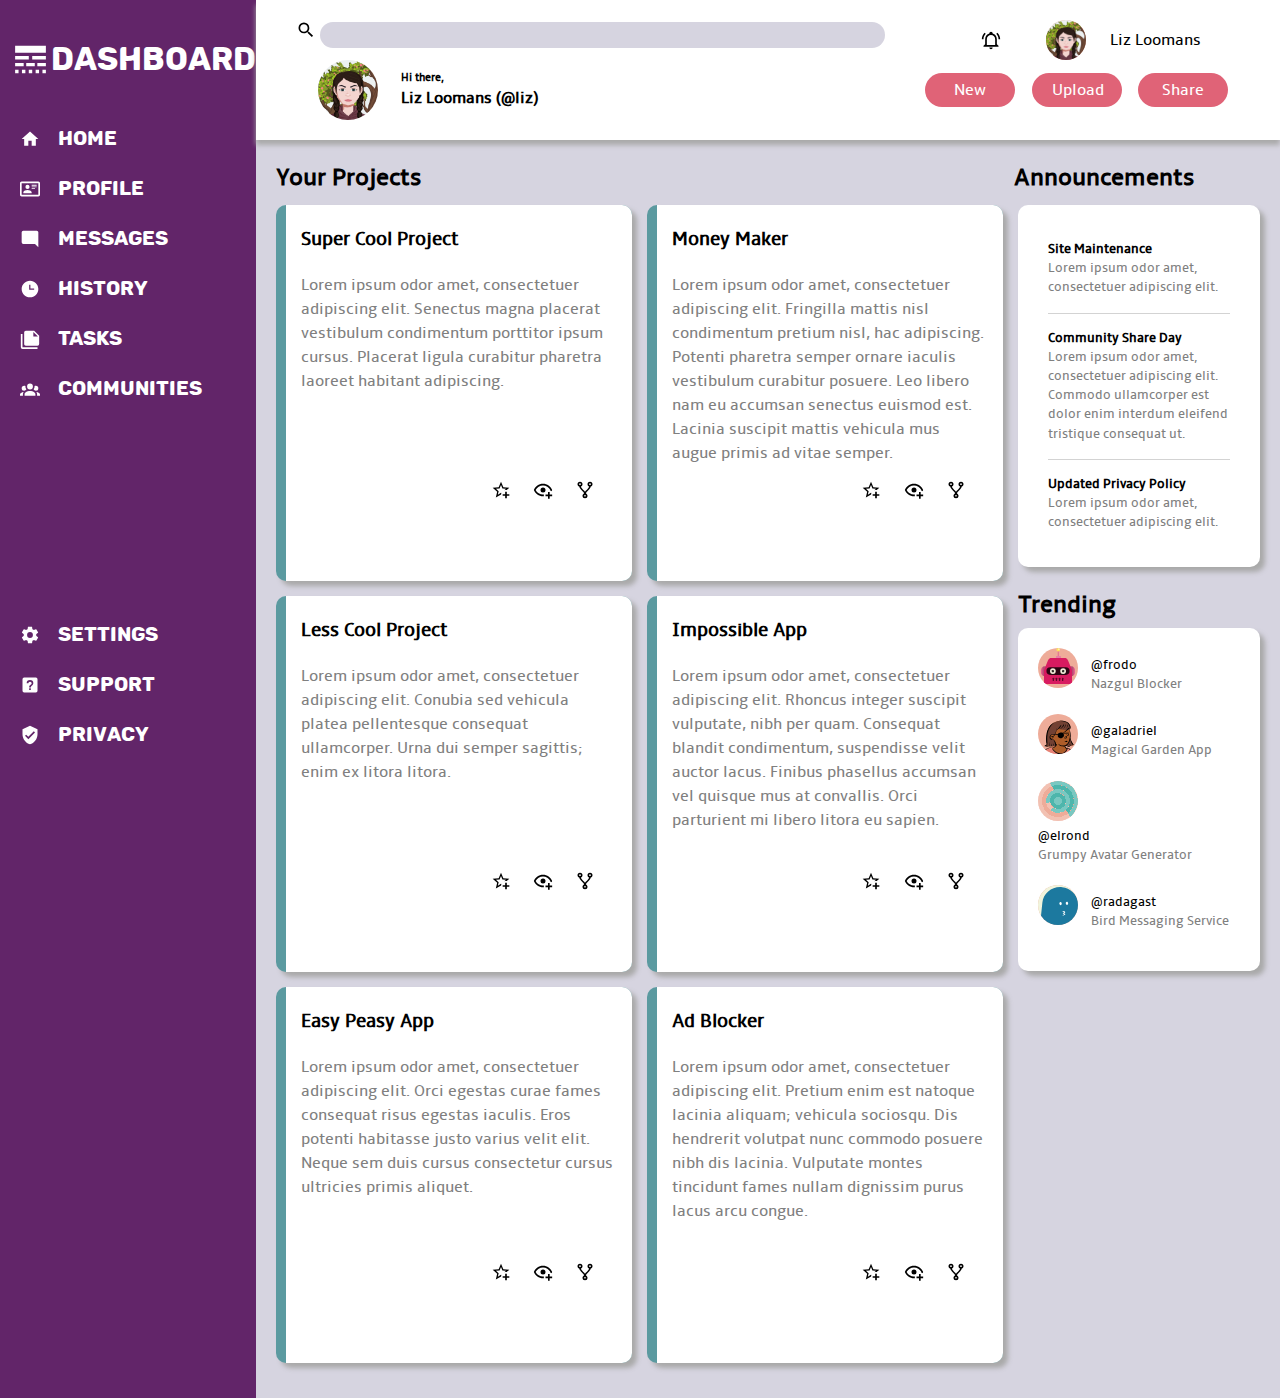
<file: index.html>
<!DOCTYPE html>
<html lang="en">
<head>
    <meta charset="UTF-8">
    <meta name="viewport" content="width=device-width, initial-scale=1.0">
    <link rel="stylesheet" href="comeau-reset.css" />
    <link rel="stylesheet" href="styles.css" />
    <title>Dashboard</title>
</head>
<body>
    <div id="container">
        <div id="header">
            <div id="search-row">
                <div id="search">
                    <img id="magnify" class="icon" src="media/magnify.svg" />
                    <input type="search" />
                </div>
                <div id="user-info">
                    <img id="notification-bell" class="icon" src="media/bell-ring-outline.svg" />
                    <img class="icon avatar" src="media/LizAvatar.png" />
                    <div id="username">Liz Loomans</div>
                </div>
            </div>
            <div id="welcome-row">
                <img class="avatar" src="media/LizAvatar.png" />
                <div id="greeting">
                    <h6>Hi there,</h6>
                    <h4>Liz Loomans (@liz)</h4>
                </div>
                <div id="buttons">
                    <button>New</button>
                    <button>Upload</button>
                    <button>Share</button>
                </div>
            </div>
        </div>
        <div id="sidebar">
            <div id="logo-banner">
                <img id="logo" src="media/format-line-style.svg" />
                <div>Dashboard</div>
            </div>
            <div id="main-menu">
                <ul>
                    <li><img class="icon" src="media/home.svg" />Home</li>
                    <li><img class="icon" src="media/card-account-details-outline.svg" />Profile</li>
                    <li><img class="icon" src="media/message-reply.svg" />Messages</li>
                    <li><img class="icon" src="media/clock-time-three.svg" />History</li>
                    <li><img class="icon" src="media/note-multiple.svg" />Tasks</li>
                    <li><img class="icon" src="media/account-group.svg" />Communities</li>
                </ul>
            </div>
            <div id="settings-menu">
                <ul>
                    <li><img class="icon" src="media/cog.svg" />Settings</li>
                    <li><img class="icon" src="media/help-box.svg" />Support</li>
                    <li><img class="icon" src="media/shield-check.svg" />Privacy</li>
                </ul>
            </div>
        </div>
        <div id="main">
            <div id="headers">
                <h2>Your Projects</h2>
                <h2>Announcements</h2>
            </div>
            <div id="main-column-1">
                <div class="card-edge-box">
                    <div id="card1" class="card">
                        <h3>Super Cool Project</h3>
                        <p>Lorem ipsum odor amet, consectetuer adipiscing elit. Senectus magna placerat vestibulum condimentum porttitor ipsum cursus. Placerat ligula curabitur pharetra laoreet habitant adipiscing.</p>
                        <div class="card-buttons">
                            <img class="icon" src="media/star-plus-outline.svg" />
                            <img class="icon" src="media/eye-plus-outline.svg" />
                            <img class="icon" src="media/source-fork.svg" />
                        </div>
                    </div>
                </div>
                <div class="card-edge-box">
                    <div id="card2" class="card">
                        <h3>Money Maker</h3>
                        <p>Lorem ipsum odor amet, consectetuer adipiscing elit. Fringilla mattis nisl condimentum pretium nisl, hac adipiscing. Potenti pharetra semper ornare iaculis vestibulum curabitur posuere. Leo libero nam eu accumsan senectus euismod est. Lacinia suscipit mattis vehicula mus augue primis ad vitae semper.</p>
                        <div class="card-buttons">
                            <img class="icon" src="media/star-plus-outline.svg" />
                            <img class="icon" src="media/eye-plus-outline.svg" />
                            <img class="icon" src="media/source-fork.svg" />
                        </div>
                    </div>
                </div>
                <div class="card-edge-box">
                    <div id="card3" class="card">
                        <h3>Less Cool Project</h3>
                        <p>Lorem ipsum odor amet, consectetuer adipiscing elit. Conubia sed vehicula platea pellentesque consequat ullamcorper. Urna dui semper sagittis; enim ex litora litora.</p>
                        <div class="card-buttons">
                            <img class="icon" src="media/star-plus-outline.svg" />
                            <img class="icon" src="media/eye-plus-outline.svg" />
                            <img class="icon" src="media/source-fork.svg" />
                        </div>
                    </div>
                </div>
                <div class="card-edge-box">
                    <div id="card4" class="card">
                        <h3>Impossible App</h3>
                        <p>Lorem ipsum odor amet, consectetuer adipiscing elit. Rhoncus integer suscipit vulputate, nibh per quam. Consequat blandit condimentum, suspendisse velit auctor lacus. Finibus phasellus accumsan vel quisque mus at convallis. Orci parturient mi libero litora eu sapien.</p>
                        <div class="card-buttons">
                            <img class="icon" src="media/star-plus-outline.svg" />
                            <img class="icon" src="media/eye-plus-outline.svg" />
                            <img class="icon" src="media/source-fork.svg" />
                        </div>
                    </div>
                </div>
                <div class="card-edge-box">
                    <div id="card5" class="card">
                        <h3>Easy Peasy App</h3>
                        <p>Lorem ipsum odor amet, consectetuer adipiscing elit. Orci egestas curae fames consequat risus egestas iaculis. Eros potenti habitasse justo varius velit elit. Neque sem duis cursus consectetur cursus ultricies primis aliquet.</p>
                        <div class="card-buttons">
                            <img class="icon" src="media/star-plus-outline.svg" />
                            <img class="icon" src="media/eye-plus-outline.svg" />
                            <img class="icon" src="media/source-fork.svg" />
                        </div>
                    </div>
                </div>
                <div class="card-edge-box">
                    <div id="card6" class="card">
                        <h3>Ad Blocker</h3>
                        <p>Lorem ipsum odor amet, consectetuer adipiscing elit. Pretium enim est natoque lacinia aliquam; vehicula sociosqu. Dis hendrerit volutpat nunc commodo posuere nibh dis lacinia. Vulputate montes tincidunt fames nullam dignissim purus lacus arcu congue.</p>
                        <div class="card-buttons">
                            <img class="icon" src="media/star-plus-outline.svg" />
                            <img class="icon" src="media/eye-plus-outline.svg" />
                            <img class="icon" src="media/source-fork.svg" />
                        </div>
                    </div>
                </div>
            </div>
            <div id="main-column-2">
                <div id="announcements">
                    <div class="announcement-card">
                        <h4>Site Maintenance</h4>
                        <p>Lorem ipsum odor amet, consectetuer adipiscing elit.</p>
                    </div>
                    <div class="announcement-card">
                        <h4>Community Share Day</h4>
                        <p>Lorem ipsum odor amet, consectetuer adipiscing elit. Commodo ullamcorper est dolor enim interdum eleifend tristique consequat ut.</p>
                    </div>
                    <div class="announcement-card">
                        <h4>Updated Privacy Policy</h4>
                        <p>Lorem ipsum odor amet, consectetuer adipiscing elit.</p>
                    </div>
                </div>
                <h2>Trending</h2>
                <div id="trending">
                    <ul>
                        <li>
                            <img class="avatar icon" src="media/bottts-1733345881834.svg" />
                            <div>
                                <div class="username">@frodo</div>
                                <p>Nazgul Blocker</p>
                            </div>
                        </li>
                        <li>
                            <img class="avatar icon" src="media/openPeeps-1733346084584.svg" />
                            <div>
                                <div class="username">@galadriel</div>
                                <p>Magical Garden App</p>
                            </div>
                        </li>
                        <li>
                            <img class="avatar icon" src="media/rings-1733346132453.svg" />
                            <div>
                                <div class="username">@elrond</div>
                                <p>Grumpy Avatar Generator</p>
                            </div>
                        </li>
                        <li>
                            <img class="avatar icon" src="media/thumbs-1733346165287.svg" />
                            <div>
                                <div class="username">@radagast</div>
                                <p>Bird Messaging Service</p>
                            </div>
                        </li>
                    </ul>
                </div>
                
            </div>
        </div>
    </div>
</body>
</html>
</file>
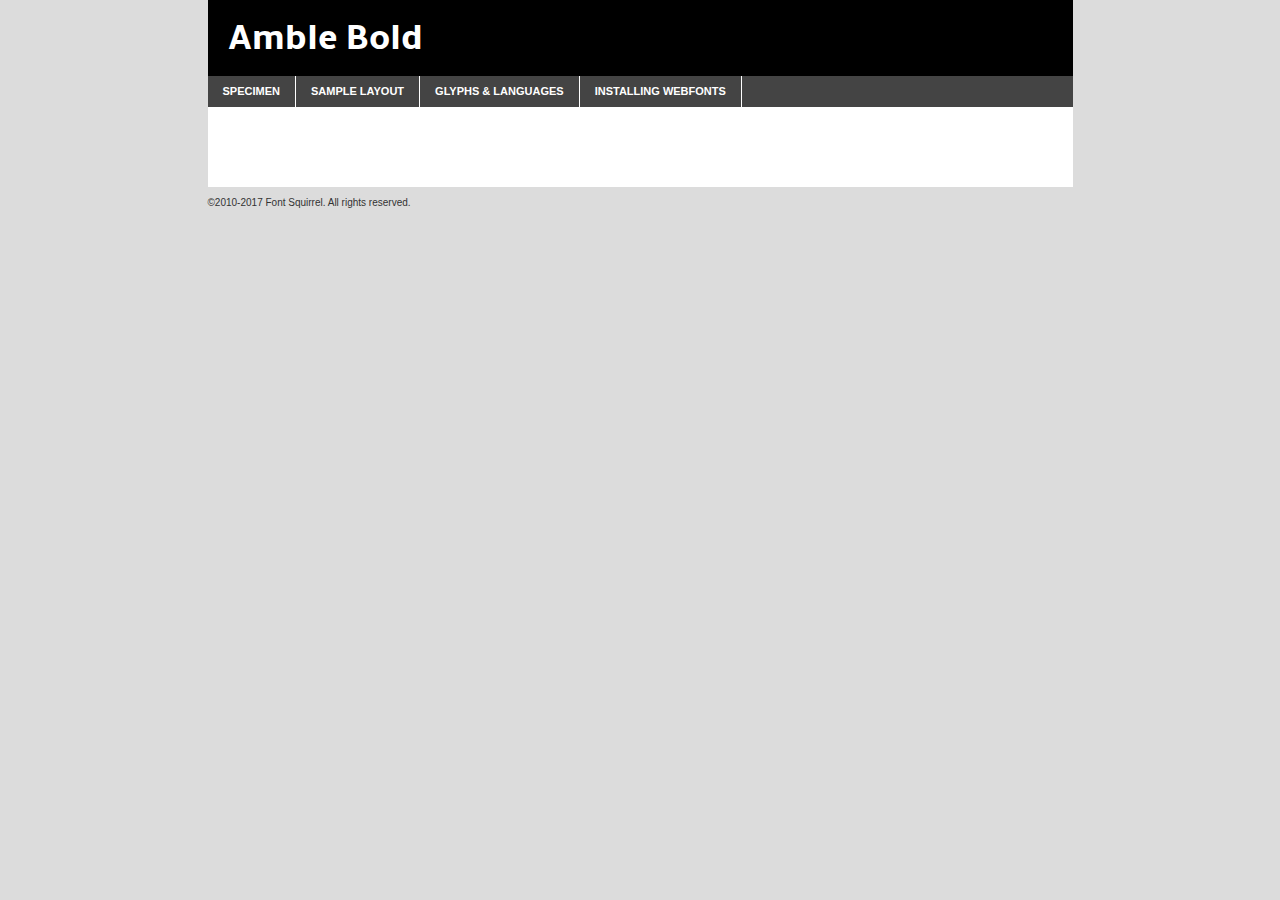
<file: fonts/amble-bold-demo.html>
<!DOCTYPE html PUBLIC "-//W3C//DTD XHTML 1.0 Transitional//EN"
        "http://www.w3.org/TR/xhtml1/DTD/xhtml1-transitional.dtd">

<html xmlns="http://www.w3.org/1999/xhtml" xml:lang="en" lang="en">
<head>
    <meta http-equiv="Content-Type" content="text/html; charset=utf-8"/>
    <script src="http://ajax.googleapis.com/ajax/libs/jquery/1.7.2/jquery.min.js" type="text/javascript" charset="utf-8"></script>
    <script type="text/javascript">
		(function($) {
			$.fn.easyTabs = function(option) {
				var param = jQuery.extend({ fadeSpeed: 'fast', defaultContent: 1, activeClass: 'active' }, option);
				$(this).each(function() {
					var thisId = '#' + this.id;
					if ( param.defaultContent == '' )
					{
						param.defaultContent = 1;
					}
					if ( typeof param.defaultContent == 'number' )
					{
						var defaultTab = $(thisId + ' .tabs li:eq(' + (param.defaultContent - 1) + ') a').attr('href').substr(1);
					}
					else
					{
						var defaultTab = param.defaultContent;
					}
					$(thisId + ' .tabs li a').each(function() {
						var tabToHide = $(this).attr('href').substr(1);
						$('#' + tabToHide).addClass('easytabs-tab-content');
					});
					hideAll();
					changeContent(defaultTab);

					function hideAll() {$(thisId + ' .easytabs-tab-content').hide();}

					function changeContent(tabId)
					{
						hideAll();
						$(thisId + ' .tabs li').removeClass(param.activeClass);
						$(thisId + ' .tabs li a[href=#' + tabId + ']').closest('li').addClass(param.activeClass);
						if ( param.fadeSpeed != 'none' )
						{
							$(thisId + ' #' + tabId).fadeIn(param.fadeSpeed);
						}
						else
						{
							$(thisId + ' #' + tabId).show();
						}
					}

					$(thisId + ' .tabs li').click(function() {
						var tabId = $(this).find('a').attr('href').substr(1);
						changeContent(tabId);
						return false;
					});
				});
			}
		})(jQuery);
    </script>
    <link rel="stylesheet" href="specimen_files/specimen_stylesheet.css" type="text/css" charset="utf-8"/>
    <link rel="stylesheet" href="stylesheet.css" type="text/css" charset="utf-8"/>

    <style type="text/css">
        		body {
			font-family: 'amblebold';
        		}

            </style>

    <title>Amble Bold Specimen</title>


    <script type="text/javascript" charset="utf-8">
		$(document).ready(function() {
			$('#container').easyTabs({ defaultContent: 1 });
		});
    </script>
</head>

<body>
<div id="container">
    <div id="header">
		Amble Bold    </div>
    <ul class="tabs">
        <li><a href="#specimen">Specimen</a></li>
        <li><a href="#layout">Sample Layout</a></li>
		        <li><a href="#glyphs">Glyphs &amp; Languages</a></li>
        <li><a href="#installing">Installing Webfonts</a></li>

    </ul>

    <div id="main_content">


        <div id="specimen">

            <div class="section">
                <div class="grid12 firstcol">
                    <div class="huge">AaBb</div>
                </div>
            </div>

            <div class="section">
                <div class="glyph_range">A&#x200B;B&#x200b;C&#x200b;D&#x200b;E&#x200b;F&#x200b;G&#x200b;H&#x200b;I&#x200b;J&#x200b;K&#x200b;L&#x200b;M&#x200b;N&#x200b;O&#x200b;P&#x200b;Q&#x200b;R&#x200b;S&#x200b;T&#x200b;U&#x200b;V&#x200b;W&#x200b;X&#x200b;Y&#x200b;Z&#x200b;a&#x200b;b&#x200b;c&#x200b;d&#x200b;e&#x200b;f&#x200b;g&#x200b;h&#x200b;i&#x200b;j&#x200b;k&#x200b;l&#x200b;m&#x200b;n&#x200b;o&#x200b;p&#x200b;q&#x200b;r&#x200b;s&#x200b;t&#x200b;u&#x200b;v&#x200b;w&#x200b;x&#x200b;y&#x200b;z&#x200b;1&#x200b;2&#x200b;3&#x200b;4&#x200b;5&#x200b;6&#x200b;7&#x200b;8&#x200b;9&#x200b;0&#x200b;&amp;&#x200b;.&#x200b;,&#x200b;?&#x200b;!&#x200b;&#64;&#x200b;(&#x200b;)&#x200b;#&#x200b;$&#x200b;%&#x200b;*&#x200b;+&#x200b;-&#x200b;=&#x200b;:&#x200b;;</div>
            </div>
            <div class="section">
                <div class="grid12 firstcol">
                    <table class="sample_table">
                        <tr>
                            <td>10</td>
                            <td class="size10">abcdefghijklmnopqrstuvwxyzABCDEFGHIJKLMNOPQRSTUVWXYZ0123456789abcdefghijklmnopqrstuvwxyzABCDEFGHIJKLMNOPQRSTUVWXYZ0123456789abcdefghijklmnopqrstuvwxyzABCDEFGHIJKLMNOPQRSTUVWXYZ</td>
                        </tr>
                        <tr>
                            <td>11</td>
                            <td class="size11">abcdefghijklmnopqrstuvwxyzABCDEFGHIJKLMNOPQRSTUVWXYZ0123456789abcdefghijklmnopqrstuvwxyzABCDEFGHIJKLMNOPQRSTUVWXYZ0123456789abcdefghijklmnopqrstuvwxyzABCDEFGHIJKLMNOPQRSTUVWXYZ</td>
                        </tr>
                        <tr>
                            <td>12</td>
                            <td class="size12">abcdefghijklmnopqrstuvwxyzABCDEFGHIJKLMNOPQRSTUVWXYZ0123456789abcdefghijklmnopqrstuvwxyzABCDEFGHIJKLMNOPQRSTUVWXYZ0123456789abcdefghijklmnopqrstuvwxyzABCDEFGHIJKLMNOPQRSTUVWXYZ</td>
                        </tr>
                        <tr>
                            <td>13</td>
                            <td class="size13">abcdefghijklmnopqrstuvwxyzABCDEFGHIJKLMNOPQRSTUVWXYZ0123456789abcdefghijklmnopqrstuvwxyzABCDEFGHIJKLMNOPQRSTUVWXYZ0123456789abcdefghijklmnopqrstuvwxyzABCDEFGHIJKLMNOPQRSTUVWXYZ</td>
                        </tr>
                        <tr>
                            <td>14</td>
                            <td class="size14">abcdefghijklmnopqrstuvwxyzABCDEFGHIJKLMNOPQRSTUVWXYZ0123456789abcdefghijklmnopqrstuvwxyzABCDEFGHIJKLMNOPQRSTUVWXYZ0123456789abcdefghijklmnopqrstuvwxyzABCDEFGHIJKLMNOPQRSTUVWXYZ</td>
                        </tr>
                        <tr>
                            <td>16</td>
                            <td class="size16">abcdefghijklmnopqrstuvwxyzABCDEFGHIJKLMNOPQRSTUVWXYZ0123456789abcdefghijklmnopqrstuvwxyzABCDEFGHIJKLMNOPQRSTUVWXYZ</td>
                        </tr>
                        <tr>
                            <td>18</td>
                            <td class="size18">abcdefghijklmnopqrstuvwxyzABCDEFGHIJKLMNOPQRSTUVWXYZ0123456789abcdefghijklmnopqrstuvwxyzABCDEFGHIJKLMNOPQRSTUVWXYZ</td>
                        </tr>
                        <tr>
                            <td>20</td>
                            <td class="size20">abcdefghijklmnopqrstuvwxyzABCDEFGHIJKLMNOPQRSTUVWXYZ0123456789abcdefghijklmnopqrstuvwxyzABCDEFGHIJKLMNOPQRSTUVWXYZ</td>
                        </tr>
                        <tr>
                            <td>24</td>
                            <td class="size24">abcdefghijklmnopqrstuvwxyzABCDEFGHIJKLMNOPQRSTUVWXYZ0123456789abcdefghijklmnopqrstuvwxyzABCDEFGHIJKLMNOPQRSTUVWXYZ</td>
                        </tr>
                        <tr>
                            <td>30</td>
                            <td class="size30">abcdefghijklmnopqrstuvwxyzABCDEFGHIJKLMNOPQRSTUVWXYZ0123456789abcdefghijklmnopqrstuvwxyzABCDEFGHIJKLMNOPQRSTUVWXYZ</td>
                        </tr>
                        <tr>
                            <td>36</td>
                            <td class="size36">abcdefghijklmnopqrstuvwxyzABCDEFGHIJKLMNOPQRSTUVWXYZ0123456789abcdefghijklmnopqrstuvwxyzABCDEFGHIJKLMNOPQRSTUVWXYZ</td>
                        </tr>
                        <tr>
                            <td>48</td>
                            <td class="size48">abcdefghijklmnopqrstuvwxyzABCDEFGHIJKLMNOPQRSTUVWXYZ0123456789abcdefghijklmnopqrstuvwxyzABCDEFGHIJKLMNOPQRSTUVWXYZ</td>
                        </tr>
                        <tr>
                            <td>60</td>
                            <td class="size60">abcdefghijklmnopqrstuvwxyzABCDEFGHIJKLMNOPQRSTUVWXYZ0123456789abcdefghijklmnopqrstuvwxyzABCDEFGHIJKLMNOPQRSTUVWXYZ</td>
                        </tr>
                        <tr>
                            <td>72</td>
                            <td class="size72">abcdefghijklmnopqrstuvwxyzABCDEFGHIJKLMNOPQRSTUVWXYZ0123456789abcdefghijklmnopqrstuvwxyzABCDEFGHIJKLMNOPQRSTUVWXYZ</td>
                        </tr>
                        <tr>
                            <td>90</td>
                            <td class="size90">abcdefghijklmnopqrstuvwxyzABCDEFGHIJKLMNOPQRSTUVWXYZ0123456789abcdefghijklmnopqrstuvwxyzABCDEFGHIJKLMNOPQRSTUVWXYZ</td>
                        </tr>
                    </table>

                </div>

            </div>


            <div class="section" id="bodycomparison">


                <div id="xheight">
                    <div class="fontbody">&#x25FC;&#x25FC;&#x25FC;&#x25FC;&#x25FC;&#x25FC;&#x25FC;&#x25FC;&#x25FC;&#x25FC;&#x25FC;&#x25FC;&#x25FC;&#x25FC;&#x25FC;&#x25FC;&#x25FC;&#x25FC;&#x25FC;&#x25FC;&#x25FC;&#x25FC;&#x25FC;&#x25FC;&#x25FC;&#x25FC;&#x25FC;&#x25FC;&#x25FC;&#x25FC;&#x25FC;&#x25FC;&#x25FC;&#x25FC;&#x25FC;&#x25FC;&#x25FC;&#x25FC;&#x25FC;&#x25FC;&#x25FC;&#x25FC;&#x25FC;&#x25FC;&#x25FC;&#x25FC;&#x25FC;&#x25FC;&#x25FC;&#x25FC;&#x25FC;&#x25FC;&#x25FC;&#x25FC;&#x25FC;&#x25FC;&#x25FC;&#x25FC;&#x25FC;&#x25FC;&#x25FC;&#x25FC;&#x25FC;&#x25FC;&#x25FC;&#x25FC;&#x25FC;&#x25FC;&#x25FC;&#x25FC;&#x25FC;&#x25FC;&#x25FC;&#x25FC;&#x25FC;&#x25FC;&#x25FC;&#x25FC;&#x25FC;&#x25FC;&#x25FC;&#x25FC;&#x25FC;&#x25FC;&#x25FC;&#x25FC;&#x25FC;&#x25FC;&#x25FC;&#x25FC;&#x25FC;&#x25FC;&#x25FC;&#x25FC;&#x25FC;&#x25FC;&#x25FC;&#x25FC;&#x25FC;body</div>
                    <div class="arialbody">body</div>
                    <div class="verdanabody">body</div>
                    <div class="georgiabody">body</div>
                </div>
                <div class="fontbody" style="z-index:1">
                    body<span>Amble Bold</span>
                </div>
                <div class="arialbody" style="z-index:1">
                    body<span>Arial</span>
                </div>
                <div class="verdanabody" style="z-index:1">
                    body<span>Verdana</span>
                </div>
                <div class="georgiabody" style="z-index:1">
                    body<span>Georgia</span>
                </div>


            </div>


            <div class="section psample psample_row1" id="">

                <div class="grid2 firstcol">
                    <p class="size10"><span>10.</span>Aenean lacinia bibendum nulla sed consectetur. Fusce dapibus, tellus ac cursus commodo, tortor mauris condimentum nibh, ut fermentum massa justo sit amet risus. Nullam id dolor id nibh ultricies vehicula ut id elit. Cum sociis natoque penatibus et magnis dis parturient montes, nascetur ridiculus mus. Nulla vitae elit libero, a pharetra augue.</p>

                </div>
                <div class="grid3">
                    <p class="size11"><span>11.</span>Aenean lacinia bibendum nulla sed consectetur. Fusce dapibus, tellus ac cursus commodo, tortor mauris condimentum nibh, ut fermentum massa justo sit amet risus. Nullam id dolor id nibh ultricies vehicula ut id elit. Cum sociis natoque penatibus et magnis dis parturient montes, nascetur ridiculus mus. Nulla vitae elit libero, a pharetra augue.</p>

                </div>
                <div class="grid3">
                    <p class="size12"><span>12.</span>Aenean lacinia bibendum nulla sed consectetur. Fusce dapibus, tellus ac cursus commodo, tortor mauris condimentum nibh, ut fermentum massa justo sit amet risus. Nullam id dolor id nibh ultricies vehicula ut id elit. Cum sociis natoque penatibus et magnis dis parturient montes, nascetur ridiculus mus. Nulla vitae elit libero, a pharetra augue.</p>

                </div>
                <div class="grid4">
                    <p class="size13"><span>13.</span>Aenean lacinia bibendum nulla sed consectetur. Fusce dapibus, tellus ac cursus commodo, tortor mauris condimentum nibh, ut fermentum massa justo sit amet risus. Nullam id dolor id nibh ultricies vehicula ut id elit. Cum sociis natoque penatibus et magnis dis parturient montes, nascetur ridiculus mus. Nulla vitae elit libero, a pharetra augue.</p>

                </div>
                <div class="white_blend"></div>

            </div>
            <div class="section psample psample_row2" id="">
                <div class="grid3 firstcol">
                    <p class="size14"><span>14.</span>Aenean lacinia bibendum nulla sed consectetur. Fusce dapibus, tellus ac cursus commodo, tortor mauris condimentum nibh, ut fermentum massa justo sit amet risus. Nullam id dolor id nibh ultricies vehicula ut id elit. Cum sociis natoque penatibus et magnis dis parturient montes, nascetur ridiculus mus. Nulla vitae elit libero, a pharetra augue.</p>

                </div>
                <div class="grid4">
                    <p class="size16"><span>16.</span>Aenean lacinia bibendum nulla sed consectetur. Fusce dapibus, tellus ac cursus commodo, tortor mauris condimentum nibh, ut fermentum massa justo sit amet risus. Nullam id dolor id nibh ultricies vehicula ut id elit. Cum sociis natoque penatibus et magnis dis parturient montes, nascetur ridiculus mus. Nulla vitae elit libero, a pharetra augue.</p>

                </div>
                <div class="grid5">
                    <p class="size18"><span>18.</span>Aenean lacinia bibendum nulla sed consectetur. Fusce dapibus, tellus ac cursus commodo, tortor mauris condimentum nibh, ut fermentum massa justo sit amet risus. Nullam id dolor id nibh ultricies vehicula ut id elit. Cum sociis natoque penatibus et magnis dis parturient montes, nascetur ridiculus mus. Nulla vitae elit libero, a pharetra augue.</p>

                </div>

                <div class="white_blend"></div>

            </div>

            <div class="section psample psample_row3" id="">
                <div class="grid5 firstcol">
                    <p class="size20"><span>20.</span>Aenean lacinia bibendum nulla sed consectetur. Fusce dapibus, tellus ac cursus commodo, tortor mauris condimentum nibh, ut fermentum massa justo sit amet risus. Nullam id dolor id nibh ultricies vehicula ut id elit. Cum sociis natoque penatibus et magnis dis parturient montes, nascetur ridiculus mus. Nulla vitae elit libero, a pharetra augue.</p>
                </div>
                <div class="grid7">
                    <p class="size24"><span>24.</span>Aenean lacinia bibendum nulla sed consectetur. Fusce dapibus, tellus ac cursus commodo, tortor mauris condimentum nibh, ut fermentum massa justo sit amet risus. Nullam id dolor id nibh ultricies vehicula ut id elit. Cum sociis natoque penatibus et magnis dis parturient montes, nascetur ridiculus mus. Nulla vitae elit libero, a pharetra augue.</p>
                </div>

                <div class="white_blend"></div>

            </div>

            <div class="section psample psample_row4" id="">
                <div class="grid12 firstcol">
                    <p class="size30"><span>30.</span>Aenean lacinia bibendum nulla sed consectetur. Fusce dapibus, tellus ac cursus commodo, tortor mauris condimentum nibh, ut fermentum massa justo sit amet risus. Nullam id dolor id nibh ultricies vehicula ut id elit. Cum sociis natoque penatibus et magnis dis parturient montes, nascetur ridiculus mus. Nulla vitae elit libero, a pharetra augue.</p>
                </div>
                <div class="white_blend"></div>

            </div>


            <div class="section psample psample_row1 fullreverse">
                <div class="grid2 firstcol">
                    <p class="size10"><span>10.</span>Aenean lacinia bibendum nulla sed consectetur. Fusce dapibus, tellus ac cursus commodo, tortor mauris condimentum nibh, ut fermentum massa justo sit amet risus. Nullam id dolor id nibh ultricies vehicula ut id elit. Cum sociis natoque penatibus et magnis dis parturient montes, nascetur ridiculus mus. Nulla vitae elit libero, a pharetra augue.</p>

                </div>
                <div class="grid3">
                    <p class="size11"><span>11.</span>Aenean lacinia bibendum nulla sed consectetur. Fusce dapibus, tellus ac cursus commodo, tortor mauris condimentum nibh, ut fermentum massa justo sit amet risus. Nullam id dolor id nibh ultricies vehicula ut id elit. Cum sociis natoque penatibus et magnis dis parturient montes, nascetur ridiculus mus. Nulla vitae elit libero, a pharetra augue.</p>

                </div>
                <div class="grid3">
                    <p class="size12"><span>12.</span>Aenean lacinia bibendum nulla sed consectetur. Fusce dapibus, tellus ac cursus commodo, tortor mauris condimentum nibh, ut fermentum massa justo sit amet risus. Nullam id dolor id nibh ultricies vehicula ut id elit. Cum sociis natoque penatibus et magnis dis parturient montes, nascetur ridiculus mus. Nulla vitae elit libero, a pharetra augue.</p>

                </div>
                <div class="grid4">
                    <p class="size13"><span>13.</span>Aenean lacinia bibendum nulla sed consectetur. Fusce dapibus, tellus ac cursus commodo, tortor mauris condimentum nibh, ut fermentum massa justo sit amet risus. Nullam id dolor id nibh ultricies vehicula ut id elit. Cum sociis natoque penatibus et magnis dis parturient montes, nascetur ridiculus mus. Nulla vitae elit libero, a pharetra augue.</p>

                </div>
                <div class="black_blend"></div>

            </div>

            <div class="section psample psample_row2 fullreverse">
                <div class="grid3 firstcol">
                    <p class="size14"><span>14.</span>Aenean lacinia bibendum nulla sed consectetur. Fusce dapibus, tellus ac cursus commodo, tortor mauris condimentum nibh, ut fermentum massa justo sit amet risus. Nullam id dolor id nibh ultricies vehicula ut id elit. Cum sociis natoque penatibus et magnis dis parturient montes, nascetur ridiculus mus. Nulla vitae elit libero, a pharetra augue.</p>

                </div>
                <div class="grid4">
                    <p class="size16"><span>16.</span>Aenean lacinia bibendum nulla sed consectetur. Fusce dapibus, tellus ac cursus commodo, tortor mauris condimentum nibh, ut fermentum massa justo sit amet risus. Nullam id dolor id nibh ultricies vehicula ut id elit. Cum sociis natoque penatibus et magnis dis parturient montes, nascetur ridiculus mus. Nulla vitae elit libero, a pharetra augue.</p>

                </div>
                <div class="grid5">
                    <p class="size18"><span>18.</span>Aenean lacinia bibendum nulla sed consectetur. Fusce dapibus, tellus ac cursus commodo, tortor mauris condimentum nibh, ut fermentum massa justo sit amet risus. Nullam id dolor id nibh ultricies vehicula ut id elit. Cum sociis natoque penatibus et magnis dis parturient montes, nascetur ridiculus mus. Nulla vitae elit libero, a pharetra augue.</p>

                </div>
                <div class="black_blend"></div>

            </div>

            <div class="section psample fullreverse psample_row3" id="">
                <div class="grid5 firstcol">
                    <p class="size20"><span>20.</span>Aenean lacinia bibendum nulla sed consectetur. Fusce dapibus, tellus ac cursus commodo, tortor mauris condimentum nibh, ut fermentum massa justo sit amet risus. Nullam id dolor id nibh ultricies vehicula ut id elit. Cum sociis natoque penatibus et magnis dis parturient montes, nascetur ridiculus mus. Nulla vitae elit libero, a pharetra augue.</p>
                </div>
                <div class="grid7">
                    <p class="size24"><span>24.</span>Aenean lacinia bibendum nulla sed consectetur. Fusce dapibus, tellus ac cursus commodo, tortor mauris condimentum nibh, ut fermentum massa justo sit amet risus. Nullam id dolor id nibh ultricies vehicula ut id elit. Cum sociis natoque penatibus et magnis dis parturient montes, nascetur ridiculus mus. Nulla vitae elit libero, a pharetra augue.</p>
                </div>

                <div class="black_blend"></div>

            </div>

            <div class="section psample fullreverse psample_row4" id="" style="border-bottom: 20px #000 solid;">
                <div class="grid12 firstcol">
                    <p class="size30"><span>30.</span>Aenean lacinia bibendum nulla sed consectetur. Fusce dapibus, tellus ac cursus commodo, tortor mauris condimentum nibh, ut fermentum massa justo sit amet risus. Nullam id dolor id nibh ultricies vehicula ut id elit. Cum sociis natoque penatibus et magnis dis parturient montes, nascetur ridiculus mus. Nulla vitae elit libero, a pharetra augue.</p>
                </div>
                <div class="black_blend"></div>

            </div>


        </div>

        <div id="layout">

            <div class="section">

                <div class="grid12 firstcol">
                    <h1>Lorem Ipsum Dolor</h1>
                    <h2>Etiam porta sem malesuada magna mollis euismod</h2>

                    <p class="byline">By <a href="#link">Aenean Lacinia</a></p>
                </div>
            </div>
            <div class="section">
                <div class="grid8 firstcol">
                    <p class="large">Donec sed odio dui. Morbi leo risus, porta ac consectetur ac, vestibulum at eros. Fusce dapibus, tellus ac cursus commodo, tortor mauris condimentum nibh, ut fermentum massa justo sit amet risus. </p>


                    <h3>Pellentesque ornare sem</h3>

                    <p>Maecenas sed diam eget risus varius blandit sit amet non magna. Maecenas faucibus mollis interdum. Donec ullamcorper nulla non metus auctor fringilla. Nullam id dolor id nibh ultricies vehicula ut id elit. Nullam id dolor id nibh ultricies vehicula ut id elit. </p>

                    <p>Aenean eu leo quam. Pellentesque ornare sem lacinia quam venenatis vestibulum. Lorem ipsum dolor sit amet, consectetur adipiscing elit. Cum sociis natoque penatibus et magnis dis parturient montes, nascetur ridiculus mus. </p>

                    <p>Nulla vitae elit libero, a pharetra augue. Praesent commodo cursus magna, vel scelerisque nisl consectetur et. Aenean lacinia bibendum nulla sed consectetur. </p>

                    <p>Nullam quis risus eget urna mollis ornare vel eu leo. Nullam quis risus eget urna mollis ornare vel eu leo. Maecenas sed diam eget risus varius blandit sit amet non magna. Donec ullamcorper nulla non metus auctor fringilla. </p>

                    <h3>Cras mattis consectetur</h3>

                    <p>Aenean eu leo quam. Pellentesque ornare sem lacinia quam venenatis vestibulum. Aenean lacinia bibendum nulla sed consectetur. Integer posuere erat a ante venenatis dapibus posuere velit aliquet. Cras mattis consectetur purus sit amet fermentum. </p>

                    <p>Nullam id dolor id nibh ultricies vehicula ut id elit. Nullam quis risus eget urna mollis ornare vel eu leo. Cras mattis consectetur purus sit amet fermentum.</p>
                </div>

                <div class="grid4 sidebar">

                    <div class="box reverse">
                        <p class="last">Nullam quis risus eget urna mollis ornare vel eu leo. Donec ullamcorper nulla non metus auctor fringilla. Cras mattis consectetur purus sit amet fermentum. Sed posuere consectetur est at lobortis. Lorem ipsum dolor sit amet, consectetur adipiscing elit. </p>
                    </div>

                    <p class="caption">Maecenas sed diam eget risus varius.</p>

                    <p>Vestibulum id ligula porta felis euismod semper. Integer posuere erat a ante venenatis dapibus posuere velit aliquet. Vestibulum id ligula porta felis euismod semper. Sed posuere consectetur est at lobortis. Maecenas sed diam eget risus varius blandit sit amet non magna. Fusce dapibus, tellus ac cursus commodo, tortor mauris condimentum nibh, ut fermentum massa justo sit amet risus. </p>


                    <p>Duis mollis, est non commodo luctus, nisi erat porttitor ligula, eget lacinia odio sem nec elit. Aenean lacinia bibendum nulla sed consectetur. Vivamus sagittis lacus vel augue laoreet rutrum faucibus dolor auctor. Aenean lacinia bibendum nulla sed consectetur. Nullam quis risus eget urna mollis ornare vel eu leo. </p>

                    <p>Praesent commodo cursus magna, vel scelerisque nisl consectetur et. Donec ullamcorper nulla non metus auctor fringilla. Maecenas faucibus mollis interdum. Fusce dapibus, tellus ac cursus commodo, tortor mauris condimentum nibh, ut fermentum massa justo sit amet risus. </p>

                </div>
            </div>

        </div>


		

        <div id="glyphs">
            <div class="section">
                <div class="grid12 firstcol">

                    <h1>Language Support</h1>
                    <p>The subset of Amble Bold in this kit supports the following languages:<br/>

						Albanian, Basque, Breton, Chamorro, Danish, Dutch, English, Faroese, Finnish, French, Frisian, Galician, German, Icelandic, Italian, Malagasy, Norwegian, Portuguese, Spanish, Alsatian, Aragonese, Arapaho, Arrernte, Asturian, Aymara, Bislama, Cebuano, Corsican, Fijian, French_creole, Genoese, Gilbertese, Greenlandic, Haitian_creole, Hiligaynon, Hmong, Hopi, Ibanag, Iloko_ilokano, Indonesian, Interglossa_glosa, Interlingua, Irish_gaelic, Jerriais, Lojban, Lombard, Luxembourgeois, Manx, Mohawk, Norfolk_pitcairnese, Occitan, Oromo, Pangasinan, Papiamento, Piedmontese, Potawatomi, Rhaeto-romance, Romansh, Rotokas, Sami_lule, Samoan, Sardinian, Scots_gaelic, Seychelles_creole, Shona, Sicilian, Somali, Southern_ndebele, Swahili, Swati_swazi, Tagalog_filipino_pilipino, Tetum, Tok_pisin, Uyghur_latinized, Volapuk, Walloon, Warlpiri, Xhosa, Yapese, Zulu, Latinbasic, Ubasic, Demo                    </p>
                    <h1>Glyph Chart</h1>
                    <p>The subset of Amble Bold in this kit includes all the glyphs listed below. Unicode entities are included above each glyph to help you insert individual characters into your layout.</p>
                    <div id="glyph_chart">

																				                                <div><p>&amp;#13;</p>&#13;</div>
																				                                <div><p>&amp;#32;</p>&#32;</div>
																				                                <div><p>&amp;#33;</p>&#33;</div>
																				                                <div><p>&amp;#34;</p>&#34;</div>
																				                                <div><p>&amp;#35;</p>&#35;</div>
																				                                <div><p>&amp;#36;</p>&#36;</div>
																				                                <div><p>&amp;#37;</p>&#37;</div>
																				                                <div><p>&amp;#38;</p>&#38;</div>
																				                                <div><p>&amp;#39;</p>&#39;</div>
																				                                <div><p>&amp;#40;</p>&#40;</div>
																				                                <div><p>&amp;#41;</p>&#41;</div>
																				                                <div><p>&amp;#42;</p>&#42;</div>
																				                                <div><p>&amp;#43;</p>&#43;</div>
																				                                <div><p>&amp;#44;</p>&#44;</div>
																				                                <div><p>&amp;#45;</p>&#45;</div>
																				                                <div><p>&amp;#46;</p>&#46;</div>
																				                                <div><p>&amp;#47;</p>&#47;</div>
																				                                <div><p>&amp;#48;</p>&#48;</div>
																				                                <div><p>&amp;#49;</p>&#49;</div>
																				                                <div><p>&amp;#50;</p>&#50;</div>
																				                                <div><p>&amp;#51;</p>&#51;</div>
																				                                <div><p>&amp;#52;</p>&#52;</div>
																				                                <div><p>&amp;#53;</p>&#53;</div>
																				                                <div><p>&amp;#54;</p>&#54;</div>
																				                                <div><p>&amp;#55;</p>&#55;</div>
																				                                <div><p>&amp;#56;</p>&#56;</div>
																				                                <div><p>&amp;#57;</p>&#57;</div>
																				                                <div><p>&amp;#58;</p>&#58;</div>
																				                                <div><p>&amp;#59;</p>&#59;</div>
																				                                <div><p>&amp;#60;</p>&#60;</div>
																				                                <div><p>&amp;#61;</p>&#61;</div>
																				                                <div><p>&amp;#62;</p>&#62;</div>
																				                                <div><p>&amp;#63;</p>&#63;</div>
																				                                <div><p>&amp;#64;</p>&#64;</div>
																				                                <div><p>&amp;#65;</p>&#65;</div>
																				                                <div><p>&amp;#66;</p>&#66;</div>
																				                                <div><p>&amp;#67;</p>&#67;</div>
																				                                <div><p>&amp;#68;</p>&#68;</div>
																				                                <div><p>&amp;#69;</p>&#69;</div>
																				                                <div><p>&amp;#70;</p>&#70;</div>
																				                                <div><p>&amp;#71;</p>&#71;</div>
																				                                <div><p>&amp;#72;</p>&#72;</div>
																				                                <div><p>&amp;#73;</p>&#73;</div>
																				                                <div><p>&amp;#74;</p>&#74;</div>
																				                                <div><p>&amp;#75;</p>&#75;</div>
																				                                <div><p>&amp;#76;</p>&#76;</div>
																				                                <div><p>&amp;#77;</p>&#77;</div>
																				                                <div><p>&amp;#78;</p>&#78;</div>
																				                                <div><p>&amp;#79;</p>&#79;</div>
																				                                <div><p>&amp;#80;</p>&#80;</div>
																				                                <div><p>&amp;#81;</p>&#81;</div>
																				                                <div><p>&amp;#82;</p>&#82;</div>
																				                                <div><p>&amp;#83;</p>&#83;</div>
																				                                <div><p>&amp;#84;</p>&#84;</div>
																				                                <div><p>&amp;#85;</p>&#85;</div>
																				                                <div><p>&amp;#86;</p>&#86;</div>
																				                                <div><p>&amp;#87;</p>&#87;</div>
																				                                <div><p>&amp;#88;</p>&#88;</div>
																				                                <div><p>&amp;#89;</p>&#89;</div>
																				                                <div><p>&amp;#90;</p>&#90;</div>
																				                                <div><p>&amp;#91;</p>&#91;</div>
																				                                <div><p>&amp;#92;</p>&#92;</div>
																				                                <div><p>&amp;#93;</p>&#93;</div>
																				                                <div><p>&amp;#94;</p>&#94;</div>
																				                                <div><p>&amp;#95;</p>&#95;</div>
																				                                <div><p>&amp;#96;</p>&#96;</div>
																				                                <div><p>&amp;#97;</p>&#97;</div>
																				                                <div><p>&amp;#98;</p>&#98;</div>
																				                                <div><p>&amp;#99;</p>&#99;</div>
																				                                <div><p>&amp;#100;</p>&#100;</div>
																				                                <div><p>&amp;#101;</p>&#101;</div>
																				                                <div><p>&amp;#102;</p>&#102;</div>
																				                                <div><p>&amp;#103;</p>&#103;</div>
																				                                <div><p>&amp;#104;</p>&#104;</div>
																				                                <div><p>&amp;#105;</p>&#105;</div>
																				                                <div><p>&amp;#106;</p>&#106;</div>
																				                                <div><p>&amp;#107;</p>&#107;</div>
																				                                <div><p>&amp;#108;</p>&#108;</div>
																				                                <div><p>&amp;#109;</p>&#109;</div>
																				                                <div><p>&amp;#110;</p>&#110;</div>
																				                                <div><p>&amp;#111;</p>&#111;</div>
																				                                <div><p>&amp;#112;</p>&#112;</div>
																				                                <div><p>&amp;#113;</p>&#113;</div>
																				                                <div><p>&amp;#114;</p>&#114;</div>
																				                                <div><p>&amp;#115;</p>&#115;</div>
																				                                <div><p>&amp;#116;</p>&#116;</div>
																				                                <div><p>&amp;#117;</p>&#117;</div>
																				                                <div><p>&amp;#118;</p>&#118;</div>
																				                                <div><p>&amp;#119;</p>&#119;</div>
																				                                <div><p>&amp;#120;</p>&#120;</div>
																				                                <div><p>&amp;#121;</p>&#121;</div>
																				                                <div><p>&amp;#122;</p>&#122;</div>
																				                                <div><p>&amp;#123;</p>&#123;</div>
																				                                <div><p>&amp;#124;</p>&#124;</div>
																				                                <div><p>&amp;#125;</p>&#125;</div>
																				                                <div><p>&amp;#126;</p>&#126;</div>
																				                                <div><p>&amp;#160;</p>&#160;</div>
																				                                <div><p>&amp;#161;</p>&#161;</div>
																				                                <div><p>&amp;#162;</p>&#162;</div>
																				                                <div><p>&amp;#163;</p>&#163;</div>
																				                                <div><p>&amp;#164;</p>&#164;</div>
																				                                <div><p>&amp;#165;</p>&#165;</div>
																				                                <div><p>&amp;#166;</p>&#166;</div>
																				                                <div><p>&amp;#167;</p>&#167;</div>
																				                                <div><p>&amp;#168;</p>&#168;</div>
																				                                <div><p>&amp;#169;</p>&#169;</div>
																				                                <div><p>&amp;#170;</p>&#170;</div>
																				                                <div><p>&amp;#171;</p>&#171;</div>
																				                                <div><p>&amp;#172;</p>&#172;</div>
																				                                <div><p>&amp;#173;</p>&#173;</div>
																				                                <div><p>&amp;#174;</p>&#174;</div>
																				                                <div><p>&amp;#175;</p>&#175;</div>
																				                                <div><p>&amp;#176;</p>&#176;</div>
																				                                <div><p>&amp;#177;</p>&#177;</div>
																				                                <div><p>&amp;#178;</p>&#178;</div>
																				                                <div><p>&amp;#179;</p>&#179;</div>
																				                                <div><p>&amp;#180;</p>&#180;</div>
																				                                <div><p>&amp;#181;</p>&#181;</div>
																				                                <div><p>&amp;#182;</p>&#182;</div>
																				                                <div><p>&amp;#183;</p>&#183;</div>
																				                                <div><p>&amp;#184;</p>&#184;</div>
																				                                <div><p>&amp;#185;</p>&#185;</div>
																				                                <div><p>&amp;#186;</p>&#186;</div>
																				                                <div><p>&amp;#187;</p>&#187;</div>
																				                                <div><p>&amp;#188;</p>&#188;</div>
																				                                <div><p>&amp;#189;</p>&#189;</div>
																				                                <div><p>&amp;#190;</p>&#190;</div>
																				                                <div><p>&amp;#191;</p>&#191;</div>
																				                                <div><p>&amp;#192;</p>&#192;</div>
																				                                <div><p>&amp;#193;</p>&#193;</div>
																				                                <div><p>&amp;#194;</p>&#194;</div>
																				                                <div><p>&amp;#195;</p>&#195;</div>
																				                                <div><p>&amp;#196;</p>&#196;</div>
																				                                <div><p>&amp;#197;</p>&#197;</div>
																				                                <div><p>&amp;#198;</p>&#198;</div>
																				                                <div><p>&amp;#199;</p>&#199;</div>
																				                                <div><p>&amp;#200;</p>&#200;</div>
																				                                <div><p>&amp;#201;</p>&#201;</div>
																				                                <div><p>&amp;#202;</p>&#202;</div>
																				                                <div><p>&amp;#203;</p>&#203;</div>
																				                                <div><p>&amp;#204;</p>&#204;</div>
																				                                <div><p>&amp;#205;</p>&#205;</div>
																				                                <div><p>&amp;#206;</p>&#206;</div>
																				                                <div><p>&amp;#207;</p>&#207;</div>
																				                                <div><p>&amp;#208;</p>&#208;</div>
																				                                <div><p>&amp;#209;</p>&#209;</div>
																				                                <div><p>&amp;#210;</p>&#210;</div>
																				                                <div><p>&amp;#211;</p>&#211;</div>
																				                                <div><p>&amp;#212;</p>&#212;</div>
																				                                <div><p>&amp;#213;</p>&#213;</div>
																				                                <div><p>&amp;#214;</p>&#214;</div>
																				                                <div><p>&amp;#215;</p>&#215;</div>
																				                                <div><p>&amp;#216;</p>&#216;</div>
																				                                <div><p>&amp;#217;</p>&#217;</div>
																				                                <div><p>&amp;#218;</p>&#218;</div>
																				                                <div><p>&amp;#219;</p>&#219;</div>
																				                                <div><p>&amp;#220;</p>&#220;</div>
																				                                <div><p>&amp;#221;</p>&#221;</div>
																				                                <div><p>&amp;#222;</p>&#222;</div>
																				                                <div><p>&amp;#223;</p>&#223;</div>
																				                                <div><p>&amp;#224;</p>&#224;</div>
																				                                <div><p>&amp;#225;</p>&#225;</div>
																				                                <div><p>&amp;#226;</p>&#226;</div>
																				                                <div><p>&amp;#227;</p>&#227;</div>
																				                                <div><p>&amp;#228;</p>&#228;</div>
																				                                <div><p>&amp;#229;</p>&#229;</div>
																				                                <div><p>&amp;#230;</p>&#230;</div>
																				                                <div><p>&amp;#231;</p>&#231;</div>
																				                                <div><p>&amp;#232;</p>&#232;</div>
																				                                <div><p>&amp;#233;</p>&#233;</div>
																				                                <div><p>&amp;#234;</p>&#234;</div>
																				                                <div><p>&amp;#235;</p>&#235;</div>
																				                                <div><p>&amp;#236;</p>&#236;</div>
																				                                <div><p>&amp;#237;</p>&#237;</div>
																				                                <div><p>&amp;#238;</p>&#238;</div>
																				                                <div><p>&amp;#239;</p>&#239;</div>
																				                                <div><p>&amp;#240;</p>&#240;</div>
																				                                <div><p>&amp;#241;</p>&#241;</div>
																				                                <div><p>&amp;#242;</p>&#242;</div>
																				                                <div><p>&amp;#243;</p>&#243;</div>
																				                                <div><p>&amp;#244;</p>&#244;</div>
																				                                <div><p>&amp;#245;</p>&#245;</div>
																				                                <div><p>&amp;#246;</p>&#246;</div>
																				                                <div><p>&amp;#247;</p>&#247;</div>
																				                                <div><p>&amp;#248;</p>&#248;</div>
																				                                <div><p>&amp;#249;</p>&#249;</div>
																				                                <div><p>&amp;#250;</p>&#250;</div>
																				                                <div><p>&amp;#251;</p>&#251;</div>
																				                                <div><p>&amp;#252;</p>&#252;</div>
																				                                <div><p>&amp;#253;</p>&#253;</div>
																				                                <div><p>&amp;#254;</p>&#254;</div>
																				                                <div><p>&amp;#255;</p>&#255;</div>
																				                                <div><p>&amp;#338;</p>&#338;</div>
																				                                <div><p>&amp;#339;</p>&#339;</div>
																				                                <div><p>&amp;#376;</p>&#376;</div>
																				                                <div><p>&amp;#710;</p>&#710;</div>
																				                                <div><p>&amp;#732;</p>&#732;</div>
																				                                <div><p>&amp;#8192;</p>&#8192;</div>
																				                                <div><p>&amp;#8193;</p>&#8193;</div>
																				                                <div><p>&amp;#8194;</p>&#8194;</div>
																				                                <div><p>&amp;#8195;</p>&#8195;</div>
																				                                <div><p>&amp;#8196;</p>&#8196;</div>
																				                                <div><p>&amp;#8197;</p>&#8197;</div>
																				                                <div><p>&amp;#8198;</p>&#8198;</div>
																				                                <div><p>&amp;#8199;</p>&#8199;</div>
																				                                <div><p>&amp;#8200;</p>&#8200;</div>
																				                                <div><p>&amp;#8201;</p>&#8201;</div>
																				                                <div><p>&amp;#8202;</p>&#8202;</div>
																				                                <div><p>&amp;#8208;</p>&#8208;</div>
																				                                <div><p>&amp;#8209;</p>&#8209;</div>
																				                                <div><p>&amp;#8210;</p>&#8210;</div>
																				                                <div><p>&amp;#8211;</p>&#8211;</div>
																				                                <div><p>&amp;#8212;</p>&#8212;</div>
																				                                <div><p>&amp;#8216;</p>&#8216;</div>
																				                                <div><p>&amp;#8217;</p>&#8217;</div>
																				                                <div><p>&amp;#8218;</p>&#8218;</div>
																				                                <div><p>&amp;#8220;</p>&#8220;</div>
																				                                <div><p>&amp;#8221;</p>&#8221;</div>
																				                                <div><p>&amp;#8222;</p>&#8222;</div>
																				                                <div><p>&amp;#8226;</p>&#8226;</div>
																				                                <div><p>&amp;#8230;</p>&#8230;</div>
																				                                <div><p>&amp;#8239;</p>&#8239;</div>
																				                                <div><p>&amp;#8249;</p>&#8249;</div>
																				                                <div><p>&amp;#8250;</p>&#8250;</div>
																				                                <div><p>&amp;#8287;</p>&#8287;</div>
																				                                <div><p>&amp;#8364;</p>&#8364;</div>
																				                                <div><p>&amp;#8482;</p>&#8482;</div>
																				                                <div><p>&amp;#9724;</p>&#9724;</div>
																				                                <div><p>&amp;#64257;</p>&#64257;</div>
																				                                <div><p>&amp;#64258;</p>&#64258;</div>
																																													                    </div>
                </div>


            </div>
        </div>


        <div id="specs">

        </div>

        <div id="installing">
            <div class="section">
                <div class="grid7 firstcol">
                    <h1>Installing Webfonts</h1>

                    <p>Webfonts are supported by all major browser platforms but not all in the same way. There are currently four different font formats that must be included in order to target all browsers. This includes TTF, WOFF, EOT and SVG.</p>

                    <h2>1. Upload your webfonts</h2>
                    <p>You must upload your webfont kit to your website. They should be in or near the same directory as your CSS files.</p>

                    <h2>2. Include the webfont stylesheet</h2>
                    <p>A special CSS @font-face declaration helps the various browsers select the appropriate font it needs without causing you a bunch of headaches. Learn more about this syntax by reading the <a href="https://www.fontspring.com/blog/further-hardening-of-the-bulletproof-syntax">Fontspring blog post</a> about it. The code for it is as follows:</p>


                    <code>
                        @font-face{
                        font-family: 'MyWebFont';
                        src: url('WebFont.eot');
                        src: url('WebFont.eot?#iefix') format('embedded-opentype'),
                        url('WebFont.woff') format('woff'),
                        url('WebFont.ttf') format('truetype'),
                        url('WebFont.svg#webfont') format('svg');
                        }
                    </code>

                    <p>We've already gone ahead and generated the code for you. All you have to do is link to the stylesheet in your HTML, like this:</p>
                    <code>&lt;link rel=&quot;stylesheet&quot; href=&quot;stylesheet.css&quot; type=&quot;text/css&quot; charset=&quot;utf-8&quot; /&gt;</code>

                    <h2>3. Modify your own stylesheet</h2>
                    <p>To take advantage of your new fonts, you must tell your stylesheet to use them. Look at the original @font-face declaration above and find the property called "font-family." The name linked there will be what you use to reference the font. Prepend that webfont name to the font stack in the "font-family" property, inside the selector you want to change. For example:</p>
                    <code>p { font-family: 'WebFont', Arial, sans-serif; }</code>

                    <h2>4. Test</h2>
                    <p>Getting webfonts to work cross-browser <em>can</em> be tricky. Use the information in the sidebar to help you if you find that fonts aren't loading in a particular browser.</p>
                </div>

                <div class="grid5 sidebar">
                    <div class="box">
                        <h2>Troubleshooting<br/>Font-Face Problems</h2>
                        <p>Having trouble getting your webfonts to load in your new website? Here are some tips to sort out what might be the problem.</p>

                        <h3>Fonts not showing in any browser</h3>

                        <p>This sounds like you need to work on the plumbing. You either did not upload the fonts to the correct directory, or you did not link the fonts properly in the CSS. If you've confirmed that all this is correct and you still have a problem, take a look at your .htaccess file and see if requests are getting intercepted.</p>

                        <h3>Fonts not loading in iPhone or iPad</h3>

                        <p>The most common problem here is that you are serving the fonts from an IIS server. IIS refuses to serve files that have unknown MIME types. If that is the case, you must set the MIME type for SVG to "image/svg+xml" in the server settings. Follow these instructions from Microsoft if you need help.</p>

                        <h3>Fonts not loading in Firefox</h3>

                        <p>The primary reason for this failure? You are still using a version Firefox older than 3.5. So upgrade already! If that isn't it, then you are very likely serving fonts from a different domain. Firefox requires that all font assets be served from the same domain. Lastly it is possible that you need to add WOFF to your list of MIME types (if you are serving via IIS.)</p>

                        <h3>Fonts not loading in IE</h3>

                        <p>Are you looking at Internet Explorer on an actual Windows machine or are you cheating by using a service like Adobe BrowserLab? Many of these screenshot services do not render @font-face for IE. Best to test it on a real machine.</p>

                        <h3>Fonts not loading in IE9</h3>

                        <p>IE9, like Firefox, requires that fonts be served from the same domain as the website. Make sure that is the case.</p>
                    </div>
                </div>
            </div>

        </div>

    </div>
    <div id="footer">
        <p>&copy;2010-2017 Font Squirrel. All rights reserved.</p>
    </div>
</div>
</body>
</html>
</file>
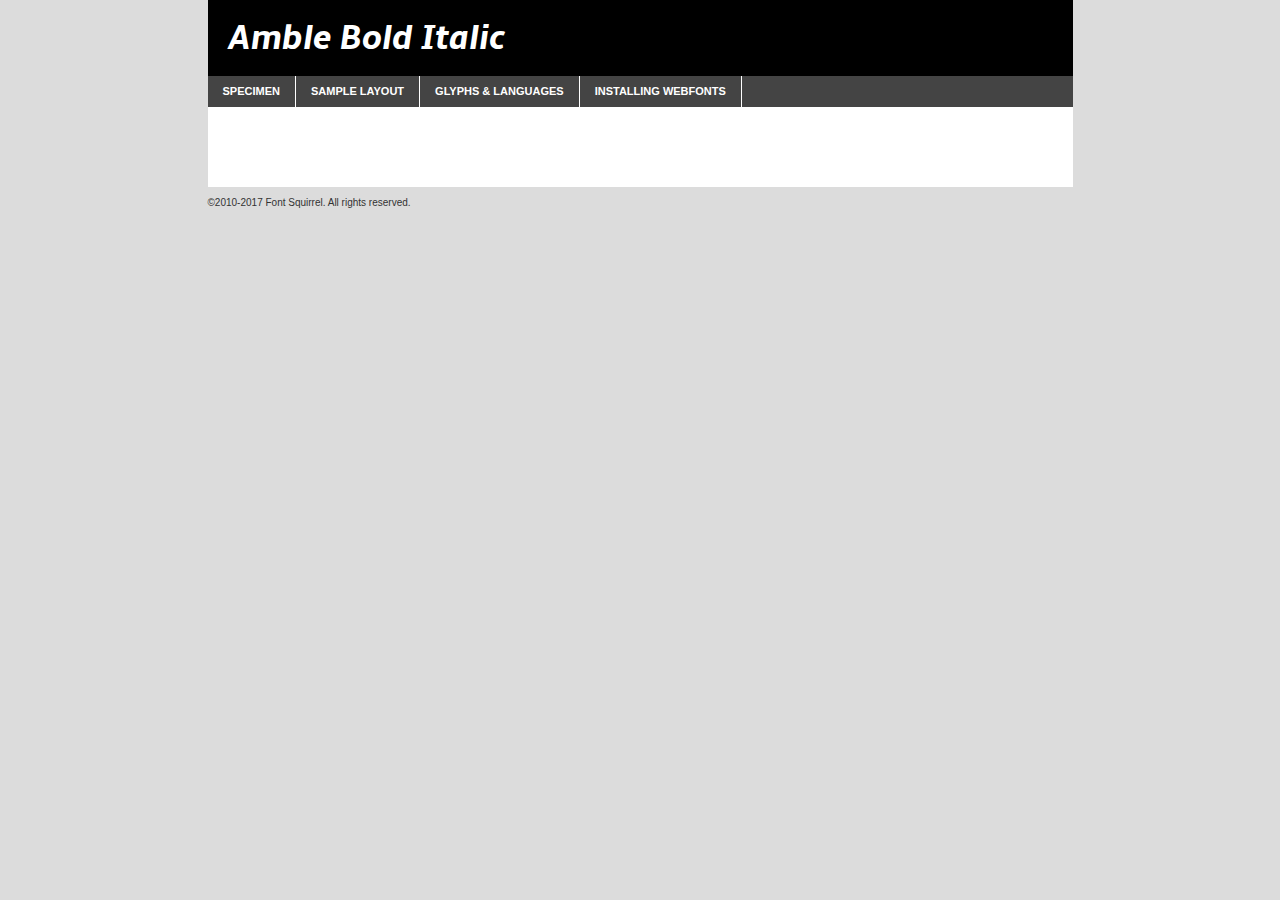
<file: fonts/amble-bolditalic-demo.html>
<!DOCTYPE html PUBLIC "-//W3C//DTD XHTML 1.0 Transitional//EN"
        "http://www.w3.org/TR/xhtml1/DTD/xhtml1-transitional.dtd">

<html xmlns="http://www.w3.org/1999/xhtml" xml:lang="en" lang="en">
<head>
    <meta http-equiv="Content-Type" content="text/html; charset=utf-8"/>
    <script src="http://ajax.googleapis.com/ajax/libs/jquery/1.7.2/jquery.min.js" type="text/javascript" charset="utf-8"></script>
    <script type="text/javascript">
		(function($) {
			$.fn.easyTabs = function(option) {
				var param = jQuery.extend({ fadeSpeed: 'fast', defaultContent: 1, activeClass: 'active' }, option);
				$(this).each(function() {
					var thisId = '#' + this.id;
					if ( param.defaultContent == '' )
					{
						param.defaultContent = 1;
					}
					if ( typeof param.defaultContent == 'number' )
					{
						var defaultTab = $(thisId + ' .tabs li:eq(' + (param.defaultContent - 1) + ') a').attr('href').substr(1);
					}
					else
					{
						var defaultTab = param.defaultContent;
					}
					$(thisId + ' .tabs li a').each(function() {
						var tabToHide = $(this).attr('href').substr(1);
						$('#' + tabToHide).addClass('easytabs-tab-content');
					});
					hideAll();
					changeContent(defaultTab);

					function hideAll() {$(thisId + ' .easytabs-tab-content').hide();}

					function changeContent(tabId)
					{
						hideAll();
						$(thisId + ' .tabs li').removeClass(param.activeClass);
						$(thisId + ' .tabs li a[href=#' + tabId + ']').closest('li').addClass(param.activeClass);
						if ( param.fadeSpeed != 'none' )
						{
							$(thisId + ' #' + tabId).fadeIn(param.fadeSpeed);
						}
						else
						{
							$(thisId + ' #' + tabId).show();
						}
					}

					$(thisId + ' .tabs li').click(function() {
						var tabId = $(this).find('a').attr('href').substr(1);
						changeContent(tabId);
						return false;
					});
				});
			}
		})(jQuery);
    </script>
    <link rel="stylesheet" href="specimen_files/specimen_stylesheet.css" type="text/css" charset="utf-8"/>
    <link rel="stylesheet" href="stylesheet.css" type="text/css" charset="utf-8"/>

    <style type="text/css">
        		body {
			font-family: 'amblebold_italic';
        		}

            </style>

    <title>Amble Bold Italic Specimen</title>


    <script type="text/javascript" charset="utf-8">
		$(document).ready(function() {
			$('#container').easyTabs({ defaultContent: 1 });
		});
    </script>
</head>

<body>
<div id="container">
    <div id="header">
		Amble Bold Italic    </div>
    <ul class="tabs">
        <li><a href="#specimen">Specimen</a></li>
        <li><a href="#layout">Sample Layout</a></li>
		        <li><a href="#glyphs">Glyphs &amp; Languages</a></li>
        <li><a href="#installing">Installing Webfonts</a></li>

    </ul>

    <div id="main_content">


        <div id="specimen">

            <div class="section">
                <div class="grid12 firstcol">
                    <div class="huge">AaBb</div>
                </div>
            </div>

            <div class="section">
                <div class="glyph_range">A&#x200B;B&#x200b;C&#x200b;D&#x200b;E&#x200b;F&#x200b;G&#x200b;H&#x200b;I&#x200b;J&#x200b;K&#x200b;L&#x200b;M&#x200b;N&#x200b;O&#x200b;P&#x200b;Q&#x200b;R&#x200b;S&#x200b;T&#x200b;U&#x200b;V&#x200b;W&#x200b;X&#x200b;Y&#x200b;Z&#x200b;a&#x200b;b&#x200b;c&#x200b;d&#x200b;e&#x200b;f&#x200b;g&#x200b;h&#x200b;i&#x200b;j&#x200b;k&#x200b;l&#x200b;m&#x200b;n&#x200b;o&#x200b;p&#x200b;q&#x200b;r&#x200b;s&#x200b;t&#x200b;u&#x200b;v&#x200b;w&#x200b;x&#x200b;y&#x200b;z&#x200b;1&#x200b;2&#x200b;3&#x200b;4&#x200b;5&#x200b;6&#x200b;7&#x200b;8&#x200b;9&#x200b;0&#x200b;&amp;&#x200b;.&#x200b;,&#x200b;?&#x200b;!&#x200b;&#64;&#x200b;(&#x200b;)&#x200b;#&#x200b;$&#x200b;%&#x200b;*&#x200b;+&#x200b;-&#x200b;=&#x200b;:&#x200b;;</div>
            </div>
            <div class="section">
                <div class="grid12 firstcol">
                    <table class="sample_table">
                        <tr>
                            <td>10</td>
                            <td class="size10">abcdefghijklmnopqrstuvwxyzABCDEFGHIJKLMNOPQRSTUVWXYZ0123456789abcdefghijklmnopqrstuvwxyzABCDEFGHIJKLMNOPQRSTUVWXYZ0123456789abcdefghijklmnopqrstuvwxyzABCDEFGHIJKLMNOPQRSTUVWXYZ</td>
                        </tr>
                        <tr>
                            <td>11</td>
                            <td class="size11">abcdefghijklmnopqrstuvwxyzABCDEFGHIJKLMNOPQRSTUVWXYZ0123456789abcdefghijklmnopqrstuvwxyzABCDEFGHIJKLMNOPQRSTUVWXYZ0123456789abcdefghijklmnopqrstuvwxyzABCDEFGHIJKLMNOPQRSTUVWXYZ</td>
                        </tr>
                        <tr>
                            <td>12</td>
                            <td class="size12">abcdefghijklmnopqrstuvwxyzABCDEFGHIJKLMNOPQRSTUVWXYZ0123456789abcdefghijklmnopqrstuvwxyzABCDEFGHIJKLMNOPQRSTUVWXYZ0123456789abcdefghijklmnopqrstuvwxyzABCDEFGHIJKLMNOPQRSTUVWXYZ</td>
                        </tr>
                        <tr>
                            <td>13</td>
                            <td class="size13">abcdefghijklmnopqrstuvwxyzABCDEFGHIJKLMNOPQRSTUVWXYZ0123456789abcdefghijklmnopqrstuvwxyzABCDEFGHIJKLMNOPQRSTUVWXYZ0123456789abcdefghijklmnopqrstuvwxyzABCDEFGHIJKLMNOPQRSTUVWXYZ</td>
                        </tr>
                        <tr>
                            <td>14</td>
                            <td class="size14">abcdefghijklmnopqrstuvwxyzABCDEFGHIJKLMNOPQRSTUVWXYZ0123456789abcdefghijklmnopqrstuvwxyzABCDEFGHIJKLMNOPQRSTUVWXYZ0123456789abcdefghijklmnopqrstuvwxyzABCDEFGHIJKLMNOPQRSTUVWXYZ</td>
                        </tr>
                        <tr>
                            <td>16</td>
                            <td class="size16">abcdefghijklmnopqrstuvwxyzABCDEFGHIJKLMNOPQRSTUVWXYZ0123456789abcdefghijklmnopqrstuvwxyzABCDEFGHIJKLMNOPQRSTUVWXYZ</td>
                        </tr>
                        <tr>
                            <td>18</td>
                            <td class="size18">abcdefghijklmnopqrstuvwxyzABCDEFGHIJKLMNOPQRSTUVWXYZ0123456789abcdefghijklmnopqrstuvwxyzABCDEFGHIJKLMNOPQRSTUVWXYZ</td>
                        </tr>
                        <tr>
                            <td>20</td>
                            <td class="size20">abcdefghijklmnopqrstuvwxyzABCDEFGHIJKLMNOPQRSTUVWXYZ0123456789abcdefghijklmnopqrstuvwxyzABCDEFGHIJKLMNOPQRSTUVWXYZ</td>
                        </tr>
                        <tr>
                            <td>24</td>
                            <td class="size24">abcdefghijklmnopqrstuvwxyzABCDEFGHIJKLMNOPQRSTUVWXYZ0123456789abcdefghijklmnopqrstuvwxyzABCDEFGHIJKLMNOPQRSTUVWXYZ</td>
                        </tr>
                        <tr>
                            <td>30</td>
                            <td class="size30">abcdefghijklmnopqrstuvwxyzABCDEFGHIJKLMNOPQRSTUVWXYZ0123456789abcdefghijklmnopqrstuvwxyzABCDEFGHIJKLMNOPQRSTUVWXYZ</td>
                        </tr>
                        <tr>
                            <td>36</td>
                            <td class="size36">abcdefghijklmnopqrstuvwxyzABCDEFGHIJKLMNOPQRSTUVWXYZ0123456789abcdefghijklmnopqrstuvwxyzABCDEFGHIJKLMNOPQRSTUVWXYZ</td>
                        </tr>
                        <tr>
                            <td>48</td>
                            <td class="size48">abcdefghijklmnopqrstuvwxyzABCDEFGHIJKLMNOPQRSTUVWXYZ0123456789abcdefghijklmnopqrstuvwxyzABCDEFGHIJKLMNOPQRSTUVWXYZ</td>
                        </tr>
                        <tr>
                            <td>60</td>
                            <td class="size60">abcdefghijklmnopqrstuvwxyzABCDEFGHIJKLMNOPQRSTUVWXYZ0123456789abcdefghijklmnopqrstuvwxyzABCDEFGHIJKLMNOPQRSTUVWXYZ</td>
                        </tr>
                        <tr>
                            <td>72</td>
                            <td class="size72">abcdefghijklmnopqrstuvwxyzABCDEFGHIJKLMNOPQRSTUVWXYZ0123456789abcdefghijklmnopqrstuvwxyzABCDEFGHIJKLMNOPQRSTUVWXYZ</td>
                        </tr>
                        <tr>
                            <td>90</td>
                            <td class="size90">abcdefghijklmnopqrstuvwxyzABCDEFGHIJKLMNOPQRSTUVWXYZ0123456789abcdefghijklmnopqrstuvwxyzABCDEFGHIJKLMNOPQRSTUVWXYZ</td>
                        </tr>
                    </table>

                </div>

            </div>


            <div class="section" id="bodycomparison">


                <div id="xheight">
                    <div class="fontbody">&#x25FC;&#x25FC;&#x25FC;&#x25FC;&#x25FC;&#x25FC;&#x25FC;&#x25FC;&#x25FC;&#x25FC;&#x25FC;&#x25FC;&#x25FC;&#x25FC;&#x25FC;&#x25FC;&#x25FC;&#x25FC;&#x25FC;&#x25FC;&#x25FC;&#x25FC;&#x25FC;&#x25FC;&#x25FC;&#x25FC;&#x25FC;&#x25FC;&#x25FC;&#x25FC;&#x25FC;&#x25FC;&#x25FC;&#x25FC;&#x25FC;&#x25FC;&#x25FC;&#x25FC;&#x25FC;&#x25FC;&#x25FC;&#x25FC;&#x25FC;&#x25FC;&#x25FC;&#x25FC;&#x25FC;&#x25FC;&#x25FC;&#x25FC;&#x25FC;&#x25FC;&#x25FC;&#x25FC;&#x25FC;&#x25FC;&#x25FC;&#x25FC;&#x25FC;&#x25FC;&#x25FC;&#x25FC;&#x25FC;&#x25FC;&#x25FC;&#x25FC;&#x25FC;&#x25FC;&#x25FC;&#x25FC;&#x25FC;&#x25FC;&#x25FC;&#x25FC;&#x25FC;&#x25FC;&#x25FC;&#x25FC;&#x25FC;&#x25FC;&#x25FC;&#x25FC;&#x25FC;&#x25FC;&#x25FC;&#x25FC;&#x25FC;&#x25FC;&#x25FC;&#x25FC;&#x25FC;&#x25FC;&#x25FC;&#x25FC;&#x25FC;&#x25FC;&#x25FC;&#x25FC;&#x25FC;body</div>
                    <div class="arialbody">body</div>
                    <div class="verdanabody">body</div>
                    <div class="georgiabody">body</div>
                </div>
                <div class="fontbody" style="z-index:1">
                    body<span>Amble Bold Italic</span>
                </div>
                <div class="arialbody" style="z-index:1">
                    body<span>Arial</span>
                </div>
                <div class="verdanabody" style="z-index:1">
                    body<span>Verdana</span>
                </div>
                <div class="georgiabody" style="z-index:1">
                    body<span>Georgia</span>
                </div>


            </div>


            <div class="section psample psample_row1" id="">

                <div class="grid2 firstcol">
                    <p class="size10"><span>10.</span>Aenean lacinia bibendum nulla sed consectetur. Fusce dapibus, tellus ac cursus commodo, tortor mauris condimentum nibh, ut fermentum massa justo sit amet risus. Nullam id dolor id nibh ultricies vehicula ut id elit. Cum sociis natoque penatibus et magnis dis parturient montes, nascetur ridiculus mus. Nulla vitae elit libero, a pharetra augue.</p>

                </div>
                <div class="grid3">
                    <p class="size11"><span>11.</span>Aenean lacinia bibendum nulla sed consectetur. Fusce dapibus, tellus ac cursus commodo, tortor mauris condimentum nibh, ut fermentum massa justo sit amet risus. Nullam id dolor id nibh ultricies vehicula ut id elit. Cum sociis natoque penatibus et magnis dis parturient montes, nascetur ridiculus mus. Nulla vitae elit libero, a pharetra augue.</p>

                </div>
                <div class="grid3">
                    <p class="size12"><span>12.</span>Aenean lacinia bibendum nulla sed consectetur. Fusce dapibus, tellus ac cursus commodo, tortor mauris condimentum nibh, ut fermentum massa justo sit amet risus. Nullam id dolor id nibh ultricies vehicula ut id elit. Cum sociis natoque penatibus et magnis dis parturient montes, nascetur ridiculus mus. Nulla vitae elit libero, a pharetra augue.</p>

                </div>
                <div class="grid4">
                    <p class="size13"><span>13.</span>Aenean lacinia bibendum nulla sed consectetur. Fusce dapibus, tellus ac cursus commodo, tortor mauris condimentum nibh, ut fermentum massa justo sit amet risus. Nullam id dolor id nibh ultricies vehicula ut id elit. Cum sociis natoque penatibus et magnis dis parturient montes, nascetur ridiculus mus. Nulla vitae elit libero, a pharetra augue.</p>

                </div>
                <div class="white_blend"></div>

            </div>
            <div class="section psample psample_row2" id="">
                <div class="grid3 firstcol">
                    <p class="size14"><span>14.</span>Aenean lacinia bibendum nulla sed consectetur. Fusce dapibus, tellus ac cursus commodo, tortor mauris condimentum nibh, ut fermentum massa justo sit amet risus. Nullam id dolor id nibh ultricies vehicula ut id elit. Cum sociis natoque penatibus et magnis dis parturient montes, nascetur ridiculus mus. Nulla vitae elit libero, a pharetra augue.</p>

                </div>
                <div class="grid4">
                    <p class="size16"><span>16.</span>Aenean lacinia bibendum nulla sed consectetur. Fusce dapibus, tellus ac cursus commodo, tortor mauris condimentum nibh, ut fermentum massa justo sit amet risus. Nullam id dolor id nibh ultricies vehicula ut id elit. Cum sociis natoque penatibus et magnis dis parturient montes, nascetur ridiculus mus. Nulla vitae elit libero, a pharetra augue.</p>

                </div>
                <div class="grid5">
                    <p class="size18"><span>18.</span>Aenean lacinia bibendum nulla sed consectetur. Fusce dapibus, tellus ac cursus commodo, tortor mauris condimentum nibh, ut fermentum massa justo sit amet risus. Nullam id dolor id nibh ultricies vehicula ut id elit. Cum sociis natoque penatibus et magnis dis parturient montes, nascetur ridiculus mus. Nulla vitae elit libero, a pharetra augue.</p>

                </div>

                <div class="white_blend"></div>

            </div>

            <div class="section psample psample_row3" id="">
                <div class="grid5 firstcol">
                    <p class="size20"><span>20.</span>Aenean lacinia bibendum nulla sed consectetur. Fusce dapibus, tellus ac cursus commodo, tortor mauris condimentum nibh, ut fermentum massa justo sit amet risus. Nullam id dolor id nibh ultricies vehicula ut id elit. Cum sociis natoque penatibus et magnis dis parturient montes, nascetur ridiculus mus. Nulla vitae elit libero, a pharetra augue.</p>
                </div>
                <div class="grid7">
                    <p class="size24"><span>24.</span>Aenean lacinia bibendum nulla sed consectetur. Fusce dapibus, tellus ac cursus commodo, tortor mauris condimentum nibh, ut fermentum massa justo sit amet risus. Nullam id dolor id nibh ultricies vehicula ut id elit. Cum sociis natoque penatibus et magnis dis parturient montes, nascetur ridiculus mus. Nulla vitae elit libero, a pharetra augue.</p>
                </div>

                <div class="white_blend"></div>

            </div>

            <div class="section psample psample_row4" id="">
                <div class="grid12 firstcol">
                    <p class="size30"><span>30.</span>Aenean lacinia bibendum nulla sed consectetur. Fusce dapibus, tellus ac cursus commodo, tortor mauris condimentum nibh, ut fermentum massa justo sit amet risus. Nullam id dolor id nibh ultricies vehicula ut id elit. Cum sociis natoque penatibus et magnis dis parturient montes, nascetur ridiculus mus. Nulla vitae elit libero, a pharetra augue.</p>
                </div>
                <div class="white_blend"></div>

            </div>


            <div class="section psample psample_row1 fullreverse">
                <div class="grid2 firstcol">
                    <p class="size10"><span>10.</span>Aenean lacinia bibendum nulla sed consectetur. Fusce dapibus, tellus ac cursus commodo, tortor mauris condimentum nibh, ut fermentum massa justo sit amet risus. Nullam id dolor id nibh ultricies vehicula ut id elit. Cum sociis natoque penatibus et magnis dis parturient montes, nascetur ridiculus mus. Nulla vitae elit libero, a pharetra augue.</p>

                </div>
                <div class="grid3">
                    <p class="size11"><span>11.</span>Aenean lacinia bibendum nulla sed consectetur. Fusce dapibus, tellus ac cursus commodo, tortor mauris condimentum nibh, ut fermentum massa justo sit amet risus. Nullam id dolor id nibh ultricies vehicula ut id elit. Cum sociis natoque penatibus et magnis dis parturient montes, nascetur ridiculus mus. Nulla vitae elit libero, a pharetra augue.</p>

                </div>
                <div class="grid3">
                    <p class="size12"><span>12.</span>Aenean lacinia bibendum nulla sed consectetur. Fusce dapibus, tellus ac cursus commodo, tortor mauris condimentum nibh, ut fermentum massa justo sit amet risus. Nullam id dolor id nibh ultricies vehicula ut id elit. Cum sociis natoque penatibus et magnis dis parturient montes, nascetur ridiculus mus. Nulla vitae elit libero, a pharetra augue.</p>

                </div>
                <div class="grid4">
                    <p class="size13"><span>13.</span>Aenean lacinia bibendum nulla sed consectetur. Fusce dapibus, tellus ac cursus commodo, tortor mauris condimentum nibh, ut fermentum massa justo sit amet risus. Nullam id dolor id nibh ultricies vehicula ut id elit. Cum sociis natoque penatibus et magnis dis parturient montes, nascetur ridiculus mus. Nulla vitae elit libero, a pharetra augue.</p>

                </div>
                <div class="black_blend"></div>

            </div>

            <div class="section psample psample_row2 fullreverse">
                <div class="grid3 firstcol">
                    <p class="size14"><span>14.</span>Aenean lacinia bibendum nulla sed consectetur. Fusce dapibus, tellus ac cursus commodo, tortor mauris condimentum nibh, ut fermentum massa justo sit amet risus. Nullam id dolor id nibh ultricies vehicula ut id elit. Cum sociis natoque penatibus et magnis dis parturient montes, nascetur ridiculus mus. Nulla vitae elit libero, a pharetra augue.</p>

                </div>
                <div class="grid4">
                    <p class="size16"><span>16.</span>Aenean lacinia bibendum nulla sed consectetur. Fusce dapibus, tellus ac cursus commodo, tortor mauris condimentum nibh, ut fermentum massa justo sit amet risus. Nullam id dolor id nibh ultricies vehicula ut id elit. Cum sociis natoque penatibus et magnis dis parturient montes, nascetur ridiculus mus. Nulla vitae elit libero, a pharetra augue.</p>

                </div>
                <div class="grid5">
                    <p class="size18"><span>18.</span>Aenean lacinia bibendum nulla sed consectetur. Fusce dapibus, tellus ac cursus commodo, tortor mauris condimentum nibh, ut fermentum massa justo sit amet risus. Nullam id dolor id nibh ultricies vehicula ut id elit. Cum sociis natoque penatibus et magnis dis parturient montes, nascetur ridiculus mus. Nulla vitae elit libero, a pharetra augue.</p>

                </div>
                <div class="black_blend"></div>

            </div>

            <div class="section psample fullreverse psample_row3" id="">
                <div class="grid5 firstcol">
                    <p class="size20"><span>20.</span>Aenean lacinia bibendum nulla sed consectetur. Fusce dapibus, tellus ac cursus commodo, tortor mauris condimentum nibh, ut fermentum massa justo sit amet risus. Nullam id dolor id nibh ultricies vehicula ut id elit. Cum sociis natoque penatibus et magnis dis parturient montes, nascetur ridiculus mus. Nulla vitae elit libero, a pharetra augue.</p>
                </div>
                <div class="grid7">
                    <p class="size24"><span>24.</span>Aenean lacinia bibendum nulla sed consectetur. Fusce dapibus, tellus ac cursus commodo, tortor mauris condimentum nibh, ut fermentum massa justo sit amet risus. Nullam id dolor id nibh ultricies vehicula ut id elit. Cum sociis natoque penatibus et magnis dis parturient montes, nascetur ridiculus mus. Nulla vitae elit libero, a pharetra augue.</p>
                </div>

                <div class="black_blend"></div>

            </div>

            <div class="section psample fullreverse psample_row4" id="" style="border-bottom: 20px #000 solid;">
                <div class="grid12 firstcol">
                    <p class="size30"><span>30.</span>Aenean lacinia bibendum nulla sed consectetur. Fusce dapibus, tellus ac cursus commodo, tortor mauris condimentum nibh, ut fermentum massa justo sit amet risus. Nullam id dolor id nibh ultricies vehicula ut id elit. Cum sociis natoque penatibus et magnis dis parturient montes, nascetur ridiculus mus. Nulla vitae elit libero, a pharetra augue.</p>
                </div>
                <div class="black_blend"></div>

            </div>


        </div>

        <div id="layout">

            <div class="section">

                <div class="grid12 firstcol">
                    <h1>Lorem Ipsum Dolor</h1>
                    <h2>Etiam porta sem malesuada magna mollis euismod</h2>

                    <p class="byline">By <a href="#link">Aenean Lacinia</a></p>
                </div>
            </div>
            <div class="section">
                <div class="grid8 firstcol">
                    <p class="large">Donec sed odio dui. Morbi leo risus, porta ac consectetur ac, vestibulum at eros. Fusce dapibus, tellus ac cursus commodo, tortor mauris condimentum nibh, ut fermentum massa justo sit amet risus. </p>


                    <h3>Pellentesque ornare sem</h3>

                    <p>Maecenas sed diam eget risus varius blandit sit amet non magna. Maecenas faucibus mollis interdum. Donec ullamcorper nulla non metus auctor fringilla. Nullam id dolor id nibh ultricies vehicula ut id elit. Nullam id dolor id nibh ultricies vehicula ut id elit. </p>

                    <p>Aenean eu leo quam. Pellentesque ornare sem lacinia quam venenatis vestibulum. Lorem ipsum dolor sit amet, consectetur adipiscing elit. Cum sociis natoque penatibus et magnis dis parturient montes, nascetur ridiculus mus. </p>

                    <p>Nulla vitae elit libero, a pharetra augue. Praesent commodo cursus magna, vel scelerisque nisl consectetur et. Aenean lacinia bibendum nulla sed consectetur. </p>

                    <p>Nullam quis risus eget urna mollis ornare vel eu leo. Nullam quis risus eget urna mollis ornare vel eu leo. Maecenas sed diam eget risus varius blandit sit amet non magna. Donec ullamcorper nulla non metus auctor fringilla. </p>

                    <h3>Cras mattis consectetur</h3>

                    <p>Aenean eu leo quam. Pellentesque ornare sem lacinia quam venenatis vestibulum. Aenean lacinia bibendum nulla sed consectetur. Integer posuere erat a ante venenatis dapibus posuere velit aliquet. Cras mattis consectetur purus sit amet fermentum. </p>

                    <p>Nullam id dolor id nibh ultricies vehicula ut id elit. Nullam quis risus eget urna mollis ornare vel eu leo. Cras mattis consectetur purus sit amet fermentum.</p>
                </div>

                <div class="grid4 sidebar">

                    <div class="box reverse">
                        <p class="last">Nullam quis risus eget urna mollis ornare vel eu leo. Donec ullamcorper nulla non metus auctor fringilla. Cras mattis consectetur purus sit amet fermentum. Sed posuere consectetur est at lobortis. Lorem ipsum dolor sit amet, consectetur adipiscing elit. </p>
                    </div>

                    <p class="caption">Maecenas sed diam eget risus varius.</p>

                    <p>Vestibulum id ligula porta felis euismod semper. Integer posuere erat a ante venenatis dapibus posuere velit aliquet. Vestibulum id ligula porta felis euismod semper. Sed posuere consectetur est at lobortis. Maecenas sed diam eget risus varius blandit sit amet non magna. Fusce dapibus, tellus ac cursus commodo, tortor mauris condimentum nibh, ut fermentum massa justo sit amet risus. </p>


                    <p>Duis mollis, est non commodo luctus, nisi erat porttitor ligula, eget lacinia odio sem nec elit. Aenean lacinia bibendum nulla sed consectetur. Vivamus sagittis lacus vel augue laoreet rutrum faucibus dolor auctor. Aenean lacinia bibendum nulla sed consectetur. Nullam quis risus eget urna mollis ornare vel eu leo. </p>

                    <p>Praesent commodo cursus magna, vel scelerisque nisl consectetur et. Donec ullamcorper nulla non metus auctor fringilla. Maecenas faucibus mollis interdum. Fusce dapibus, tellus ac cursus commodo, tortor mauris condimentum nibh, ut fermentum massa justo sit amet risus. </p>

                </div>
            </div>

        </div>


		

        <div id="glyphs">
            <div class="section">
                <div class="grid12 firstcol">

                    <h1>Language Support</h1>
                    <p>The subset of Amble Bold Italic in this kit supports the following languages:<br/>

						Albanian, Basque, Breton, Chamorro, Danish, Dutch, English, Faroese, Finnish, French, Frisian, Galician, German, Icelandic, Italian, Malagasy, Norwegian, Portuguese, Spanish, Alsatian, Aragonese, Arapaho, Arrernte, Asturian, Aymara, Bislama, Cebuano, Corsican, Fijian, French_creole, Genoese, Gilbertese, Greenlandic, Haitian_creole, Hiligaynon, Hmong, Hopi, Ibanag, Iloko_ilokano, Indonesian, Interglossa_glosa, Interlingua, Irish_gaelic, Jerriais, Lojban, Lombard, Luxembourgeois, Manx, Mohawk, Norfolk_pitcairnese, Occitan, Oromo, Pangasinan, Papiamento, Piedmontese, Potawatomi, Rhaeto-romance, Romansh, Rotokas, Sami_lule, Samoan, Sardinian, Scots_gaelic, Seychelles_creole, Shona, Sicilian, Somali, Southern_ndebele, Swahili, Swati_swazi, Tagalog_filipino_pilipino, Tetum, Tok_pisin, Uyghur_latinized, Volapuk, Walloon, Warlpiri, Xhosa, Yapese, Zulu, Latinbasic, Ubasic, Demo                    </p>
                    <h1>Glyph Chart</h1>
                    <p>The subset of Amble Bold Italic in this kit includes all the glyphs listed below. Unicode entities are included above each glyph to help you insert individual characters into your layout.</p>
                    <div id="glyph_chart">

																				                                <div><p>&amp;#13;</p>&#13;</div>
																				                                <div><p>&amp;#32;</p>&#32;</div>
																				                                <div><p>&amp;#33;</p>&#33;</div>
																				                                <div><p>&amp;#34;</p>&#34;</div>
																				                                <div><p>&amp;#35;</p>&#35;</div>
																				                                <div><p>&amp;#36;</p>&#36;</div>
																				                                <div><p>&amp;#37;</p>&#37;</div>
																				                                <div><p>&amp;#38;</p>&#38;</div>
																				                                <div><p>&amp;#39;</p>&#39;</div>
																				                                <div><p>&amp;#40;</p>&#40;</div>
																				                                <div><p>&amp;#41;</p>&#41;</div>
																				                                <div><p>&amp;#42;</p>&#42;</div>
																				                                <div><p>&amp;#43;</p>&#43;</div>
																				                                <div><p>&amp;#44;</p>&#44;</div>
																				                                <div><p>&amp;#45;</p>&#45;</div>
																				                                <div><p>&amp;#46;</p>&#46;</div>
																				                                <div><p>&amp;#47;</p>&#47;</div>
																				                                <div><p>&amp;#48;</p>&#48;</div>
																				                                <div><p>&amp;#49;</p>&#49;</div>
																				                                <div><p>&amp;#50;</p>&#50;</div>
																				                                <div><p>&amp;#51;</p>&#51;</div>
																				                                <div><p>&amp;#52;</p>&#52;</div>
																				                                <div><p>&amp;#53;</p>&#53;</div>
																				                                <div><p>&amp;#54;</p>&#54;</div>
																				                                <div><p>&amp;#55;</p>&#55;</div>
																				                                <div><p>&amp;#56;</p>&#56;</div>
																				                                <div><p>&amp;#57;</p>&#57;</div>
																				                                <div><p>&amp;#58;</p>&#58;</div>
																				                                <div><p>&amp;#59;</p>&#59;</div>
																				                                <div><p>&amp;#60;</p>&#60;</div>
																				                                <div><p>&amp;#61;</p>&#61;</div>
																				                                <div><p>&amp;#62;</p>&#62;</div>
																				                                <div><p>&amp;#63;</p>&#63;</div>
																				                                <div><p>&amp;#64;</p>&#64;</div>
																				                                <div><p>&amp;#65;</p>&#65;</div>
																				                                <div><p>&amp;#66;</p>&#66;</div>
																				                                <div><p>&amp;#67;</p>&#67;</div>
																				                                <div><p>&amp;#68;</p>&#68;</div>
																				                                <div><p>&amp;#69;</p>&#69;</div>
																				                                <div><p>&amp;#70;</p>&#70;</div>
																				                                <div><p>&amp;#71;</p>&#71;</div>
																				                                <div><p>&amp;#72;</p>&#72;</div>
																				                                <div><p>&amp;#73;</p>&#73;</div>
																				                                <div><p>&amp;#74;</p>&#74;</div>
																				                                <div><p>&amp;#75;</p>&#75;</div>
																				                                <div><p>&amp;#76;</p>&#76;</div>
																				                                <div><p>&amp;#77;</p>&#77;</div>
																				                                <div><p>&amp;#78;</p>&#78;</div>
																				                                <div><p>&amp;#79;</p>&#79;</div>
																				                                <div><p>&amp;#80;</p>&#80;</div>
																				                                <div><p>&amp;#81;</p>&#81;</div>
																				                                <div><p>&amp;#82;</p>&#82;</div>
																				                                <div><p>&amp;#83;</p>&#83;</div>
																				                                <div><p>&amp;#84;</p>&#84;</div>
																				                                <div><p>&amp;#85;</p>&#85;</div>
																				                                <div><p>&amp;#86;</p>&#86;</div>
																				                                <div><p>&amp;#87;</p>&#87;</div>
																				                                <div><p>&amp;#88;</p>&#88;</div>
																				                                <div><p>&amp;#89;</p>&#89;</div>
																				                                <div><p>&amp;#90;</p>&#90;</div>
																				                                <div><p>&amp;#91;</p>&#91;</div>
																				                                <div><p>&amp;#92;</p>&#92;</div>
																				                                <div><p>&amp;#93;</p>&#93;</div>
																				                                <div><p>&amp;#94;</p>&#94;</div>
																				                                <div><p>&amp;#95;</p>&#95;</div>
																				                                <div><p>&amp;#96;</p>&#96;</div>
																				                                <div><p>&amp;#97;</p>&#97;</div>
																				                                <div><p>&amp;#98;</p>&#98;</div>
																				                                <div><p>&amp;#99;</p>&#99;</div>
																				                                <div><p>&amp;#100;</p>&#100;</div>
																				                                <div><p>&amp;#101;</p>&#101;</div>
																				                                <div><p>&amp;#102;</p>&#102;</div>
																				                                <div><p>&amp;#103;</p>&#103;</div>
																				                                <div><p>&amp;#104;</p>&#104;</div>
																				                                <div><p>&amp;#105;</p>&#105;</div>
																				                                <div><p>&amp;#106;</p>&#106;</div>
																				                                <div><p>&amp;#107;</p>&#107;</div>
																				                                <div><p>&amp;#108;</p>&#108;</div>
																				                                <div><p>&amp;#109;</p>&#109;</div>
																				                                <div><p>&amp;#110;</p>&#110;</div>
																				                                <div><p>&amp;#111;</p>&#111;</div>
																				                                <div><p>&amp;#112;</p>&#112;</div>
																				                                <div><p>&amp;#113;</p>&#113;</div>
																				                                <div><p>&amp;#114;</p>&#114;</div>
																				                                <div><p>&amp;#115;</p>&#115;</div>
																				                                <div><p>&amp;#116;</p>&#116;</div>
																				                                <div><p>&amp;#117;</p>&#117;</div>
																				                                <div><p>&amp;#118;</p>&#118;</div>
																				                                <div><p>&amp;#119;</p>&#119;</div>
																				                                <div><p>&amp;#120;</p>&#120;</div>
																				                                <div><p>&amp;#121;</p>&#121;</div>
																				                                <div><p>&amp;#122;</p>&#122;</div>
																				                                <div><p>&amp;#123;</p>&#123;</div>
																				                                <div><p>&amp;#124;</p>&#124;</div>
																				                                <div><p>&amp;#125;</p>&#125;</div>
																				                                <div><p>&amp;#126;</p>&#126;</div>
																				                                <div><p>&amp;#160;</p>&#160;</div>
																				                                <div><p>&amp;#161;</p>&#161;</div>
																				                                <div><p>&amp;#162;</p>&#162;</div>
																				                                <div><p>&amp;#163;</p>&#163;</div>
																				                                <div><p>&amp;#164;</p>&#164;</div>
																				                                <div><p>&amp;#165;</p>&#165;</div>
																				                                <div><p>&amp;#166;</p>&#166;</div>
																				                                <div><p>&amp;#167;</p>&#167;</div>
																				                                <div><p>&amp;#168;</p>&#168;</div>
																				                                <div><p>&amp;#169;</p>&#169;</div>
																				                                <div><p>&amp;#170;</p>&#170;</div>
																				                                <div><p>&amp;#171;</p>&#171;</div>
																				                                <div><p>&amp;#172;</p>&#172;</div>
																				                                <div><p>&amp;#173;</p>&#173;</div>
																				                                <div><p>&amp;#174;</p>&#174;</div>
																				                                <div><p>&amp;#175;</p>&#175;</div>
																				                                <div><p>&amp;#176;</p>&#176;</div>
																				                                <div><p>&amp;#177;</p>&#177;</div>
																				                                <div><p>&amp;#178;</p>&#178;</div>
																				                                <div><p>&amp;#179;</p>&#179;</div>
																				                                <div><p>&amp;#180;</p>&#180;</div>
																				                                <div><p>&amp;#181;</p>&#181;</div>
																				                                <div><p>&amp;#182;</p>&#182;</div>
																				                                <div><p>&amp;#183;</p>&#183;</div>
																				                                <div><p>&amp;#184;</p>&#184;</div>
																				                                <div><p>&amp;#185;</p>&#185;</div>
																				                                <div><p>&amp;#186;</p>&#186;</div>
																				                                <div><p>&amp;#187;</p>&#187;</div>
																				                                <div><p>&amp;#188;</p>&#188;</div>
																				                                <div><p>&amp;#189;</p>&#189;</div>
																				                                <div><p>&amp;#190;</p>&#190;</div>
																				                                <div><p>&amp;#191;</p>&#191;</div>
																				                                <div><p>&amp;#192;</p>&#192;</div>
																				                                <div><p>&amp;#193;</p>&#193;</div>
																				                                <div><p>&amp;#194;</p>&#194;</div>
																				                                <div><p>&amp;#195;</p>&#195;</div>
																				                                <div><p>&amp;#196;</p>&#196;</div>
																				                                <div><p>&amp;#197;</p>&#197;</div>
																				                                <div><p>&amp;#198;</p>&#198;</div>
																				                                <div><p>&amp;#199;</p>&#199;</div>
																				                                <div><p>&amp;#200;</p>&#200;</div>
																				                                <div><p>&amp;#201;</p>&#201;</div>
																				                                <div><p>&amp;#202;</p>&#202;</div>
																				                                <div><p>&amp;#203;</p>&#203;</div>
																				                                <div><p>&amp;#204;</p>&#204;</div>
																				                                <div><p>&amp;#205;</p>&#205;</div>
																				                                <div><p>&amp;#206;</p>&#206;</div>
																				                                <div><p>&amp;#207;</p>&#207;</div>
																				                                <div><p>&amp;#208;</p>&#208;</div>
																				                                <div><p>&amp;#209;</p>&#209;</div>
																				                                <div><p>&amp;#210;</p>&#210;</div>
																				                                <div><p>&amp;#211;</p>&#211;</div>
																				                                <div><p>&amp;#212;</p>&#212;</div>
																				                                <div><p>&amp;#213;</p>&#213;</div>
																				                                <div><p>&amp;#214;</p>&#214;</div>
																				                                <div><p>&amp;#215;</p>&#215;</div>
																				                                <div><p>&amp;#216;</p>&#216;</div>
																				                                <div><p>&amp;#217;</p>&#217;</div>
																				                                <div><p>&amp;#218;</p>&#218;</div>
																				                                <div><p>&amp;#219;</p>&#219;</div>
																				                                <div><p>&amp;#220;</p>&#220;</div>
																				                                <div><p>&amp;#221;</p>&#221;</div>
																				                                <div><p>&amp;#222;</p>&#222;</div>
																				                                <div><p>&amp;#223;</p>&#223;</div>
																				                                <div><p>&amp;#224;</p>&#224;</div>
																				                                <div><p>&amp;#225;</p>&#225;</div>
																				                                <div><p>&amp;#226;</p>&#226;</div>
																				                                <div><p>&amp;#227;</p>&#227;</div>
																				                                <div><p>&amp;#228;</p>&#228;</div>
																				                                <div><p>&amp;#229;</p>&#229;</div>
																				                                <div><p>&amp;#230;</p>&#230;</div>
																				                                <div><p>&amp;#231;</p>&#231;</div>
																				                                <div><p>&amp;#232;</p>&#232;</div>
																				                                <div><p>&amp;#233;</p>&#233;</div>
																				                                <div><p>&amp;#234;</p>&#234;</div>
																				                                <div><p>&amp;#235;</p>&#235;</div>
																				                                <div><p>&amp;#236;</p>&#236;</div>
																				                                <div><p>&amp;#237;</p>&#237;</div>
																				                                <div><p>&amp;#238;</p>&#238;</div>
																				                                <div><p>&amp;#239;</p>&#239;</div>
																				                                <div><p>&amp;#240;</p>&#240;</div>
																				                                <div><p>&amp;#241;</p>&#241;</div>
																				                                <div><p>&amp;#242;</p>&#242;</div>
																				                                <div><p>&amp;#243;</p>&#243;</div>
																				                                <div><p>&amp;#244;</p>&#244;</div>
																				                                <div><p>&amp;#245;</p>&#245;</div>
																				                                <div><p>&amp;#246;</p>&#246;</div>
																				                                <div><p>&amp;#247;</p>&#247;</div>
																				                                <div><p>&amp;#248;</p>&#248;</div>
																				                                <div><p>&amp;#249;</p>&#249;</div>
																				                                <div><p>&amp;#250;</p>&#250;</div>
																				                                <div><p>&amp;#251;</p>&#251;</div>
																				                                <div><p>&amp;#252;</p>&#252;</div>
																				                                <div><p>&amp;#253;</p>&#253;</div>
																				                                <div><p>&amp;#254;</p>&#254;</div>
																				                                <div><p>&amp;#255;</p>&#255;</div>
																				                                <div><p>&amp;#338;</p>&#338;</div>
																				                                <div><p>&amp;#339;</p>&#339;</div>
																				                                <div><p>&amp;#376;</p>&#376;</div>
																				                                <div><p>&amp;#710;</p>&#710;</div>
																				                                <div><p>&amp;#732;</p>&#732;</div>
																				                                <div><p>&amp;#8192;</p>&#8192;</div>
																				                                <div><p>&amp;#8193;</p>&#8193;</div>
																				                                <div><p>&amp;#8194;</p>&#8194;</div>
																				                                <div><p>&amp;#8195;</p>&#8195;</div>
																				                                <div><p>&amp;#8196;</p>&#8196;</div>
																				                                <div><p>&amp;#8197;</p>&#8197;</div>
																				                                <div><p>&amp;#8198;</p>&#8198;</div>
																				                                <div><p>&amp;#8199;</p>&#8199;</div>
																				                                <div><p>&amp;#8200;</p>&#8200;</div>
																				                                <div><p>&amp;#8201;</p>&#8201;</div>
																				                                <div><p>&amp;#8202;</p>&#8202;</div>
																				                                <div><p>&amp;#8208;</p>&#8208;</div>
																				                                <div><p>&amp;#8209;</p>&#8209;</div>
																				                                <div><p>&amp;#8210;</p>&#8210;</div>
																				                                <div><p>&amp;#8211;</p>&#8211;</div>
																				                                <div><p>&amp;#8212;</p>&#8212;</div>
																				                                <div><p>&amp;#8216;</p>&#8216;</div>
																				                                <div><p>&amp;#8217;</p>&#8217;</div>
																				                                <div><p>&amp;#8218;</p>&#8218;</div>
																				                                <div><p>&amp;#8220;</p>&#8220;</div>
																				                                <div><p>&amp;#8221;</p>&#8221;</div>
																				                                <div><p>&amp;#8222;</p>&#8222;</div>
																				                                <div><p>&amp;#8226;</p>&#8226;</div>
																				                                <div><p>&amp;#8230;</p>&#8230;</div>
																				                                <div><p>&amp;#8239;</p>&#8239;</div>
																				                                <div><p>&amp;#8249;</p>&#8249;</div>
																				                                <div><p>&amp;#8250;</p>&#8250;</div>
																				                                <div><p>&amp;#8287;</p>&#8287;</div>
																				                                <div><p>&amp;#8364;</p>&#8364;</div>
																				                                <div><p>&amp;#8482;</p>&#8482;</div>
																				                                <div><p>&amp;#9724;</p>&#9724;</div>
																				                                <div><p>&amp;#64257;</p>&#64257;</div>
																				                                <div><p>&amp;#64258;</p>&#64258;</div>
																																													                    </div>
                </div>


            </div>
        </div>


        <div id="specs">

        </div>

        <div id="installing">
            <div class="section">
                <div class="grid7 firstcol">
                    <h1>Installing Webfonts</h1>

                    <p>Webfonts are supported by all major browser platforms but not all in the same way. There are currently four different font formats that must be included in order to target all browsers. This includes TTF, WOFF, EOT and SVG.</p>

                    <h2>1. Upload your webfonts</h2>
                    <p>You must upload your webfont kit to your website. They should be in or near the same directory as your CSS files.</p>

                    <h2>2. Include the webfont stylesheet</h2>
                    <p>A special CSS @font-face declaration helps the various browsers select the appropriate font it needs without causing you a bunch of headaches. Learn more about this syntax by reading the <a href="https://www.fontspring.com/blog/further-hardening-of-the-bulletproof-syntax">Fontspring blog post</a> about it. The code for it is as follows:</p>


                    <code>
                        @font-face{
                        font-family: 'MyWebFont';
                        src: url('WebFont.eot');
                        src: url('WebFont.eot?#iefix') format('embedded-opentype'),
                        url('WebFont.woff') format('woff'),
                        url('WebFont.ttf') format('truetype'),
                        url('WebFont.svg#webfont') format('svg');
                        }
                    </code>

                    <p>We've already gone ahead and generated the code for you. All you have to do is link to the stylesheet in your HTML, like this:</p>
                    <code>&lt;link rel=&quot;stylesheet&quot; href=&quot;stylesheet.css&quot; type=&quot;text/css&quot; charset=&quot;utf-8&quot; /&gt;</code>

                    <h2>3. Modify your own stylesheet</h2>
                    <p>To take advantage of your new fonts, you must tell your stylesheet to use them. Look at the original @font-face declaration above and find the property called "font-family." The name linked there will be what you use to reference the font. Prepend that webfont name to the font stack in the "font-family" property, inside the selector you want to change. For example:</p>
                    <code>p { font-family: 'WebFont', Arial, sans-serif; }</code>

                    <h2>4. Test</h2>
                    <p>Getting webfonts to work cross-browser <em>can</em> be tricky. Use the information in the sidebar to help you if you find that fonts aren't loading in a particular browser.</p>
                </div>

                <div class="grid5 sidebar">
                    <div class="box">
                        <h2>Troubleshooting<br/>Font-Face Problems</h2>
                        <p>Having trouble getting your webfonts to load in your new website? Here are some tips to sort out what might be the problem.</p>

                        <h3>Fonts not showing in any browser</h3>

                        <p>This sounds like you need to work on the plumbing. You either did not upload the fonts to the correct directory, or you did not link the fonts properly in the CSS. If you've confirmed that all this is correct and you still have a problem, take a look at your .htaccess file and see if requests are getting intercepted.</p>

                        <h3>Fonts not loading in iPhone or iPad</h3>

                        <p>The most common problem here is that you are serving the fonts from an IIS server. IIS refuses to serve files that have unknown MIME types. If that is the case, you must set the MIME type for SVG to "image/svg+xml" in the server settings. Follow these instructions from Microsoft if you need help.</p>

                        <h3>Fonts not loading in Firefox</h3>

                        <p>The primary reason for this failure? You are still using a version Firefox older than 3.5. So upgrade already! If that isn't it, then you are very likely serving fonts from a different domain. Firefox requires that all font assets be served from the same domain. Lastly it is possible that you need to add WOFF to your list of MIME types (if you are serving via IIS.)</p>

                        <h3>Fonts not loading in IE</h3>

                        <p>Are you looking at Internet Explorer on an actual Windows machine or are you cheating by using a service like Adobe BrowserLab? Many of these screenshot services do not render @font-face for IE. Best to test it on a real machine.</p>

                        <h3>Fonts not loading in IE9</h3>

                        <p>IE9, like Firefox, requires that fonts be served from the same domain as the website. Make sure that is the case.</p>
                    </div>
                </div>
            </div>

        </div>

    </div>
    <div id="footer">
        <p>&copy;2010-2017 Font Squirrel. All rights reserved.</p>
    </div>
</div>
</body>
</html>
</file>
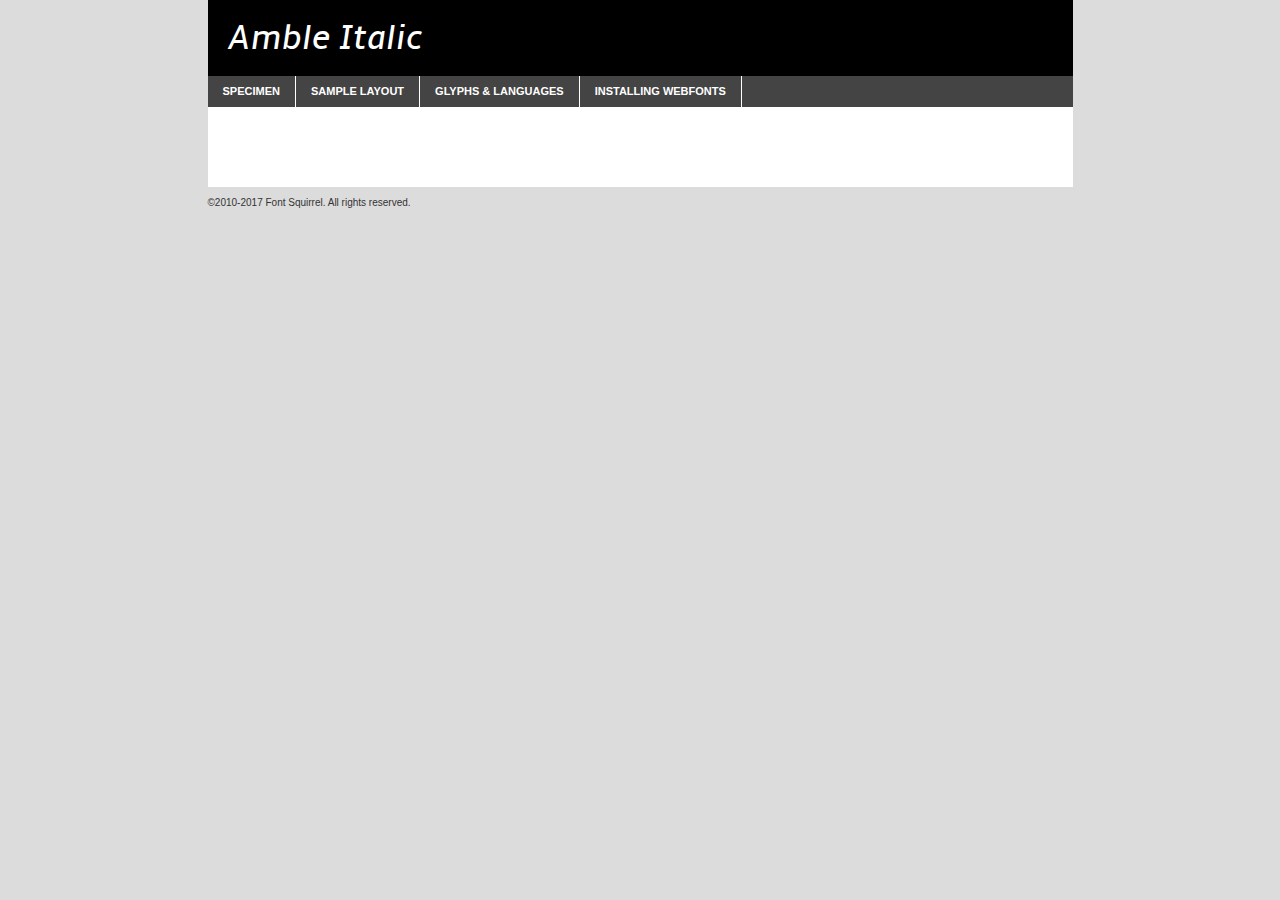
<file: fonts/amble-italic-demo.html>
<!DOCTYPE html PUBLIC "-//W3C//DTD XHTML 1.0 Transitional//EN"
        "http://www.w3.org/TR/xhtml1/DTD/xhtml1-transitional.dtd">

<html xmlns="http://www.w3.org/1999/xhtml" xml:lang="en" lang="en">
<head>
    <meta http-equiv="Content-Type" content="text/html; charset=utf-8"/>
    <script src="http://ajax.googleapis.com/ajax/libs/jquery/1.7.2/jquery.min.js" type="text/javascript" charset="utf-8"></script>
    <script type="text/javascript">
		(function($) {
			$.fn.easyTabs = function(option) {
				var param = jQuery.extend({ fadeSpeed: 'fast', defaultContent: 1, activeClass: 'active' }, option);
				$(this).each(function() {
					var thisId = '#' + this.id;
					if ( param.defaultContent == '' )
					{
						param.defaultContent = 1;
					}
					if ( typeof param.defaultContent == 'number' )
					{
						var defaultTab = $(thisId + ' .tabs li:eq(' + (param.defaultContent - 1) + ') a').attr('href').substr(1);
					}
					else
					{
						var defaultTab = param.defaultContent;
					}
					$(thisId + ' .tabs li a').each(function() {
						var tabToHide = $(this).attr('href').substr(1);
						$('#' + tabToHide).addClass('easytabs-tab-content');
					});
					hideAll();
					changeContent(defaultTab);

					function hideAll() {$(thisId + ' .easytabs-tab-content').hide();}

					function changeContent(tabId)
					{
						hideAll();
						$(thisId + ' .tabs li').removeClass(param.activeClass);
						$(thisId + ' .tabs li a[href=#' + tabId + ']').closest('li').addClass(param.activeClass);
						if ( param.fadeSpeed != 'none' )
						{
							$(thisId + ' #' + tabId).fadeIn(param.fadeSpeed);
						}
						else
						{
							$(thisId + ' #' + tabId).show();
						}
					}

					$(thisId + ' .tabs li').click(function() {
						var tabId = $(this).find('a').attr('href').substr(1);
						changeContent(tabId);
						return false;
					});
				});
			}
		})(jQuery);
    </script>
    <link rel="stylesheet" href="specimen_files/specimen_stylesheet.css" type="text/css" charset="utf-8"/>
    <link rel="stylesheet" href="stylesheet.css" type="text/css" charset="utf-8"/>

    <style type="text/css">
        		body {
			font-family: 'ambleitalic';
        		}

            </style>

    <title>Amble Italic Specimen</title>


    <script type="text/javascript" charset="utf-8">
		$(document).ready(function() {
			$('#container').easyTabs({ defaultContent: 1 });
		});
    </script>
</head>

<body>
<div id="container">
    <div id="header">
		Amble Italic    </div>
    <ul class="tabs">
        <li><a href="#specimen">Specimen</a></li>
        <li><a href="#layout">Sample Layout</a></li>
		        <li><a href="#glyphs">Glyphs &amp; Languages</a></li>
        <li><a href="#installing">Installing Webfonts</a></li>

    </ul>

    <div id="main_content">


        <div id="specimen">

            <div class="section">
                <div class="grid12 firstcol">
                    <div class="huge">AaBb</div>
                </div>
            </div>

            <div class="section">
                <div class="glyph_range">A&#x200B;B&#x200b;C&#x200b;D&#x200b;E&#x200b;F&#x200b;G&#x200b;H&#x200b;I&#x200b;J&#x200b;K&#x200b;L&#x200b;M&#x200b;N&#x200b;O&#x200b;P&#x200b;Q&#x200b;R&#x200b;S&#x200b;T&#x200b;U&#x200b;V&#x200b;W&#x200b;X&#x200b;Y&#x200b;Z&#x200b;a&#x200b;b&#x200b;c&#x200b;d&#x200b;e&#x200b;f&#x200b;g&#x200b;h&#x200b;i&#x200b;j&#x200b;k&#x200b;l&#x200b;m&#x200b;n&#x200b;o&#x200b;p&#x200b;q&#x200b;r&#x200b;s&#x200b;t&#x200b;u&#x200b;v&#x200b;w&#x200b;x&#x200b;y&#x200b;z&#x200b;1&#x200b;2&#x200b;3&#x200b;4&#x200b;5&#x200b;6&#x200b;7&#x200b;8&#x200b;9&#x200b;0&#x200b;&amp;&#x200b;.&#x200b;,&#x200b;?&#x200b;!&#x200b;&#64;&#x200b;(&#x200b;)&#x200b;#&#x200b;$&#x200b;%&#x200b;*&#x200b;+&#x200b;-&#x200b;=&#x200b;:&#x200b;;</div>
            </div>
            <div class="section">
                <div class="grid12 firstcol">
                    <table class="sample_table">
                        <tr>
                            <td>10</td>
                            <td class="size10">abcdefghijklmnopqrstuvwxyzABCDEFGHIJKLMNOPQRSTUVWXYZ0123456789abcdefghijklmnopqrstuvwxyzABCDEFGHIJKLMNOPQRSTUVWXYZ0123456789abcdefghijklmnopqrstuvwxyzABCDEFGHIJKLMNOPQRSTUVWXYZ</td>
                        </tr>
                        <tr>
                            <td>11</td>
                            <td class="size11">abcdefghijklmnopqrstuvwxyzABCDEFGHIJKLMNOPQRSTUVWXYZ0123456789abcdefghijklmnopqrstuvwxyzABCDEFGHIJKLMNOPQRSTUVWXYZ0123456789abcdefghijklmnopqrstuvwxyzABCDEFGHIJKLMNOPQRSTUVWXYZ</td>
                        </tr>
                        <tr>
                            <td>12</td>
                            <td class="size12">abcdefghijklmnopqrstuvwxyzABCDEFGHIJKLMNOPQRSTUVWXYZ0123456789abcdefghijklmnopqrstuvwxyzABCDEFGHIJKLMNOPQRSTUVWXYZ0123456789abcdefghijklmnopqrstuvwxyzABCDEFGHIJKLMNOPQRSTUVWXYZ</td>
                        </tr>
                        <tr>
                            <td>13</td>
                            <td class="size13">abcdefghijklmnopqrstuvwxyzABCDEFGHIJKLMNOPQRSTUVWXYZ0123456789abcdefghijklmnopqrstuvwxyzABCDEFGHIJKLMNOPQRSTUVWXYZ0123456789abcdefghijklmnopqrstuvwxyzABCDEFGHIJKLMNOPQRSTUVWXYZ</td>
                        </tr>
                        <tr>
                            <td>14</td>
                            <td class="size14">abcdefghijklmnopqrstuvwxyzABCDEFGHIJKLMNOPQRSTUVWXYZ0123456789abcdefghijklmnopqrstuvwxyzABCDEFGHIJKLMNOPQRSTUVWXYZ0123456789abcdefghijklmnopqrstuvwxyzABCDEFGHIJKLMNOPQRSTUVWXYZ</td>
                        </tr>
                        <tr>
                            <td>16</td>
                            <td class="size16">abcdefghijklmnopqrstuvwxyzABCDEFGHIJKLMNOPQRSTUVWXYZ0123456789abcdefghijklmnopqrstuvwxyzABCDEFGHIJKLMNOPQRSTUVWXYZ</td>
                        </tr>
                        <tr>
                            <td>18</td>
                            <td class="size18">abcdefghijklmnopqrstuvwxyzABCDEFGHIJKLMNOPQRSTUVWXYZ0123456789abcdefghijklmnopqrstuvwxyzABCDEFGHIJKLMNOPQRSTUVWXYZ</td>
                        </tr>
                        <tr>
                            <td>20</td>
                            <td class="size20">abcdefghijklmnopqrstuvwxyzABCDEFGHIJKLMNOPQRSTUVWXYZ0123456789abcdefghijklmnopqrstuvwxyzABCDEFGHIJKLMNOPQRSTUVWXYZ</td>
                        </tr>
                        <tr>
                            <td>24</td>
                            <td class="size24">abcdefghijklmnopqrstuvwxyzABCDEFGHIJKLMNOPQRSTUVWXYZ0123456789abcdefghijklmnopqrstuvwxyzABCDEFGHIJKLMNOPQRSTUVWXYZ</td>
                        </tr>
                        <tr>
                            <td>30</td>
                            <td class="size30">abcdefghijklmnopqrstuvwxyzABCDEFGHIJKLMNOPQRSTUVWXYZ0123456789abcdefghijklmnopqrstuvwxyzABCDEFGHIJKLMNOPQRSTUVWXYZ</td>
                        </tr>
                        <tr>
                            <td>36</td>
                            <td class="size36">abcdefghijklmnopqrstuvwxyzABCDEFGHIJKLMNOPQRSTUVWXYZ0123456789abcdefghijklmnopqrstuvwxyzABCDEFGHIJKLMNOPQRSTUVWXYZ</td>
                        </tr>
                        <tr>
                            <td>48</td>
                            <td class="size48">abcdefghijklmnopqrstuvwxyzABCDEFGHIJKLMNOPQRSTUVWXYZ0123456789abcdefghijklmnopqrstuvwxyzABCDEFGHIJKLMNOPQRSTUVWXYZ</td>
                        </tr>
                        <tr>
                            <td>60</td>
                            <td class="size60">abcdefghijklmnopqrstuvwxyzABCDEFGHIJKLMNOPQRSTUVWXYZ0123456789abcdefghijklmnopqrstuvwxyzABCDEFGHIJKLMNOPQRSTUVWXYZ</td>
                        </tr>
                        <tr>
                            <td>72</td>
                            <td class="size72">abcdefghijklmnopqrstuvwxyzABCDEFGHIJKLMNOPQRSTUVWXYZ0123456789abcdefghijklmnopqrstuvwxyzABCDEFGHIJKLMNOPQRSTUVWXYZ</td>
                        </tr>
                        <tr>
                            <td>90</td>
                            <td class="size90">abcdefghijklmnopqrstuvwxyzABCDEFGHIJKLMNOPQRSTUVWXYZ0123456789abcdefghijklmnopqrstuvwxyzABCDEFGHIJKLMNOPQRSTUVWXYZ</td>
                        </tr>
                    </table>

                </div>

            </div>


            <div class="section" id="bodycomparison">


                <div id="xheight">
                    <div class="fontbody">&#x25FC;&#x25FC;&#x25FC;&#x25FC;&#x25FC;&#x25FC;&#x25FC;&#x25FC;&#x25FC;&#x25FC;&#x25FC;&#x25FC;&#x25FC;&#x25FC;&#x25FC;&#x25FC;&#x25FC;&#x25FC;&#x25FC;&#x25FC;&#x25FC;&#x25FC;&#x25FC;&#x25FC;&#x25FC;&#x25FC;&#x25FC;&#x25FC;&#x25FC;&#x25FC;&#x25FC;&#x25FC;&#x25FC;&#x25FC;&#x25FC;&#x25FC;&#x25FC;&#x25FC;&#x25FC;&#x25FC;&#x25FC;&#x25FC;&#x25FC;&#x25FC;&#x25FC;&#x25FC;&#x25FC;&#x25FC;&#x25FC;&#x25FC;&#x25FC;&#x25FC;&#x25FC;&#x25FC;&#x25FC;&#x25FC;&#x25FC;&#x25FC;&#x25FC;&#x25FC;&#x25FC;&#x25FC;&#x25FC;&#x25FC;&#x25FC;&#x25FC;&#x25FC;&#x25FC;&#x25FC;&#x25FC;&#x25FC;&#x25FC;&#x25FC;&#x25FC;&#x25FC;&#x25FC;&#x25FC;&#x25FC;&#x25FC;&#x25FC;&#x25FC;&#x25FC;&#x25FC;&#x25FC;&#x25FC;&#x25FC;&#x25FC;&#x25FC;&#x25FC;&#x25FC;&#x25FC;&#x25FC;&#x25FC;&#x25FC;&#x25FC;&#x25FC;&#x25FC;&#x25FC;&#x25FC;body</div>
                    <div class="arialbody">body</div>
                    <div class="verdanabody">body</div>
                    <div class="georgiabody">body</div>
                </div>
                <div class="fontbody" style="z-index:1">
                    body<span>Amble Italic</span>
                </div>
                <div class="arialbody" style="z-index:1">
                    body<span>Arial</span>
                </div>
                <div class="verdanabody" style="z-index:1">
                    body<span>Verdana</span>
                </div>
                <div class="georgiabody" style="z-index:1">
                    body<span>Georgia</span>
                </div>


            </div>


            <div class="section psample psample_row1" id="">

                <div class="grid2 firstcol">
                    <p class="size10"><span>10.</span>Aenean lacinia bibendum nulla sed consectetur. Fusce dapibus, tellus ac cursus commodo, tortor mauris condimentum nibh, ut fermentum massa justo sit amet risus. Nullam id dolor id nibh ultricies vehicula ut id elit. Cum sociis natoque penatibus et magnis dis parturient montes, nascetur ridiculus mus. Nulla vitae elit libero, a pharetra augue.</p>

                </div>
                <div class="grid3">
                    <p class="size11"><span>11.</span>Aenean lacinia bibendum nulla sed consectetur. Fusce dapibus, tellus ac cursus commodo, tortor mauris condimentum nibh, ut fermentum massa justo sit amet risus. Nullam id dolor id nibh ultricies vehicula ut id elit. Cum sociis natoque penatibus et magnis dis parturient montes, nascetur ridiculus mus. Nulla vitae elit libero, a pharetra augue.</p>

                </div>
                <div class="grid3">
                    <p class="size12"><span>12.</span>Aenean lacinia bibendum nulla sed consectetur. Fusce dapibus, tellus ac cursus commodo, tortor mauris condimentum nibh, ut fermentum massa justo sit amet risus. Nullam id dolor id nibh ultricies vehicula ut id elit. Cum sociis natoque penatibus et magnis dis parturient montes, nascetur ridiculus mus. Nulla vitae elit libero, a pharetra augue.</p>

                </div>
                <div class="grid4">
                    <p class="size13"><span>13.</span>Aenean lacinia bibendum nulla sed consectetur. Fusce dapibus, tellus ac cursus commodo, tortor mauris condimentum nibh, ut fermentum massa justo sit amet risus. Nullam id dolor id nibh ultricies vehicula ut id elit. Cum sociis natoque penatibus et magnis dis parturient montes, nascetur ridiculus mus. Nulla vitae elit libero, a pharetra augue.</p>

                </div>
                <div class="white_blend"></div>

            </div>
            <div class="section psample psample_row2" id="">
                <div class="grid3 firstcol">
                    <p class="size14"><span>14.</span>Aenean lacinia bibendum nulla sed consectetur. Fusce dapibus, tellus ac cursus commodo, tortor mauris condimentum nibh, ut fermentum massa justo sit amet risus. Nullam id dolor id nibh ultricies vehicula ut id elit. Cum sociis natoque penatibus et magnis dis parturient montes, nascetur ridiculus mus. Nulla vitae elit libero, a pharetra augue.</p>

                </div>
                <div class="grid4">
                    <p class="size16"><span>16.</span>Aenean lacinia bibendum nulla sed consectetur. Fusce dapibus, tellus ac cursus commodo, tortor mauris condimentum nibh, ut fermentum massa justo sit amet risus. Nullam id dolor id nibh ultricies vehicula ut id elit. Cum sociis natoque penatibus et magnis dis parturient montes, nascetur ridiculus mus. Nulla vitae elit libero, a pharetra augue.</p>

                </div>
                <div class="grid5">
                    <p class="size18"><span>18.</span>Aenean lacinia bibendum nulla sed consectetur. Fusce dapibus, tellus ac cursus commodo, tortor mauris condimentum nibh, ut fermentum massa justo sit amet risus. Nullam id dolor id nibh ultricies vehicula ut id elit. Cum sociis natoque penatibus et magnis dis parturient montes, nascetur ridiculus mus. Nulla vitae elit libero, a pharetra augue.</p>

                </div>

                <div class="white_blend"></div>

            </div>

            <div class="section psample psample_row3" id="">
                <div class="grid5 firstcol">
                    <p class="size20"><span>20.</span>Aenean lacinia bibendum nulla sed consectetur. Fusce dapibus, tellus ac cursus commodo, tortor mauris condimentum nibh, ut fermentum massa justo sit amet risus. Nullam id dolor id nibh ultricies vehicula ut id elit. Cum sociis natoque penatibus et magnis dis parturient montes, nascetur ridiculus mus. Nulla vitae elit libero, a pharetra augue.</p>
                </div>
                <div class="grid7">
                    <p class="size24"><span>24.</span>Aenean lacinia bibendum nulla sed consectetur. Fusce dapibus, tellus ac cursus commodo, tortor mauris condimentum nibh, ut fermentum massa justo sit amet risus. Nullam id dolor id nibh ultricies vehicula ut id elit. Cum sociis natoque penatibus et magnis dis parturient montes, nascetur ridiculus mus. Nulla vitae elit libero, a pharetra augue.</p>
                </div>

                <div class="white_blend"></div>

            </div>

            <div class="section psample psample_row4" id="">
                <div class="grid12 firstcol">
                    <p class="size30"><span>30.</span>Aenean lacinia bibendum nulla sed consectetur. Fusce dapibus, tellus ac cursus commodo, tortor mauris condimentum nibh, ut fermentum massa justo sit amet risus. Nullam id dolor id nibh ultricies vehicula ut id elit. Cum sociis natoque penatibus et magnis dis parturient montes, nascetur ridiculus mus. Nulla vitae elit libero, a pharetra augue.</p>
                </div>
                <div class="white_blend"></div>

            </div>


            <div class="section psample psample_row1 fullreverse">
                <div class="grid2 firstcol">
                    <p class="size10"><span>10.</span>Aenean lacinia bibendum nulla sed consectetur. Fusce dapibus, tellus ac cursus commodo, tortor mauris condimentum nibh, ut fermentum massa justo sit amet risus. Nullam id dolor id nibh ultricies vehicula ut id elit. Cum sociis natoque penatibus et magnis dis parturient montes, nascetur ridiculus mus. Nulla vitae elit libero, a pharetra augue.</p>

                </div>
                <div class="grid3">
                    <p class="size11"><span>11.</span>Aenean lacinia bibendum nulla sed consectetur. Fusce dapibus, tellus ac cursus commodo, tortor mauris condimentum nibh, ut fermentum massa justo sit amet risus. Nullam id dolor id nibh ultricies vehicula ut id elit. Cum sociis natoque penatibus et magnis dis parturient montes, nascetur ridiculus mus. Nulla vitae elit libero, a pharetra augue.</p>

                </div>
                <div class="grid3">
                    <p class="size12"><span>12.</span>Aenean lacinia bibendum nulla sed consectetur. Fusce dapibus, tellus ac cursus commodo, tortor mauris condimentum nibh, ut fermentum massa justo sit amet risus. Nullam id dolor id nibh ultricies vehicula ut id elit. Cum sociis natoque penatibus et magnis dis parturient montes, nascetur ridiculus mus. Nulla vitae elit libero, a pharetra augue.</p>

                </div>
                <div class="grid4">
                    <p class="size13"><span>13.</span>Aenean lacinia bibendum nulla sed consectetur. Fusce dapibus, tellus ac cursus commodo, tortor mauris condimentum nibh, ut fermentum massa justo sit amet risus. Nullam id dolor id nibh ultricies vehicula ut id elit. Cum sociis natoque penatibus et magnis dis parturient montes, nascetur ridiculus mus. Nulla vitae elit libero, a pharetra augue.</p>

                </div>
                <div class="black_blend"></div>

            </div>

            <div class="section psample psample_row2 fullreverse">
                <div class="grid3 firstcol">
                    <p class="size14"><span>14.</span>Aenean lacinia bibendum nulla sed consectetur. Fusce dapibus, tellus ac cursus commodo, tortor mauris condimentum nibh, ut fermentum massa justo sit amet risus. Nullam id dolor id nibh ultricies vehicula ut id elit. Cum sociis natoque penatibus et magnis dis parturient montes, nascetur ridiculus mus. Nulla vitae elit libero, a pharetra augue.</p>

                </div>
                <div class="grid4">
                    <p class="size16"><span>16.</span>Aenean lacinia bibendum nulla sed consectetur. Fusce dapibus, tellus ac cursus commodo, tortor mauris condimentum nibh, ut fermentum massa justo sit amet risus. Nullam id dolor id nibh ultricies vehicula ut id elit. Cum sociis natoque penatibus et magnis dis parturient montes, nascetur ridiculus mus. Nulla vitae elit libero, a pharetra augue.</p>

                </div>
                <div class="grid5">
                    <p class="size18"><span>18.</span>Aenean lacinia bibendum nulla sed consectetur. Fusce dapibus, tellus ac cursus commodo, tortor mauris condimentum nibh, ut fermentum massa justo sit amet risus. Nullam id dolor id nibh ultricies vehicula ut id elit. Cum sociis natoque penatibus et magnis dis parturient montes, nascetur ridiculus mus. Nulla vitae elit libero, a pharetra augue.</p>

                </div>
                <div class="black_blend"></div>

            </div>

            <div class="section psample fullreverse psample_row3" id="">
                <div class="grid5 firstcol">
                    <p class="size20"><span>20.</span>Aenean lacinia bibendum nulla sed consectetur. Fusce dapibus, tellus ac cursus commodo, tortor mauris condimentum nibh, ut fermentum massa justo sit amet risus. Nullam id dolor id nibh ultricies vehicula ut id elit. Cum sociis natoque penatibus et magnis dis parturient montes, nascetur ridiculus mus. Nulla vitae elit libero, a pharetra augue.</p>
                </div>
                <div class="grid7">
                    <p class="size24"><span>24.</span>Aenean lacinia bibendum nulla sed consectetur. Fusce dapibus, tellus ac cursus commodo, tortor mauris condimentum nibh, ut fermentum massa justo sit amet risus. Nullam id dolor id nibh ultricies vehicula ut id elit. Cum sociis natoque penatibus et magnis dis parturient montes, nascetur ridiculus mus. Nulla vitae elit libero, a pharetra augue.</p>
                </div>

                <div class="black_blend"></div>

            </div>

            <div class="section psample fullreverse psample_row4" id="" style="border-bottom: 20px #000 solid;">
                <div class="grid12 firstcol">
                    <p class="size30"><span>30.</span>Aenean lacinia bibendum nulla sed consectetur. Fusce dapibus, tellus ac cursus commodo, tortor mauris condimentum nibh, ut fermentum massa justo sit amet risus. Nullam id dolor id nibh ultricies vehicula ut id elit. Cum sociis natoque penatibus et magnis dis parturient montes, nascetur ridiculus mus. Nulla vitae elit libero, a pharetra augue.</p>
                </div>
                <div class="black_blend"></div>

            </div>


        </div>

        <div id="layout">

            <div class="section">

                <div class="grid12 firstcol">
                    <h1>Lorem Ipsum Dolor</h1>
                    <h2>Etiam porta sem malesuada magna mollis euismod</h2>

                    <p class="byline">By <a href="#link">Aenean Lacinia</a></p>
                </div>
            </div>
            <div class="section">
                <div class="grid8 firstcol">
                    <p class="large">Donec sed odio dui. Morbi leo risus, porta ac consectetur ac, vestibulum at eros. Fusce dapibus, tellus ac cursus commodo, tortor mauris condimentum nibh, ut fermentum massa justo sit amet risus. </p>


                    <h3>Pellentesque ornare sem</h3>

                    <p>Maecenas sed diam eget risus varius blandit sit amet non magna. Maecenas faucibus mollis interdum. Donec ullamcorper nulla non metus auctor fringilla. Nullam id dolor id nibh ultricies vehicula ut id elit. Nullam id dolor id nibh ultricies vehicula ut id elit. </p>

                    <p>Aenean eu leo quam. Pellentesque ornare sem lacinia quam venenatis vestibulum. Lorem ipsum dolor sit amet, consectetur adipiscing elit. Cum sociis natoque penatibus et magnis dis parturient montes, nascetur ridiculus mus. </p>

                    <p>Nulla vitae elit libero, a pharetra augue. Praesent commodo cursus magna, vel scelerisque nisl consectetur et. Aenean lacinia bibendum nulla sed consectetur. </p>

                    <p>Nullam quis risus eget urna mollis ornare vel eu leo. Nullam quis risus eget urna mollis ornare vel eu leo. Maecenas sed diam eget risus varius blandit sit amet non magna. Donec ullamcorper nulla non metus auctor fringilla. </p>

                    <h3>Cras mattis consectetur</h3>

                    <p>Aenean eu leo quam. Pellentesque ornare sem lacinia quam venenatis vestibulum. Aenean lacinia bibendum nulla sed consectetur. Integer posuere erat a ante venenatis dapibus posuere velit aliquet. Cras mattis consectetur purus sit amet fermentum. </p>

                    <p>Nullam id dolor id nibh ultricies vehicula ut id elit. Nullam quis risus eget urna mollis ornare vel eu leo. Cras mattis consectetur purus sit amet fermentum.</p>
                </div>

                <div class="grid4 sidebar">

                    <div class="box reverse">
                        <p class="last">Nullam quis risus eget urna mollis ornare vel eu leo. Donec ullamcorper nulla non metus auctor fringilla. Cras mattis consectetur purus sit amet fermentum. Sed posuere consectetur est at lobortis. Lorem ipsum dolor sit amet, consectetur adipiscing elit. </p>
                    </div>

                    <p class="caption">Maecenas sed diam eget risus varius.</p>

                    <p>Vestibulum id ligula porta felis euismod semper. Integer posuere erat a ante venenatis dapibus posuere velit aliquet. Vestibulum id ligula porta felis euismod semper. Sed posuere consectetur est at lobortis. Maecenas sed diam eget risus varius blandit sit amet non magna. Fusce dapibus, tellus ac cursus commodo, tortor mauris condimentum nibh, ut fermentum massa justo sit amet risus. </p>


                    <p>Duis mollis, est non commodo luctus, nisi erat porttitor ligula, eget lacinia odio sem nec elit. Aenean lacinia bibendum nulla sed consectetur. Vivamus sagittis lacus vel augue laoreet rutrum faucibus dolor auctor. Aenean lacinia bibendum nulla sed consectetur. Nullam quis risus eget urna mollis ornare vel eu leo. </p>

                    <p>Praesent commodo cursus magna, vel scelerisque nisl consectetur et. Donec ullamcorper nulla non metus auctor fringilla. Maecenas faucibus mollis interdum. Fusce dapibus, tellus ac cursus commodo, tortor mauris condimentum nibh, ut fermentum massa justo sit amet risus. </p>

                </div>
            </div>

        </div>


		

        <div id="glyphs">
            <div class="section">
                <div class="grid12 firstcol">

                    <h1>Language Support</h1>
                    <p>The subset of Amble Italic in this kit supports the following languages:<br/>

						Albanian, Basque, Breton, Chamorro, Danish, Dutch, English, Faroese, Finnish, French, Frisian, Galician, German, Icelandic, Italian, Malagasy, Norwegian, Portuguese, Spanish, Alsatian, Aragonese, Arapaho, Arrernte, Asturian, Aymara, Bislama, Cebuano, Corsican, Fijian, French_creole, Genoese, Gilbertese, Greenlandic, Haitian_creole, Hiligaynon, Hmong, Hopi, Ibanag, Iloko_ilokano, Indonesian, Interglossa_glosa, Interlingua, Irish_gaelic, Jerriais, Lojban, Lombard, Luxembourgeois, Manx, Mohawk, Norfolk_pitcairnese, Occitan, Oromo, Pangasinan, Papiamento, Piedmontese, Potawatomi, Rhaeto-romance, Romansh, Rotokas, Sami_lule, Samoan, Sardinian, Scots_gaelic, Seychelles_creole, Shona, Sicilian, Somali, Southern_ndebele, Swahili, Swati_swazi, Tagalog_filipino_pilipino, Tetum, Tok_pisin, Uyghur_latinized, Volapuk, Walloon, Warlpiri, Xhosa, Yapese, Zulu, Latinbasic, Ubasic, Demo                    </p>
                    <h1>Glyph Chart</h1>
                    <p>The subset of Amble Italic in this kit includes all the glyphs listed below. Unicode entities are included above each glyph to help you insert individual characters into your layout.</p>
                    <div id="glyph_chart">

																				                                <div><p>&amp;#13;</p>&#13;</div>
																				                                <div><p>&amp;#32;</p>&#32;</div>
																				                                <div><p>&amp;#33;</p>&#33;</div>
																				                                <div><p>&amp;#34;</p>&#34;</div>
																				                                <div><p>&amp;#35;</p>&#35;</div>
																				                                <div><p>&amp;#36;</p>&#36;</div>
																				                                <div><p>&amp;#37;</p>&#37;</div>
																				                                <div><p>&amp;#38;</p>&#38;</div>
																				                                <div><p>&amp;#39;</p>&#39;</div>
																				                                <div><p>&amp;#40;</p>&#40;</div>
																				                                <div><p>&amp;#41;</p>&#41;</div>
																				                                <div><p>&amp;#42;</p>&#42;</div>
																				                                <div><p>&amp;#43;</p>&#43;</div>
																				                                <div><p>&amp;#44;</p>&#44;</div>
																				                                <div><p>&amp;#45;</p>&#45;</div>
																				                                <div><p>&amp;#46;</p>&#46;</div>
																				                                <div><p>&amp;#47;</p>&#47;</div>
																				                                <div><p>&amp;#48;</p>&#48;</div>
																				                                <div><p>&amp;#49;</p>&#49;</div>
																				                                <div><p>&amp;#50;</p>&#50;</div>
																				                                <div><p>&amp;#51;</p>&#51;</div>
																				                                <div><p>&amp;#52;</p>&#52;</div>
																				                                <div><p>&amp;#53;</p>&#53;</div>
																				                                <div><p>&amp;#54;</p>&#54;</div>
																				                                <div><p>&amp;#55;</p>&#55;</div>
																				                                <div><p>&amp;#56;</p>&#56;</div>
																				                                <div><p>&amp;#57;</p>&#57;</div>
																				                                <div><p>&amp;#58;</p>&#58;</div>
																				                                <div><p>&amp;#59;</p>&#59;</div>
																				                                <div><p>&amp;#60;</p>&#60;</div>
																				                                <div><p>&amp;#61;</p>&#61;</div>
																				                                <div><p>&amp;#62;</p>&#62;</div>
																				                                <div><p>&amp;#63;</p>&#63;</div>
																				                                <div><p>&amp;#64;</p>&#64;</div>
																				                                <div><p>&amp;#65;</p>&#65;</div>
																				                                <div><p>&amp;#66;</p>&#66;</div>
																				                                <div><p>&amp;#67;</p>&#67;</div>
																				                                <div><p>&amp;#68;</p>&#68;</div>
																				                                <div><p>&amp;#69;</p>&#69;</div>
																				                                <div><p>&amp;#70;</p>&#70;</div>
																				                                <div><p>&amp;#71;</p>&#71;</div>
																				                                <div><p>&amp;#72;</p>&#72;</div>
																				                                <div><p>&amp;#73;</p>&#73;</div>
																				                                <div><p>&amp;#74;</p>&#74;</div>
																				                                <div><p>&amp;#75;</p>&#75;</div>
																				                                <div><p>&amp;#76;</p>&#76;</div>
																				                                <div><p>&amp;#77;</p>&#77;</div>
																				                                <div><p>&amp;#78;</p>&#78;</div>
																				                                <div><p>&amp;#79;</p>&#79;</div>
																				                                <div><p>&amp;#80;</p>&#80;</div>
																				                                <div><p>&amp;#81;</p>&#81;</div>
																				                                <div><p>&amp;#82;</p>&#82;</div>
																				                                <div><p>&amp;#83;</p>&#83;</div>
																				                                <div><p>&amp;#84;</p>&#84;</div>
																				                                <div><p>&amp;#85;</p>&#85;</div>
																				                                <div><p>&amp;#86;</p>&#86;</div>
																				                                <div><p>&amp;#87;</p>&#87;</div>
																				                                <div><p>&amp;#88;</p>&#88;</div>
																				                                <div><p>&amp;#89;</p>&#89;</div>
																				                                <div><p>&amp;#90;</p>&#90;</div>
																				                                <div><p>&amp;#91;</p>&#91;</div>
																				                                <div><p>&amp;#92;</p>&#92;</div>
																				                                <div><p>&amp;#93;</p>&#93;</div>
																				                                <div><p>&amp;#94;</p>&#94;</div>
																				                                <div><p>&amp;#95;</p>&#95;</div>
																				                                <div><p>&amp;#96;</p>&#96;</div>
																				                                <div><p>&amp;#97;</p>&#97;</div>
																				                                <div><p>&amp;#98;</p>&#98;</div>
																				                                <div><p>&amp;#99;</p>&#99;</div>
																				                                <div><p>&amp;#100;</p>&#100;</div>
																				                                <div><p>&amp;#101;</p>&#101;</div>
																				                                <div><p>&amp;#102;</p>&#102;</div>
																				                                <div><p>&amp;#103;</p>&#103;</div>
																				                                <div><p>&amp;#104;</p>&#104;</div>
																				                                <div><p>&amp;#105;</p>&#105;</div>
																				                                <div><p>&amp;#106;</p>&#106;</div>
																				                                <div><p>&amp;#107;</p>&#107;</div>
																				                                <div><p>&amp;#108;</p>&#108;</div>
																				                                <div><p>&amp;#109;</p>&#109;</div>
																				                                <div><p>&amp;#110;</p>&#110;</div>
																				                                <div><p>&amp;#111;</p>&#111;</div>
																				                                <div><p>&amp;#112;</p>&#112;</div>
																				                                <div><p>&amp;#113;</p>&#113;</div>
																				                                <div><p>&amp;#114;</p>&#114;</div>
																				                                <div><p>&amp;#115;</p>&#115;</div>
																				                                <div><p>&amp;#116;</p>&#116;</div>
																				                                <div><p>&amp;#117;</p>&#117;</div>
																				                                <div><p>&amp;#118;</p>&#118;</div>
																				                                <div><p>&amp;#119;</p>&#119;</div>
																				                                <div><p>&amp;#120;</p>&#120;</div>
																				                                <div><p>&amp;#121;</p>&#121;</div>
																				                                <div><p>&amp;#122;</p>&#122;</div>
																				                                <div><p>&amp;#123;</p>&#123;</div>
																				                                <div><p>&amp;#124;</p>&#124;</div>
																				                                <div><p>&amp;#125;</p>&#125;</div>
																				                                <div><p>&amp;#126;</p>&#126;</div>
																				                                <div><p>&amp;#160;</p>&#160;</div>
																				                                <div><p>&amp;#161;</p>&#161;</div>
																				                                <div><p>&amp;#162;</p>&#162;</div>
																				                                <div><p>&amp;#163;</p>&#163;</div>
																				                                <div><p>&amp;#164;</p>&#164;</div>
																				                                <div><p>&amp;#165;</p>&#165;</div>
																				                                <div><p>&amp;#166;</p>&#166;</div>
																				                                <div><p>&amp;#167;</p>&#167;</div>
																				                                <div><p>&amp;#168;</p>&#168;</div>
																				                                <div><p>&amp;#169;</p>&#169;</div>
																				                                <div><p>&amp;#170;</p>&#170;</div>
																				                                <div><p>&amp;#171;</p>&#171;</div>
																				                                <div><p>&amp;#172;</p>&#172;</div>
																				                                <div><p>&amp;#173;</p>&#173;</div>
																				                                <div><p>&amp;#174;</p>&#174;</div>
																				                                <div><p>&amp;#175;</p>&#175;</div>
																				                                <div><p>&amp;#176;</p>&#176;</div>
																				                                <div><p>&amp;#177;</p>&#177;</div>
																				                                <div><p>&amp;#178;</p>&#178;</div>
																				                                <div><p>&amp;#179;</p>&#179;</div>
																				                                <div><p>&amp;#180;</p>&#180;</div>
																				                                <div><p>&amp;#181;</p>&#181;</div>
																				                                <div><p>&amp;#182;</p>&#182;</div>
																				                                <div><p>&amp;#183;</p>&#183;</div>
																				                                <div><p>&amp;#184;</p>&#184;</div>
																				                                <div><p>&amp;#185;</p>&#185;</div>
																				                                <div><p>&amp;#186;</p>&#186;</div>
																				                                <div><p>&amp;#187;</p>&#187;</div>
																				                                <div><p>&amp;#188;</p>&#188;</div>
																				                                <div><p>&amp;#189;</p>&#189;</div>
																				                                <div><p>&amp;#190;</p>&#190;</div>
																				                                <div><p>&amp;#191;</p>&#191;</div>
																				                                <div><p>&amp;#192;</p>&#192;</div>
																				                                <div><p>&amp;#193;</p>&#193;</div>
																				                                <div><p>&amp;#194;</p>&#194;</div>
																				                                <div><p>&amp;#195;</p>&#195;</div>
																				                                <div><p>&amp;#196;</p>&#196;</div>
																				                                <div><p>&amp;#197;</p>&#197;</div>
																				                                <div><p>&amp;#198;</p>&#198;</div>
																				                                <div><p>&amp;#199;</p>&#199;</div>
																				                                <div><p>&amp;#200;</p>&#200;</div>
																				                                <div><p>&amp;#201;</p>&#201;</div>
																				                                <div><p>&amp;#202;</p>&#202;</div>
																				                                <div><p>&amp;#203;</p>&#203;</div>
																				                                <div><p>&amp;#204;</p>&#204;</div>
																				                                <div><p>&amp;#205;</p>&#205;</div>
																				                                <div><p>&amp;#206;</p>&#206;</div>
																				                                <div><p>&amp;#207;</p>&#207;</div>
																				                                <div><p>&amp;#208;</p>&#208;</div>
																				                                <div><p>&amp;#209;</p>&#209;</div>
																				                                <div><p>&amp;#210;</p>&#210;</div>
																				                                <div><p>&amp;#211;</p>&#211;</div>
																				                                <div><p>&amp;#212;</p>&#212;</div>
																				                                <div><p>&amp;#213;</p>&#213;</div>
																				                                <div><p>&amp;#214;</p>&#214;</div>
																				                                <div><p>&amp;#215;</p>&#215;</div>
																				                                <div><p>&amp;#216;</p>&#216;</div>
																				                                <div><p>&amp;#217;</p>&#217;</div>
																				                                <div><p>&amp;#218;</p>&#218;</div>
																				                                <div><p>&amp;#219;</p>&#219;</div>
																				                                <div><p>&amp;#220;</p>&#220;</div>
																				                                <div><p>&amp;#221;</p>&#221;</div>
																				                                <div><p>&amp;#222;</p>&#222;</div>
																				                                <div><p>&amp;#223;</p>&#223;</div>
																				                                <div><p>&amp;#224;</p>&#224;</div>
																				                                <div><p>&amp;#225;</p>&#225;</div>
																				                                <div><p>&amp;#226;</p>&#226;</div>
																				                                <div><p>&amp;#227;</p>&#227;</div>
																				                                <div><p>&amp;#228;</p>&#228;</div>
																				                                <div><p>&amp;#229;</p>&#229;</div>
																				                                <div><p>&amp;#230;</p>&#230;</div>
																				                                <div><p>&amp;#231;</p>&#231;</div>
																				                                <div><p>&amp;#232;</p>&#232;</div>
																				                                <div><p>&amp;#233;</p>&#233;</div>
																				                                <div><p>&amp;#234;</p>&#234;</div>
																				                                <div><p>&amp;#235;</p>&#235;</div>
																				                                <div><p>&amp;#236;</p>&#236;</div>
																				                                <div><p>&amp;#237;</p>&#237;</div>
																				                                <div><p>&amp;#238;</p>&#238;</div>
																				                                <div><p>&amp;#239;</p>&#239;</div>
																				                                <div><p>&amp;#240;</p>&#240;</div>
																				                                <div><p>&amp;#241;</p>&#241;</div>
																				                                <div><p>&amp;#242;</p>&#242;</div>
																				                                <div><p>&amp;#243;</p>&#243;</div>
																				                                <div><p>&amp;#244;</p>&#244;</div>
																				                                <div><p>&amp;#245;</p>&#245;</div>
																				                                <div><p>&amp;#246;</p>&#246;</div>
																				                                <div><p>&amp;#247;</p>&#247;</div>
																				                                <div><p>&amp;#248;</p>&#248;</div>
																				                                <div><p>&amp;#249;</p>&#249;</div>
																				                                <div><p>&amp;#250;</p>&#250;</div>
																				                                <div><p>&amp;#251;</p>&#251;</div>
																				                                <div><p>&amp;#252;</p>&#252;</div>
																				                                <div><p>&amp;#253;</p>&#253;</div>
																				                                <div><p>&amp;#254;</p>&#254;</div>
																				                                <div><p>&amp;#255;</p>&#255;</div>
																				                                <div><p>&amp;#338;</p>&#338;</div>
																				                                <div><p>&amp;#339;</p>&#339;</div>
																				                                <div><p>&amp;#376;</p>&#376;</div>
																				                                <div><p>&amp;#710;</p>&#710;</div>
																				                                <div><p>&amp;#732;</p>&#732;</div>
																				                                <div><p>&amp;#8192;</p>&#8192;</div>
																				                                <div><p>&amp;#8193;</p>&#8193;</div>
																				                                <div><p>&amp;#8194;</p>&#8194;</div>
																				                                <div><p>&amp;#8195;</p>&#8195;</div>
																				                                <div><p>&amp;#8196;</p>&#8196;</div>
																				                                <div><p>&amp;#8197;</p>&#8197;</div>
																				                                <div><p>&amp;#8198;</p>&#8198;</div>
																				                                <div><p>&amp;#8199;</p>&#8199;</div>
																				                                <div><p>&amp;#8200;</p>&#8200;</div>
																				                                <div><p>&amp;#8201;</p>&#8201;</div>
																				                                <div><p>&amp;#8202;</p>&#8202;</div>
																				                                <div><p>&amp;#8208;</p>&#8208;</div>
																				                                <div><p>&amp;#8209;</p>&#8209;</div>
																				                                <div><p>&amp;#8210;</p>&#8210;</div>
																				                                <div><p>&amp;#8211;</p>&#8211;</div>
																				                                <div><p>&amp;#8212;</p>&#8212;</div>
																				                                <div><p>&amp;#8216;</p>&#8216;</div>
																				                                <div><p>&amp;#8217;</p>&#8217;</div>
																				                                <div><p>&amp;#8218;</p>&#8218;</div>
																				                                <div><p>&amp;#8220;</p>&#8220;</div>
																				                                <div><p>&amp;#8221;</p>&#8221;</div>
																				                                <div><p>&amp;#8222;</p>&#8222;</div>
																				                                <div><p>&amp;#8226;</p>&#8226;</div>
																				                                <div><p>&amp;#8230;</p>&#8230;</div>
																				                                <div><p>&amp;#8239;</p>&#8239;</div>
																				                                <div><p>&amp;#8249;</p>&#8249;</div>
																				                                <div><p>&amp;#8250;</p>&#8250;</div>
																				                                <div><p>&amp;#8287;</p>&#8287;</div>
																				                                <div><p>&amp;#8364;</p>&#8364;</div>
																				                                <div><p>&amp;#8482;</p>&#8482;</div>
																				                                <div><p>&amp;#9724;</p>&#9724;</div>
																				                                <div><p>&amp;#64257;</p>&#64257;</div>
																				                                <div><p>&amp;#64258;</p>&#64258;</div>
																																													                    </div>
                </div>


            </div>
        </div>


        <div id="specs">

        </div>

        <div id="installing">
            <div class="section">
                <div class="grid7 firstcol">
                    <h1>Installing Webfonts</h1>

                    <p>Webfonts are supported by all major browser platforms but not all in the same way. There are currently four different font formats that must be included in order to target all browsers. This includes TTF, WOFF, EOT and SVG.</p>

                    <h2>1. Upload your webfonts</h2>
                    <p>You must upload your webfont kit to your website. They should be in or near the same directory as your CSS files.</p>

                    <h2>2. Include the webfont stylesheet</h2>
                    <p>A special CSS @font-face declaration helps the various browsers select the appropriate font it needs without causing you a bunch of headaches. Learn more about this syntax by reading the <a href="https://www.fontspring.com/blog/further-hardening-of-the-bulletproof-syntax">Fontspring blog post</a> about it. The code for it is as follows:</p>


                    <code>
                        @font-face{
                        font-family: 'MyWebFont';
                        src: url('WebFont.eot');
                        src: url('WebFont.eot?#iefix') format('embedded-opentype'),
                        url('WebFont.woff') format('woff'),
                        url('WebFont.ttf') format('truetype'),
                        url('WebFont.svg#webfont') format('svg');
                        }
                    </code>

                    <p>We've already gone ahead and generated the code for you. All you have to do is link to the stylesheet in your HTML, like this:</p>
                    <code>&lt;link rel=&quot;stylesheet&quot; href=&quot;stylesheet.css&quot; type=&quot;text/css&quot; charset=&quot;utf-8&quot; /&gt;</code>

                    <h2>3. Modify your own stylesheet</h2>
                    <p>To take advantage of your new fonts, you must tell your stylesheet to use them. Look at the original @font-face declaration above and find the property called "font-family." The name linked there will be what you use to reference the font. Prepend that webfont name to the font stack in the "font-family" property, inside the selector you want to change. For example:</p>
                    <code>p { font-family: 'WebFont', Arial, sans-serif; }</code>

                    <h2>4. Test</h2>
                    <p>Getting webfonts to work cross-browser <em>can</em> be tricky. Use the information in the sidebar to help you if you find that fonts aren't loading in a particular browser.</p>
                </div>

                <div class="grid5 sidebar">
                    <div class="box">
                        <h2>Troubleshooting<br/>Font-Face Problems</h2>
                        <p>Having trouble getting your webfonts to load in your new website? Here are some tips to sort out what might be the problem.</p>

                        <h3>Fonts not showing in any browser</h3>

                        <p>This sounds like you need to work on the plumbing. You either did not upload the fonts to the correct directory, or you did not link the fonts properly in the CSS. If you've confirmed that all this is correct and you still have a problem, take a look at your .htaccess file and see if requests are getting intercepted.</p>

                        <h3>Fonts not loading in iPhone or iPad</h3>

                        <p>The most common problem here is that you are serving the fonts from an IIS server. IIS refuses to serve files that have unknown MIME types. If that is the case, you must set the MIME type for SVG to "image/svg+xml" in the server settings. Follow these instructions from Microsoft if you need help.</p>

                        <h3>Fonts not loading in Firefox</h3>

                        <p>The primary reason for this failure? You are still using a version Firefox older than 3.5. So upgrade already! If that isn't it, then you are very likely serving fonts from a different domain. Firefox requires that all font assets be served from the same domain. Lastly it is possible that you need to add WOFF to your list of MIME types (if you are serving via IIS.)</p>

                        <h3>Fonts not loading in IE</h3>

                        <p>Are you looking at Internet Explorer on an actual Windows machine or are you cheating by using a service like Adobe BrowserLab? Many of these screenshot services do not render @font-face for IE. Best to test it on a real machine.</p>

                        <h3>Fonts not loading in IE9</h3>

                        <p>IE9, like Firefox, requires that fonts be served from the same domain as the website. Make sure that is the case.</p>
                    </div>
                </div>
            </div>

        </div>

    </div>
    <div id="footer">
        <p>&copy;2010-2017 Font Squirrel. All rights reserved.</p>
    </div>
</div>
</body>
</html>
</file>
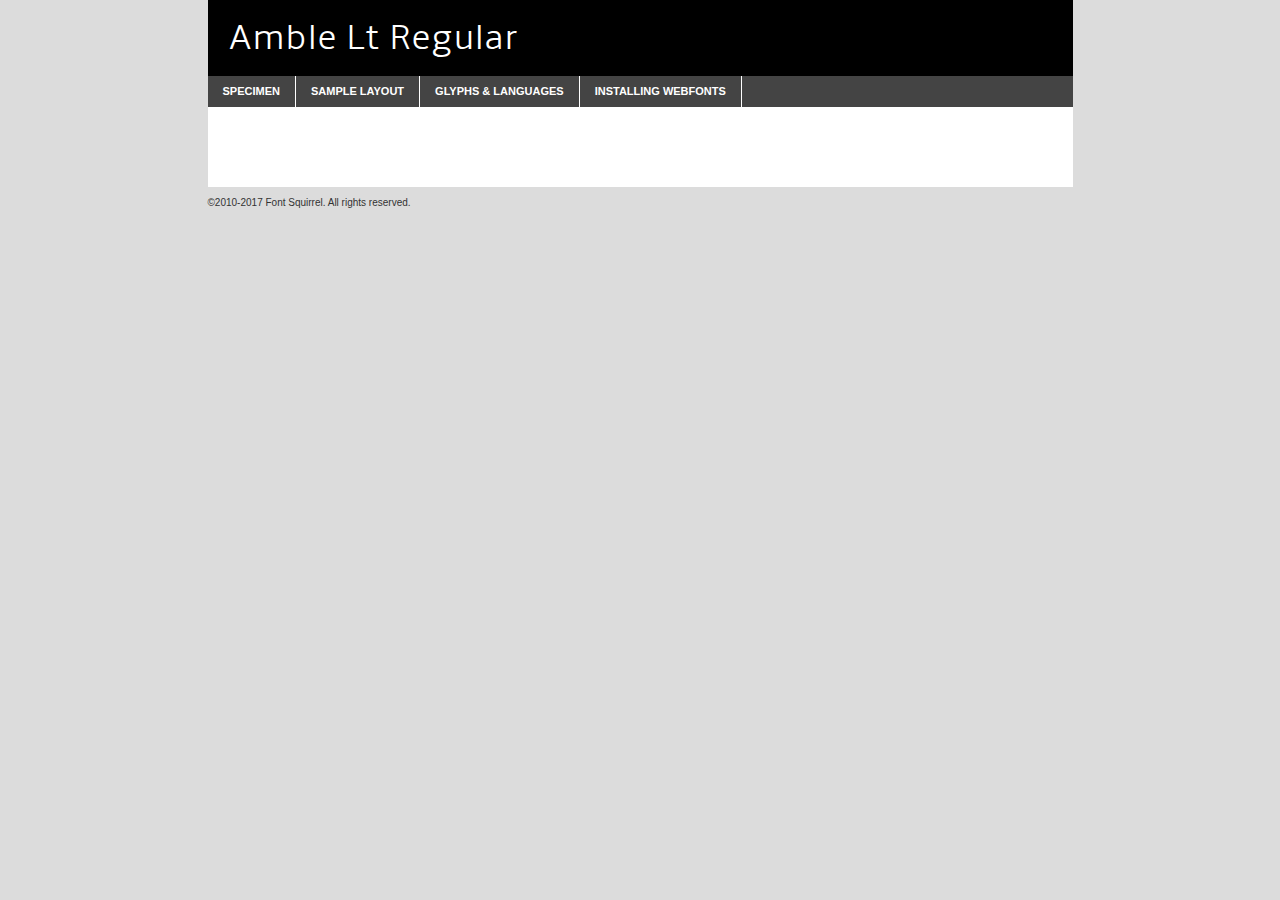
<file: fonts/amble-light-demo.html>
<!DOCTYPE html PUBLIC "-//W3C//DTD XHTML 1.0 Transitional//EN"
        "http://www.w3.org/TR/xhtml1/DTD/xhtml1-transitional.dtd">

<html xmlns="http://www.w3.org/1999/xhtml" xml:lang="en" lang="en">
<head>
    <meta http-equiv="Content-Type" content="text/html; charset=utf-8"/>
    <script src="http://ajax.googleapis.com/ajax/libs/jquery/1.7.2/jquery.min.js" type="text/javascript" charset="utf-8"></script>
    <script type="text/javascript">
		(function($) {
			$.fn.easyTabs = function(option) {
				var param = jQuery.extend({ fadeSpeed: 'fast', defaultContent: 1, activeClass: 'active' }, option);
				$(this).each(function() {
					var thisId = '#' + this.id;
					if ( param.defaultContent == '' )
					{
						param.defaultContent = 1;
					}
					if ( typeof param.defaultContent == 'number' )
					{
						var defaultTab = $(thisId + ' .tabs li:eq(' + (param.defaultContent - 1) + ') a').attr('href').substr(1);
					}
					else
					{
						var defaultTab = param.defaultContent;
					}
					$(thisId + ' .tabs li a').each(function() {
						var tabToHide = $(this).attr('href').substr(1);
						$('#' + tabToHide).addClass('easytabs-tab-content');
					});
					hideAll();
					changeContent(defaultTab);

					function hideAll() {$(thisId + ' .easytabs-tab-content').hide();}

					function changeContent(tabId)
					{
						hideAll();
						$(thisId + ' .tabs li').removeClass(param.activeClass);
						$(thisId + ' .tabs li a[href=#' + tabId + ']').closest('li').addClass(param.activeClass);
						if ( param.fadeSpeed != 'none' )
						{
							$(thisId + ' #' + tabId).fadeIn(param.fadeSpeed);
						}
						else
						{
							$(thisId + ' #' + tabId).show();
						}
					}

					$(thisId + ' .tabs li').click(function() {
						var tabId = $(this).find('a').attr('href').substr(1);
						changeContent(tabId);
						return false;
					});
				});
			}
		})(jQuery);
    </script>
    <link rel="stylesheet" href="specimen_files/specimen_stylesheet.css" type="text/css" charset="utf-8"/>
    <link rel="stylesheet" href="stylesheet.css" type="text/css" charset="utf-8"/>

    <style type="text/css">
        		body {
			font-family: 'amblelight';
        		}

            </style>

    <title>Amble Lt Regular Specimen</title>


    <script type="text/javascript" charset="utf-8">
		$(document).ready(function() {
			$('#container').easyTabs({ defaultContent: 1 });
		});
    </script>
</head>

<body>
<div id="container">
    <div id="header">
		Amble Lt Regular    </div>
    <ul class="tabs">
        <li><a href="#specimen">Specimen</a></li>
        <li><a href="#layout">Sample Layout</a></li>
		        <li><a href="#glyphs">Glyphs &amp; Languages</a></li>
        <li><a href="#installing">Installing Webfonts</a></li>

    </ul>

    <div id="main_content">


        <div id="specimen">

            <div class="section">
                <div class="grid12 firstcol">
                    <div class="huge">AaBb</div>
                </div>
            </div>

            <div class="section">
                <div class="glyph_range">A&#x200B;B&#x200b;C&#x200b;D&#x200b;E&#x200b;F&#x200b;G&#x200b;H&#x200b;I&#x200b;J&#x200b;K&#x200b;L&#x200b;M&#x200b;N&#x200b;O&#x200b;P&#x200b;Q&#x200b;R&#x200b;S&#x200b;T&#x200b;U&#x200b;V&#x200b;W&#x200b;X&#x200b;Y&#x200b;Z&#x200b;a&#x200b;b&#x200b;c&#x200b;d&#x200b;e&#x200b;f&#x200b;g&#x200b;h&#x200b;i&#x200b;j&#x200b;k&#x200b;l&#x200b;m&#x200b;n&#x200b;o&#x200b;p&#x200b;q&#x200b;r&#x200b;s&#x200b;t&#x200b;u&#x200b;v&#x200b;w&#x200b;x&#x200b;y&#x200b;z&#x200b;1&#x200b;2&#x200b;3&#x200b;4&#x200b;5&#x200b;6&#x200b;7&#x200b;8&#x200b;9&#x200b;0&#x200b;&amp;&#x200b;.&#x200b;,&#x200b;?&#x200b;!&#x200b;&#64;&#x200b;(&#x200b;)&#x200b;#&#x200b;$&#x200b;%&#x200b;*&#x200b;+&#x200b;-&#x200b;=&#x200b;:&#x200b;;</div>
            </div>
            <div class="section">
                <div class="grid12 firstcol">
                    <table class="sample_table">
                        <tr>
                            <td>10</td>
                            <td class="size10">abcdefghijklmnopqrstuvwxyzABCDEFGHIJKLMNOPQRSTUVWXYZ0123456789abcdefghijklmnopqrstuvwxyzABCDEFGHIJKLMNOPQRSTUVWXYZ0123456789abcdefghijklmnopqrstuvwxyzABCDEFGHIJKLMNOPQRSTUVWXYZ</td>
                        </tr>
                        <tr>
                            <td>11</td>
                            <td class="size11">abcdefghijklmnopqrstuvwxyzABCDEFGHIJKLMNOPQRSTUVWXYZ0123456789abcdefghijklmnopqrstuvwxyzABCDEFGHIJKLMNOPQRSTUVWXYZ0123456789abcdefghijklmnopqrstuvwxyzABCDEFGHIJKLMNOPQRSTUVWXYZ</td>
                        </tr>
                        <tr>
                            <td>12</td>
                            <td class="size12">abcdefghijklmnopqrstuvwxyzABCDEFGHIJKLMNOPQRSTUVWXYZ0123456789abcdefghijklmnopqrstuvwxyzABCDEFGHIJKLMNOPQRSTUVWXYZ0123456789abcdefghijklmnopqrstuvwxyzABCDEFGHIJKLMNOPQRSTUVWXYZ</td>
                        </tr>
                        <tr>
                            <td>13</td>
                            <td class="size13">abcdefghijklmnopqrstuvwxyzABCDEFGHIJKLMNOPQRSTUVWXYZ0123456789abcdefghijklmnopqrstuvwxyzABCDEFGHIJKLMNOPQRSTUVWXYZ0123456789abcdefghijklmnopqrstuvwxyzABCDEFGHIJKLMNOPQRSTUVWXYZ</td>
                        </tr>
                        <tr>
                            <td>14</td>
                            <td class="size14">abcdefghijklmnopqrstuvwxyzABCDEFGHIJKLMNOPQRSTUVWXYZ0123456789abcdefghijklmnopqrstuvwxyzABCDEFGHIJKLMNOPQRSTUVWXYZ0123456789abcdefghijklmnopqrstuvwxyzABCDEFGHIJKLMNOPQRSTUVWXYZ</td>
                        </tr>
                        <tr>
                            <td>16</td>
                            <td class="size16">abcdefghijklmnopqrstuvwxyzABCDEFGHIJKLMNOPQRSTUVWXYZ0123456789abcdefghijklmnopqrstuvwxyzABCDEFGHIJKLMNOPQRSTUVWXYZ</td>
                        </tr>
                        <tr>
                            <td>18</td>
                            <td class="size18">abcdefghijklmnopqrstuvwxyzABCDEFGHIJKLMNOPQRSTUVWXYZ0123456789abcdefghijklmnopqrstuvwxyzABCDEFGHIJKLMNOPQRSTUVWXYZ</td>
                        </tr>
                        <tr>
                            <td>20</td>
                            <td class="size20">abcdefghijklmnopqrstuvwxyzABCDEFGHIJKLMNOPQRSTUVWXYZ0123456789abcdefghijklmnopqrstuvwxyzABCDEFGHIJKLMNOPQRSTUVWXYZ</td>
                        </tr>
                        <tr>
                            <td>24</td>
                            <td class="size24">abcdefghijklmnopqrstuvwxyzABCDEFGHIJKLMNOPQRSTUVWXYZ0123456789abcdefghijklmnopqrstuvwxyzABCDEFGHIJKLMNOPQRSTUVWXYZ</td>
                        </tr>
                        <tr>
                            <td>30</td>
                            <td class="size30">abcdefghijklmnopqrstuvwxyzABCDEFGHIJKLMNOPQRSTUVWXYZ0123456789abcdefghijklmnopqrstuvwxyzABCDEFGHIJKLMNOPQRSTUVWXYZ</td>
                        </tr>
                        <tr>
                            <td>36</td>
                            <td class="size36">abcdefghijklmnopqrstuvwxyzABCDEFGHIJKLMNOPQRSTUVWXYZ0123456789abcdefghijklmnopqrstuvwxyzABCDEFGHIJKLMNOPQRSTUVWXYZ</td>
                        </tr>
                        <tr>
                            <td>48</td>
                            <td class="size48">abcdefghijklmnopqrstuvwxyzABCDEFGHIJKLMNOPQRSTUVWXYZ0123456789abcdefghijklmnopqrstuvwxyzABCDEFGHIJKLMNOPQRSTUVWXYZ</td>
                        </tr>
                        <tr>
                            <td>60</td>
                            <td class="size60">abcdefghijklmnopqrstuvwxyzABCDEFGHIJKLMNOPQRSTUVWXYZ0123456789abcdefghijklmnopqrstuvwxyzABCDEFGHIJKLMNOPQRSTUVWXYZ</td>
                        </tr>
                        <tr>
                            <td>72</td>
                            <td class="size72">abcdefghijklmnopqrstuvwxyzABCDEFGHIJKLMNOPQRSTUVWXYZ0123456789abcdefghijklmnopqrstuvwxyzABCDEFGHIJKLMNOPQRSTUVWXYZ</td>
                        </tr>
                        <tr>
                            <td>90</td>
                            <td class="size90">abcdefghijklmnopqrstuvwxyzABCDEFGHIJKLMNOPQRSTUVWXYZ0123456789abcdefghijklmnopqrstuvwxyzABCDEFGHIJKLMNOPQRSTUVWXYZ</td>
                        </tr>
                    </table>

                </div>

            </div>


            <div class="section" id="bodycomparison">


                <div id="xheight">
                    <div class="fontbody">&#x25FC;&#x25FC;&#x25FC;&#x25FC;&#x25FC;&#x25FC;&#x25FC;&#x25FC;&#x25FC;&#x25FC;&#x25FC;&#x25FC;&#x25FC;&#x25FC;&#x25FC;&#x25FC;&#x25FC;&#x25FC;&#x25FC;&#x25FC;&#x25FC;&#x25FC;&#x25FC;&#x25FC;&#x25FC;&#x25FC;&#x25FC;&#x25FC;&#x25FC;&#x25FC;&#x25FC;&#x25FC;&#x25FC;&#x25FC;&#x25FC;&#x25FC;&#x25FC;&#x25FC;&#x25FC;&#x25FC;&#x25FC;&#x25FC;&#x25FC;&#x25FC;&#x25FC;&#x25FC;&#x25FC;&#x25FC;&#x25FC;&#x25FC;&#x25FC;&#x25FC;&#x25FC;&#x25FC;&#x25FC;&#x25FC;&#x25FC;&#x25FC;&#x25FC;&#x25FC;&#x25FC;&#x25FC;&#x25FC;&#x25FC;&#x25FC;&#x25FC;&#x25FC;&#x25FC;&#x25FC;&#x25FC;&#x25FC;&#x25FC;&#x25FC;&#x25FC;&#x25FC;&#x25FC;&#x25FC;&#x25FC;&#x25FC;&#x25FC;&#x25FC;&#x25FC;&#x25FC;&#x25FC;&#x25FC;&#x25FC;&#x25FC;&#x25FC;&#x25FC;&#x25FC;&#x25FC;&#x25FC;&#x25FC;&#x25FC;&#x25FC;&#x25FC;&#x25FC;&#x25FC;&#x25FC;body</div>
                    <div class="arialbody">body</div>
                    <div class="verdanabody">body</div>
                    <div class="georgiabody">body</div>
                </div>
                <div class="fontbody" style="z-index:1">
                    body<span>Amble Lt Regular</span>
                </div>
                <div class="arialbody" style="z-index:1">
                    body<span>Arial</span>
                </div>
                <div class="verdanabody" style="z-index:1">
                    body<span>Verdana</span>
                </div>
                <div class="georgiabody" style="z-index:1">
                    body<span>Georgia</span>
                </div>


            </div>


            <div class="section psample psample_row1" id="">

                <div class="grid2 firstcol">
                    <p class="size10"><span>10.</span>Aenean lacinia bibendum nulla sed consectetur. Fusce dapibus, tellus ac cursus commodo, tortor mauris condimentum nibh, ut fermentum massa justo sit amet risus. Nullam id dolor id nibh ultricies vehicula ut id elit. Cum sociis natoque penatibus et magnis dis parturient montes, nascetur ridiculus mus. Nulla vitae elit libero, a pharetra augue.</p>

                </div>
                <div class="grid3">
                    <p class="size11"><span>11.</span>Aenean lacinia bibendum nulla sed consectetur. Fusce dapibus, tellus ac cursus commodo, tortor mauris condimentum nibh, ut fermentum massa justo sit amet risus. Nullam id dolor id nibh ultricies vehicula ut id elit. Cum sociis natoque penatibus et magnis dis parturient montes, nascetur ridiculus mus. Nulla vitae elit libero, a pharetra augue.</p>

                </div>
                <div class="grid3">
                    <p class="size12"><span>12.</span>Aenean lacinia bibendum nulla sed consectetur. Fusce dapibus, tellus ac cursus commodo, tortor mauris condimentum nibh, ut fermentum massa justo sit amet risus. Nullam id dolor id nibh ultricies vehicula ut id elit. Cum sociis natoque penatibus et magnis dis parturient montes, nascetur ridiculus mus. Nulla vitae elit libero, a pharetra augue.</p>

                </div>
                <div class="grid4">
                    <p class="size13"><span>13.</span>Aenean lacinia bibendum nulla sed consectetur. Fusce dapibus, tellus ac cursus commodo, tortor mauris condimentum nibh, ut fermentum massa justo sit amet risus. Nullam id dolor id nibh ultricies vehicula ut id elit. Cum sociis natoque penatibus et magnis dis parturient montes, nascetur ridiculus mus. Nulla vitae elit libero, a pharetra augue.</p>

                </div>
                <div class="white_blend"></div>

            </div>
            <div class="section psample psample_row2" id="">
                <div class="grid3 firstcol">
                    <p class="size14"><span>14.</span>Aenean lacinia bibendum nulla sed consectetur. Fusce dapibus, tellus ac cursus commodo, tortor mauris condimentum nibh, ut fermentum massa justo sit amet risus. Nullam id dolor id nibh ultricies vehicula ut id elit. Cum sociis natoque penatibus et magnis dis parturient montes, nascetur ridiculus mus. Nulla vitae elit libero, a pharetra augue.</p>

                </div>
                <div class="grid4">
                    <p class="size16"><span>16.</span>Aenean lacinia bibendum nulla sed consectetur. Fusce dapibus, tellus ac cursus commodo, tortor mauris condimentum nibh, ut fermentum massa justo sit amet risus. Nullam id dolor id nibh ultricies vehicula ut id elit. Cum sociis natoque penatibus et magnis dis parturient montes, nascetur ridiculus mus. Nulla vitae elit libero, a pharetra augue.</p>

                </div>
                <div class="grid5">
                    <p class="size18"><span>18.</span>Aenean lacinia bibendum nulla sed consectetur. Fusce dapibus, tellus ac cursus commodo, tortor mauris condimentum nibh, ut fermentum massa justo sit amet risus. Nullam id dolor id nibh ultricies vehicula ut id elit. Cum sociis natoque penatibus et magnis dis parturient montes, nascetur ridiculus mus. Nulla vitae elit libero, a pharetra augue.</p>

                </div>

                <div class="white_blend"></div>

            </div>

            <div class="section psample psample_row3" id="">
                <div class="grid5 firstcol">
                    <p class="size20"><span>20.</span>Aenean lacinia bibendum nulla sed consectetur. Fusce dapibus, tellus ac cursus commodo, tortor mauris condimentum nibh, ut fermentum massa justo sit amet risus. Nullam id dolor id nibh ultricies vehicula ut id elit. Cum sociis natoque penatibus et magnis dis parturient montes, nascetur ridiculus mus. Nulla vitae elit libero, a pharetra augue.</p>
                </div>
                <div class="grid7">
                    <p class="size24"><span>24.</span>Aenean lacinia bibendum nulla sed consectetur. Fusce dapibus, tellus ac cursus commodo, tortor mauris condimentum nibh, ut fermentum massa justo sit amet risus. Nullam id dolor id nibh ultricies vehicula ut id elit. Cum sociis natoque penatibus et magnis dis parturient montes, nascetur ridiculus mus. Nulla vitae elit libero, a pharetra augue.</p>
                </div>

                <div class="white_blend"></div>

            </div>

            <div class="section psample psample_row4" id="">
                <div class="grid12 firstcol">
                    <p class="size30"><span>30.</span>Aenean lacinia bibendum nulla sed consectetur. Fusce dapibus, tellus ac cursus commodo, tortor mauris condimentum nibh, ut fermentum massa justo sit amet risus. Nullam id dolor id nibh ultricies vehicula ut id elit. Cum sociis natoque penatibus et magnis dis parturient montes, nascetur ridiculus mus. Nulla vitae elit libero, a pharetra augue.</p>
                </div>
                <div class="white_blend"></div>

            </div>


            <div class="section psample psample_row1 fullreverse">
                <div class="grid2 firstcol">
                    <p class="size10"><span>10.</span>Aenean lacinia bibendum nulla sed consectetur. Fusce dapibus, tellus ac cursus commodo, tortor mauris condimentum nibh, ut fermentum massa justo sit amet risus. Nullam id dolor id nibh ultricies vehicula ut id elit. Cum sociis natoque penatibus et magnis dis parturient montes, nascetur ridiculus mus. Nulla vitae elit libero, a pharetra augue.</p>

                </div>
                <div class="grid3">
                    <p class="size11"><span>11.</span>Aenean lacinia bibendum nulla sed consectetur. Fusce dapibus, tellus ac cursus commodo, tortor mauris condimentum nibh, ut fermentum massa justo sit amet risus. Nullam id dolor id nibh ultricies vehicula ut id elit. Cum sociis natoque penatibus et magnis dis parturient montes, nascetur ridiculus mus. Nulla vitae elit libero, a pharetra augue.</p>

                </div>
                <div class="grid3">
                    <p class="size12"><span>12.</span>Aenean lacinia bibendum nulla sed consectetur. Fusce dapibus, tellus ac cursus commodo, tortor mauris condimentum nibh, ut fermentum massa justo sit amet risus. Nullam id dolor id nibh ultricies vehicula ut id elit. Cum sociis natoque penatibus et magnis dis parturient montes, nascetur ridiculus mus. Nulla vitae elit libero, a pharetra augue.</p>

                </div>
                <div class="grid4">
                    <p class="size13"><span>13.</span>Aenean lacinia bibendum nulla sed consectetur. Fusce dapibus, tellus ac cursus commodo, tortor mauris condimentum nibh, ut fermentum massa justo sit amet risus. Nullam id dolor id nibh ultricies vehicula ut id elit. Cum sociis natoque penatibus et magnis dis parturient montes, nascetur ridiculus mus. Nulla vitae elit libero, a pharetra augue.</p>

                </div>
                <div class="black_blend"></div>

            </div>

            <div class="section psample psample_row2 fullreverse">
                <div class="grid3 firstcol">
                    <p class="size14"><span>14.</span>Aenean lacinia bibendum nulla sed consectetur. Fusce dapibus, tellus ac cursus commodo, tortor mauris condimentum nibh, ut fermentum massa justo sit amet risus. Nullam id dolor id nibh ultricies vehicula ut id elit. Cum sociis natoque penatibus et magnis dis parturient montes, nascetur ridiculus mus. Nulla vitae elit libero, a pharetra augue.</p>

                </div>
                <div class="grid4">
                    <p class="size16"><span>16.</span>Aenean lacinia bibendum nulla sed consectetur. Fusce dapibus, tellus ac cursus commodo, tortor mauris condimentum nibh, ut fermentum massa justo sit amet risus. Nullam id dolor id nibh ultricies vehicula ut id elit. Cum sociis natoque penatibus et magnis dis parturient montes, nascetur ridiculus mus. Nulla vitae elit libero, a pharetra augue.</p>

                </div>
                <div class="grid5">
                    <p class="size18"><span>18.</span>Aenean lacinia bibendum nulla sed consectetur. Fusce dapibus, tellus ac cursus commodo, tortor mauris condimentum nibh, ut fermentum massa justo sit amet risus. Nullam id dolor id nibh ultricies vehicula ut id elit. Cum sociis natoque penatibus et magnis dis parturient montes, nascetur ridiculus mus. Nulla vitae elit libero, a pharetra augue.</p>

                </div>
                <div class="black_blend"></div>

            </div>

            <div class="section psample fullreverse psample_row3" id="">
                <div class="grid5 firstcol">
                    <p class="size20"><span>20.</span>Aenean lacinia bibendum nulla sed consectetur. Fusce dapibus, tellus ac cursus commodo, tortor mauris condimentum nibh, ut fermentum massa justo sit amet risus. Nullam id dolor id nibh ultricies vehicula ut id elit. Cum sociis natoque penatibus et magnis dis parturient montes, nascetur ridiculus mus. Nulla vitae elit libero, a pharetra augue.</p>
                </div>
                <div class="grid7">
                    <p class="size24"><span>24.</span>Aenean lacinia bibendum nulla sed consectetur. Fusce dapibus, tellus ac cursus commodo, tortor mauris condimentum nibh, ut fermentum massa justo sit amet risus. Nullam id dolor id nibh ultricies vehicula ut id elit. Cum sociis natoque penatibus et magnis dis parturient montes, nascetur ridiculus mus. Nulla vitae elit libero, a pharetra augue.</p>
                </div>

                <div class="black_blend"></div>

            </div>

            <div class="section psample fullreverse psample_row4" id="" style="border-bottom: 20px #000 solid;">
                <div class="grid12 firstcol">
                    <p class="size30"><span>30.</span>Aenean lacinia bibendum nulla sed consectetur. Fusce dapibus, tellus ac cursus commodo, tortor mauris condimentum nibh, ut fermentum massa justo sit amet risus. Nullam id dolor id nibh ultricies vehicula ut id elit. Cum sociis natoque penatibus et magnis dis parturient montes, nascetur ridiculus mus. Nulla vitae elit libero, a pharetra augue.</p>
                </div>
                <div class="black_blend"></div>

            </div>


        </div>

        <div id="layout">

            <div class="section">

                <div class="grid12 firstcol">
                    <h1>Lorem Ipsum Dolor</h1>
                    <h2>Etiam porta sem malesuada magna mollis euismod</h2>

                    <p class="byline">By <a href="#link">Aenean Lacinia</a></p>
                </div>
            </div>
            <div class="section">
                <div class="grid8 firstcol">
                    <p class="large">Donec sed odio dui. Morbi leo risus, porta ac consectetur ac, vestibulum at eros. Fusce dapibus, tellus ac cursus commodo, tortor mauris condimentum nibh, ut fermentum massa justo sit amet risus. </p>


                    <h3>Pellentesque ornare sem</h3>

                    <p>Maecenas sed diam eget risus varius blandit sit amet non magna. Maecenas faucibus mollis interdum. Donec ullamcorper nulla non metus auctor fringilla. Nullam id dolor id nibh ultricies vehicula ut id elit. Nullam id dolor id nibh ultricies vehicula ut id elit. </p>

                    <p>Aenean eu leo quam. Pellentesque ornare sem lacinia quam venenatis vestibulum. Lorem ipsum dolor sit amet, consectetur adipiscing elit. Cum sociis natoque penatibus et magnis dis parturient montes, nascetur ridiculus mus. </p>

                    <p>Nulla vitae elit libero, a pharetra augue. Praesent commodo cursus magna, vel scelerisque nisl consectetur et. Aenean lacinia bibendum nulla sed consectetur. </p>

                    <p>Nullam quis risus eget urna mollis ornare vel eu leo. Nullam quis risus eget urna mollis ornare vel eu leo. Maecenas sed diam eget risus varius blandit sit amet non magna. Donec ullamcorper nulla non metus auctor fringilla. </p>

                    <h3>Cras mattis consectetur</h3>

                    <p>Aenean eu leo quam. Pellentesque ornare sem lacinia quam venenatis vestibulum. Aenean lacinia bibendum nulla sed consectetur. Integer posuere erat a ante venenatis dapibus posuere velit aliquet. Cras mattis consectetur purus sit amet fermentum. </p>

                    <p>Nullam id dolor id nibh ultricies vehicula ut id elit. Nullam quis risus eget urna mollis ornare vel eu leo. Cras mattis consectetur purus sit amet fermentum.</p>
                </div>

                <div class="grid4 sidebar">

                    <div class="box reverse">
                        <p class="last">Nullam quis risus eget urna mollis ornare vel eu leo. Donec ullamcorper nulla non metus auctor fringilla. Cras mattis consectetur purus sit amet fermentum. Sed posuere consectetur est at lobortis. Lorem ipsum dolor sit amet, consectetur adipiscing elit. </p>
                    </div>

                    <p class="caption">Maecenas sed diam eget risus varius.</p>

                    <p>Vestibulum id ligula porta felis euismod semper. Integer posuere erat a ante venenatis dapibus posuere velit aliquet. Vestibulum id ligula porta felis euismod semper. Sed posuere consectetur est at lobortis. Maecenas sed diam eget risus varius blandit sit amet non magna. Fusce dapibus, tellus ac cursus commodo, tortor mauris condimentum nibh, ut fermentum massa justo sit amet risus. </p>


                    <p>Duis mollis, est non commodo luctus, nisi erat porttitor ligula, eget lacinia odio sem nec elit. Aenean lacinia bibendum nulla sed consectetur. Vivamus sagittis lacus vel augue laoreet rutrum faucibus dolor auctor. Aenean lacinia bibendum nulla sed consectetur. Nullam quis risus eget urna mollis ornare vel eu leo. </p>

                    <p>Praesent commodo cursus magna, vel scelerisque nisl consectetur et. Donec ullamcorper nulla non metus auctor fringilla. Maecenas faucibus mollis interdum. Fusce dapibus, tellus ac cursus commodo, tortor mauris condimentum nibh, ut fermentum massa justo sit amet risus. </p>

                </div>
            </div>

        </div>


		

        <div id="glyphs">
            <div class="section">
                <div class="grid12 firstcol">

                    <h1>Language Support</h1>
                    <p>The subset of Amble Lt Regular in this kit supports the following languages:<br/>

						Albanian, Basque, Breton, Chamorro, Danish, Dutch, English, Faroese, Finnish, French, Frisian, Galician, German, Icelandic, Italian, Malagasy, Norwegian, Portuguese, Spanish, Alsatian, Aragonese, Arapaho, Arrernte, Asturian, Aymara, Bislama, Cebuano, Corsican, Fijian, French_creole, Genoese, Gilbertese, Greenlandic, Haitian_creole, Hiligaynon, Hmong, Hopi, Ibanag, Iloko_ilokano, Indonesian, Interglossa_glosa, Interlingua, Irish_gaelic, Jerriais, Lojban, Lombard, Luxembourgeois, Manx, Mohawk, Norfolk_pitcairnese, Occitan, Oromo, Pangasinan, Papiamento, Piedmontese, Potawatomi, Rhaeto-romance, Romansh, Rotokas, Sami_lule, Samoan, Sardinian, Scots_gaelic, Seychelles_creole, Shona, Sicilian, Somali, Southern_ndebele, Swahili, Swati_swazi, Tagalog_filipino_pilipino, Tetum, Tok_pisin, Uyghur_latinized, Volapuk, Walloon, Warlpiri, Xhosa, Yapese, Zulu, Latinbasic, Ubasic, Demo                    </p>
                    <h1>Glyph Chart</h1>
                    <p>The subset of Amble Lt Regular in this kit includes all the glyphs listed below. Unicode entities are included above each glyph to help you insert individual characters into your layout.</p>
                    <div id="glyph_chart">

																				                                <div><p>&amp;#13;</p>&#13;</div>
																				                                <div><p>&amp;#32;</p>&#32;</div>
																				                                <div><p>&amp;#33;</p>&#33;</div>
																				                                <div><p>&amp;#34;</p>&#34;</div>
																				                                <div><p>&amp;#35;</p>&#35;</div>
																				                                <div><p>&amp;#36;</p>&#36;</div>
																				                                <div><p>&amp;#37;</p>&#37;</div>
																				                                <div><p>&amp;#38;</p>&#38;</div>
																				                                <div><p>&amp;#39;</p>&#39;</div>
																				                                <div><p>&amp;#40;</p>&#40;</div>
																				                                <div><p>&amp;#41;</p>&#41;</div>
																				                                <div><p>&amp;#42;</p>&#42;</div>
																				                                <div><p>&amp;#43;</p>&#43;</div>
																				                                <div><p>&amp;#44;</p>&#44;</div>
																				                                <div><p>&amp;#45;</p>&#45;</div>
																				                                <div><p>&amp;#46;</p>&#46;</div>
																				                                <div><p>&amp;#47;</p>&#47;</div>
																				                                <div><p>&amp;#48;</p>&#48;</div>
																				                                <div><p>&amp;#49;</p>&#49;</div>
																				                                <div><p>&amp;#50;</p>&#50;</div>
																				                                <div><p>&amp;#51;</p>&#51;</div>
																				                                <div><p>&amp;#52;</p>&#52;</div>
																				                                <div><p>&amp;#53;</p>&#53;</div>
																				                                <div><p>&amp;#54;</p>&#54;</div>
																				                                <div><p>&amp;#55;</p>&#55;</div>
																				                                <div><p>&amp;#56;</p>&#56;</div>
																				                                <div><p>&amp;#57;</p>&#57;</div>
																				                                <div><p>&amp;#58;</p>&#58;</div>
																				                                <div><p>&amp;#59;</p>&#59;</div>
																				                                <div><p>&amp;#60;</p>&#60;</div>
																				                                <div><p>&amp;#61;</p>&#61;</div>
																				                                <div><p>&amp;#62;</p>&#62;</div>
																				                                <div><p>&amp;#63;</p>&#63;</div>
																				                                <div><p>&amp;#64;</p>&#64;</div>
																				                                <div><p>&amp;#65;</p>&#65;</div>
																				                                <div><p>&amp;#66;</p>&#66;</div>
																				                                <div><p>&amp;#67;</p>&#67;</div>
																				                                <div><p>&amp;#68;</p>&#68;</div>
																				                                <div><p>&amp;#69;</p>&#69;</div>
																				                                <div><p>&amp;#70;</p>&#70;</div>
																				                                <div><p>&amp;#71;</p>&#71;</div>
																				                                <div><p>&amp;#72;</p>&#72;</div>
																				                                <div><p>&amp;#73;</p>&#73;</div>
																				                                <div><p>&amp;#74;</p>&#74;</div>
																				                                <div><p>&amp;#75;</p>&#75;</div>
																				                                <div><p>&amp;#76;</p>&#76;</div>
																				                                <div><p>&amp;#77;</p>&#77;</div>
																				                                <div><p>&amp;#78;</p>&#78;</div>
																				                                <div><p>&amp;#79;</p>&#79;</div>
																				                                <div><p>&amp;#80;</p>&#80;</div>
																				                                <div><p>&amp;#81;</p>&#81;</div>
																				                                <div><p>&amp;#82;</p>&#82;</div>
																				                                <div><p>&amp;#83;</p>&#83;</div>
																				                                <div><p>&amp;#84;</p>&#84;</div>
																				                                <div><p>&amp;#85;</p>&#85;</div>
																				                                <div><p>&amp;#86;</p>&#86;</div>
																				                                <div><p>&amp;#87;</p>&#87;</div>
																				                                <div><p>&amp;#88;</p>&#88;</div>
																				                                <div><p>&amp;#89;</p>&#89;</div>
																				                                <div><p>&amp;#90;</p>&#90;</div>
																				                                <div><p>&amp;#91;</p>&#91;</div>
																				                                <div><p>&amp;#92;</p>&#92;</div>
																				                                <div><p>&amp;#93;</p>&#93;</div>
																				                                <div><p>&amp;#94;</p>&#94;</div>
																				                                <div><p>&amp;#95;</p>&#95;</div>
																				                                <div><p>&amp;#96;</p>&#96;</div>
																				                                <div><p>&amp;#97;</p>&#97;</div>
																				                                <div><p>&amp;#98;</p>&#98;</div>
																				                                <div><p>&amp;#99;</p>&#99;</div>
																				                                <div><p>&amp;#100;</p>&#100;</div>
																				                                <div><p>&amp;#101;</p>&#101;</div>
																				                                <div><p>&amp;#102;</p>&#102;</div>
																				                                <div><p>&amp;#103;</p>&#103;</div>
																				                                <div><p>&amp;#104;</p>&#104;</div>
																				                                <div><p>&amp;#105;</p>&#105;</div>
																				                                <div><p>&amp;#106;</p>&#106;</div>
																				                                <div><p>&amp;#107;</p>&#107;</div>
																				                                <div><p>&amp;#108;</p>&#108;</div>
																				                                <div><p>&amp;#109;</p>&#109;</div>
																				                                <div><p>&amp;#110;</p>&#110;</div>
																				                                <div><p>&amp;#111;</p>&#111;</div>
																				                                <div><p>&amp;#112;</p>&#112;</div>
																				                                <div><p>&amp;#113;</p>&#113;</div>
																				                                <div><p>&amp;#114;</p>&#114;</div>
																				                                <div><p>&amp;#115;</p>&#115;</div>
																				                                <div><p>&amp;#116;</p>&#116;</div>
																				                                <div><p>&amp;#117;</p>&#117;</div>
																				                                <div><p>&amp;#118;</p>&#118;</div>
																				                                <div><p>&amp;#119;</p>&#119;</div>
																				                                <div><p>&amp;#120;</p>&#120;</div>
																				                                <div><p>&amp;#121;</p>&#121;</div>
																				                                <div><p>&amp;#122;</p>&#122;</div>
																				                                <div><p>&amp;#123;</p>&#123;</div>
																				                                <div><p>&amp;#124;</p>&#124;</div>
																				                                <div><p>&amp;#125;</p>&#125;</div>
																				                                <div><p>&amp;#126;</p>&#126;</div>
																				                                <div><p>&amp;#160;</p>&#160;</div>
																				                                <div><p>&amp;#161;</p>&#161;</div>
																				                                <div><p>&amp;#162;</p>&#162;</div>
																				                                <div><p>&amp;#163;</p>&#163;</div>
																				                                <div><p>&amp;#164;</p>&#164;</div>
																				                                <div><p>&amp;#165;</p>&#165;</div>
																				                                <div><p>&amp;#166;</p>&#166;</div>
																				                                <div><p>&amp;#167;</p>&#167;</div>
																				                                <div><p>&amp;#168;</p>&#168;</div>
																				                                <div><p>&amp;#169;</p>&#169;</div>
																				                                <div><p>&amp;#170;</p>&#170;</div>
																				                                <div><p>&amp;#171;</p>&#171;</div>
																				                                <div><p>&amp;#172;</p>&#172;</div>
																				                                <div><p>&amp;#173;</p>&#173;</div>
																				                                <div><p>&amp;#174;</p>&#174;</div>
																				                                <div><p>&amp;#175;</p>&#175;</div>
																				                                <div><p>&amp;#176;</p>&#176;</div>
																				                                <div><p>&amp;#177;</p>&#177;</div>
																				                                <div><p>&amp;#178;</p>&#178;</div>
																				                                <div><p>&amp;#179;</p>&#179;</div>
																				                                <div><p>&amp;#180;</p>&#180;</div>
																				                                <div><p>&amp;#181;</p>&#181;</div>
																				                                <div><p>&amp;#182;</p>&#182;</div>
																				                                <div><p>&amp;#183;</p>&#183;</div>
																				                                <div><p>&amp;#184;</p>&#184;</div>
																				                                <div><p>&amp;#185;</p>&#185;</div>
																				                                <div><p>&amp;#186;</p>&#186;</div>
																				                                <div><p>&amp;#187;</p>&#187;</div>
																				                                <div><p>&amp;#188;</p>&#188;</div>
																				                                <div><p>&amp;#189;</p>&#189;</div>
																				                                <div><p>&amp;#190;</p>&#190;</div>
																				                                <div><p>&amp;#191;</p>&#191;</div>
																				                                <div><p>&amp;#192;</p>&#192;</div>
																				                                <div><p>&amp;#193;</p>&#193;</div>
																				                                <div><p>&amp;#194;</p>&#194;</div>
																				                                <div><p>&amp;#195;</p>&#195;</div>
																				                                <div><p>&amp;#196;</p>&#196;</div>
																				                                <div><p>&amp;#197;</p>&#197;</div>
																				                                <div><p>&amp;#198;</p>&#198;</div>
																				                                <div><p>&amp;#199;</p>&#199;</div>
																				                                <div><p>&amp;#200;</p>&#200;</div>
																				                                <div><p>&amp;#201;</p>&#201;</div>
																				                                <div><p>&amp;#202;</p>&#202;</div>
																				                                <div><p>&amp;#203;</p>&#203;</div>
																				                                <div><p>&amp;#204;</p>&#204;</div>
																				                                <div><p>&amp;#205;</p>&#205;</div>
																				                                <div><p>&amp;#206;</p>&#206;</div>
																				                                <div><p>&amp;#207;</p>&#207;</div>
																				                                <div><p>&amp;#208;</p>&#208;</div>
																				                                <div><p>&amp;#209;</p>&#209;</div>
																				                                <div><p>&amp;#210;</p>&#210;</div>
																				                                <div><p>&amp;#211;</p>&#211;</div>
																				                                <div><p>&amp;#212;</p>&#212;</div>
																				                                <div><p>&amp;#213;</p>&#213;</div>
																				                                <div><p>&amp;#214;</p>&#214;</div>
																				                                <div><p>&amp;#215;</p>&#215;</div>
																				                                <div><p>&amp;#216;</p>&#216;</div>
																				                                <div><p>&amp;#217;</p>&#217;</div>
																				                                <div><p>&amp;#218;</p>&#218;</div>
																				                                <div><p>&amp;#219;</p>&#219;</div>
																				                                <div><p>&amp;#220;</p>&#220;</div>
																				                                <div><p>&amp;#221;</p>&#221;</div>
																				                                <div><p>&amp;#222;</p>&#222;</div>
																				                                <div><p>&amp;#223;</p>&#223;</div>
																				                                <div><p>&amp;#224;</p>&#224;</div>
																				                                <div><p>&amp;#225;</p>&#225;</div>
																				                                <div><p>&amp;#226;</p>&#226;</div>
																				                                <div><p>&amp;#227;</p>&#227;</div>
																				                                <div><p>&amp;#228;</p>&#228;</div>
																				                                <div><p>&amp;#229;</p>&#229;</div>
																				                                <div><p>&amp;#230;</p>&#230;</div>
																				                                <div><p>&amp;#231;</p>&#231;</div>
																				                                <div><p>&amp;#232;</p>&#232;</div>
																				                                <div><p>&amp;#233;</p>&#233;</div>
																				                                <div><p>&amp;#234;</p>&#234;</div>
																				                                <div><p>&amp;#235;</p>&#235;</div>
																				                                <div><p>&amp;#236;</p>&#236;</div>
																				                                <div><p>&amp;#237;</p>&#237;</div>
																				                                <div><p>&amp;#238;</p>&#238;</div>
																				                                <div><p>&amp;#239;</p>&#239;</div>
																				                                <div><p>&amp;#240;</p>&#240;</div>
																				                                <div><p>&amp;#241;</p>&#241;</div>
																				                                <div><p>&amp;#242;</p>&#242;</div>
																				                                <div><p>&amp;#243;</p>&#243;</div>
																				                                <div><p>&amp;#244;</p>&#244;</div>
																				                                <div><p>&amp;#245;</p>&#245;</div>
																				                                <div><p>&amp;#246;</p>&#246;</div>
																				                                <div><p>&amp;#247;</p>&#247;</div>
																				                                <div><p>&amp;#248;</p>&#248;</div>
																				                                <div><p>&amp;#249;</p>&#249;</div>
																				                                <div><p>&amp;#250;</p>&#250;</div>
																				                                <div><p>&amp;#251;</p>&#251;</div>
																				                                <div><p>&amp;#252;</p>&#252;</div>
																				                                <div><p>&amp;#253;</p>&#253;</div>
																				                                <div><p>&amp;#254;</p>&#254;</div>
																				                                <div><p>&amp;#255;</p>&#255;</div>
																				                                <div><p>&amp;#338;</p>&#338;</div>
																				                                <div><p>&amp;#339;</p>&#339;</div>
																				                                <div><p>&amp;#376;</p>&#376;</div>
																				                                <div><p>&amp;#710;</p>&#710;</div>
																				                                <div><p>&amp;#732;</p>&#732;</div>
																				                                <div><p>&amp;#8192;</p>&#8192;</div>
																				                                <div><p>&amp;#8193;</p>&#8193;</div>
																				                                <div><p>&amp;#8194;</p>&#8194;</div>
																				                                <div><p>&amp;#8195;</p>&#8195;</div>
																				                                <div><p>&amp;#8196;</p>&#8196;</div>
																				                                <div><p>&amp;#8197;</p>&#8197;</div>
																				                                <div><p>&amp;#8198;</p>&#8198;</div>
																				                                <div><p>&amp;#8199;</p>&#8199;</div>
																				                                <div><p>&amp;#8200;</p>&#8200;</div>
																				                                <div><p>&amp;#8201;</p>&#8201;</div>
																				                                <div><p>&amp;#8202;</p>&#8202;</div>
																				                                <div><p>&amp;#8208;</p>&#8208;</div>
																				                                <div><p>&amp;#8209;</p>&#8209;</div>
																				                                <div><p>&amp;#8210;</p>&#8210;</div>
																				                                <div><p>&amp;#8211;</p>&#8211;</div>
																				                                <div><p>&amp;#8212;</p>&#8212;</div>
																				                                <div><p>&amp;#8216;</p>&#8216;</div>
																				                                <div><p>&amp;#8217;</p>&#8217;</div>
																				                                <div><p>&amp;#8218;</p>&#8218;</div>
																				                                <div><p>&amp;#8220;</p>&#8220;</div>
																				                                <div><p>&amp;#8221;</p>&#8221;</div>
																				                                <div><p>&amp;#8222;</p>&#8222;</div>
																				                                <div><p>&amp;#8226;</p>&#8226;</div>
																				                                <div><p>&amp;#8230;</p>&#8230;</div>
																				                                <div><p>&amp;#8239;</p>&#8239;</div>
																				                                <div><p>&amp;#8249;</p>&#8249;</div>
																				                                <div><p>&amp;#8250;</p>&#8250;</div>
																				                                <div><p>&amp;#8287;</p>&#8287;</div>
																				                                <div><p>&amp;#8364;</p>&#8364;</div>
																				                                <div><p>&amp;#8482;</p>&#8482;</div>
																				                                <div><p>&amp;#9724;</p>&#9724;</div>
																				                                <div><p>&amp;#64257;</p>&#64257;</div>
																				                                <div><p>&amp;#64258;</p>&#64258;</div>
																																													                    </div>
                </div>


            </div>
        </div>


        <div id="specs">

        </div>

        <div id="installing">
            <div class="section">
                <div class="grid7 firstcol">
                    <h1>Installing Webfonts</h1>

                    <p>Webfonts are supported by all major browser platforms but not all in the same way. There are currently four different font formats that must be included in order to target all browsers. This includes TTF, WOFF, EOT and SVG.</p>

                    <h2>1. Upload your webfonts</h2>
                    <p>You must upload your webfont kit to your website. They should be in or near the same directory as your CSS files.</p>

                    <h2>2. Include the webfont stylesheet</h2>
                    <p>A special CSS @font-face declaration helps the various browsers select the appropriate font it needs without causing you a bunch of headaches. Learn more about this syntax by reading the <a href="https://www.fontspring.com/blog/further-hardening-of-the-bulletproof-syntax">Fontspring blog post</a> about it. The code for it is as follows:</p>


                    <code>
                        @font-face{
                        font-family: 'MyWebFont';
                        src: url('WebFont.eot');
                        src: url('WebFont.eot?#iefix') format('embedded-opentype'),
                        url('WebFont.woff') format('woff'),
                        url('WebFont.ttf') format('truetype'),
                        url('WebFont.svg#webfont') format('svg');
                        }
                    </code>

                    <p>We've already gone ahead and generated the code for you. All you have to do is link to the stylesheet in your HTML, like this:</p>
                    <code>&lt;link rel=&quot;stylesheet&quot; href=&quot;stylesheet.css&quot; type=&quot;text/css&quot; charset=&quot;utf-8&quot; /&gt;</code>

                    <h2>3. Modify your own stylesheet</h2>
                    <p>To take advantage of your new fonts, you must tell your stylesheet to use them. Look at the original @font-face declaration above and find the property called "font-family." The name linked there will be what you use to reference the font. Prepend that webfont name to the font stack in the "font-family" property, inside the selector you want to change. For example:</p>
                    <code>p { font-family: 'WebFont', Arial, sans-serif; }</code>

                    <h2>4. Test</h2>
                    <p>Getting webfonts to work cross-browser <em>can</em> be tricky. Use the information in the sidebar to help you if you find that fonts aren't loading in a particular browser.</p>
                </div>

                <div class="grid5 sidebar">
                    <div class="box">
                        <h2>Troubleshooting<br/>Font-Face Problems</h2>
                        <p>Having trouble getting your webfonts to load in your new website? Here are some tips to sort out what might be the problem.</p>

                        <h3>Fonts not showing in any browser</h3>

                        <p>This sounds like you need to work on the plumbing. You either did not upload the fonts to the correct directory, or you did not link the fonts properly in the CSS. If you've confirmed that all this is correct and you still have a problem, take a look at your .htaccess file and see if requests are getting intercepted.</p>

                        <h3>Fonts not loading in iPhone or iPad</h3>

                        <p>The most common problem here is that you are serving the fonts from an IIS server. IIS refuses to serve files that have unknown MIME types. If that is the case, you must set the MIME type for SVG to "image/svg+xml" in the server settings. Follow these instructions from Microsoft if you need help.</p>

                        <h3>Fonts not loading in Firefox</h3>

                        <p>The primary reason for this failure? You are still using a version Firefox older than 3.5. So upgrade already! If that isn't it, then you are very likely serving fonts from a different domain. Firefox requires that all font assets be served from the same domain. Lastly it is possible that you need to add WOFF to your list of MIME types (if you are serving via IIS.)</p>

                        <h3>Fonts not loading in IE</h3>

                        <p>Are you looking at Internet Explorer on an actual Windows machine or are you cheating by using a service like Adobe BrowserLab? Many of these screenshot services do not render @font-face for IE. Best to test it on a real machine.</p>

                        <h3>Fonts not loading in IE9</h3>

                        <p>IE9, like Firefox, requires that fonts be served from the same domain as the website. Make sure that is the case.</p>
                    </div>
                </div>
            </div>

        </div>

    </div>
    <div id="footer">
        <p>&copy;2010-2017 Font Squirrel. All rights reserved.</p>
    </div>
</div>
</body>
</html>
</file>
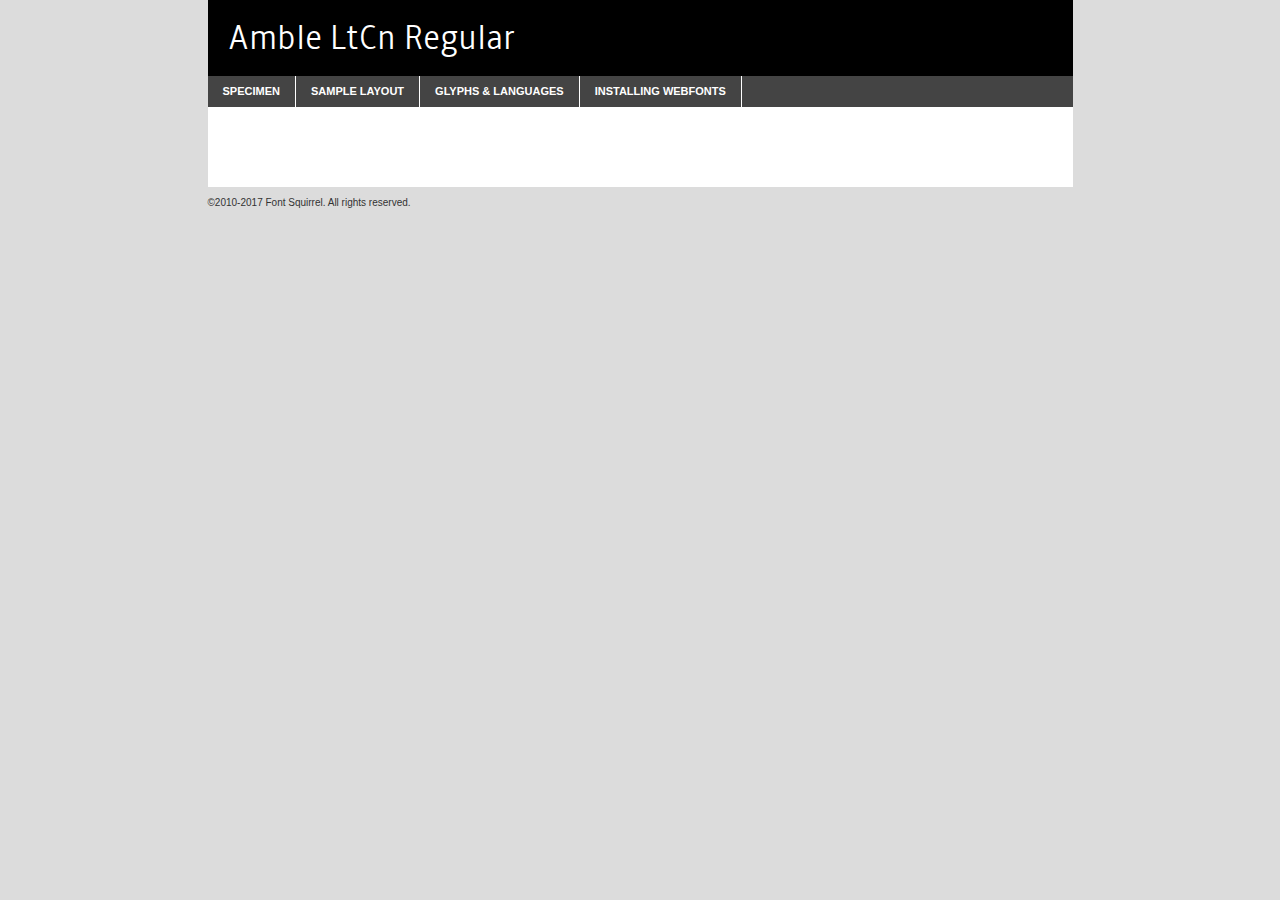
<file: fonts/amble-lightcondensed-demo.html>
<!DOCTYPE html PUBLIC "-//W3C//DTD XHTML 1.0 Transitional//EN"
        "http://www.w3.org/TR/xhtml1/DTD/xhtml1-transitional.dtd">

<html xmlns="http://www.w3.org/1999/xhtml" xml:lang="en" lang="en">
<head>
    <meta http-equiv="Content-Type" content="text/html; charset=utf-8"/>
    <script src="http://ajax.googleapis.com/ajax/libs/jquery/1.7.2/jquery.min.js" type="text/javascript" charset="utf-8"></script>
    <script type="text/javascript">
		(function($) {
			$.fn.easyTabs = function(option) {
				var param = jQuery.extend({ fadeSpeed: 'fast', defaultContent: 1, activeClass: 'active' }, option);
				$(this).each(function() {
					var thisId = '#' + this.id;
					if ( param.defaultContent == '' )
					{
						param.defaultContent = 1;
					}
					if ( typeof param.defaultContent == 'number' )
					{
						var defaultTab = $(thisId + ' .tabs li:eq(' + (param.defaultContent - 1) + ') a').attr('href').substr(1);
					}
					else
					{
						var defaultTab = param.defaultContent;
					}
					$(thisId + ' .tabs li a').each(function() {
						var tabToHide = $(this).attr('href').substr(1);
						$('#' + tabToHide).addClass('easytabs-tab-content');
					});
					hideAll();
					changeContent(defaultTab);

					function hideAll() {$(thisId + ' .easytabs-tab-content').hide();}

					function changeContent(tabId)
					{
						hideAll();
						$(thisId + ' .tabs li').removeClass(param.activeClass);
						$(thisId + ' .tabs li a[href=#' + tabId + ']').closest('li').addClass(param.activeClass);
						if ( param.fadeSpeed != 'none' )
						{
							$(thisId + ' #' + tabId).fadeIn(param.fadeSpeed);
						}
						else
						{
							$(thisId + ' #' + tabId).show();
						}
					}

					$(thisId + ' .tabs li').click(function() {
						var tabId = $(this).find('a').attr('href').substr(1);
						changeContent(tabId);
						return false;
					});
				});
			}
		})(jQuery);
    </script>
    <link rel="stylesheet" href="specimen_files/specimen_stylesheet.css" type="text/css" charset="utf-8"/>
    <link rel="stylesheet" href="stylesheet.css" type="text/css" charset="utf-8"/>

    <style type="text/css">
        		body {
			font-family: 'amblelight_condensed';
        		}

            </style>

    <title>Amble LtCn Regular Specimen</title>


    <script type="text/javascript" charset="utf-8">
		$(document).ready(function() {
			$('#container').easyTabs({ defaultContent: 1 });
		});
    </script>
</head>

<body>
<div id="container">
    <div id="header">
		Amble LtCn Regular    </div>
    <ul class="tabs">
        <li><a href="#specimen">Specimen</a></li>
        <li><a href="#layout">Sample Layout</a></li>
		        <li><a href="#glyphs">Glyphs &amp; Languages</a></li>
        <li><a href="#installing">Installing Webfonts</a></li>

    </ul>

    <div id="main_content">


        <div id="specimen">

            <div class="section">
                <div class="grid12 firstcol">
                    <div class="huge">AaBb</div>
                </div>
            </div>

            <div class="section">
                <div class="glyph_range">A&#x200B;B&#x200b;C&#x200b;D&#x200b;E&#x200b;F&#x200b;G&#x200b;H&#x200b;I&#x200b;J&#x200b;K&#x200b;L&#x200b;M&#x200b;N&#x200b;O&#x200b;P&#x200b;Q&#x200b;R&#x200b;S&#x200b;T&#x200b;U&#x200b;V&#x200b;W&#x200b;X&#x200b;Y&#x200b;Z&#x200b;a&#x200b;b&#x200b;c&#x200b;d&#x200b;e&#x200b;f&#x200b;g&#x200b;h&#x200b;i&#x200b;j&#x200b;k&#x200b;l&#x200b;m&#x200b;n&#x200b;o&#x200b;p&#x200b;q&#x200b;r&#x200b;s&#x200b;t&#x200b;u&#x200b;v&#x200b;w&#x200b;x&#x200b;y&#x200b;z&#x200b;1&#x200b;2&#x200b;3&#x200b;4&#x200b;5&#x200b;6&#x200b;7&#x200b;8&#x200b;9&#x200b;0&#x200b;&amp;&#x200b;.&#x200b;,&#x200b;?&#x200b;!&#x200b;&#64;&#x200b;(&#x200b;)&#x200b;#&#x200b;$&#x200b;%&#x200b;*&#x200b;+&#x200b;-&#x200b;=&#x200b;:&#x200b;;</div>
            </div>
            <div class="section">
                <div class="grid12 firstcol">
                    <table class="sample_table">
                        <tr>
                            <td>10</td>
                            <td class="size10">abcdefghijklmnopqrstuvwxyzABCDEFGHIJKLMNOPQRSTUVWXYZ0123456789abcdefghijklmnopqrstuvwxyzABCDEFGHIJKLMNOPQRSTUVWXYZ0123456789abcdefghijklmnopqrstuvwxyzABCDEFGHIJKLMNOPQRSTUVWXYZ</td>
                        </tr>
                        <tr>
                            <td>11</td>
                            <td class="size11">abcdefghijklmnopqrstuvwxyzABCDEFGHIJKLMNOPQRSTUVWXYZ0123456789abcdefghijklmnopqrstuvwxyzABCDEFGHIJKLMNOPQRSTUVWXYZ0123456789abcdefghijklmnopqrstuvwxyzABCDEFGHIJKLMNOPQRSTUVWXYZ</td>
                        </tr>
                        <tr>
                            <td>12</td>
                            <td class="size12">abcdefghijklmnopqrstuvwxyzABCDEFGHIJKLMNOPQRSTUVWXYZ0123456789abcdefghijklmnopqrstuvwxyzABCDEFGHIJKLMNOPQRSTUVWXYZ0123456789abcdefghijklmnopqrstuvwxyzABCDEFGHIJKLMNOPQRSTUVWXYZ</td>
                        </tr>
                        <tr>
                            <td>13</td>
                            <td class="size13">abcdefghijklmnopqrstuvwxyzABCDEFGHIJKLMNOPQRSTUVWXYZ0123456789abcdefghijklmnopqrstuvwxyzABCDEFGHIJKLMNOPQRSTUVWXYZ0123456789abcdefghijklmnopqrstuvwxyzABCDEFGHIJKLMNOPQRSTUVWXYZ</td>
                        </tr>
                        <tr>
                            <td>14</td>
                            <td class="size14">abcdefghijklmnopqrstuvwxyzABCDEFGHIJKLMNOPQRSTUVWXYZ0123456789abcdefghijklmnopqrstuvwxyzABCDEFGHIJKLMNOPQRSTUVWXYZ0123456789abcdefghijklmnopqrstuvwxyzABCDEFGHIJKLMNOPQRSTUVWXYZ</td>
                        </tr>
                        <tr>
                            <td>16</td>
                            <td class="size16">abcdefghijklmnopqrstuvwxyzABCDEFGHIJKLMNOPQRSTUVWXYZ0123456789abcdefghijklmnopqrstuvwxyzABCDEFGHIJKLMNOPQRSTUVWXYZ</td>
                        </tr>
                        <tr>
                            <td>18</td>
                            <td class="size18">abcdefghijklmnopqrstuvwxyzABCDEFGHIJKLMNOPQRSTUVWXYZ0123456789abcdefghijklmnopqrstuvwxyzABCDEFGHIJKLMNOPQRSTUVWXYZ</td>
                        </tr>
                        <tr>
                            <td>20</td>
                            <td class="size20">abcdefghijklmnopqrstuvwxyzABCDEFGHIJKLMNOPQRSTUVWXYZ0123456789abcdefghijklmnopqrstuvwxyzABCDEFGHIJKLMNOPQRSTUVWXYZ</td>
                        </tr>
                        <tr>
                            <td>24</td>
                            <td class="size24">abcdefghijklmnopqrstuvwxyzABCDEFGHIJKLMNOPQRSTUVWXYZ0123456789abcdefghijklmnopqrstuvwxyzABCDEFGHIJKLMNOPQRSTUVWXYZ</td>
                        </tr>
                        <tr>
                            <td>30</td>
                            <td class="size30">abcdefghijklmnopqrstuvwxyzABCDEFGHIJKLMNOPQRSTUVWXYZ0123456789abcdefghijklmnopqrstuvwxyzABCDEFGHIJKLMNOPQRSTUVWXYZ</td>
                        </tr>
                        <tr>
                            <td>36</td>
                            <td class="size36">abcdefghijklmnopqrstuvwxyzABCDEFGHIJKLMNOPQRSTUVWXYZ0123456789abcdefghijklmnopqrstuvwxyzABCDEFGHIJKLMNOPQRSTUVWXYZ</td>
                        </tr>
                        <tr>
                            <td>48</td>
                            <td class="size48">abcdefghijklmnopqrstuvwxyzABCDEFGHIJKLMNOPQRSTUVWXYZ0123456789abcdefghijklmnopqrstuvwxyzABCDEFGHIJKLMNOPQRSTUVWXYZ</td>
                        </tr>
                        <tr>
                            <td>60</td>
                            <td class="size60">abcdefghijklmnopqrstuvwxyzABCDEFGHIJKLMNOPQRSTUVWXYZ0123456789abcdefghijklmnopqrstuvwxyzABCDEFGHIJKLMNOPQRSTUVWXYZ</td>
                        </tr>
                        <tr>
                            <td>72</td>
                            <td class="size72">abcdefghijklmnopqrstuvwxyzABCDEFGHIJKLMNOPQRSTUVWXYZ0123456789abcdefghijklmnopqrstuvwxyzABCDEFGHIJKLMNOPQRSTUVWXYZ</td>
                        </tr>
                        <tr>
                            <td>90</td>
                            <td class="size90">abcdefghijklmnopqrstuvwxyzABCDEFGHIJKLMNOPQRSTUVWXYZ0123456789abcdefghijklmnopqrstuvwxyzABCDEFGHIJKLMNOPQRSTUVWXYZ</td>
                        </tr>
                    </table>

                </div>

            </div>


            <div class="section" id="bodycomparison">


                <div id="xheight">
                    <div class="fontbody">&#x25FC;&#x25FC;&#x25FC;&#x25FC;&#x25FC;&#x25FC;&#x25FC;&#x25FC;&#x25FC;&#x25FC;&#x25FC;&#x25FC;&#x25FC;&#x25FC;&#x25FC;&#x25FC;&#x25FC;&#x25FC;&#x25FC;&#x25FC;&#x25FC;&#x25FC;&#x25FC;&#x25FC;&#x25FC;&#x25FC;&#x25FC;&#x25FC;&#x25FC;&#x25FC;&#x25FC;&#x25FC;&#x25FC;&#x25FC;&#x25FC;&#x25FC;&#x25FC;&#x25FC;&#x25FC;&#x25FC;&#x25FC;&#x25FC;&#x25FC;&#x25FC;&#x25FC;&#x25FC;&#x25FC;&#x25FC;&#x25FC;&#x25FC;&#x25FC;&#x25FC;&#x25FC;&#x25FC;&#x25FC;&#x25FC;&#x25FC;&#x25FC;&#x25FC;&#x25FC;&#x25FC;&#x25FC;&#x25FC;&#x25FC;&#x25FC;&#x25FC;&#x25FC;&#x25FC;&#x25FC;&#x25FC;&#x25FC;&#x25FC;&#x25FC;&#x25FC;&#x25FC;&#x25FC;&#x25FC;&#x25FC;&#x25FC;&#x25FC;&#x25FC;&#x25FC;&#x25FC;&#x25FC;&#x25FC;&#x25FC;&#x25FC;&#x25FC;&#x25FC;&#x25FC;&#x25FC;&#x25FC;&#x25FC;&#x25FC;&#x25FC;&#x25FC;&#x25FC;&#x25FC;&#x25FC;body</div>
                    <div class="arialbody">body</div>
                    <div class="verdanabody">body</div>
                    <div class="georgiabody">body</div>
                </div>
                <div class="fontbody" style="z-index:1">
                    body<span>Amble LtCn Regular</span>
                </div>
                <div class="arialbody" style="z-index:1">
                    body<span>Arial</span>
                </div>
                <div class="verdanabody" style="z-index:1">
                    body<span>Verdana</span>
                </div>
                <div class="georgiabody" style="z-index:1">
                    body<span>Georgia</span>
                </div>


            </div>


            <div class="section psample psample_row1" id="">

                <div class="grid2 firstcol">
                    <p class="size10"><span>10.</span>Aenean lacinia bibendum nulla sed consectetur. Fusce dapibus, tellus ac cursus commodo, tortor mauris condimentum nibh, ut fermentum massa justo sit amet risus. Nullam id dolor id nibh ultricies vehicula ut id elit. Cum sociis natoque penatibus et magnis dis parturient montes, nascetur ridiculus mus. Nulla vitae elit libero, a pharetra augue.</p>

                </div>
                <div class="grid3">
                    <p class="size11"><span>11.</span>Aenean lacinia bibendum nulla sed consectetur. Fusce dapibus, tellus ac cursus commodo, tortor mauris condimentum nibh, ut fermentum massa justo sit amet risus. Nullam id dolor id nibh ultricies vehicula ut id elit. Cum sociis natoque penatibus et magnis dis parturient montes, nascetur ridiculus mus. Nulla vitae elit libero, a pharetra augue.</p>

                </div>
                <div class="grid3">
                    <p class="size12"><span>12.</span>Aenean lacinia bibendum nulla sed consectetur. Fusce dapibus, tellus ac cursus commodo, tortor mauris condimentum nibh, ut fermentum massa justo sit amet risus. Nullam id dolor id nibh ultricies vehicula ut id elit. Cum sociis natoque penatibus et magnis dis parturient montes, nascetur ridiculus mus. Nulla vitae elit libero, a pharetra augue.</p>

                </div>
                <div class="grid4">
                    <p class="size13"><span>13.</span>Aenean lacinia bibendum nulla sed consectetur. Fusce dapibus, tellus ac cursus commodo, tortor mauris condimentum nibh, ut fermentum massa justo sit amet risus. Nullam id dolor id nibh ultricies vehicula ut id elit. Cum sociis natoque penatibus et magnis dis parturient montes, nascetur ridiculus mus. Nulla vitae elit libero, a pharetra augue.</p>

                </div>
                <div class="white_blend"></div>

            </div>
            <div class="section psample psample_row2" id="">
                <div class="grid3 firstcol">
                    <p class="size14"><span>14.</span>Aenean lacinia bibendum nulla sed consectetur. Fusce dapibus, tellus ac cursus commodo, tortor mauris condimentum nibh, ut fermentum massa justo sit amet risus. Nullam id dolor id nibh ultricies vehicula ut id elit. Cum sociis natoque penatibus et magnis dis parturient montes, nascetur ridiculus mus. Nulla vitae elit libero, a pharetra augue.</p>

                </div>
                <div class="grid4">
                    <p class="size16"><span>16.</span>Aenean lacinia bibendum nulla sed consectetur. Fusce dapibus, tellus ac cursus commodo, tortor mauris condimentum nibh, ut fermentum massa justo sit amet risus. Nullam id dolor id nibh ultricies vehicula ut id elit. Cum sociis natoque penatibus et magnis dis parturient montes, nascetur ridiculus mus. Nulla vitae elit libero, a pharetra augue.</p>

                </div>
                <div class="grid5">
                    <p class="size18"><span>18.</span>Aenean lacinia bibendum nulla sed consectetur. Fusce dapibus, tellus ac cursus commodo, tortor mauris condimentum nibh, ut fermentum massa justo sit amet risus. Nullam id dolor id nibh ultricies vehicula ut id elit. Cum sociis natoque penatibus et magnis dis parturient montes, nascetur ridiculus mus. Nulla vitae elit libero, a pharetra augue.</p>

                </div>

                <div class="white_blend"></div>

            </div>

            <div class="section psample psample_row3" id="">
                <div class="grid5 firstcol">
                    <p class="size20"><span>20.</span>Aenean lacinia bibendum nulla sed consectetur. Fusce dapibus, tellus ac cursus commodo, tortor mauris condimentum nibh, ut fermentum massa justo sit amet risus. Nullam id dolor id nibh ultricies vehicula ut id elit. Cum sociis natoque penatibus et magnis dis parturient montes, nascetur ridiculus mus. Nulla vitae elit libero, a pharetra augue.</p>
                </div>
                <div class="grid7">
                    <p class="size24"><span>24.</span>Aenean lacinia bibendum nulla sed consectetur. Fusce dapibus, tellus ac cursus commodo, tortor mauris condimentum nibh, ut fermentum massa justo sit amet risus. Nullam id dolor id nibh ultricies vehicula ut id elit. Cum sociis natoque penatibus et magnis dis parturient montes, nascetur ridiculus mus. Nulla vitae elit libero, a pharetra augue.</p>
                </div>

                <div class="white_blend"></div>

            </div>

            <div class="section psample psample_row4" id="">
                <div class="grid12 firstcol">
                    <p class="size30"><span>30.</span>Aenean lacinia bibendum nulla sed consectetur. Fusce dapibus, tellus ac cursus commodo, tortor mauris condimentum nibh, ut fermentum massa justo sit amet risus. Nullam id dolor id nibh ultricies vehicula ut id elit. Cum sociis natoque penatibus et magnis dis parturient montes, nascetur ridiculus mus. Nulla vitae elit libero, a pharetra augue.</p>
                </div>
                <div class="white_blend"></div>

            </div>


            <div class="section psample psample_row1 fullreverse">
                <div class="grid2 firstcol">
                    <p class="size10"><span>10.</span>Aenean lacinia bibendum nulla sed consectetur. Fusce dapibus, tellus ac cursus commodo, tortor mauris condimentum nibh, ut fermentum massa justo sit amet risus. Nullam id dolor id nibh ultricies vehicula ut id elit. Cum sociis natoque penatibus et magnis dis parturient montes, nascetur ridiculus mus. Nulla vitae elit libero, a pharetra augue.</p>

                </div>
                <div class="grid3">
                    <p class="size11"><span>11.</span>Aenean lacinia bibendum nulla sed consectetur. Fusce dapibus, tellus ac cursus commodo, tortor mauris condimentum nibh, ut fermentum massa justo sit amet risus. Nullam id dolor id nibh ultricies vehicula ut id elit. Cum sociis natoque penatibus et magnis dis parturient montes, nascetur ridiculus mus. Nulla vitae elit libero, a pharetra augue.</p>

                </div>
                <div class="grid3">
                    <p class="size12"><span>12.</span>Aenean lacinia bibendum nulla sed consectetur. Fusce dapibus, tellus ac cursus commodo, tortor mauris condimentum nibh, ut fermentum massa justo sit amet risus. Nullam id dolor id nibh ultricies vehicula ut id elit. Cum sociis natoque penatibus et magnis dis parturient montes, nascetur ridiculus mus. Nulla vitae elit libero, a pharetra augue.</p>

                </div>
                <div class="grid4">
                    <p class="size13"><span>13.</span>Aenean lacinia bibendum nulla sed consectetur. Fusce dapibus, tellus ac cursus commodo, tortor mauris condimentum nibh, ut fermentum massa justo sit amet risus. Nullam id dolor id nibh ultricies vehicula ut id elit. Cum sociis natoque penatibus et magnis dis parturient montes, nascetur ridiculus mus. Nulla vitae elit libero, a pharetra augue.</p>

                </div>
                <div class="black_blend"></div>

            </div>

            <div class="section psample psample_row2 fullreverse">
                <div class="grid3 firstcol">
                    <p class="size14"><span>14.</span>Aenean lacinia bibendum nulla sed consectetur. Fusce dapibus, tellus ac cursus commodo, tortor mauris condimentum nibh, ut fermentum massa justo sit amet risus. Nullam id dolor id nibh ultricies vehicula ut id elit. Cum sociis natoque penatibus et magnis dis parturient montes, nascetur ridiculus mus. Nulla vitae elit libero, a pharetra augue.</p>

                </div>
                <div class="grid4">
                    <p class="size16"><span>16.</span>Aenean lacinia bibendum nulla sed consectetur. Fusce dapibus, tellus ac cursus commodo, tortor mauris condimentum nibh, ut fermentum massa justo sit amet risus. Nullam id dolor id nibh ultricies vehicula ut id elit. Cum sociis natoque penatibus et magnis dis parturient montes, nascetur ridiculus mus. Nulla vitae elit libero, a pharetra augue.</p>

                </div>
                <div class="grid5">
                    <p class="size18"><span>18.</span>Aenean lacinia bibendum nulla sed consectetur. Fusce dapibus, tellus ac cursus commodo, tortor mauris condimentum nibh, ut fermentum massa justo sit amet risus. Nullam id dolor id nibh ultricies vehicula ut id elit. Cum sociis natoque penatibus et magnis dis parturient montes, nascetur ridiculus mus. Nulla vitae elit libero, a pharetra augue.</p>

                </div>
                <div class="black_blend"></div>

            </div>

            <div class="section psample fullreverse psample_row3" id="">
                <div class="grid5 firstcol">
                    <p class="size20"><span>20.</span>Aenean lacinia bibendum nulla sed consectetur. Fusce dapibus, tellus ac cursus commodo, tortor mauris condimentum nibh, ut fermentum massa justo sit amet risus. Nullam id dolor id nibh ultricies vehicula ut id elit. Cum sociis natoque penatibus et magnis dis parturient montes, nascetur ridiculus mus. Nulla vitae elit libero, a pharetra augue.</p>
                </div>
                <div class="grid7">
                    <p class="size24"><span>24.</span>Aenean lacinia bibendum nulla sed consectetur. Fusce dapibus, tellus ac cursus commodo, tortor mauris condimentum nibh, ut fermentum massa justo sit amet risus. Nullam id dolor id nibh ultricies vehicula ut id elit. Cum sociis natoque penatibus et magnis dis parturient montes, nascetur ridiculus mus. Nulla vitae elit libero, a pharetra augue.</p>
                </div>

                <div class="black_blend"></div>

            </div>

            <div class="section psample fullreverse psample_row4" id="" style="border-bottom: 20px #000 solid;">
                <div class="grid12 firstcol">
                    <p class="size30"><span>30.</span>Aenean lacinia bibendum nulla sed consectetur. Fusce dapibus, tellus ac cursus commodo, tortor mauris condimentum nibh, ut fermentum massa justo sit amet risus. Nullam id dolor id nibh ultricies vehicula ut id elit. Cum sociis natoque penatibus et magnis dis parturient montes, nascetur ridiculus mus. Nulla vitae elit libero, a pharetra augue.</p>
                </div>
                <div class="black_blend"></div>

            </div>


        </div>

        <div id="layout">

            <div class="section">

                <div class="grid12 firstcol">
                    <h1>Lorem Ipsum Dolor</h1>
                    <h2>Etiam porta sem malesuada magna mollis euismod</h2>

                    <p class="byline">By <a href="#link">Aenean Lacinia</a></p>
                </div>
            </div>
            <div class="section">
                <div class="grid8 firstcol">
                    <p class="large">Donec sed odio dui. Morbi leo risus, porta ac consectetur ac, vestibulum at eros. Fusce dapibus, tellus ac cursus commodo, tortor mauris condimentum nibh, ut fermentum massa justo sit amet risus. </p>


                    <h3>Pellentesque ornare sem</h3>

                    <p>Maecenas sed diam eget risus varius blandit sit amet non magna. Maecenas faucibus mollis interdum. Donec ullamcorper nulla non metus auctor fringilla. Nullam id dolor id nibh ultricies vehicula ut id elit. Nullam id dolor id nibh ultricies vehicula ut id elit. </p>

                    <p>Aenean eu leo quam. Pellentesque ornare sem lacinia quam venenatis vestibulum. Lorem ipsum dolor sit amet, consectetur adipiscing elit. Cum sociis natoque penatibus et magnis dis parturient montes, nascetur ridiculus mus. </p>

                    <p>Nulla vitae elit libero, a pharetra augue. Praesent commodo cursus magna, vel scelerisque nisl consectetur et. Aenean lacinia bibendum nulla sed consectetur. </p>

                    <p>Nullam quis risus eget urna mollis ornare vel eu leo. Nullam quis risus eget urna mollis ornare vel eu leo. Maecenas sed diam eget risus varius blandit sit amet non magna. Donec ullamcorper nulla non metus auctor fringilla. </p>

                    <h3>Cras mattis consectetur</h3>

                    <p>Aenean eu leo quam. Pellentesque ornare sem lacinia quam venenatis vestibulum. Aenean lacinia bibendum nulla sed consectetur. Integer posuere erat a ante venenatis dapibus posuere velit aliquet. Cras mattis consectetur purus sit amet fermentum. </p>

                    <p>Nullam id dolor id nibh ultricies vehicula ut id elit. Nullam quis risus eget urna mollis ornare vel eu leo. Cras mattis consectetur purus sit amet fermentum.</p>
                </div>

                <div class="grid4 sidebar">

                    <div class="box reverse">
                        <p class="last">Nullam quis risus eget urna mollis ornare vel eu leo. Donec ullamcorper nulla non metus auctor fringilla. Cras mattis consectetur purus sit amet fermentum. Sed posuere consectetur est at lobortis. Lorem ipsum dolor sit amet, consectetur adipiscing elit. </p>
                    </div>

                    <p class="caption">Maecenas sed diam eget risus varius.</p>

                    <p>Vestibulum id ligula porta felis euismod semper. Integer posuere erat a ante venenatis dapibus posuere velit aliquet. Vestibulum id ligula porta felis euismod semper. Sed posuere consectetur est at lobortis. Maecenas sed diam eget risus varius blandit sit amet non magna. Fusce dapibus, tellus ac cursus commodo, tortor mauris condimentum nibh, ut fermentum massa justo sit amet risus. </p>


                    <p>Duis mollis, est non commodo luctus, nisi erat porttitor ligula, eget lacinia odio sem nec elit. Aenean lacinia bibendum nulla sed consectetur. Vivamus sagittis lacus vel augue laoreet rutrum faucibus dolor auctor. Aenean lacinia bibendum nulla sed consectetur. Nullam quis risus eget urna mollis ornare vel eu leo. </p>

                    <p>Praesent commodo cursus magna, vel scelerisque nisl consectetur et. Donec ullamcorper nulla non metus auctor fringilla. Maecenas faucibus mollis interdum. Fusce dapibus, tellus ac cursus commodo, tortor mauris condimentum nibh, ut fermentum massa justo sit amet risus. </p>

                </div>
            </div>

        </div>


		

        <div id="glyphs">
            <div class="section">
                <div class="grid12 firstcol">

                    <h1>Language Support</h1>
                    <p>The subset of Amble LtCn Regular in this kit supports the following languages:<br/>

						Albanian, Basque, Breton, Chamorro, Danish, Dutch, English, Faroese, Finnish, French, Frisian, Galician, German, Icelandic, Italian, Malagasy, Norwegian, Portuguese, Spanish, Alsatian, Aragonese, Arapaho, Arrernte, Asturian, Aymara, Bislama, Cebuano, Corsican, Fijian, French_creole, Genoese, Gilbertese, Greenlandic, Haitian_creole, Hiligaynon, Hmong, Hopi, Ibanag, Iloko_ilokano, Indonesian, Interglossa_glosa, Interlingua, Irish_gaelic, Jerriais, Lojban, Lombard, Luxembourgeois, Manx, Mohawk, Norfolk_pitcairnese, Occitan, Oromo, Pangasinan, Papiamento, Piedmontese, Potawatomi, Rhaeto-romance, Romansh, Rotokas, Sami_lule, Samoan, Sardinian, Scots_gaelic, Seychelles_creole, Shona, Sicilian, Somali, Southern_ndebele, Swahili, Swati_swazi, Tagalog_filipino_pilipino, Tetum, Tok_pisin, Uyghur_latinized, Volapuk, Walloon, Warlpiri, Xhosa, Yapese, Zulu, Latinbasic, Ubasic, Demo                    </p>
                    <h1>Glyph Chart</h1>
                    <p>The subset of Amble LtCn Regular in this kit includes all the glyphs listed below. Unicode entities are included above each glyph to help you insert individual characters into your layout.</p>
                    <div id="glyph_chart">

																				                                <div><p>&amp;#13;</p>&#13;</div>
																				                                <div><p>&amp;#32;</p>&#32;</div>
																				                                <div><p>&amp;#33;</p>&#33;</div>
																				                                <div><p>&amp;#34;</p>&#34;</div>
																				                                <div><p>&amp;#35;</p>&#35;</div>
																				                                <div><p>&amp;#36;</p>&#36;</div>
																				                                <div><p>&amp;#37;</p>&#37;</div>
																				                                <div><p>&amp;#38;</p>&#38;</div>
																				                                <div><p>&amp;#39;</p>&#39;</div>
																				                                <div><p>&amp;#40;</p>&#40;</div>
																				                                <div><p>&amp;#41;</p>&#41;</div>
																				                                <div><p>&amp;#42;</p>&#42;</div>
																				                                <div><p>&amp;#43;</p>&#43;</div>
																				                                <div><p>&amp;#44;</p>&#44;</div>
																				                                <div><p>&amp;#45;</p>&#45;</div>
																				                                <div><p>&amp;#46;</p>&#46;</div>
																				                                <div><p>&amp;#47;</p>&#47;</div>
																				                                <div><p>&amp;#48;</p>&#48;</div>
																				                                <div><p>&amp;#49;</p>&#49;</div>
																				                                <div><p>&amp;#50;</p>&#50;</div>
																				                                <div><p>&amp;#51;</p>&#51;</div>
																				                                <div><p>&amp;#52;</p>&#52;</div>
																				                                <div><p>&amp;#53;</p>&#53;</div>
																				                                <div><p>&amp;#54;</p>&#54;</div>
																				                                <div><p>&amp;#55;</p>&#55;</div>
																				                                <div><p>&amp;#56;</p>&#56;</div>
																				                                <div><p>&amp;#57;</p>&#57;</div>
																				                                <div><p>&amp;#58;</p>&#58;</div>
																				                                <div><p>&amp;#59;</p>&#59;</div>
																				                                <div><p>&amp;#60;</p>&#60;</div>
																				                                <div><p>&amp;#61;</p>&#61;</div>
																				                                <div><p>&amp;#62;</p>&#62;</div>
																				                                <div><p>&amp;#63;</p>&#63;</div>
																				                                <div><p>&amp;#64;</p>&#64;</div>
																				                                <div><p>&amp;#65;</p>&#65;</div>
																				                                <div><p>&amp;#66;</p>&#66;</div>
																				                                <div><p>&amp;#67;</p>&#67;</div>
																				                                <div><p>&amp;#68;</p>&#68;</div>
																				                                <div><p>&amp;#69;</p>&#69;</div>
																				                                <div><p>&amp;#70;</p>&#70;</div>
																				                                <div><p>&amp;#71;</p>&#71;</div>
																				                                <div><p>&amp;#72;</p>&#72;</div>
																				                                <div><p>&amp;#73;</p>&#73;</div>
																				                                <div><p>&amp;#74;</p>&#74;</div>
																				                                <div><p>&amp;#75;</p>&#75;</div>
																				                                <div><p>&amp;#76;</p>&#76;</div>
																				                                <div><p>&amp;#77;</p>&#77;</div>
																				                                <div><p>&amp;#78;</p>&#78;</div>
																				                                <div><p>&amp;#79;</p>&#79;</div>
																				                                <div><p>&amp;#80;</p>&#80;</div>
																				                                <div><p>&amp;#81;</p>&#81;</div>
																				                                <div><p>&amp;#82;</p>&#82;</div>
																				                                <div><p>&amp;#83;</p>&#83;</div>
																				                                <div><p>&amp;#84;</p>&#84;</div>
																				                                <div><p>&amp;#85;</p>&#85;</div>
																				                                <div><p>&amp;#86;</p>&#86;</div>
																				                                <div><p>&amp;#87;</p>&#87;</div>
																				                                <div><p>&amp;#88;</p>&#88;</div>
																				                                <div><p>&amp;#89;</p>&#89;</div>
																				                                <div><p>&amp;#90;</p>&#90;</div>
																				                                <div><p>&amp;#91;</p>&#91;</div>
																				                                <div><p>&amp;#92;</p>&#92;</div>
																				                                <div><p>&amp;#93;</p>&#93;</div>
																				                                <div><p>&amp;#94;</p>&#94;</div>
																				                                <div><p>&amp;#95;</p>&#95;</div>
																				                                <div><p>&amp;#96;</p>&#96;</div>
																				                                <div><p>&amp;#97;</p>&#97;</div>
																				                                <div><p>&amp;#98;</p>&#98;</div>
																				                                <div><p>&amp;#99;</p>&#99;</div>
																				                                <div><p>&amp;#100;</p>&#100;</div>
																				                                <div><p>&amp;#101;</p>&#101;</div>
																				                                <div><p>&amp;#102;</p>&#102;</div>
																				                                <div><p>&amp;#103;</p>&#103;</div>
																				                                <div><p>&amp;#104;</p>&#104;</div>
																				                                <div><p>&amp;#105;</p>&#105;</div>
																				                                <div><p>&amp;#106;</p>&#106;</div>
																				                                <div><p>&amp;#107;</p>&#107;</div>
																				                                <div><p>&amp;#108;</p>&#108;</div>
																				                                <div><p>&amp;#109;</p>&#109;</div>
																				                                <div><p>&amp;#110;</p>&#110;</div>
																				                                <div><p>&amp;#111;</p>&#111;</div>
																				                                <div><p>&amp;#112;</p>&#112;</div>
																				                                <div><p>&amp;#113;</p>&#113;</div>
																				                                <div><p>&amp;#114;</p>&#114;</div>
																				                                <div><p>&amp;#115;</p>&#115;</div>
																				                                <div><p>&amp;#116;</p>&#116;</div>
																				                                <div><p>&amp;#117;</p>&#117;</div>
																				                                <div><p>&amp;#118;</p>&#118;</div>
																				                                <div><p>&amp;#119;</p>&#119;</div>
																				                                <div><p>&amp;#120;</p>&#120;</div>
																				                                <div><p>&amp;#121;</p>&#121;</div>
																				                                <div><p>&amp;#122;</p>&#122;</div>
																				                                <div><p>&amp;#123;</p>&#123;</div>
																				                                <div><p>&amp;#124;</p>&#124;</div>
																				                                <div><p>&amp;#125;</p>&#125;</div>
																				                                <div><p>&amp;#126;</p>&#126;</div>
																				                                <div><p>&amp;#160;</p>&#160;</div>
																				                                <div><p>&amp;#161;</p>&#161;</div>
																				                                <div><p>&amp;#162;</p>&#162;</div>
																				                                <div><p>&amp;#163;</p>&#163;</div>
																				                                <div><p>&amp;#164;</p>&#164;</div>
																				                                <div><p>&amp;#165;</p>&#165;</div>
																				                                <div><p>&amp;#166;</p>&#166;</div>
																				                                <div><p>&amp;#167;</p>&#167;</div>
																				                                <div><p>&amp;#168;</p>&#168;</div>
																				                                <div><p>&amp;#169;</p>&#169;</div>
																				                                <div><p>&amp;#170;</p>&#170;</div>
																				                                <div><p>&amp;#171;</p>&#171;</div>
																				                                <div><p>&amp;#172;</p>&#172;</div>
																				                                <div><p>&amp;#173;</p>&#173;</div>
																				                                <div><p>&amp;#174;</p>&#174;</div>
																				                                <div><p>&amp;#175;</p>&#175;</div>
																				                                <div><p>&amp;#176;</p>&#176;</div>
																				                                <div><p>&amp;#177;</p>&#177;</div>
																				                                <div><p>&amp;#178;</p>&#178;</div>
																				                                <div><p>&amp;#179;</p>&#179;</div>
																				                                <div><p>&amp;#180;</p>&#180;</div>
																				                                <div><p>&amp;#181;</p>&#181;</div>
																				                                <div><p>&amp;#182;</p>&#182;</div>
																				                                <div><p>&amp;#183;</p>&#183;</div>
																				                                <div><p>&amp;#184;</p>&#184;</div>
																				                                <div><p>&amp;#185;</p>&#185;</div>
																				                                <div><p>&amp;#186;</p>&#186;</div>
																				                                <div><p>&amp;#187;</p>&#187;</div>
																				                                <div><p>&amp;#188;</p>&#188;</div>
																				                                <div><p>&amp;#189;</p>&#189;</div>
																				                                <div><p>&amp;#190;</p>&#190;</div>
																				                                <div><p>&amp;#191;</p>&#191;</div>
																				                                <div><p>&amp;#192;</p>&#192;</div>
																				                                <div><p>&amp;#193;</p>&#193;</div>
																				                                <div><p>&amp;#194;</p>&#194;</div>
																				                                <div><p>&amp;#195;</p>&#195;</div>
																				                                <div><p>&amp;#196;</p>&#196;</div>
																				                                <div><p>&amp;#197;</p>&#197;</div>
																				                                <div><p>&amp;#198;</p>&#198;</div>
																				                                <div><p>&amp;#199;</p>&#199;</div>
																				                                <div><p>&amp;#200;</p>&#200;</div>
																				                                <div><p>&amp;#201;</p>&#201;</div>
																				                                <div><p>&amp;#202;</p>&#202;</div>
																				                                <div><p>&amp;#203;</p>&#203;</div>
																				                                <div><p>&amp;#204;</p>&#204;</div>
																				                                <div><p>&amp;#205;</p>&#205;</div>
																				                                <div><p>&amp;#206;</p>&#206;</div>
																				                                <div><p>&amp;#207;</p>&#207;</div>
																				                                <div><p>&amp;#208;</p>&#208;</div>
																				                                <div><p>&amp;#209;</p>&#209;</div>
																				                                <div><p>&amp;#210;</p>&#210;</div>
																				                                <div><p>&amp;#211;</p>&#211;</div>
																				                                <div><p>&amp;#212;</p>&#212;</div>
																				                                <div><p>&amp;#213;</p>&#213;</div>
																				                                <div><p>&amp;#214;</p>&#214;</div>
																				                                <div><p>&amp;#215;</p>&#215;</div>
																				                                <div><p>&amp;#216;</p>&#216;</div>
																				                                <div><p>&amp;#217;</p>&#217;</div>
																				                                <div><p>&amp;#218;</p>&#218;</div>
																				                                <div><p>&amp;#219;</p>&#219;</div>
																				                                <div><p>&amp;#220;</p>&#220;</div>
																				                                <div><p>&amp;#221;</p>&#221;</div>
																				                                <div><p>&amp;#222;</p>&#222;</div>
																				                                <div><p>&amp;#223;</p>&#223;</div>
																				                                <div><p>&amp;#224;</p>&#224;</div>
																				                                <div><p>&amp;#225;</p>&#225;</div>
																				                                <div><p>&amp;#226;</p>&#226;</div>
																				                                <div><p>&amp;#227;</p>&#227;</div>
																				                                <div><p>&amp;#228;</p>&#228;</div>
																				                                <div><p>&amp;#229;</p>&#229;</div>
																				                                <div><p>&amp;#230;</p>&#230;</div>
																				                                <div><p>&amp;#231;</p>&#231;</div>
																				                                <div><p>&amp;#232;</p>&#232;</div>
																				                                <div><p>&amp;#233;</p>&#233;</div>
																				                                <div><p>&amp;#234;</p>&#234;</div>
																				                                <div><p>&amp;#235;</p>&#235;</div>
																				                                <div><p>&amp;#236;</p>&#236;</div>
																				                                <div><p>&amp;#237;</p>&#237;</div>
																				                                <div><p>&amp;#238;</p>&#238;</div>
																				                                <div><p>&amp;#239;</p>&#239;</div>
																				                                <div><p>&amp;#240;</p>&#240;</div>
																				                                <div><p>&amp;#241;</p>&#241;</div>
																				                                <div><p>&amp;#242;</p>&#242;</div>
																				                                <div><p>&amp;#243;</p>&#243;</div>
																				                                <div><p>&amp;#244;</p>&#244;</div>
																				                                <div><p>&amp;#245;</p>&#245;</div>
																				                                <div><p>&amp;#246;</p>&#246;</div>
																				                                <div><p>&amp;#247;</p>&#247;</div>
																				                                <div><p>&amp;#248;</p>&#248;</div>
																				                                <div><p>&amp;#249;</p>&#249;</div>
																				                                <div><p>&amp;#250;</p>&#250;</div>
																				                                <div><p>&amp;#251;</p>&#251;</div>
																				                                <div><p>&amp;#252;</p>&#252;</div>
																				                                <div><p>&amp;#253;</p>&#253;</div>
																				                                <div><p>&amp;#254;</p>&#254;</div>
																				                                <div><p>&amp;#255;</p>&#255;</div>
																				                                <div><p>&amp;#338;</p>&#338;</div>
																				                                <div><p>&amp;#339;</p>&#339;</div>
																				                                <div><p>&amp;#376;</p>&#376;</div>
																				                                <div><p>&amp;#710;</p>&#710;</div>
																				                                <div><p>&amp;#732;</p>&#732;</div>
																				                                <div><p>&amp;#8192;</p>&#8192;</div>
																				                                <div><p>&amp;#8193;</p>&#8193;</div>
																				                                <div><p>&amp;#8194;</p>&#8194;</div>
																				                                <div><p>&amp;#8195;</p>&#8195;</div>
																				                                <div><p>&amp;#8196;</p>&#8196;</div>
																				                                <div><p>&amp;#8197;</p>&#8197;</div>
																				                                <div><p>&amp;#8198;</p>&#8198;</div>
																				                                <div><p>&amp;#8199;</p>&#8199;</div>
																				                                <div><p>&amp;#8200;</p>&#8200;</div>
																				                                <div><p>&amp;#8201;</p>&#8201;</div>
																				                                <div><p>&amp;#8202;</p>&#8202;</div>
																				                                <div><p>&amp;#8208;</p>&#8208;</div>
																				                                <div><p>&amp;#8209;</p>&#8209;</div>
																				                                <div><p>&amp;#8210;</p>&#8210;</div>
																				                                <div><p>&amp;#8211;</p>&#8211;</div>
																				                                <div><p>&amp;#8212;</p>&#8212;</div>
																				                                <div><p>&amp;#8216;</p>&#8216;</div>
																				                                <div><p>&amp;#8217;</p>&#8217;</div>
																				                                <div><p>&amp;#8218;</p>&#8218;</div>
																				                                <div><p>&amp;#8220;</p>&#8220;</div>
																				                                <div><p>&amp;#8221;</p>&#8221;</div>
																				                                <div><p>&amp;#8222;</p>&#8222;</div>
																				                                <div><p>&amp;#8226;</p>&#8226;</div>
																				                                <div><p>&amp;#8230;</p>&#8230;</div>
																				                                <div><p>&amp;#8239;</p>&#8239;</div>
																				                                <div><p>&amp;#8249;</p>&#8249;</div>
																				                                <div><p>&amp;#8250;</p>&#8250;</div>
																				                                <div><p>&amp;#8287;</p>&#8287;</div>
																				                                <div><p>&amp;#8364;</p>&#8364;</div>
																				                                <div><p>&amp;#8482;</p>&#8482;</div>
																				                                <div><p>&amp;#9724;</p>&#9724;</div>
																				                                <div><p>&amp;#64257;</p>&#64257;</div>
																				                                <div><p>&amp;#64258;</p>&#64258;</div>
																																													                    </div>
                </div>


            </div>
        </div>


        <div id="specs">

        </div>

        <div id="installing">
            <div class="section">
                <div class="grid7 firstcol">
                    <h1>Installing Webfonts</h1>

                    <p>Webfonts are supported by all major browser platforms but not all in the same way. There are currently four different font formats that must be included in order to target all browsers. This includes TTF, WOFF, EOT and SVG.</p>

                    <h2>1. Upload your webfonts</h2>
                    <p>You must upload your webfont kit to your website. They should be in or near the same directory as your CSS files.</p>

                    <h2>2. Include the webfont stylesheet</h2>
                    <p>A special CSS @font-face declaration helps the various browsers select the appropriate font it needs without causing you a bunch of headaches. Learn more about this syntax by reading the <a href="https://www.fontspring.com/blog/further-hardening-of-the-bulletproof-syntax">Fontspring blog post</a> about it. The code for it is as follows:</p>


                    <code>
                        @font-face{
                        font-family: 'MyWebFont';
                        src: url('WebFont.eot');
                        src: url('WebFont.eot?#iefix') format('embedded-opentype'),
                        url('WebFont.woff') format('woff'),
                        url('WebFont.ttf') format('truetype'),
                        url('WebFont.svg#webfont') format('svg');
                        }
                    </code>

                    <p>We've already gone ahead and generated the code for you. All you have to do is link to the stylesheet in your HTML, like this:</p>
                    <code>&lt;link rel=&quot;stylesheet&quot; href=&quot;stylesheet.css&quot; type=&quot;text/css&quot; charset=&quot;utf-8&quot; /&gt;</code>

                    <h2>3. Modify your own stylesheet</h2>
                    <p>To take advantage of your new fonts, you must tell your stylesheet to use them. Look at the original @font-face declaration above and find the property called "font-family." The name linked there will be what you use to reference the font. Prepend that webfont name to the font stack in the "font-family" property, inside the selector you want to change. For example:</p>
                    <code>p { font-family: 'WebFont', Arial, sans-serif; }</code>

                    <h2>4. Test</h2>
                    <p>Getting webfonts to work cross-browser <em>can</em> be tricky. Use the information in the sidebar to help you if you find that fonts aren't loading in a particular browser.</p>
                </div>

                <div class="grid5 sidebar">
                    <div class="box">
                        <h2>Troubleshooting<br/>Font-Face Problems</h2>
                        <p>Having trouble getting your webfonts to load in your new website? Here are some tips to sort out what might be the problem.</p>

                        <h3>Fonts not showing in any browser</h3>

                        <p>This sounds like you need to work on the plumbing. You either did not upload the fonts to the correct directory, or you did not link the fonts properly in the CSS. If you've confirmed that all this is correct and you still have a problem, take a look at your .htaccess file and see if requests are getting intercepted.</p>

                        <h3>Fonts not loading in iPhone or iPad</h3>

                        <p>The most common problem here is that you are serving the fonts from an IIS server. IIS refuses to serve files that have unknown MIME types. If that is the case, you must set the MIME type for SVG to "image/svg+xml" in the server settings. Follow these instructions from Microsoft if you need help.</p>

                        <h3>Fonts not loading in Firefox</h3>

                        <p>The primary reason for this failure? You are still using a version Firefox older than 3.5. So upgrade already! If that isn't it, then you are very likely serving fonts from a different domain. Firefox requires that all font assets be served from the same domain. Lastly it is possible that you need to add WOFF to your list of MIME types (if you are serving via IIS.)</p>

                        <h3>Fonts not loading in IE</h3>

                        <p>Are you looking at Internet Explorer on an actual Windows machine or are you cheating by using a service like Adobe BrowserLab? Many of these screenshot services do not render @font-face for IE. Best to test it on a real machine.</p>

                        <h3>Fonts not loading in IE9</h3>

                        <p>IE9, like Firefox, requires that fonts be served from the same domain as the website. Make sure that is the case.</p>
                    </div>
                </div>
            </div>

        </div>

    </div>
    <div id="footer">
        <p>&copy;2010-2017 Font Squirrel. All rights reserved.</p>
    </div>
</div>
</body>
</html>
</file>
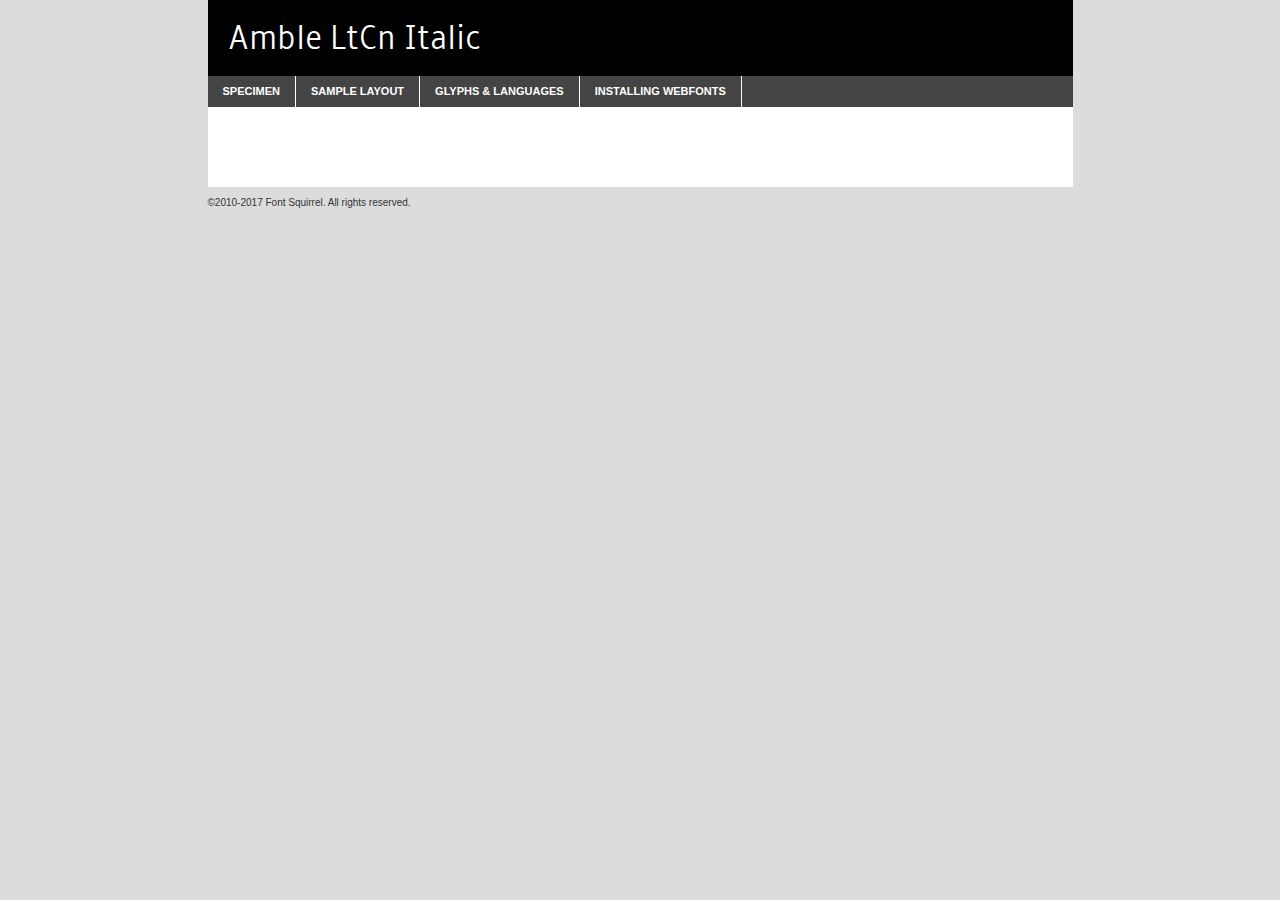
<file: fonts/amble-lightcondenseditalic-demo.html>
<!DOCTYPE html PUBLIC "-//W3C//DTD XHTML 1.0 Transitional//EN"
        "http://www.w3.org/TR/xhtml1/DTD/xhtml1-transitional.dtd">

<html xmlns="http://www.w3.org/1999/xhtml" xml:lang="en" lang="en">
<head>
    <meta http-equiv="Content-Type" content="text/html; charset=utf-8"/>
    <script src="http://ajax.googleapis.com/ajax/libs/jquery/1.7.2/jquery.min.js" type="text/javascript" charset="utf-8"></script>
    <script type="text/javascript">
		(function($) {
			$.fn.easyTabs = function(option) {
				var param = jQuery.extend({ fadeSpeed: 'fast', defaultContent: 1, activeClass: 'active' }, option);
				$(this).each(function() {
					var thisId = '#' + this.id;
					if ( param.defaultContent == '' )
					{
						param.defaultContent = 1;
					}
					if ( typeof param.defaultContent == 'number' )
					{
						var defaultTab = $(thisId + ' .tabs li:eq(' + (param.defaultContent - 1) + ') a').attr('href').substr(1);
					}
					else
					{
						var defaultTab = param.defaultContent;
					}
					$(thisId + ' .tabs li a').each(function() {
						var tabToHide = $(this).attr('href').substr(1);
						$('#' + tabToHide).addClass('easytabs-tab-content');
					});
					hideAll();
					changeContent(defaultTab);

					function hideAll() {$(thisId + ' .easytabs-tab-content').hide();}

					function changeContent(tabId)
					{
						hideAll();
						$(thisId + ' .tabs li').removeClass(param.activeClass);
						$(thisId + ' .tabs li a[href=#' + tabId + ']').closest('li').addClass(param.activeClass);
						if ( param.fadeSpeed != 'none' )
						{
							$(thisId + ' #' + tabId).fadeIn(param.fadeSpeed);
						}
						else
						{
							$(thisId + ' #' + tabId).show();
						}
					}

					$(thisId + ' .tabs li').click(function() {
						var tabId = $(this).find('a').attr('href').substr(1);
						changeContent(tabId);
						return false;
					});
				});
			}
		})(jQuery);
    </script>
    <link rel="stylesheet" href="specimen_files/specimen_stylesheet.css" type="text/css" charset="utf-8"/>
    <link rel="stylesheet" href="stylesheet.css" type="text/css" charset="utf-8"/>

    <style type="text/css">
        		body {
			font-family: 'amblelight_condensed';
        		}

            </style>

    <title>Amble LtCn Italic Specimen</title>


    <script type="text/javascript" charset="utf-8">
		$(document).ready(function() {
			$('#container').easyTabs({ defaultContent: 1 });
		});
    </script>
</head>

<body>
<div id="container">
    <div id="header">
		Amble LtCn Italic    </div>
    <ul class="tabs">
        <li><a href="#specimen">Specimen</a></li>
        <li><a href="#layout">Sample Layout</a></li>
		        <li><a href="#glyphs">Glyphs &amp; Languages</a></li>
        <li><a href="#installing">Installing Webfonts</a></li>

    </ul>

    <div id="main_content">


        <div id="specimen">

            <div class="section">
                <div class="grid12 firstcol">
                    <div class="huge">AaBb</div>
                </div>
            </div>

            <div class="section">
                <div class="glyph_range">A&#x200B;B&#x200b;C&#x200b;D&#x200b;E&#x200b;F&#x200b;G&#x200b;H&#x200b;I&#x200b;J&#x200b;K&#x200b;L&#x200b;M&#x200b;N&#x200b;O&#x200b;P&#x200b;Q&#x200b;R&#x200b;S&#x200b;T&#x200b;U&#x200b;V&#x200b;W&#x200b;X&#x200b;Y&#x200b;Z&#x200b;a&#x200b;b&#x200b;c&#x200b;d&#x200b;e&#x200b;f&#x200b;g&#x200b;h&#x200b;i&#x200b;j&#x200b;k&#x200b;l&#x200b;m&#x200b;n&#x200b;o&#x200b;p&#x200b;q&#x200b;r&#x200b;s&#x200b;t&#x200b;u&#x200b;v&#x200b;w&#x200b;x&#x200b;y&#x200b;z&#x200b;1&#x200b;2&#x200b;3&#x200b;4&#x200b;5&#x200b;6&#x200b;7&#x200b;8&#x200b;9&#x200b;0&#x200b;&amp;&#x200b;.&#x200b;,&#x200b;?&#x200b;!&#x200b;&#64;&#x200b;(&#x200b;)&#x200b;#&#x200b;$&#x200b;%&#x200b;*&#x200b;+&#x200b;-&#x200b;=&#x200b;:&#x200b;;</div>
            </div>
            <div class="section">
                <div class="grid12 firstcol">
                    <table class="sample_table">
                        <tr>
                            <td>10</td>
                            <td class="size10">abcdefghijklmnopqrstuvwxyzABCDEFGHIJKLMNOPQRSTUVWXYZ0123456789abcdefghijklmnopqrstuvwxyzABCDEFGHIJKLMNOPQRSTUVWXYZ0123456789abcdefghijklmnopqrstuvwxyzABCDEFGHIJKLMNOPQRSTUVWXYZ</td>
                        </tr>
                        <tr>
                            <td>11</td>
                            <td class="size11">abcdefghijklmnopqrstuvwxyzABCDEFGHIJKLMNOPQRSTUVWXYZ0123456789abcdefghijklmnopqrstuvwxyzABCDEFGHIJKLMNOPQRSTUVWXYZ0123456789abcdefghijklmnopqrstuvwxyzABCDEFGHIJKLMNOPQRSTUVWXYZ</td>
                        </tr>
                        <tr>
                            <td>12</td>
                            <td class="size12">abcdefghijklmnopqrstuvwxyzABCDEFGHIJKLMNOPQRSTUVWXYZ0123456789abcdefghijklmnopqrstuvwxyzABCDEFGHIJKLMNOPQRSTUVWXYZ0123456789abcdefghijklmnopqrstuvwxyzABCDEFGHIJKLMNOPQRSTUVWXYZ</td>
                        </tr>
                        <tr>
                            <td>13</td>
                            <td class="size13">abcdefghijklmnopqrstuvwxyzABCDEFGHIJKLMNOPQRSTUVWXYZ0123456789abcdefghijklmnopqrstuvwxyzABCDEFGHIJKLMNOPQRSTUVWXYZ0123456789abcdefghijklmnopqrstuvwxyzABCDEFGHIJKLMNOPQRSTUVWXYZ</td>
                        </tr>
                        <tr>
                            <td>14</td>
                            <td class="size14">abcdefghijklmnopqrstuvwxyzABCDEFGHIJKLMNOPQRSTUVWXYZ0123456789abcdefghijklmnopqrstuvwxyzABCDEFGHIJKLMNOPQRSTUVWXYZ0123456789abcdefghijklmnopqrstuvwxyzABCDEFGHIJKLMNOPQRSTUVWXYZ</td>
                        </tr>
                        <tr>
                            <td>16</td>
                            <td class="size16">abcdefghijklmnopqrstuvwxyzABCDEFGHIJKLMNOPQRSTUVWXYZ0123456789abcdefghijklmnopqrstuvwxyzABCDEFGHIJKLMNOPQRSTUVWXYZ</td>
                        </tr>
                        <tr>
                            <td>18</td>
                            <td class="size18">abcdefghijklmnopqrstuvwxyzABCDEFGHIJKLMNOPQRSTUVWXYZ0123456789abcdefghijklmnopqrstuvwxyzABCDEFGHIJKLMNOPQRSTUVWXYZ</td>
                        </tr>
                        <tr>
                            <td>20</td>
                            <td class="size20">abcdefghijklmnopqrstuvwxyzABCDEFGHIJKLMNOPQRSTUVWXYZ0123456789abcdefghijklmnopqrstuvwxyzABCDEFGHIJKLMNOPQRSTUVWXYZ</td>
                        </tr>
                        <tr>
                            <td>24</td>
                            <td class="size24">abcdefghijklmnopqrstuvwxyzABCDEFGHIJKLMNOPQRSTUVWXYZ0123456789abcdefghijklmnopqrstuvwxyzABCDEFGHIJKLMNOPQRSTUVWXYZ</td>
                        </tr>
                        <tr>
                            <td>30</td>
                            <td class="size30">abcdefghijklmnopqrstuvwxyzABCDEFGHIJKLMNOPQRSTUVWXYZ0123456789abcdefghijklmnopqrstuvwxyzABCDEFGHIJKLMNOPQRSTUVWXYZ</td>
                        </tr>
                        <tr>
                            <td>36</td>
                            <td class="size36">abcdefghijklmnopqrstuvwxyzABCDEFGHIJKLMNOPQRSTUVWXYZ0123456789abcdefghijklmnopqrstuvwxyzABCDEFGHIJKLMNOPQRSTUVWXYZ</td>
                        </tr>
                        <tr>
                            <td>48</td>
                            <td class="size48">abcdefghijklmnopqrstuvwxyzABCDEFGHIJKLMNOPQRSTUVWXYZ0123456789abcdefghijklmnopqrstuvwxyzABCDEFGHIJKLMNOPQRSTUVWXYZ</td>
                        </tr>
                        <tr>
                            <td>60</td>
                            <td class="size60">abcdefghijklmnopqrstuvwxyzABCDEFGHIJKLMNOPQRSTUVWXYZ0123456789abcdefghijklmnopqrstuvwxyzABCDEFGHIJKLMNOPQRSTUVWXYZ</td>
                        </tr>
                        <tr>
                            <td>72</td>
                            <td class="size72">abcdefghijklmnopqrstuvwxyzABCDEFGHIJKLMNOPQRSTUVWXYZ0123456789abcdefghijklmnopqrstuvwxyzABCDEFGHIJKLMNOPQRSTUVWXYZ</td>
                        </tr>
                        <tr>
                            <td>90</td>
                            <td class="size90">abcdefghijklmnopqrstuvwxyzABCDEFGHIJKLMNOPQRSTUVWXYZ0123456789abcdefghijklmnopqrstuvwxyzABCDEFGHIJKLMNOPQRSTUVWXYZ</td>
                        </tr>
                    </table>

                </div>

            </div>


            <div class="section" id="bodycomparison">


                <div id="xheight">
                    <div class="fontbody">&#x25FC;&#x25FC;&#x25FC;&#x25FC;&#x25FC;&#x25FC;&#x25FC;&#x25FC;&#x25FC;&#x25FC;&#x25FC;&#x25FC;&#x25FC;&#x25FC;&#x25FC;&#x25FC;&#x25FC;&#x25FC;&#x25FC;&#x25FC;&#x25FC;&#x25FC;&#x25FC;&#x25FC;&#x25FC;&#x25FC;&#x25FC;&#x25FC;&#x25FC;&#x25FC;&#x25FC;&#x25FC;&#x25FC;&#x25FC;&#x25FC;&#x25FC;&#x25FC;&#x25FC;&#x25FC;&#x25FC;&#x25FC;&#x25FC;&#x25FC;&#x25FC;&#x25FC;&#x25FC;&#x25FC;&#x25FC;&#x25FC;&#x25FC;&#x25FC;&#x25FC;&#x25FC;&#x25FC;&#x25FC;&#x25FC;&#x25FC;&#x25FC;&#x25FC;&#x25FC;&#x25FC;&#x25FC;&#x25FC;&#x25FC;&#x25FC;&#x25FC;&#x25FC;&#x25FC;&#x25FC;&#x25FC;&#x25FC;&#x25FC;&#x25FC;&#x25FC;&#x25FC;&#x25FC;&#x25FC;&#x25FC;&#x25FC;&#x25FC;&#x25FC;&#x25FC;&#x25FC;&#x25FC;&#x25FC;&#x25FC;&#x25FC;&#x25FC;&#x25FC;&#x25FC;&#x25FC;&#x25FC;&#x25FC;&#x25FC;&#x25FC;&#x25FC;&#x25FC;&#x25FC;&#x25FC;body</div>
                    <div class="arialbody">body</div>
                    <div class="verdanabody">body</div>
                    <div class="georgiabody">body</div>
                </div>
                <div class="fontbody" style="z-index:1">
                    body<span>Amble LtCn Italic</span>
                </div>
                <div class="arialbody" style="z-index:1">
                    body<span>Arial</span>
                </div>
                <div class="verdanabody" style="z-index:1">
                    body<span>Verdana</span>
                </div>
                <div class="georgiabody" style="z-index:1">
                    body<span>Georgia</span>
                </div>


            </div>


            <div class="section psample psample_row1" id="">

                <div class="grid2 firstcol">
                    <p class="size10"><span>10.</span>Aenean lacinia bibendum nulla sed consectetur. Fusce dapibus, tellus ac cursus commodo, tortor mauris condimentum nibh, ut fermentum massa justo sit amet risus. Nullam id dolor id nibh ultricies vehicula ut id elit. Cum sociis natoque penatibus et magnis dis parturient montes, nascetur ridiculus mus. Nulla vitae elit libero, a pharetra augue.</p>

                </div>
                <div class="grid3">
                    <p class="size11"><span>11.</span>Aenean lacinia bibendum nulla sed consectetur. Fusce dapibus, tellus ac cursus commodo, tortor mauris condimentum nibh, ut fermentum massa justo sit amet risus. Nullam id dolor id nibh ultricies vehicula ut id elit. Cum sociis natoque penatibus et magnis dis parturient montes, nascetur ridiculus mus. Nulla vitae elit libero, a pharetra augue.</p>

                </div>
                <div class="grid3">
                    <p class="size12"><span>12.</span>Aenean lacinia bibendum nulla sed consectetur. Fusce dapibus, tellus ac cursus commodo, tortor mauris condimentum nibh, ut fermentum massa justo sit amet risus. Nullam id dolor id nibh ultricies vehicula ut id elit. Cum sociis natoque penatibus et magnis dis parturient montes, nascetur ridiculus mus. Nulla vitae elit libero, a pharetra augue.</p>

                </div>
                <div class="grid4">
                    <p class="size13"><span>13.</span>Aenean lacinia bibendum nulla sed consectetur. Fusce dapibus, tellus ac cursus commodo, tortor mauris condimentum nibh, ut fermentum massa justo sit amet risus. Nullam id dolor id nibh ultricies vehicula ut id elit. Cum sociis natoque penatibus et magnis dis parturient montes, nascetur ridiculus mus. Nulla vitae elit libero, a pharetra augue.</p>

                </div>
                <div class="white_blend"></div>

            </div>
            <div class="section psample psample_row2" id="">
                <div class="grid3 firstcol">
                    <p class="size14"><span>14.</span>Aenean lacinia bibendum nulla sed consectetur. Fusce dapibus, tellus ac cursus commodo, tortor mauris condimentum nibh, ut fermentum massa justo sit amet risus. Nullam id dolor id nibh ultricies vehicula ut id elit. Cum sociis natoque penatibus et magnis dis parturient montes, nascetur ridiculus mus. Nulla vitae elit libero, a pharetra augue.</p>

                </div>
                <div class="grid4">
                    <p class="size16"><span>16.</span>Aenean lacinia bibendum nulla sed consectetur. Fusce dapibus, tellus ac cursus commodo, tortor mauris condimentum nibh, ut fermentum massa justo sit amet risus. Nullam id dolor id nibh ultricies vehicula ut id elit. Cum sociis natoque penatibus et magnis dis parturient montes, nascetur ridiculus mus. Nulla vitae elit libero, a pharetra augue.</p>

                </div>
                <div class="grid5">
                    <p class="size18"><span>18.</span>Aenean lacinia bibendum nulla sed consectetur. Fusce dapibus, tellus ac cursus commodo, tortor mauris condimentum nibh, ut fermentum massa justo sit amet risus. Nullam id dolor id nibh ultricies vehicula ut id elit. Cum sociis natoque penatibus et magnis dis parturient montes, nascetur ridiculus mus. Nulla vitae elit libero, a pharetra augue.</p>

                </div>

                <div class="white_blend"></div>

            </div>

            <div class="section psample psample_row3" id="">
                <div class="grid5 firstcol">
                    <p class="size20"><span>20.</span>Aenean lacinia bibendum nulla sed consectetur. Fusce dapibus, tellus ac cursus commodo, tortor mauris condimentum nibh, ut fermentum massa justo sit amet risus. Nullam id dolor id nibh ultricies vehicula ut id elit. Cum sociis natoque penatibus et magnis dis parturient montes, nascetur ridiculus mus. Nulla vitae elit libero, a pharetra augue.</p>
                </div>
                <div class="grid7">
                    <p class="size24"><span>24.</span>Aenean lacinia bibendum nulla sed consectetur. Fusce dapibus, tellus ac cursus commodo, tortor mauris condimentum nibh, ut fermentum massa justo sit amet risus. Nullam id dolor id nibh ultricies vehicula ut id elit. Cum sociis natoque penatibus et magnis dis parturient montes, nascetur ridiculus mus. Nulla vitae elit libero, a pharetra augue.</p>
                </div>

                <div class="white_blend"></div>

            </div>

            <div class="section psample psample_row4" id="">
                <div class="grid12 firstcol">
                    <p class="size30"><span>30.</span>Aenean lacinia bibendum nulla sed consectetur. Fusce dapibus, tellus ac cursus commodo, tortor mauris condimentum nibh, ut fermentum massa justo sit amet risus. Nullam id dolor id nibh ultricies vehicula ut id elit. Cum sociis natoque penatibus et magnis dis parturient montes, nascetur ridiculus mus. Nulla vitae elit libero, a pharetra augue.</p>
                </div>
                <div class="white_blend"></div>

            </div>


            <div class="section psample psample_row1 fullreverse">
                <div class="grid2 firstcol">
                    <p class="size10"><span>10.</span>Aenean lacinia bibendum nulla sed consectetur. Fusce dapibus, tellus ac cursus commodo, tortor mauris condimentum nibh, ut fermentum massa justo sit amet risus. Nullam id dolor id nibh ultricies vehicula ut id elit. Cum sociis natoque penatibus et magnis dis parturient montes, nascetur ridiculus mus. Nulla vitae elit libero, a pharetra augue.</p>

                </div>
                <div class="grid3">
                    <p class="size11"><span>11.</span>Aenean lacinia bibendum nulla sed consectetur. Fusce dapibus, tellus ac cursus commodo, tortor mauris condimentum nibh, ut fermentum massa justo sit amet risus. Nullam id dolor id nibh ultricies vehicula ut id elit. Cum sociis natoque penatibus et magnis dis parturient montes, nascetur ridiculus mus. Nulla vitae elit libero, a pharetra augue.</p>

                </div>
                <div class="grid3">
                    <p class="size12"><span>12.</span>Aenean lacinia bibendum nulla sed consectetur. Fusce dapibus, tellus ac cursus commodo, tortor mauris condimentum nibh, ut fermentum massa justo sit amet risus. Nullam id dolor id nibh ultricies vehicula ut id elit. Cum sociis natoque penatibus et magnis dis parturient montes, nascetur ridiculus mus. Nulla vitae elit libero, a pharetra augue.</p>

                </div>
                <div class="grid4">
                    <p class="size13"><span>13.</span>Aenean lacinia bibendum nulla sed consectetur. Fusce dapibus, tellus ac cursus commodo, tortor mauris condimentum nibh, ut fermentum massa justo sit amet risus. Nullam id dolor id nibh ultricies vehicula ut id elit. Cum sociis natoque penatibus et magnis dis parturient montes, nascetur ridiculus mus. Nulla vitae elit libero, a pharetra augue.</p>

                </div>
                <div class="black_blend"></div>

            </div>

            <div class="section psample psample_row2 fullreverse">
                <div class="grid3 firstcol">
                    <p class="size14"><span>14.</span>Aenean lacinia bibendum nulla sed consectetur. Fusce dapibus, tellus ac cursus commodo, tortor mauris condimentum nibh, ut fermentum massa justo sit amet risus. Nullam id dolor id nibh ultricies vehicula ut id elit. Cum sociis natoque penatibus et magnis dis parturient montes, nascetur ridiculus mus. Nulla vitae elit libero, a pharetra augue.</p>

                </div>
                <div class="grid4">
                    <p class="size16"><span>16.</span>Aenean lacinia bibendum nulla sed consectetur. Fusce dapibus, tellus ac cursus commodo, tortor mauris condimentum nibh, ut fermentum massa justo sit amet risus. Nullam id dolor id nibh ultricies vehicula ut id elit. Cum sociis natoque penatibus et magnis dis parturient montes, nascetur ridiculus mus. Nulla vitae elit libero, a pharetra augue.</p>

                </div>
                <div class="grid5">
                    <p class="size18"><span>18.</span>Aenean lacinia bibendum nulla sed consectetur. Fusce dapibus, tellus ac cursus commodo, tortor mauris condimentum nibh, ut fermentum massa justo sit amet risus. Nullam id dolor id nibh ultricies vehicula ut id elit. Cum sociis natoque penatibus et magnis dis parturient montes, nascetur ridiculus mus. Nulla vitae elit libero, a pharetra augue.</p>

                </div>
                <div class="black_blend"></div>

            </div>

            <div class="section psample fullreverse psample_row3" id="">
                <div class="grid5 firstcol">
                    <p class="size20"><span>20.</span>Aenean lacinia bibendum nulla sed consectetur. Fusce dapibus, tellus ac cursus commodo, tortor mauris condimentum nibh, ut fermentum massa justo sit amet risus. Nullam id dolor id nibh ultricies vehicula ut id elit. Cum sociis natoque penatibus et magnis dis parturient montes, nascetur ridiculus mus. Nulla vitae elit libero, a pharetra augue.</p>
                </div>
                <div class="grid7">
                    <p class="size24"><span>24.</span>Aenean lacinia bibendum nulla sed consectetur. Fusce dapibus, tellus ac cursus commodo, tortor mauris condimentum nibh, ut fermentum massa justo sit amet risus. Nullam id dolor id nibh ultricies vehicula ut id elit. Cum sociis natoque penatibus et magnis dis parturient montes, nascetur ridiculus mus. Nulla vitae elit libero, a pharetra augue.</p>
                </div>

                <div class="black_blend"></div>

            </div>

            <div class="section psample fullreverse psample_row4" id="" style="border-bottom: 20px #000 solid;">
                <div class="grid12 firstcol">
                    <p class="size30"><span>30.</span>Aenean lacinia bibendum nulla sed consectetur. Fusce dapibus, tellus ac cursus commodo, tortor mauris condimentum nibh, ut fermentum massa justo sit amet risus. Nullam id dolor id nibh ultricies vehicula ut id elit. Cum sociis natoque penatibus et magnis dis parturient montes, nascetur ridiculus mus. Nulla vitae elit libero, a pharetra augue.</p>
                </div>
                <div class="black_blend"></div>

            </div>


        </div>

        <div id="layout">

            <div class="section">

                <div class="grid12 firstcol">
                    <h1>Lorem Ipsum Dolor</h1>
                    <h2>Etiam porta sem malesuada magna mollis euismod</h2>

                    <p class="byline">By <a href="#link">Aenean Lacinia</a></p>
                </div>
            </div>
            <div class="section">
                <div class="grid8 firstcol">
                    <p class="large">Donec sed odio dui. Morbi leo risus, porta ac consectetur ac, vestibulum at eros. Fusce dapibus, tellus ac cursus commodo, tortor mauris condimentum nibh, ut fermentum massa justo sit amet risus. </p>


                    <h3>Pellentesque ornare sem</h3>

                    <p>Maecenas sed diam eget risus varius blandit sit amet non magna. Maecenas faucibus mollis interdum. Donec ullamcorper nulla non metus auctor fringilla. Nullam id dolor id nibh ultricies vehicula ut id elit. Nullam id dolor id nibh ultricies vehicula ut id elit. </p>

                    <p>Aenean eu leo quam. Pellentesque ornare sem lacinia quam venenatis vestibulum. Lorem ipsum dolor sit amet, consectetur adipiscing elit. Cum sociis natoque penatibus et magnis dis parturient montes, nascetur ridiculus mus. </p>

                    <p>Nulla vitae elit libero, a pharetra augue. Praesent commodo cursus magna, vel scelerisque nisl consectetur et. Aenean lacinia bibendum nulla sed consectetur. </p>

                    <p>Nullam quis risus eget urna mollis ornare vel eu leo. Nullam quis risus eget urna mollis ornare vel eu leo. Maecenas sed diam eget risus varius blandit sit amet non magna. Donec ullamcorper nulla non metus auctor fringilla. </p>

                    <h3>Cras mattis consectetur</h3>

                    <p>Aenean eu leo quam. Pellentesque ornare sem lacinia quam venenatis vestibulum. Aenean lacinia bibendum nulla sed consectetur. Integer posuere erat a ante venenatis dapibus posuere velit aliquet. Cras mattis consectetur purus sit amet fermentum. </p>

                    <p>Nullam id dolor id nibh ultricies vehicula ut id elit. Nullam quis risus eget urna mollis ornare vel eu leo. Cras mattis consectetur purus sit amet fermentum.</p>
                </div>

                <div class="grid4 sidebar">

                    <div class="box reverse">
                        <p class="last">Nullam quis risus eget urna mollis ornare vel eu leo. Donec ullamcorper nulla non metus auctor fringilla. Cras mattis consectetur purus sit amet fermentum. Sed posuere consectetur est at lobortis. Lorem ipsum dolor sit amet, consectetur adipiscing elit. </p>
                    </div>

                    <p class="caption">Maecenas sed diam eget risus varius.</p>

                    <p>Vestibulum id ligula porta felis euismod semper. Integer posuere erat a ante venenatis dapibus posuere velit aliquet. Vestibulum id ligula porta felis euismod semper. Sed posuere consectetur est at lobortis. Maecenas sed diam eget risus varius blandit sit amet non magna. Fusce dapibus, tellus ac cursus commodo, tortor mauris condimentum nibh, ut fermentum massa justo sit amet risus. </p>


                    <p>Duis mollis, est non commodo luctus, nisi erat porttitor ligula, eget lacinia odio sem nec elit. Aenean lacinia bibendum nulla sed consectetur. Vivamus sagittis lacus vel augue laoreet rutrum faucibus dolor auctor. Aenean lacinia bibendum nulla sed consectetur. Nullam quis risus eget urna mollis ornare vel eu leo. </p>

                    <p>Praesent commodo cursus magna, vel scelerisque nisl consectetur et. Donec ullamcorper nulla non metus auctor fringilla. Maecenas faucibus mollis interdum. Fusce dapibus, tellus ac cursus commodo, tortor mauris condimentum nibh, ut fermentum massa justo sit amet risus. </p>

                </div>
            </div>

        </div>


		

        <div id="glyphs">
            <div class="section">
                <div class="grid12 firstcol">

                    <h1>Language Support</h1>
                    <p>The subset of Amble LtCn Italic in this kit supports the following languages:<br/>

						Albanian, Basque, Breton, Chamorro, Danish, Dutch, English, Faroese, Finnish, French, Frisian, Galician, German, Icelandic, Italian, Malagasy, Norwegian, Portuguese, Spanish, Alsatian, Aragonese, Arapaho, Arrernte, Asturian, Aymara, Bislama, Cebuano, Corsican, Fijian, French_creole, Genoese, Gilbertese, Greenlandic, Haitian_creole, Hiligaynon, Hmong, Hopi, Ibanag, Iloko_ilokano, Indonesian, Interglossa_glosa, Interlingua, Irish_gaelic, Jerriais, Lojban, Lombard, Luxembourgeois, Manx, Mohawk, Norfolk_pitcairnese, Occitan, Oromo, Pangasinan, Papiamento, Piedmontese, Potawatomi, Rhaeto-romance, Romansh, Rotokas, Sami_lule, Samoan, Sardinian, Scots_gaelic, Seychelles_creole, Shona, Sicilian, Somali, Southern_ndebele, Swahili, Swati_swazi, Tagalog_filipino_pilipino, Tetum, Tok_pisin, Uyghur_latinized, Volapuk, Walloon, Warlpiri, Xhosa, Yapese, Zulu, Latinbasic, Ubasic, Demo                    </p>
                    <h1>Glyph Chart</h1>
                    <p>The subset of Amble LtCn Italic in this kit includes all the glyphs listed below. Unicode entities are included above each glyph to help you insert individual characters into your layout.</p>
                    <div id="glyph_chart">

																				                                <div><p>&amp;#13;</p>&#13;</div>
																				                                <div><p>&amp;#32;</p>&#32;</div>
																				                                <div><p>&amp;#33;</p>&#33;</div>
																				                                <div><p>&amp;#34;</p>&#34;</div>
																				                                <div><p>&amp;#35;</p>&#35;</div>
																				                                <div><p>&amp;#36;</p>&#36;</div>
																				                                <div><p>&amp;#37;</p>&#37;</div>
																				                                <div><p>&amp;#38;</p>&#38;</div>
																				                                <div><p>&amp;#39;</p>&#39;</div>
																				                                <div><p>&amp;#40;</p>&#40;</div>
																				                                <div><p>&amp;#41;</p>&#41;</div>
																				                                <div><p>&amp;#42;</p>&#42;</div>
																				                                <div><p>&amp;#43;</p>&#43;</div>
																				                                <div><p>&amp;#44;</p>&#44;</div>
																				                                <div><p>&amp;#45;</p>&#45;</div>
																				                                <div><p>&amp;#46;</p>&#46;</div>
																				                                <div><p>&amp;#47;</p>&#47;</div>
																				                                <div><p>&amp;#48;</p>&#48;</div>
																				                                <div><p>&amp;#49;</p>&#49;</div>
																				                                <div><p>&amp;#50;</p>&#50;</div>
																				                                <div><p>&amp;#51;</p>&#51;</div>
																				                                <div><p>&amp;#52;</p>&#52;</div>
																				                                <div><p>&amp;#53;</p>&#53;</div>
																				                                <div><p>&amp;#54;</p>&#54;</div>
																				                                <div><p>&amp;#55;</p>&#55;</div>
																				                                <div><p>&amp;#56;</p>&#56;</div>
																				                                <div><p>&amp;#57;</p>&#57;</div>
																				                                <div><p>&amp;#58;</p>&#58;</div>
																				                                <div><p>&amp;#59;</p>&#59;</div>
																				                                <div><p>&amp;#60;</p>&#60;</div>
																				                                <div><p>&amp;#61;</p>&#61;</div>
																				                                <div><p>&amp;#62;</p>&#62;</div>
																				                                <div><p>&amp;#63;</p>&#63;</div>
																				                                <div><p>&amp;#64;</p>&#64;</div>
																				                                <div><p>&amp;#65;</p>&#65;</div>
																				                                <div><p>&amp;#66;</p>&#66;</div>
																				                                <div><p>&amp;#67;</p>&#67;</div>
																				                                <div><p>&amp;#68;</p>&#68;</div>
																				                                <div><p>&amp;#69;</p>&#69;</div>
																				                                <div><p>&amp;#70;</p>&#70;</div>
																				                                <div><p>&amp;#71;</p>&#71;</div>
																				                                <div><p>&amp;#72;</p>&#72;</div>
																				                                <div><p>&amp;#73;</p>&#73;</div>
																				                                <div><p>&amp;#74;</p>&#74;</div>
																				                                <div><p>&amp;#75;</p>&#75;</div>
																				                                <div><p>&amp;#76;</p>&#76;</div>
																				                                <div><p>&amp;#77;</p>&#77;</div>
																				                                <div><p>&amp;#78;</p>&#78;</div>
																				                                <div><p>&amp;#79;</p>&#79;</div>
																				                                <div><p>&amp;#80;</p>&#80;</div>
																				                                <div><p>&amp;#81;</p>&#81;</div>
																				                                <div><p>&amp;#82;</p>&#82;</div>
																				                                <div><p>&amp;#83;</p>&#83;</div>
																				                                <div><p>&amp;#84;</p>&#84;</div>
																				                                <div><p>&amp;#85;</p>&#85;</div>
																				                                <div><p>&amp;#86;</p>&#86;</div>
																				                                <div><p>&amp;#87;</p>&#87;</div>
																				                                <div><p>&amp;#88;</p>&#88;</div>
																				                                <div><p>&amp;#89;</p>&#89;</div>
																				                                <div><p>&amp;#90;</p>&#90;</div>
																				                                <div><p>&amp;#91;</p>&#91;</div>
																				                                <div><p>&amp;#92;</p>&#92;</div>
																				                                <div><p>&amp;#93;</p>&#93;</div>
																				                                <div><p>&amp;#94;</p>&#94;</div>
																				                                <div><p>&amp;#95;</p>&#95;</div>
																				                                <div><p>&amp;#96;</p>&#96;</div>
																				                                <div><p>&amp;#97;</p>&#97;</div>
																				                                <div><p>&amp;#98;</p>&#98;</div>
																				                                <div><p>&amp;#99;</p>&#99;</div>
																				                                <div><p>&amp;#100;</p>&#100;</div>
																				                                <div><p>&amp;#101;</p>&#101;</div>
																				                                <div><p>&amp;#102;</p>&#102;</div>
																				                                <div><p>&amp;#103;</p>&#103;</div>
																				                                <div><p>&amp;#104;</p>&#104;</div>
																				                                <div><p>&amp;#105;</p>&#105;</div>
																				                                <div><p>&amp;#106;</p>&#106;</div>
																				                                <div><p>&amp;#107;</p>&#107;</div>
																				                                <div><p>&amp;#108;</p>&#108;</div>
																				                                <div><p>&amp;#109;</p>&#109;</div>
																				                                <div><p>&amp;#110;</p>&#110;</div>
																				                                <div><p>&amp;#111;</p>&#111;</div>
																				                                <div><p>&amp;#112;</p>&#112;</div>
																				                                <div><p>&amp;#113;</p>&#113;</div>
																				                                <div><p>&amp;#114;</p>&#114;</div>
																				                                <div><p>&amp;#115;</p>&#115;</div>
																				                                <div><p>&amp;#116;</p>&#116;</div>
																				                                <div><p>&amp;#117;</p>&#117;</div>
																				                                <div><p>&amp;#118;</p>&#118;</div>
																				                                <div><p>&amp;#119;</p>&#119;</div>
																				                                <div><p>&amp;#120;</p>&#120;</div>
																				                                <div><p>&amp;#121;</p>&#121;</div>
																				                                <div><p>&amp;#122;</p>&#122;</div>
																				                                <div><p>&amp;#123;</p>&#123;</div>
																				                                <div><p>&amp;#124;</p>&#124;</div>
																				                                <div><p>&amp;#125;</p>&#125;</div>
																				                                <div><p>&amp;#126;</p>&#126;</div>
																				                                <div><p>&amp;#160;</p>&#160;</div>
																				                                <div><p>&amp;#161;</p>&#161;</div>
																				                                <div><p>&amp;#162;</p>&#162;</div>
																				                                <div><p>&amp;#163;</p>&#163;</div>
																				                                <div><p>&amp;#164;</p>&#164;</div>
																				                                <div><p>&amp;#165;</p>&#165;</div>
																				                                <div><p>&amp;#166;</p>&#166;</div>
																				                                <div><p>&amp;#167;</p>&#167;</div>
																				                                <div><p>&amp;#168;</p>&#168;</div>
																				                                <div><p>&amp;#169;</p>&#169;</div>
																				                                <div><p>&amp;#170;</p>&#170;</div>
																				                                <div><p>&amp;#171;</p>&#171;</div>
																				                                <div><p>&amp;#172;</p>&#172;</div>
																				                                <div><p>&amp;#173;</p>&#173;</div>
																				                                <div><p>&amp;#174;</p>&#174;</div>
																				                                <div><p>&amp;#175;</p>&#175;</div>
																				                                <div><p>&amp;#176;</p>&#176;</div>
																				                                <div><p>&amp;#177;</p>&#177;</div>
																				                                <div><p>&amp;#178;</p>&#178;</div>
																				                                <div><p>&amp;#179;</p>&#179;</div>
																				                                <div><p>&amp;#180;</p>&#180;</div>
																				                                <div><p>&amp;#181;</p>&#181;</div>
																				                                <div><p>&amp;#182;</p>&#182;</div>
																				                                <div><p>&amp;#183;</p>&#183;</div>
																				                                <div><p>&amp;#184;</p>&#184;</div>
																				                                <div><p>&amp;#185;</p>&#185;</div>
																				                                <div><p>&amp;#186;</p>&#186;</div>
																				                                <div><p>&amp;#187;</p>&#187;</div>
																				                                <div><p>&amp;#188;</p>&#188;</div>
																				                                <div><p>&amp;#189;</p>&#189;</div>
																				                                <div><p>&amp;#190;</p>&#190;</div>
																				                                <div><p>&amp;#191;</p>&#191;</div>
																				                                <div><p>&amp;#192;</p>&#192;</div>
																				                                <div><p>&amp;#193;</p>&#193;</div>
																				                                <div><p>&amp;#194;</p>&#194;</div>
																				                                <div><p>&amp;#195;</p>&#195;</div>
																				                                <div><p>&amp;#196;</p>&#196;</div>
																				                                <div><p>&amp;#197;</p>&#197;</div>
																				                                <div><p>&amp;#198;</p>&#198;</div>
																				                                <div><p>&amp;#199;</p>&#199;</div>
																				                                <div><p>&amp;#200;</p>&#200;</div>
																				                                <div><p>&amp;#201;</p>&#201;</div>
																				                                <div><p>&amp;#202;</p>&#202;</div>
																				                                <div><p>&amp;#203;</p>&#203;</div>
																				                                <div><p>&amp;#204;</p>&#204;</div>
																				                                <div><p>&amp;#205;</p>&#205;</div>
																				                                <div><p>&amp;#206;</p>&#206;</div>
																				                                <div><p>&amp;#207;</p>&#207;</div>
																				                                <div><p>&amp;#208;</p>&#208;</div>
																				                                <div><p>&amp;#209;</p>&#209;</div>
																				                                <div><p>&amp;#210;</p>&#210;</div>
																				                                <div><p>&amp;#211;</p>&#211;</div>
																				                                <div><p>&amp;#212;</p>&#212;</div>
																				                                <div><p>&amp;#213;</p>&#213;</div>
																				                                <div><p>&amp;#214;</p>&#214;</div>
																				                                <div><p>&amp;#215;</p>&#215;</div>
																				                                <div><p>&amp;#216;</p>&#216;</div>
																				                                <div><p>&amp;#217;</p>&#217;</div>
																				                                <div><p>&amp;#218;</p>&#218;</div>
																				                                <div><p>&amp;#219;</p>&#219;</div>
																				                                <div><p>&amp;#220;</p>&#220;</div>
																				                                <div><p>&amp;#221;</p>&#221;</div>
																				                                <div><p>&amp;#222;</p>&#222;</div>
																				                                <div><p>&amp;#223;</p>&#223;</div>
																				                                <div><p>&amp;#224;</p>&#224;</div>
																				                                <div><p>&amp;#225;</p>&#225;</div>
																				                                <div><p>&amp;#226;</p>&#226;</div>
																				                                <div><p>&amp;#227;</p>&#227;</div>
																				                                <div><p>&amp;#228;</p>&#228;</div>
																				                                <div><p>&amp;#229;</p>&#229;</div>
																				                                <div><p>&amp;#230;</p>&#230;</div>
																				                                <div><p>&amp;#231;</p>&#231;</div>
																				                                <div><p>&amp;#232;</p>&#232;</div>
																				                                <div><p>&amp;#233;</p>&#233;</div>
																				                                <div><p>&amp;#234;</p>&#234;</div>
																				                                <div><p>&amp;#235;</p>&#235;</div>
																				                                <div><p>&amp;#236;</p>&#236;</div>
																				                                <div><p>&amp;#237;</p>&#237;</div>
																				                                <div><p>&amp;#238;</p>&#238;</div>
																				                                <div><p>&amp;#239;</p>&#239;</div>
																				                                <div><p>&amp;#240;</p>&#240;</div>
																				                                <div><p>&amp;#241;</p>&#241;</div>
																				                                <div><p>&amp;#242;</p>&#242;</div>
																				                                <div><p>&amp;#243;</p>&#243;</div>
																				                                <div><p>&amp;#244;</p>&#244;</div>
																				                                <div><p>&amp;#245;</p>&#245;</div>
																				                                <div><p>&amp;#246;</p>&#246;</div>
																				                                <div><p>&amp;#247;</p>&#247;</div>
																				                                <div><p>&amp;#248;</p>&#248;</div>
																				                                <div><p>&amp;#249;</p>&#249;</div>
																				                                <div><p>&amp;#250;</p>&#250;</div>
																				                                <div><p>&amp;#251;</p>&#251;</div>
																				                                <div><p>&amp;#252;</p>&#252;</div>
																				                                <div><p>&amp;#253;</p>&#253;</div>
																				                                <div><p>&amp;#254;</p>&#254;</div>
																				                                <div><p>&amp;#255;</p>&#255;</div>
																				                                <div><p>&amp;#338;</p>&#338;</div>
																				                                <div><p>&amp;#339;</p>&#339;</div>
																				                                <div><p>&amp;#376;</p>&#376;</div>
																				                                <div><p>&amp;#710;</p>&#710;</div>
																				                                <div><p>&amp;#732;</p>&#732;</div>
																				                                <div><p>&amp;#8192;</p>&#8192;</div>
																				                                <div><p>&amp;#8193;</p>&#8193;</div>
																				                                <div><p>&amp;#8194;</p>&#8194;</div>
																				                                <div><p>&amp;#8195;</p>&#8195;</div>
																				                                <div><p>&amp;#8196;</p>&#8196;</div>
																				                                <div><p>&amp;#8197;</p>&#8197;</div>
																				                                <div><p>&amp;#8198;</p>&#8198;</div>
																				                                <div><p>&amp;#8199;</p>&#8199;</div>
																				                                <div><p>&amp;#8200;</p>&#8200;</div>
																				                                <div><p>&amp;#8201;</p>&#8201;</div>
																				                                <div><p>&amp;#8202;</p>&#8202;</div>
																				                                <div><p>&amp;#8208;</p>&#8208;</div>
																				                                <div><p>&amp;#8209;</p>&#8209;</div>
																				                                <div><p>&amp;#8210;</p>&#8210;</div>
																				                                <div><p>&amp;#8211;</p>&#8211;</div>
																				                                <div><p>&amp;#8212;</p>&#8212;</div>
																				                                <div><p>&amp;#8216;</p>&#8216;</div>
																				                                <div><p>&amp;#8217;</p>&#8217;</div>
																				                                <div><p>&amp;#8218;</p>&#8218;</div>
																				                                <div><p>&amp;#8220;</p>&#8220;</div>
																				                                <div><p>&amp;#8221;</p>&#8221;</div>
																				                                <div><p>&amp;#8222;</p>&#8222;</div>
																				                                <div><p>&amp;#8226;</p>&#8226;</div>
																				                                <div><p>&amp;#8230;</p>&#8230;</div>
																				                                <div><p>&amp;#8239;</p>&#8239;</div>
																				                                <div><p>&amp;#8249;</p>&#8249;</div>
																				                                <div><p>&amp;#8250;</p>&#8250;</div>
																				                                <div><p>&amp;#8287;</p>&#8287;</div>
																				                                <div><p>&amp;#8364;</p>&#8364;</div>
																				                                <div><p>&amp;#8482;</p>&#8482;</div>
																				                                <div><p>&amp;#9724;</p>&#9724;</div>
																				                                <div><p>&amp;#64257;</p>&#64257;</div>
																				                                <div><p>&amp;#64258;</p>&#64258;</div>
																																													                    </div>
                </div>


            </div>
        </div>


        <div id="specs">

        </div>

        <div id="installing">
            <div class="section">
                <div class="grid7 firstcol">
                    <h1>Installing Webfonts</h1>

                    <p>Webfonts are supported by all major browser platforms but not all in the same way. There are currently four different font formats that must be included in order to target all browsers. This includes TTF, WOFF, EOT and SVG.</p>

                    <h2>1. Upload your webfonts</h2>
                    <p>You must upload your webfont kit to your website. They should be in or near the same directory as your CSS files.</p>

                    <h2>2. Include the webfont stylesheet</h2>
                    <p>A special CSS @font-face declaration helps the various browsers select the appropriate font it needs without causing you a bunch of headaches. Learn more about this syntax by reading the <a href="https://www.fontspring.com/blog/further-hardening-of-the-bulletproof-syntax">Fontspring blog post</a> about it. The code for it is as follows:</p>


                    <code>
                        @font-face{
                        font-family: 'MyWebFont';
                        src: url('WebFont.eot');
                        src: url('WebFont.eot?#iefix') format('embedded-opentype'),
                        url('WebFont.woff') format('woff'),
                        url('WebFont.ttf') format('truetype'),
                        url('WebFont.svg#webfont') format('svg');
                        }
                    </code>

                    <p>We've already gone ahead and generated the code for you. All you have to do is link to the stylesheet in your HTML, like this:</p>
                    <code>&lt;link rel=&quot;stylesheet&quot; href=&quot;stylesheet.css&quot; type=&quot;text/css&quot; charset=&quot;utf-8&quot; /&gt;</code>

                    <h2>3. Modify your own stylesheet</h2>
                    <p>To take advantage of your new fonts, you must tell your stylesheet to use them. Look at the original @font-face declaration above and find the property called "font-family." The name linked there will be what you use to reference the font. Prepend that webfont name to the font stack in the "font-family" property, inside the selector you want to change. For example:</p>
                    <code>p { font-family: 'WebFont', Arial, sans-serif; }</code>

                    <h2>4. Test</h2>
                    <p>Getting webfonts to work cross-browser <em>can</em> be tricky. Use the information in the sidebar to help you if you find that fonts aren't loading in a particular browser.</p>
                </div>

                <div class="grid5 sidebar">
                    <div class="box">
                        <h2>Troubleshooting<br/>Font-Face Problems</h2>
                        <p>Having trouble getting your webfonts to load in your new website? Here are some tips to sort out what might be the problem.</p>

                        <h3>Fonts not showing in any browser</h3>

                        <p>This sounds like you need to work on the plumbing. You either did not upload the fonts to the correct directory, or you did not link the fonts properly in the CSS. If you've confirmed that all this is correct and you still have a problem, take a look at your .htaccess file and see if requests are getting intercepted.</p>

                        <h3>Fonts not loading in iPhone or iPad</h3>

                        <p>The most common problem here is that you are serving the fonts from an IIS server. IIS refuses to serve files that have unknown MIME types. If that is the case, you must set the MIME type for SVG to "image/svg+xml" in the server settings. Follow these instructions from Microsoft if you need help.</p>

                        <h3>Fonts not loading in Firefox</h3>

                        <p>The primary reason for this failure? You are still using a version Firefox older than 3.5. So upgrade already! If that isn't it, then you are very likely serving fonts from a different domain. Firefox requires that all font assets be served from the same domain. Lastly it is possible that you need to add WOFF to your list of MIME types (if you are serving via IIS.)</p>

                        <h3>Fonts not loading in IE</h3>

                        <p>Are you looking at Internet Explorer on an actual Windows machine or are you cheating by using a service like Adobe BrowserLab? Many of these screenshot services do not render @font-face for IE. Best to test it on a real machine.</p>

                        <h3>Fonts not loading in IE9</h3>

                        <p>IE9, like Firefox, requires that fonts be served from the same domain as the website. Make sure that is the case.</p>
                    </div>
                </div>
            </div>

        </div>

    </div>
    <div id="footer">
        <p>&copy;2010-2017 Font Squirrel. All rights reserved.</p>
    </div>
</div>
</body>
</html>
</file>
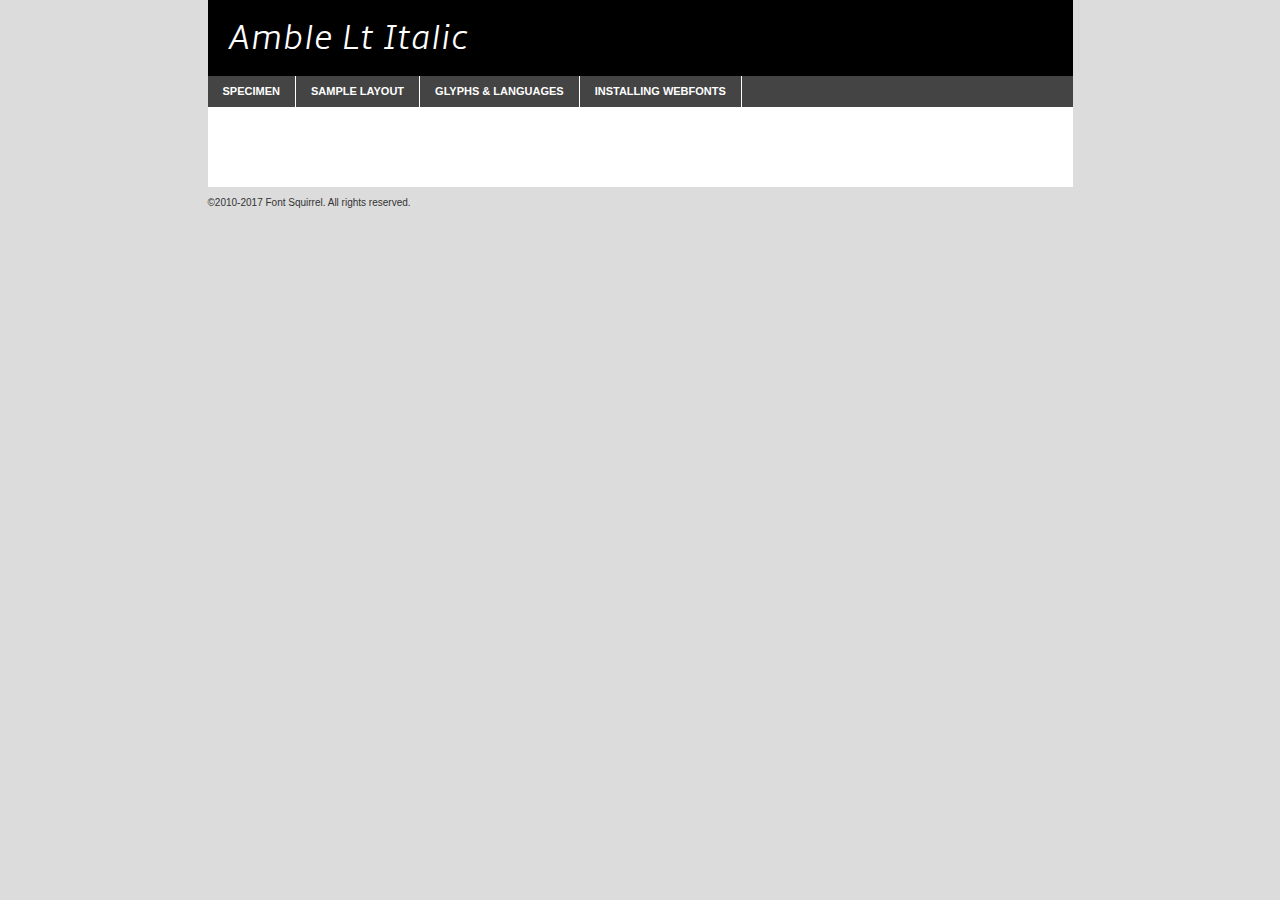
<file: fonts/amble-lightitalic-demo.html>
<!DOCTYPE html PUBLIC "-//W3C//DTD XHTML 1.0 Transitional//EN"
        "http://www.w3.org/TR/xhtml1/DTD/xhtml1-transitional.dtd">

<html xmlns="http://www.w3.org/1999/xhtml" xml:lang="en" lang="en">
<head>
    <meta http-equiv="Content-Type" content="text/html; charset=utf-8"/>
    <script src="http://ajax.googleapis.com/ajax/libs/jquery/1.7.2/jquery.min.js" type="text/javascript" charset="utf-8"></script>
    <script type="text/javascript">
		(function($) {
			$.fn.easyTabs = function(option) {
				var param = jQuery.extend({ fadeSpeed: 'fast', defaultContent: 1, activeClass: 'active' }, option);
				$(this).each(function() {
					var thisId = '#' + this.id;
					if ( param.defaultContent == '' )
					{
						param.defaultContent = 1;
					}
					if ( typeof param.defaultContent == 'number' )
					{
						var defaultTab = $(thisId + ' .tabs li:eq(' + (param.defaultContent - 1) + ') a').attr('href').substr(1);
					}
					else
					{
						var defaultTab = param.defaultContent;
					}
					$(thisId + ' .tabs li a').each(function() {
						var tabToHide = $(this).attr('href').substr(1);
						$('#' + tabToHide).addClass('easytabs-tab-content');
					});
					hideAll();
					changeContent(defaultTab);

					function hideAll() {$(thisId + ' .easytabs-tab-content').hide();}

					function changeContent(tabId)
					{
						hideAll();
						$(thisId + ' .tabs li').removeClass(param.activeClass);
						$(thisId + ' .tabs li a[href=#' + tabId + ']').closest('li').addClass(param.activeClass);
						if ( param.fadeSpeed != 'none' )
						{
							$(thisId + ' #' + tabId).fadeIn(param.fadeSpeed);
						}
						else
						{
							$(thisId + ' #' + tabId).show();
						}
					}

					$(thisId + ' .tabs li').click(function() {
						var tabId = $(this).find('a').attr('href').substr(1);
						changeContent(tabId);
						return false;
					});
				});
			}
		})(jQuery);
    </script>
    <link rel="stylesheet" href="specimen_files/specimen_stylesheet.css" type="text/css" charset="utf-8"/>
    <link rel="stylesheet" href="stylesheet.css" type="text/css" charset="utf-8"/>

    <style type="text/css">
        		body {
			font-family: 'amblelight_italic';
        		}

            </style>

    <title>Amble Lt Italic Specimen</title>


    <script type="text/javascript" charset="utf-8">
		$(document).ready(function() {
			$('#container').easyTabs({ defaultContent: 1 });
		});
    </script>
</head>

<body>
<div id="container">
    <div id="header">
		Amble Lt Italic    </div>
    <ul class="tabs">
        <li><a href="#specimen">Specimen</a></li>
        <li><a href="#layout">Sample Layout</a></li>
		        <li><a href="#glyphs">Glyphs &amp; Languages</a></li>
        <li><a href="#installing">Installing Webfonts</a></li>

    </ul>

    <div id="main_content">


        <div id="specimen">

            <div class="section">
                <div class="grid12 firstcol">
                    <div class="huge">AaBb</div>
                </div>
            </div>

            <div class="section">
                <div class="glyph_range">A&#x200B;B&#x200b;C&#x200b;D&#x200b;E&#x200b;F&#x200b;G&#x200b;H&#x200b;I&#x200b;J&#x200b;K&#x200b;L&#x200b;M&#x200b;N&#x200b;O&#x200b;P&#x200b;Q&#x200b;R&#x200b;S&#x200b;T&#x200b;U&#x200b;V&#x200b;W&#x200b;X&#x200b;Y&#x200b;Z&#x200b;a&#x200b;b&#x200b;c&#x200b;d&#x200b;e&#x200b;f&#x200b;g&#x200b;h&#x200b;i&#x200b;j&#x200b;k&#x200b;l&#x200b;m&#x200b;n&#x200b;o&#x200b;p&#x200b;q&#x200b;r&#x200b;s&#x200b;t&#x200b;u&#x200b;v&#x200b;w&#x200b;x&#x200b;y&#x200b;z&#x200b;1&#x200b;2&#x200b;3&#x200b;4&#x200b;5&#x200b;6&#x200b;7&#x200b;8&#x200b;9&#x200b;0&#x200b;&amp;&#x200b;.&#x200b;,&#x200b;?&#x200b;!&#x200b;&#64;&#x200b;(&#x200b;)&#x200b;#&#x200b;$&#x200b;%&#x200b;*&#x200b;+&#x200b;-&#x200b;=&#x200b;:&#x200b;;</div>
            </div>
            <div class="section">
                <div class="grid12 firstcol">
                    <table class="sample_table">
                        <tr>
                            <td>10</td>
                            <td class="size10">abcdefghijklmnopqrstuvwxyzABCDEFGHIJKLMNOPQRSTUVWXYZ0123456789abcdefghijklmnopqrstuvwxyzABCDEFGHIJKLMNOPQRSTUVWXYZ0123456789abcdefghijklmnopqrstuvwxyzABCDEFGHIJKLMNOPQRSTUVWXYZ</td>
                        </tr>
                        <tr>
                            <td>11</td>
                            <td class="size11">abcdefghijklmnopqrstuvwxyzABCDEFGHIJKLMNOPQRSTUVWXYZ0123456789abcdefghijklmnopqrstuvwxyzABCDEFGHIJKLMNOPQRSTUVWXYZ0123456789abcdefghijklmnopqrstuvwxyzABCDEFGHIJKLMNOPQRSTUVWXYZ</td>
                        </tr>
                        <tr>
                            <td>12</td>
                            <td class="size12">abcdefghijklmnopqrstuvwxyzABCDEFGHIJKLMNOPQRSTUVWXYZ0123456789abcdefghijklmnopqrstuvwxyzABCDEFGHIJKLMNOPQRSTUVWXYZ0123456789abcdefghijklmnopqrstuvwxyzABCDEFGHIJKLMNOPQRSTUVWXYZ</td>
                        </tr>
                        <tr>
                            <td>13</td>
                            <td class="size13">abcdefghijklmnopqrstuvwxyzABCDEFGHIJKLMNOPQRSTUVWXYZ0123456789abcdefghijklmnopqrstuvwxyzABCDEFGHIJKLMNOPQRSTUVWXYZ0123456789abcdefghijklmnopqrstuvwxyzABCDEFGHIJKLMNOPQRSTUVWXYZ</td>
                        </tr>
                        <tr>
                            <td>14</td>
                            <td class="size14">abcdefghijklmnopqrstuvwxyzABCDEFGHIJKLMNOPQRSTUVWXYZ0123456789abcdefghijklmnopqrstuvwxyzABCDEFGHIJKLMNOPQRSTUVWXYZ0123456789abcdefghijklmnopqrstuvwxyzABCDEFGHIJKLMNOPQRSTUVWXYZ</td>
                        </tr>
                        <tr>
                            <td>16</td>
                            <td class="size16">abcdefghijklmnopqrstuvwxyzABCDEFGHIJKLMNOPQRSTUVWXYZ0123456789abcdefghijklmnopqrstuvwxyzABCDEFGHIJKLMNOPQRSTUVWXYZ</td>
                        </tr>
                        <tr>
                            <td>18</td>
                            <td class="size18">abcdefghijklmnopqrstuvwxyzABCDEFGHIJKLMNOPQRSTUVWXYZ0123456789abcdefghijklmnopqrstuvwxyzABCDEFGHIJKLMNOPQRSTUVWXYZ</td>
                        </tr>
                        <tr>
                            <td>20</td>
                            <td class="size20">abcdefghijklmnopqrstuvwxyzABCDEFGHIJKLMNOPQRSTUVWXYZ0123456789abcdefghijklmnopqrstuvwxyzABCDEFGHIJKLMNOPQRSTUVWXYZ</td>
                        </tr>
                        <tr>
                            <td>24</td>
                            <td class="size24">abcdefghijklmnopqrstuvwxyzABCDEFGHIJKLMNOPQRSTUVWXYZ0123456789abcdefghijklmnopqrstuvwxyzABCDEFGHIJKLMNOPQRSTUVWXYZ</td>
                        </tr>
                        <tr>
                            <td>30</td>
                            <td class="size30">abcdefghijklmnopqrstuvwxyzABCDEFGHIJKLMNOPQRSTUVWXYZ0123456789abcdefghijklmnopqrstuvwxyzABCDEFGHIJKLMNOPQRSTUVWXYZ</td>
                        </tr>
                        <tr>
                            <td>36</td>
                            <td class="size36">abcdefghijklmnopqrstuvwxyzABCDEFGHIJKLMNOPQRSTUVWXYZ0123456789abcdefghijklmnopqrstuvwxyzABCDEFGHIJKLMNOPQRSTUVWXYZ</td>
                        </tr>
                        <tr>
                            <td>48</td>
                            <td class="size48">abcdefghijklmnopqrstuvwxyzABCDEFGHIJKLMNOPQRSTUVWXYZ0123456789abcdefghijklmnopqrstuvwxyzABCDEFGHIJKLMNOPQRSTUVWXYZ</td>
                        </tr>
                        <tr>
                            <td>60</td>
                            <td class="size60">abcdefghijklmnopqrstuvwxyzABCDEFGHIJKLMNOPQRSTUVWXYZ0123456789abcdefghijklmnopqrstuvwxyzABCDEFGHIJKLMNOPQRSTUVWXYZ</td>
                        </tr>
                        <tr>
                            <td>72</td>
                            <td class="size72">abcdefghijklmnopqrstuvwxyzABCDEFGHIJKLMNOPQRSTUVWXYZ0123456789abcdefghijklmnopqrstuvwxyzABCDEFGHIJKLMNOPQRSTUVWXYZ</td>
                        </tr>
                        <tr>
                            <td>90</td>
                            <td class="size90">abcdefghijklmnopqrstuvwxyzABCDEFGHIJKLMNOPQRSTUVWXYZ0123456789abcdefghijklmnopqrstuvwxyzABCDEFGHIJKLMNOPQRSTUVWXYZ</td>
                        </tr>
                    </table>

                </div>

            </div>


            <div class="section" id="bodycomparison">


                <div id="xheight">
                    <div class="fontbody">&#x25FC;&#x25FC;&#x25FC;&#x25FC;&#x25FC;&#x25FC;&#x25FC;&#x25FC;&#x25FC;&#x25FC;&#x25FC;&#x25FC;&#x25FC;&#x25FC;&#x25FC;&#x25FC;&#x25FC;&#x25FC;&#x25FC;&#x25FC;&#x25FC;&#x25FC;&#x25FC;&#x25FC;&#x25FC;&#x25FC;&#x25FC;&#x25FC;&#x25FC;&#x25FC;&#x25FC;&#x25FC;&#x25FC;&#x25FC;&#x25FC;&#x25FC;&#x25FC;&#x25FC;&#x25FC;&#x25FC;&#x25FC;&#x25FC;&#x25FC;&#x25FC;&#x25FC;&#x25FC;&#x25FC;&#x25FC;&#x25FC;&#x25FC;&#x25FC;&#x25FC;&#x25FC;&#x25FC;&#x25FC;&#x25FC;&#x25FC;&#x25FC;&#x25FC;&#x25FC;&#x25FC;&#x25FC;&#x25FC;&#x25FC;&#x25FC;&#x25FC;&#x25FC;&#x25FC;&#x25FC;&#x25FC;&#x25FC;&#x25FC;&#x25FC;&#x25FC;&#x25FC;&#x25FC;&#x25FC;&#x25FC;&#x25FC;&#x25FC;&#x25FC;&#x25FC;&#x25FC;&#x25FC;&#x25FC;&#x25FC;&#x25FC;&#x25FC;&#x25FC;&#x25FC;&#x25FC;&#x25FC;&#x25FC;&#x25FC;&#x25FC;&#x25FC;&#x25FC;&#x25FC;&#x25FC;body</div>
                    <div class="arialbody">body</div>
                    <div class="verdanabody">body</div>
                    <div class="georgiabody">body</div>
                </div>
                <div class="fontbody" style="z-index:1">
                    body<span>Amble Lt Italic</span>
                </div>
                <div class="arialbody" style="z-index:1">
                    body<span>Arial</span>
                </div>
                <div class="verdanabody" style="z-index:1">
                    body<span>Verdana</span>
                </div>
                <div class="georgiabody" style="z-index:1">
                    body<span>Georgia</span>
                </div>


            </div>


            <div class="section psample psample_row1" id="">

                <div class="grid2 firstcol">
                    <p class="size10"><span>10.</span>Aenean lacinia bibendum nulla sed consectetur. Fusce dapibus, tellus ac cursus commodo, tortor mauris condimentum nibh, ut fermentum massa justo sit amet risus. Nullam id dolor id nibh ultricies vehicula ut id elit. Cum sociis natoque penatibus et magnis dis parturient montes, nascetur ridiculus mus. Nulla vitae elit libero, a pharetra augue.</p>

                </div>
                <div class="grid3">
                    <p class="size11"><span>11.</span>Aenean lacinia bibendum nulla sed consectetur. Fusce dapibus, tellus ac cursus commodo, tortor mauris condimentum nibh, ut fermentum massa justo sit amet risus. Nullam id dolor id nibh ultricies vehicula ut id elit. Cum sociis natoque penatibus et magnis dis parturient montes, nascetur ridiculus mus. Nulla vitae elit libero, a pharetra augue.</p>

                </div>
                <div class="grid3">
                    <p class="size12"><span>12.</span>Aenean lacinia bibendum nulla sed consectetur. Fusce dapibus, tellus ac cursus commodo, tortor mauris condimentum nibh, ut fermentum massa justo sit amet risus. Nullam id dolor id nibh ultricies vehicula ut id elit. Cum sociis natoque penatibus et magnis dis parturient montes, nascetur ridiculus mus. Nulla vitae elit libero, a pharetra augue.</p>

                </div>
                <div class="grid4">
                    <p class="size13"><span>13.</span>Aenean lacinia bibendum nulla sed consectetur. Fusce dapibus, tellus ac cursus commodo, tortor mauris condimentum nibh, ut fermentum massa justo sit amet risus. Nullam id dolor id nibh ultricies vehicula ut id elit. Cum sociis natoque penatibus et magnis dis parturient montes, nascetur ridiculus mus. Nulla vitae elit libero, a pharetra augue.</p>

                </div>
                <div class="white_blend"></div>

            </div>
            <div class="section psample psample_row2" id="">
                <div class="grid3 firstcol">
                    <p class="size14"><span>14.</span>Aenean lacinia bibendum nulla sed consectetur. Fusce dapibus, tellus ac cursus commodo, tortor mauris condimentum nibh, ut fermentum massa justo sit amet risus. Nullam id dolor id nibh ultricies vehicula ut id elit. Cum sociis natoque penatibus et magnis dis parturient montes, nascetur ridiculus mus. Nulla vitae elit libero, a pharetra augue.</p>

                </div>
                <div class="grid4">
                    <p class="size16"><span>16.</span>Aenean lacinia bibendum nulla sed consectetur. Fusce dapibus, tellus ac cursus commodo, tortor mauris condimentum nibh, ut fermentum massa justo sit amet risus. Nullam id dolor id nibh ultricies vehicula ut id elit. Cum sociis natoque penatibus et magnis dis parturient montes, nascetur ridiculus mus. Nulla vitae elit libero, a pharetra augue.</p>

                </div>
                <div class="grid5">
                    <p class="size18"><span>18.</span>Aenean lacinia bibendum nulla sed consectetur. Fusce dapibus, tellus ac cursus commodo, tortor mauris condimentum nibh, ut fermentum massa justo sit amet risus. Nullam id dolor id nibh ultricies vehicula ut id elit. Cum sociis natoque penatibus et magnis dis parturient montes, nascetur ridiculus mus. Nulla vitae elit libero, a pharetra augue.</p>

                </div>

                <div class="white_blend"></div>

            </div>

            <div class="section psample psample_row3" id="">
                <div class="grid5 firstcol">
                    <p class="size20"><span>20.</span>Aenean lacinia bibendum nulla sed consectetur. Fusce dapibus, tellus ac cursus commodo, tortor mauris condimentum nibh, ut fermentum massa justo sit amet risus. Nullam id dolor id nibh ultricies vehicula ut id elit. Cum sociis natoque penatibus et magnis dis parturient montes, nascetur ridiculus mus. Nulla vitae elit libero, a pharetra augue.</p>
                </div>
                <div class="grid7">
                    <p class="size24"><span>24.</span>Aenean lacinia bibendum nulla sed consectetur. Fusce dapibus, tellus ac cursus commodo, tortor mauris condimentum nibh, ut fermentum massa justo sit amet risus. Nullam id dolor id nibh ultricies vehicula ut id elit. Cum sociis natoque penatibus et magnis dis parturient montes, nascetur ridiculus mus. Nulla vitae elit libero, a pharetra augue.</p>
                </div>

                <div class="white_blend"></div>

            </div>

            <div class="section psample psample_row4" id="">
                <div class="grid12 firstcol">
                    <p class="size30"><span>30.</span>Aenean lacinia bibendum nulla sed consectetur. Fusce dapibus, tellus ac cursus commodo, tortor mauris condimentum nibh, ut fermentum massa justo sit amet risus. Nullam id dolor id nibh ultricies vehicula ut id elit. Cum sociis natoque penatibus et magnis dis parturient montes, nascetur ridiculus mus. Nulla vitae elit libero, a pharetra augue.</p>
                </div>
                <div class="white_blend"></div>

            </div>


            <div class="section psample psample_row1 fullreverse">
                <div class="grid2 firstcol">
                    <p class="size10"><span>10.</span>Aenean lacinia bibendum nulla sed consectetur. Fusce dapibus, tellus ac cursus commodo, tortor mauris condimentum nibh, ut fermentum massa justo sit amet risus. Nullam id dolor id nibh ultricies vehicula ut id elit. Cum sociis natoque penatibus et magnis dis parturient montes, nascetur ridiculus mus. Nulla vitae elit libero, a pharetra augue.</p>

                </div>
                <div class="grid3">
                    <p class="size11"><span>11.</span>Aenean lacinia bibendum nulla sed consectetur. Fusce dapibus, tellus ac cursus commodo, tortor mauris condimentum nibh, ut fermentum massa justo sit amet risus. Nullam id dolor id nibh ultricies vehicula ut id elit. Cum sociis natoque penatibus et magnis dis parturient montes, nascetur ridiculus mus. Nulla vitae elit libero, a pharetra augue.</p>

                </div>
                <div class="grid3">
                    <p class="size12"><span>12.</span>Aenean lacinia bibendum nulla sed consectetur. Fusce dapibus, tellus ac cursus commodo, tortor mauris condimentum nibh, ut fermentum massa justo sit amet risus. Nullam id dolor id nibh ultricies vehicula ut id elit. Cum sociis natoque penatibus et magnis dis parturient montes, nascetur ridiculus mus. Nulla vitae elit libero, a pharetra augue.</p>

                </div>
                <div class="grid4">
                    <p class="size13"><span>13.</span>Aenean lacinia bibendum nulla sed consectetur. Fusce dapibus, tellus ac cursus commodo, tortor mauris condimentum nibh, ut fermentum massa justo sit amet risus. Nullam id dolor id nibh ultricies vehicula ut id elit. Cum sociis natoque penatibus et magnis dis parturient montes, nascetur ridiculus mus. Nulla vitae elit libero, a pharetra augue.</p>

                </div>
                <div class="black_blend"></div>

            </div>

            <div class="section psample psample_row2 fullreverse">
                <div class="grid3 firstcol">
                    <p class="size14"><span>14.</span>Aenean lacinia bibendum nulla sed consectetur. Fusce dapibus, tellus ac cursus commodo, tortor mauris condimentum nibh, ut fermentum massa justo sit amet risus. Nullam id dolor id nibh ultricies vehicula ut id elit. Cum sociis natoque penatibus et magnis dis parturient montes, nascetur ridiculus mus. Nulla vitae elit libero, a pharetra augue.</p>

                </div>
                <div class="grid4">
                    <p class="size16"><span>16.</span>Aenean lacinia bibendum nulla sed consectetur. Fusce dapibus, tellus ac cursus commodo, tortor mauris condimentum nibh, ut fermentum massa justo sit amet risus. Nullam id dolor id nibh ultricies vehicula ut id elit. Cum sociis natoque penatibus et magnis dis parturient montes, nascetur ridiculus mus. Nulla vitae elit libero, a pharetra augue.</p>

                </div>
                <div class="grid5">
                    <p class="size18"><span>18.</span>Aenean lacinia bibendum nulla sed consectetur. Fusce dapibus, tellus ac cursus commodo, tortor mauris condimentum nibh, ut fermentum massa justo sit amet risus. Nullam id dolor id nibh ultricies vehicula ut id elit. Cum sociis natoque penatibus et magnis dis parturient montes, nascetur ridiculus mus. Nulla vitae elit libero, a pharetra augue.</p>

                </div>
                <div class="black_blend"></div>

            </div>

            <div class="section psample fullreverse psample_row3" id="">
                <div class="grid5 firstcol">
                    <p class="size20"><span>20.</span>Aenean lacinia bibendum nulla sed consectetur. Fusce dapibus, tellus ac cursus commodo, tortor mauris condimentum nibh, ut fermentum massa justo sit amet risus. Nullam id dolor id nibh ultricies vehicula ut id elit. Cum sociis natoque penatibus et magnis dis parturient montes, nascetur ridiculus mus. Nulla vitae elit libero, a pharetra augue.</p>
                </div>
                <div class="grid7">
                    <p class="size24"><span>24.</span>Aenean lacinia bibendum nulla sed consectetur. Fusce dapibus, tellus ac cursus commodo, tortor mauris condimentum nibh, ut fermentum massa justo sit amet risus. Nullam id dolor id nibh ultricies vehicula ut id elit. Cum sociis natoque penatibus et magnis dis parturient montes, nascetur ridiculus mus. Nulla vitae elit libero, a pharetra augue.</p>
                </div>

                <div class="black_blend"></div>

            </div>

            <div class="section psample fullreverse psample_row4" id="" style="border-bottom: 20px #000 solid;">
                <div class="grid12 firstcol">
                    <p class="size30"><span>30.</span>Aenean lacinia bibendum nulla sed consectetur. Fusce dapibus, tellus ac cursus commodo, tortor mauris condimentum nibh, ut fermentum massa justo sit amet risus. Nullam id dolor id nibh ultricies vehicula ut id elit. Cum sociis natoque penatibus et magnis dis parturient montes, nascetur ridiculus mus. Nulla vitae elit libero, a pharetra augue.</p>
                </div>
                <div class="black_blend"></div>

            </div>


        </div>

        <div id="layout">

            <div class="section">

                <div class="grid12 firstcol">
                    <h1>Lorem Ipsum Dolor</h1>
                    <h2>Etiam porta sem malesuada magna mollis euismod</h2>

                    <p class="byline">By <a href="#link">Aenean Lacinia</a></p>
                </div>
            </div>
            <div class="section">
                <div class="grid8 firstcol">
                    <p class="large">Donec sed odio dui. Morbi leo risus, porta ac consectetur ac, vestibulum at eros. Fusce dapibus, tellus ac cursus commodo, tortor mauris condimentum nibh, ut fermentum massa justo sit amet risus. </p>


                    <h3>Pellentesque ornare sem</h3>

                    <p>Maecenas sed diam eget risus varius blandit sit amet non magna. Maecenas faucibus mollis interdum. Donec ullamcorper nulla non metus auctor fringilla. Nullam id dolor id nibh ultricies vehicula ut id elit. Nullam id dolor id nibh ultricies vehicula ut id elit. </p>

                    <p>Aenean eu leo quam. Pellentesque ornare sem lacinia quam venenatis vestibulum. Lorem ipsum dolor sit amet, consectetur adipiscing elit. Cum sociis natoque penatibus et magnis dis parturient montes, nascetur ridiculus mus. </p>

                    <p>Nulla vitae elit libero, a pharetra augue. Praesent commodo cursus magna, vel scelerisque nisl consectetur et. Aenean lacinia bibendum nulla sed consectetur. </p>

                    <p>Nullam quis risus eget urna mollis ornare vel eu leo. Nullam quis risus eget urna mollis ornare vel eu leo. Maecenas sed diam eget risus varius blandit sit amet non magna. Donec ullamcorper nulla non metus auctor fringilla. </p>

                    <h3>Cras mattis consectetur</h3>

                    <p>Aenean eu leo quam. Pellentesque ornare sem lacinia quam venenatis vestibulum. Aenean lacinia bibendum nulla sed consectetur. Integer posuere erat a ante venenatis dapibus posuere velit aliquet. Cras mattis consectetur purus sit amet fermentum. </p>

                    <p>Nullam id dolor id nibh ultricies vehicula ut id elit. Nullam quis risus eget urna mollis ornare vel eu leo. Cras mattis consectetur purus sit amet fermentum.</p>
                </div>

                <div class="grid4 sidebar">

                    <div class="box reverse">
                        <p class="last">Nullam quis risus eget urna mollis ornare vel eu leo. Donec ullamcorper nulla non metus auctor fringilla. Cras mattis consectetur purus sit amet fermentum. Sed posuere consectetur est at lobortis. Lorem ipsum dolor sit amet, consectetur adipiscing elit. </p>
                    </div>

                    <p class="caption">Maecenas sed diam eget risus varius.</p>

                    <p>Vestibulum id ligula porta felis euismod semper. Integer posuere erat a ante venenatis dapibus posuere velit aliquet. Vestibulum id ligula porta felis euismod semper. Sed posuere consectetur est at lobortis. Maecenas sed diam eget risus varius blandit sit amet non magna. Fusce dapibus, tellus ac cursus commodo, tortor mauris condimentum nibh, ut fermentum massa justo sit amet risus. </p>


                    <p>Duis mollis, est non commodo luctus, nisi erat porttitor ligula, eget lacinia odio sem nec elit. Aenean lacinia bibendum nulla sed consectetur. Vivamus sagittis lacus vel augue laoreet rutrum faucibus dolor auctor. Aenean lacinia bibendum nulla sed consectetur. Nullam quis risus eget urna mollis ornare vel eu leo. </p>

                    <p>Praesent commodo cursus magna, vel scelerisque nisl consectetur et. Donec ullamcorper nulla non metus auctor fringilla. Maecenas faucibus mollis interdum. Fusce dapibus, tellus ac cursus commodo, tortor mauris condimentum nibh, ut fermentum massa justo sit amet risus. </p>

                </div>
            </div>

        </div>


		

        <div id="glyphs">
            <div class="section">
                <div class="grid12 firstcol">

                    <h1>Language Support</h1>
                    <p>The subset of Amble Lt Italic in this kit supports the following languages:<br/>

						Albanian, Basque, Breton, Chamorro, Danish, Dutch, English, Faroese, Finnish, French, Frisian, Galician, German, Icelandic, Italian, Malagasy, Norwegian, Portuguese, Spanish, Alsatian, Aragonese, Arapaho, Arrernte, Asturian, Aymara, Bislama, Cebuano, Corsican, Fijian, French_creole, Genoese, Gilbertese, Greenlandic, Haitian_creole, Hiligaynon, Hmong, Hopi, Ibanag, Iloko_ilokano, Indonesian, Interglossa_glosa, Interlingua, Irish_gaelic, Jerriais, Lojban, Lombard, Luxembourgeois, Manx, Mohawk, Norfolk_pitcairnese, Occitan, Oromo, Pangasinan, Papiamento, Piedmontese, Potawatomi, Rhaeto-romance, Romansh, Rotokas, Sami_lule, Samoan, Sardinian, Scots_gaelic, Seychelles_creole, Shona, Sicilian, Somali, Southern_ndebele, Swahili, Swati_swazi, Tagalog_filipino_pilipino, Tetum, Tok_pisin, Uyghur_latinized, Volapuk, Walloon, Warlpiri, Xhosa, Yapese, Zulu, Latinbasic, Ubasic, Demo                    </p>
                    <h1>Glyph Chart</h1>
                    <p>The subset of Amble Lt Italic in this kit includes all the glyphs listed below. Unicode entities are included above each glyph to help you insert individual characters into your layout.</p>
                    <div id="glyph_chart">

																				                                <div><p>&amp;#13;</p>&#13;</div>
																				                                <div><p>&amp;#32;</p>&#32;</div>
																				                                <div><p>&amp;#33;</p>&#33;</div>
																				                                <div><p>&amp;#34;</p>&#34;</div>
																				                                <div><p>&amp;#35;</p>&#35;</div>
																				                                <div><p>&amp;#36;</p>&#36;</div>
																				                                <div><p>&amp;#37;</p>&#37;</div>
																				                                <div><p>&amp;#38;</p>&#38;</div>
																				                                <div><p>&amp;#39;</p>&#39;</div>
																				                                <div><p>&amp;#40;</p>&#40;</div>
																				                                <div><p>&amp;#41;</p>&#41;</div>
																				                                <div><p>&amp;#42;</p>&#42;</div>
																				                                <div><p>&amp;#43;</p>&#43;</div>
																				                                <div><p>&amp;#44;</p>&#44;</div>
																				                                <div><p>&amp;#45;</p>&#45;</div>
																				                                <div><p>&amp;#46;</p>&#46;</div>
																				                                <div><p>&amp;#47;</p>&#47;</div>
																				                                <div><p>&amp;#48;</p>&#48;</div>
																				                                <div><p>&amp;#49;</p>&#49;</div>
																				                                <div><p>&amp;#50;</p>&#50;</div>
																				                                <div><p>&amp;#51;</p>&#51;</div>
																				                                <div><p>&amp;#52;</p>&#52;</div>
																				                                <div><p>&amp;#53;</p>&#53;</div>
																				                                <div><p>&amp;#54;</p>&#54;</div>
																				                                <div><p>&amp;#55;</p>&#55;</div>
																				                                <div><p>&amp;#56;</p>&#56;</div>
																				                                <div><p>&amp;#57;</p>&#57;</div>
																				                                <div><p>&amp;#58;</p>&#58;</div>
																				                                <div><p>&amp;#59;</p>&#59;</div>
																				                                <div><p>&amp;#60;</p>&#60;</div>
																				                                <div><p>&amp;#61;</p>&#61;</div>
																				                                <div><p>&amp;#62;</p>&#62;</div>
																				                                <div><p>&amp;#63;</p>&#63;</div>
																				                                <div><p>&amp;#64;</p>&#64;</div>
																				                                <div><p>&amp;#65;</p>&#65;</div>
																				                                <div><p>&amp;#66;</p>&#66;</div>
																				                                <div><p>&amp;#67;</p>&#67;</div>
																				                                <div><p>&amp;#68;</p>&#68;</div>
																				                                <div><p>&amp;#69;</p>&#69;</div>
																				                                <div><p>&amp;#70;</p>&#70;</div>
																				                                <div><p>&amp;#71;</p>&#71;</div>
																				                                <div><p>&amp;#72;</p>&#72;</div>
																				                                <div><p>&amp;#73;</p>&#73;</div>
																				                                <div><p>&amp;#74;</p>&#74;</div>
																				                                <div><p>&amp;#75;</p>&#75;</div>
																				                                <div><p>&amp;#76;</p>&#76;</div>
																				                                <div><p>&amp;#77;</p>&#77;</div>
																				                                <div><p>&amp;#78;</p>&#78;</div>
																				                                <div><p>&amp;#79;</p>&#79;</div>
																				                                <div><p>&amp;#80;</p>&#80;</div>
																				                                <div><p>&amp;#81;</p>&#81;</div>
																				                                <div><p>&amp;#82;</p>&#82;</div>
																				                                <div><p>&amp;#83;</p>&#83;</div>
																				                                <div><p>&amp;#84;</p>&#84;</div>
																				                                <div><p>&amp;#85;</p>&#85;</div>
																				                                <div><p>&amp;#86;</p>&#86;</div>
																				                                <div><p>&amp;#87;</p>&#87;</div>
																				                                <div><p>&amp;#88;</p>&#88;</div>
																				                                <div><p>&amp;#89;</p>&#89;</div>
																				                                <div><p>&amp;#90;</p>&#90;</div>
																				                                <div><p>&amp;#91;</p>&#91;</div>
																				                                <div><p>&amp;#92;</p>&#92;</div>
																				                                <div><p>&amp;#93;</p>&#93;</div>
																				                                <div><p>&amp;#94;</p>&#94;</div>
																				                                <div><p>&amp;#95;</p>&#95;</div>
																				                                <div><p>&amp;#96;</p>&#96;</div>
																				                                <div><p>&amp;#97;</p>&#97;</div>
																				                                <div><p>&amp;#98;</p>&#98;</div>
																				                                <div><p>&amp;#99;</p>&#99;</div>
																				                                <div><p>&amp;#100;</p>&#100;</div>
																				                                <div><p>&amp;#101;</p>&#101;</div>
																				                                <div><p>&amp;#102;</p>&#102;</div>
																				                                <div><p>&amp;#103;</p>&#103;</div>
																				                                <div><p>&amp;#104;</p>&#104;</div>
																				                                <div><p>&amp;#105;</p>&#105;</div>
																				                                <div><p>&amp;#106;</p>&#106;</div>
																				                                <div><p>&amp;#107;</p>&#107;</div>
																				                                <div><p>&amp;#108;</p>&#108;</div>
																				                                <div><p>&amp;#109;</p>&#109;</div>
																				                                <div><p>&amp;#110;</p>&#110;</div>
																				                                <div><p>&amp;#111;</p>&#111;</div>
																				                                <div><p>&amp;#112;</p>&#112;</div>
																				                                <div><p>&amp;#113;</p>&#113;</div>
																				                                <div><p>&amp;#114;</p>&#114;</div>
																				                                <div><p>&amp;#115;</p>&#115;</div>
																				                                <div><p>&amp;#116;</p>&#116;</div>
																				                                <div><p>&amp;#117;</p>&#117;</div>
																				                                <div><p>&amp;#118;</p>&#118;</div>
																				                                <div><p>&amp;#119;</p>&#119;</div>
																				                                <div><p>&amp;#120;</p>&#120;</div>
																				                                <div><p>&amp;#121;</p>&#121;</div>
																				                                <div><p>&amp;#122;</p>&#122;</div>
																				                                <div><p>&amp;#123;</p>&#123;</div>
																				                                <div><p>&amp;#124;</p>&#124;</div>
																				                                <div><p>&amp;#125;</p>&#125;</div>
																				                                <div><p>&amp;#126;</p>&#126;</div>
																				                                <div><p>&amp;#160;</p>&#160;</div>
																				                                <div><p>&amp;#161;</p>&#161;</div>
																				                                <div><p>&amp;#162;</p>&#162;</div>
																				                                <div><p>&amp;#163;</p>&#163;</div>
																				                                <div><p>&amp;#164;</p>&#164;</div>
																				                                <div><p>&amp;#165;</p>&#165;</div>
																				                                <div><p>&amp;#166;</p>&#166;</div>
																				                                <div><p>&amp;#167;</p>&#167;</div>
																				                                <div><p>&amp;#168;</p>&#168;</div>
																				                                <div><p>&amp;#169;</p>&#169;</div>
																				                                <div><p>&amp;#170;</p>&#170;</div>
																				                                <div><p>&amp;#171;</p>&#171;</div>
																				                                <div><p>&amp;#172;</p>&#172;</div>
																				                                <div><p>&amp;#173;</p>&#173;</div>
																				                                <div><p>&amp;#174;</p>&#174;</div>
																				                                <div><p>&amp;#175;</p>&#175;</div>
																				                                <div><p>&amp;#176;</p>&#176;</div>
																				                                <div><p>&amp;#177;</p>&#177;</div>
																				                                <div><p>&amp;#178;</p>&#178;</div>
																				                                <div><p>&amp;#179;</p>&#179;</div>
																				                                <div><p>&amp;#180;</p>&#180;</div>
																				                                <div><p>&amp;#181;</p>&#181;</div>
																				                                <div><p>&amp;#182;</p>&#182;</div>
																				                                <div><p>&amp;#183;</p>&#183;</div>
																				                                <div><p>&amp;#184;</p>&#184;</div>
																				                                <div><p>&amp;#185;</p>&#185;</div>
																				                                <div><p>&amp;#186;</p>&#186;</div>
																				                                <div><p>&amp;#187;</p>&#187;</div>
																				                                <div><p>&amp;#188;</p>&#188;</div>
																				                                <div><p>&amp;#189;</p>&#189;</div>
																				                                <div><p>&amp;#190;</p>&#190;</div>
																				                                <div><p>&amp;#191;</p>&#191;</div>
																				                                <div><p>&amp;#192;</p>&#192;</div>
																				                                <div><p>&amp;#193;</p>&#193;</div>
																				                                <div><p>&amp;#194;</p>&#194;</div>
																				                                <div><p>&amp;#195;</p>&#195;</div>
																				                                <div><p>&amp;#196;</p>&#196;</div>
																				                                <div><p>&amp;#197;</p>&#197;</div>
																				                                <div><p>&amp;#198;</p>&#198;</div>
																				                                <div><p>&amp;#199;</p>&#199;</div>
																				                                <div><p>&amp;#200;</p>&#200;</div>
																				                                <div><p>&amp;#201;</p>&#201;</div>
																				                                <div><p>&amp;#202;</p>&#202;</div>
																				                                <div><p>&amp;#203;</p>&#203;</div>
																				                                <div><p>&amp;#204;</p>&#204;</div>
																				                                <div><p>&amp;#205;</p>&#205;</div>
																				                                <div><p>&amp;#206;</p>&#206;</div>
																				                                <div><p>&amp;#207;</p>&#207;</div>
																				                                <div><p>&amp;#208;</p>&#208;</div>
																				                                <div><p>&amp;#209;</p>&#209;</div>
																				                                <div><p>&amp;#210;</p>&#210;</div>
																				                                <div><p>&amp;#211;</p>&#211;</div>
																				                                <div><p>&amp;#212;</p>&#212;</div>
																				                                <div><p>&amp;#213;</p>&#213;</div>
																				                                <div><p>&amp;#214;</p>&#214;</div>
																				                                <div><p>&amp;#215;</p>&#215;</div>
																				                                <div><p>&amp;#216;</p>&#216;</div>
																				                                <div><p>&amp;#217;</p>&#217;</div>
																				                                <div><p>&amp;#218;</p>&#218;</div>
																				                                <div><p>&amp;#219;</p>&#219;</div>
																				                                <div><p>&amp;#220;</p>&#220;</div>
																				                                <div><p>&amp;#221;</p>&#221;</div>
																				                                <div><p>&amp;#222;</p>&#222;</div>
																				                                <div><p>&amp;#223;</p>&#223;</div>
																				                                <div><p>&amp;#224;</p>&#224;</div>
																				                                <div><p>&amp;#225;</p>&#225;</div>
																				                                <div><p>&amp;#226;</p>&#226;</div>
																				                                <div><p>&amp;#227;</p>&#227;</div>
																				                                <div><p>&amp;#228;</p>&#228;</div>
																				                                <div><p>&amp;#229;</p>&#229;</div>
																				                                <div><p>&amp;#230;</p>&#230;</div>
																				                                <div><p>&amp;#231;</p>&#231;</div>
																				                                <div><p>&amp;#232;</p>&#232;</div>
																				                                <div><p>&amp;#233;</p>&#233;</div>
																				                                <div><p>&amp;#234;</p>&#234;</div>
																				                                <div><p>&amp;#235;</p>&#235;</div>
																				                                <div><p>&amp;#236;</p>&#236;</div>
																				                                <div><p>&amp;#237;</p>&#237;</div>
																				                                <div><p>&amp;#238;</p>&#238;</div>
																				                                <div><p>&amp;#239;</p>&#239;</div>
																				                                <div><p>&amp;#240;</p>&#240;</div>
																				                                <div><p>&amp;#241;</p>&#241;</div>
																				                                <div><p>&amp;#242;</p>&#242;</div>
																				                                <div><p>&amp;#243;</p>&#243;</div>
																				                                <div><p>&amp;#244;</p>&#244;</div>
																				                                <div><p>&amp;#245;</p>&#245;</div>
																				                                <div><p>&amp;#246;</p>&#246;</div>
																				                                <div><p>&amp;#247;</p>&#247;</div>
																				                                <div><p>&amp;#248;</p>&#248;</div>
																				                                <div><p>&amp;#249;</p>&#249;</div>
																				                                <div><p>&amp;#250;</p>&#250;</div>
																				                                <div><p>&amp;#251;</p>&#251;</div>
																				                                <div><p>&amp;#252;</p>&#252;</div>
																				                                <div><p>&amp;#253;</p>&#253;</div>
																				                                <div><p>&amp;#254;</p>&#254;</div>
																				                                <div><p>&amp;#255;</p>&#255;</div>
																				                                <div><p>&amp;#338;</p>&#338;</div>
																				                                <div><p>&amp;#339;</p>&#339;</div>
																				                                <div><p>&amp;#376;</p>&#376;</div>
																				                                <div><p>&amp;#710;</p>&#710;</div>
																				                                <div><p>&amp;#732;</p>&#732;</div>
																				                                <div><p>&amp;#8192;</p>&#8192;</div>
																				                                <div><p>&amp;#8193;</p>&#8193;</div>
																				                                <div><p>&amp;#8194;</p>&#8194;</div>
																				                                <div><p>&amp;#8195;</p>&#8195;</div>
																				                                <div><p>&amp;#8196;</p>&#8196;</div>
																				                                <div><p>&amp;#8197;</p>&#8197;</div>
																				                                <div><p>&amp;#8198;</p>&#8198;</div>
																				                                <div><p>&amp;#8199;</p>&#8199;</div>
																				                                <div><p>&amp;#8200;</p>&#8200;</div>
																				                                <div><p>&amp;#8201;</p>&#8201;</div>
																				                                <div><p>&amp;#8202;</p>&#8202;</div>
																				                                <div><p>&amp;#8208;</p>&#8208;</div>
																				                                <div><p>&amp;#8209;</p>&#8209;</div>
																				                                <div><p>&amp;#8210;</p>&#8210;</div>
																				                                <div><p>&amp;#8211;</p>&#8211;</div>
																				                                <div><p>&amp;#8212;</p>&#8212;</div>
																				                                <div><p>&amp;#8216;</p>&#8216;</div>
																				                                <div><p>&amp;#8217;</p>&#8217;</div>
																				                                <div><p>&amp;#8218;</p>&#8218;</div>
																				                                <div><p>&amp;#8220;</p>&#8220;</div>
																				                                <div><p>&amp;#8221;</p>&#8221;</div>
																				                                <div><p>&amp;#8222;</p>&#8222;</div>
																				                                <div><p>&amp;#8226;</p>&#8226;</div>
																				                                <div><p>&amp;#8230;</p>&#8230;</div>
																				                                <div><p>&amp;#8239;</p>&#8239;</div>
																				                                <div><p>&amp;#8249;</p>&#8249;</div>
																				                                <div><p>&amp;#8250;</p>&#8250;</div>
																				                                <div><p>&amp;#8287;</p>&#8287;</div>
																				                                <div><p>&amp;#8364;</p>&#8364;</div>
																				                                <div><p>&amp;#8482;</p>&#8482;</div>
																				                                <div><p>&amp;#9724;</p>&#9724;</div>
																				                                <div><p>&amp;#64257;</p>&#64257;</div>
																				                                <div><p>&amp;#64258;</p>&#64258;</div>
																																													                    </div>
                </div>


            </div>
        </div>


        <div id="specs">

        </div>

        <div id="installing">
            <div class="section">
                <div class="grid7 firstcol">
                    <h1>Installing Webfonts</h1>

                    <p>Webfonts are supported by all major browser platforms but not all in the same way. There are currently four different font formats that must be included in order to target all browsers. This includes TTF, WOFF, EOT and SVG.</p>

                    <h2>1. Upload your webfonts</h2>
                    <p>You must upload your webfont kit to your website. They should be in or near the same directory as your CSS files.</p>

                    <h2>2. Include the webfont stylesheet</h2>
                    <p>A special CSS @font-face declaration helps the various browsers select the appropriate font it needs without causing you a bunch of headaches. Learn more about this syntax by reading the <a href="https://www.fontspring.com/blog/further-hardening-of-the-bulletproof-syntax">Fontspring blog post</a> about it. The code for it is as follows:</p>


                    <code>
                        @font-face{
                        font-family: 'MyWebFont';
                        src: url('WebFont.eot');
                        src: url('WebFont.eot?#iefix') format('embedded-opentype'),
                        url('WebFont.woff') format('woff'),
                        url('WebFont.ttf') format('truetype'),
                        url('WebFont.svg#webfont') format('svg');
                        }
                    </code>

                    <p>We've already gone ahead and generated the code for you. All you have to do is link to the stylesheet in your HTML, like this:</p>
                    <code>&lt;link rel=&quot;stylesheet&quot; href=&quot;stylesheet.css&quot; type=&quot;text/css&quot; charset=&quot;utf-8&quot; /&gt;</code>

                    <h2>3. Modify your own stylesheet</h2>
                    <p>To take advantage of your new fonts, you must tell your stylesheet to use them. Look at the original @font-face declaration above and find the property called "font-family." The name linked there will be what you use to reference the font. Prepend that webfont name to the font stack in the "font-family" property, inside the selector you want to change. For example:</p>
                    <code>p { font-family: 'WebFont', Arial, sans-serif; }</code>

                    <h2>4. Test</h2>
                    <p>Getting webfonts to work cross-browser <em>can</em> be tricky. Use the information in the sidebar to help you if you find that fonts aren't loading in a particular browser.</p>
                </div>

                <div class="grid5 sidebar">
                    <div class="box">
                        <h2>Troubleshooting<br/>Font-Face Problems</h2>
                        <p>Having trouble getting your webfonts to load in your new website? Here are some tips to sort out what might be the problem.</p>

                        <h3>Fonts not showing in any browser</h3>

                        <p>This sounds like you need to work on the plumbing. You either did not upload the fonts to the correct directory, or you did not link the fonts properly in the CSS. If you've confirmed that all this is correct and you still have a problem, take a look at your .htaccess file and see if requests are getting intercepted.</p>

                        <h3>Fonts not loading in iPhone or iPad</h3>

                        <p>The most common problem here is that you are serving the fonts from an IIS server. IIS refuses to serve files that have unknown MIME types. If that is the case, you must set the MIME type for SVG to "image/svg+xml" in the server settings. Follow these instructions from Microsoft if you need help.</p>

                        <h3>Fonts not loading in Firefox</h3>

                        <p>The primary reason for this failure? You are still using a version Firefox older than 3.5. So upgrade already! If that isn't it, then you are very likely serving fonts from a different domain. Firefox requires that all font assets be served from the same domain. Lastly it is possible that you need to add WOFF to your list of MIME types (if you are serving via IIS.)</p>

                        <h3>Fonts not loading in IE</h3>

                        <p>Are you looking at Internet Explorer on an actual Windows machine or are you cheating by using a service like Adobe BrowserLab? Many of these screenshot services do not render @font-face for IE. Best to test it on a real machine.</p>

                        <h3>Fonts not loading in IE9</h3>

                        <p>IE9, like Firefox, requires that fonts be served from the same domain as the website. Make sure that is the case.</p>
                    </div>
                </div>
            </div>

        </div>

    </div>
    <div id="footer">
        <p>&copy;2010-2017 Font Squirrel. All rights reserved.</p>
    </div>
</div>
</body>
</html>
</file>
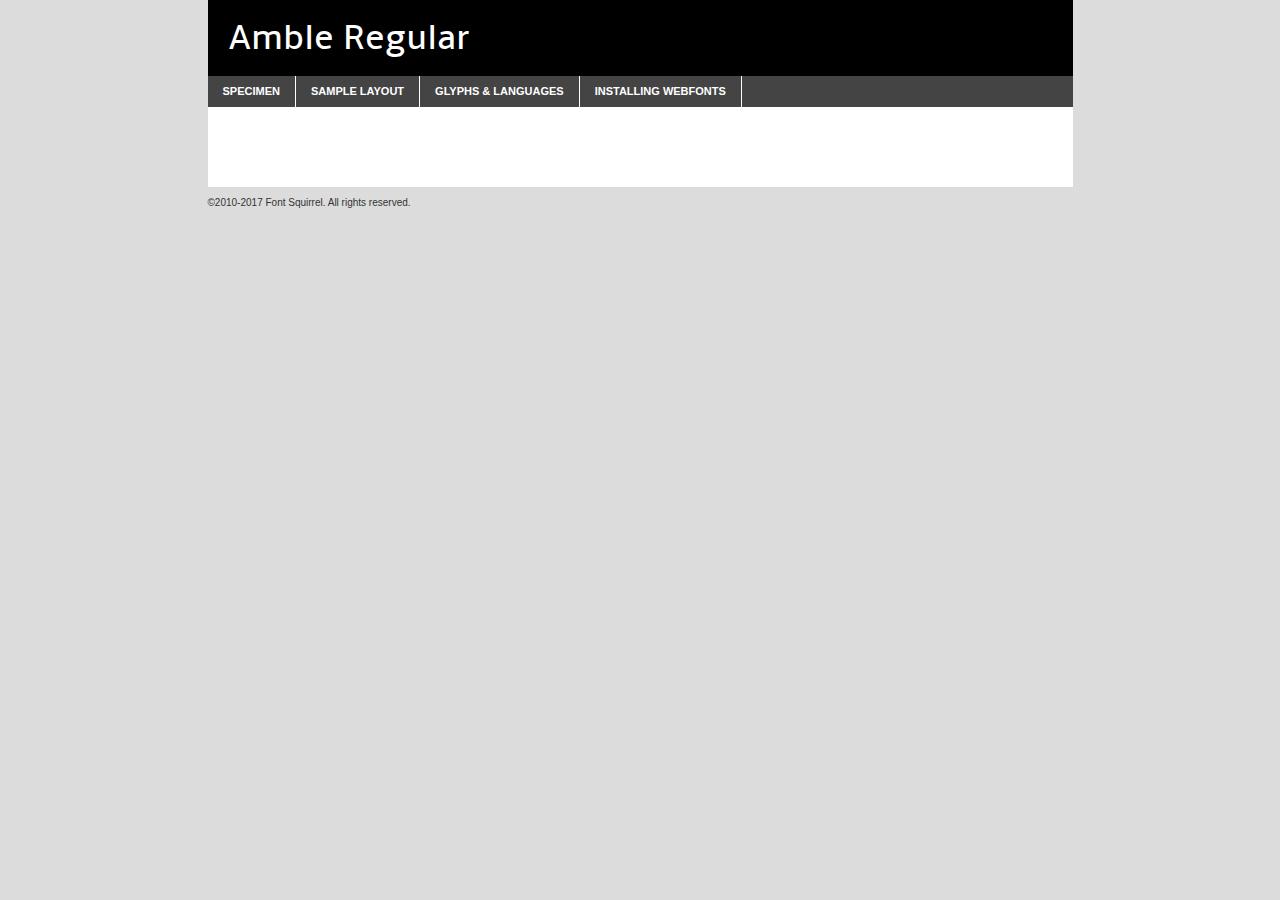
<file: fonts/amble-regular-demo.html>
<!DOCTYPE html PUBLIC "-//W3C//DTD XHTML 1.0 Transitional//EN"
        "http://www.w3.org/TR/xhtml1/DTD/xhtml1-transitional.dtd">

<html xmlns="http://www.w3.org/1999/xhtml" xml:lang="en" lang="en">
<head>
    <meta http-equiv="Content-Type" content="text/html; charset=utf-8"/>
    <script src="http://ajax.googleapis.com/ajax/libs/jquery/1.7.2/jquery.min.js" type="text/javascript" charset="utf-8"></script>
    <script type="text/javascript">
		(function($) {
			$.fn.easyTabs = function(option) {
				var param = jQuery.extend({ fadeSpeed: 'fast', defaultContent: 1, activeClass: 'active' }, option);
				$(this).each(function() {
					var thisId = '#' + this.id;
					if ( param.defaultContent == '' )
					{
						param.defaultContent = 1;
					}
					if ( typeof param.defaultContent == 'number' )
					{
						var defaultTab = $(thisId + ' .tabs li:eq(' + (param.defaultContent - 1) + ') a').attr('href').substr(1);
					}
					else
					{
						var defaultTab = param.defaultContent;
					}
					$(thisId + ' .tabs li a').each(function() {
						var tabToHide = $(this).attr('href').substr(1);
						$('#' + tabToHide).addClass('easytabs-tab-content');
					});
					hideAll();
					changeContent(defaultTab);

					function hideAll() {$(thisId + ' .easytabs-tab-content').hide();}

					function changeContent(tabId)
					{
						hideAll();
						$(thisId + ' .tabs li').removeClass(param.activeClass);
						$(thisId + ' .tabs li a[href=#' + tabId + ']').closest('li').addClass(param.activeClass);
						if ( param.fadeSpeed != 'none' )
						{
							$(thisId + ' #' + tabId).fadeIn(param.fadeSpeed);
						}
						else
						{
							$(thisId + ' #' + tabId).show();
						}
					}

					$(thisId + ' .tabs li').click(function() {
						var tabId = $(this).find('a').attr('href').substr(1);
						changeContent(tabId);
						return false;
					});
				});
			}
		})(jQuery);
    </script>
    <link rel="stylesheet" href="specimen_files/specimen_stylesheet.css" type="text/css" charset="utf-8"/>
    <link rel="stylesheet" href="stylesheet.css" type="text/css" charset="utf-8"/>

    <style type="text/css">
        		body {
			font-family: 'ambleregular';
        		}

            </style>

    <title>Amble Regular Specimen</title>


    <script type="text/javascript" charset="utf-8">
		$(document).ready(function() {
			$('#container').easyTabs({ defaultContent: 1 });
		});
    </script>
</head>

<body>
<div id="container">
    <div id="header">
		Amble Regular    </div>
    <ul class="tabs">
        <li><a href="#specimen">Specimen</a></li>
        <li><a href="#layout">Sample Layout</a></li>
		        <li><a href="#glyphs">Glyphs &amp; Languages</a></li>
        <li><a href="#installing">Installing Webfonts</a></li>

    </ul>

    <div id="main_content">


        <div id="specimen">

            <div class="section">
                <div class="grid12 firstcol">
                    <div class="huge">AaBb</div>
                </div>
            </div>

            <div class="section">
                <div class="glyph_range">A&#x200B;B&#x200b;C&#x200b;D&#x200b;E&#x200b;F&#x200b;G&#x200b;H&#x200b;I&#x200b;J&#x200b;K&#x200b;L&#x200b;M&#x200b;N&#x200b;O&#x200b;P&#x200b;Q&#x200b;R&#x200b;S&#x200b;T&#x200b;U&#x200b;V&#x200b;W&#x200b;X&#x200b;Y&#x200b;Z&#x200b;a&#x200b;b&#x200b;c&#x200b;d&#x200b;e&#x200b;f&#x200b;g&#x200b;h&#x200b;i&#x200b;j&#x200b;k&#x200b;l&#x200b;m&#x200b;n&#x200b;o&#x200b;p&#x200b;q&#x200b;r&#x200b;s&#x200b;t&#x200b;u&#x200b;v&#x200b;w&#x200b;x&#x200b;y&#x200b;z&#x200b;1&#x200b;2&#x200b;3&#x200b;4&#x200b;5&#x200b;6&#x200b;7&#x200b;8&#x200b;9&#x200b;0&#x200b;&amp;&#x200b;.&#x200b;,&#x200b;?&#x200b;!&#x200b;&#64;&#x200b;(&#x200b;)&#x200b;#&#x200b;$&#x200b;%&#x200b;*&#x200b;+&#x200b;-&#x200b;=&#x200b;:&#x200b;;</div>
            </div>
            <div class="section">
                <div class="grid12 firstcol">
                    <table class="sample_table">
                        <tr>
                            <td>10</td>
                            <td class="size10">abcdefghijklmnopqrstuvwxyzABCDEFGHIJKLMNOPQRSTUVWXYZ0123456789abcdefghijklmnopqrstuvwxyzABCDEFGHIJKLMNOPQRSTUVWXYZ0123456789abcdefghijklmnopqrstuvwxyzABCDEFGHIJKLMNOPQRSTUVWXYZ</td>
                        </tr>
                        <tr>
                            <td>11</td>
                            <td class="size11">abcdefghijklmnopqrstuvwxyzABCDEFGHIJKLMNOPQRSTUVWXYZ0123456789abcdefghijklmnopqrstuvwxyzABCDEFGHIJKLMNOPQRSTUVWXYZ0123456789abcdefghijklmnopqrstuvwxyzABCDEFGHIJKLMNOPQRSTUVWXYZ</td>
                        </tr>
                        <tr>
                            <td>12</td>
                            <td class="size12">abcdefghijklmnopqrstuvwxyzABCDEFGHIJKLMNOPQRSTUVWXYZ0123456789abcdefghijklmnopqrstuvwxyzABCDEFGHIJKLMNOPQRSTUVWXYZ0123456789abcdefghijklmnopqrstuvwxyzABCDEFGHIJKLMNOPQRSTUVWXYZ</td>
                        </tr>
                        <tr>
                            <td>13</td>
                            <td class="size13">abcdefghijklmnopqrstuvwxyzABCDEFGHIJKLMNOPQRSTUVWXYZ0123456789abcdefghijklmnopqrstuvwxyzABCDEFGHIJKLMNOPQRSTUVWXYZ0123456789abcdefghijklmnopqrstuvwxyzABCDEFGHIJKLMNOPQRSTUVWXYZ</td>
                        </tr>
                        <tr>
                            <td>14</td>
                            <td class="size14">abcdefghijklmnopqrstuvwxyzABCDEFGHIJKLMNOPQRSTUVWXYZ0123456789abcdefghijklmnopqrstuvwxyzABCDEFGHIJKLMNOPQRSTUVWXYZ0123456789abcdefghijklmnopqrstuvwxyzABCDEFGHIJKLMNOPQRSTUVWXYZ</td>
                        </tr>
                        <tr>
                            <td>16</td>
                            <td class="size16">abcdefghijklmnopqrstuvwxyzABCDEFGHIJKLMNOPQRSTUVWXYZ0123456789abcdefghijklmnopqrstuvwxyzABCDEFGHIJKLMNOPQRSTUVWXYZ</td>
                        </tr>
                        <tr>
                            <td>18</td>
                            <td class="size18">abcdefghijklmnopqrstuvwxyzABCDEFGHIJKLMNOPQRSTUVWXYZ0123456789abcdefghijklmnopqrstuvwxyzABCDEFGHIJKLMNOPQRSTUVWXYZ</td>
                        </tr>
                        <tr>
                            <td>20</td>
                            <td class="size20">abcdefghijklmnopqrstuvwxyzABCDEFGHIJKLMNOPQRSTUVWXYZ0123456789abcdefghijklmnopqrstuvwxyzABCDEFGHIJKLMNOPQRSTUVWXYZ</td>
                        </tr>
                        <tr>
                            <td>24</td>
                            <td class="size24">abcdefghijklmnopqrstuvwxyzABCDEFGHIJKLMNOPQRSTUVWXYZ0123456789abcdefghijklmnopqrstuvwxyzABCDEFGHIJKLMNOPQRSTUVWXYZ</td>
                        </tr>
                        <tr>
                            <td>30</td>
                            <td class="size30">abcdefghijklmnopqrstuvwxyzABCDEFGHIJKLMNOPQRSTUVWXYZ0123456789abcdefghijklmnopqrstuvwxyzABCDEFGHIJKLMNOPQRSTUVWXYZ</td>
                        </tr>
                        <tr>
                            <td>36</td>
                            <td class="size36">abcdefghijklmnopqrstuvwxyzABCDEFGHIJKLMNOPQRSTUVWXYZ0123456789abcdefghijklmnopqrstuvwxyzABCDEFGHIJKLMNOPQRSTUVWXYZ</td>
                        </tr>
                        <tr>
                            <td>48</td>
                            <td class="size48">abcdefghijklmnopqrstuvwxyzABCDEFGHIJKLMNOPQRSTUVWXYZ0123456789abcdefghijklmnopqrstuvwxyzABCDEFGHIJKLMNOPQRSTUVWXYZ</td>
                        </tr>
                        <tr>
                            <td>60</td>
                            <td class="size60">abcdefghijklmnopqrstuvwxyzABCDEFGHIJKLMNOPQRSTUVWXYZ0123456789abcdefghijklmnopqrstuvwxyzABCDEFGHIJKLMNOPQRSTUVWXYZ</td>
                        </tr>
                        <tr>
                            <td>72</td>
                            <td class="size72">abcdefghijklmnopqrstuvwxyzABCDEFGHIJKLMNOPQRSTUVWXYZ0123456789abcdefghijklmnopqrstuvwxyzABCDEFGHIJKLMNOPQRSTUVWXYZ</td>
                        </tr>
                        <tr>
                            <td>90</td>
                            <td class="size90">abcdefghijklmnopqrstuvwxyzABCDEFGHIJKLMNOPQRSTUVWXYZ0123456789abcdefghijklmnopqrstuvwxyzABCDEFGHIJKLMNOPQRSTUVWXYZ</td>
                        </tr>
                    </table>

                </div>

            </div>


            <div class="section" id="bodycomparison">


                <div id="xheight">
                    <div class="fontbody">&#x25FC;&#x25FC;&#x25FC;&#x25FC;&#x25FC;&#x25FC;&#x25FC;&#x25FC;&#x25FC;&#x25FC;&#x25FC;&#x25FC;&#x25FC;&#x25FC;&#x25FC;&#x25FC;&#x25FC;&#x25FC;&#x25FC;&#x25FC;&#x25FC;&#x25FC;&#x25FC;&#x25FC;&#x25FC;&#x25FC;&#x25FC;&#x25FC;&#x25FC;&#x25FC;&#x25FC;&#x25FC;&#x25FC;&#x25FC;&#x25FC;&#x25FC;&#x25FC;&#x25FC;&#x25FC;&#x25FC;&#x25FC;&#x25FC;&#x25FC;&#x25FC;&#x25FC;&#x25FC;&#x25FC;&#x25FC;&#x25FC;&#x25FC;&#x25FC;&#x25FC;&#x25FC;&#x25FC;&#x25FC;&#x25FC;&#x25FC;&#x25FC;&#x25FC;&#x25FC;&#x25FC;&#x25FC;&#x25FC;&#x25FC;&#x25FC;&#x25FC;&#x25FC;&#x25FC;&#x25FC;&#x25FC;&#x25FC;&#x25FC;&#x25FC;&#x25FC;&#x25FC;&#x25FC;&#x25FC;&#x25FC;&#x25FC;&#x25FC;&#x25FC;&#x25FC;&#x25FC;&#x25FC;&#x25FC;&#x25FC;&#x25FC;&#x25FC;&#x25FC;&#x25FC;&#x25FC;&#x25FC;&#x25FC;&#x25FC;&#x25FC;&#x25FC;&#x25FC;&#x25FC;&#x25FC;body</div>
                    <div class="arialbody">body</div>
                    <div class="verdanabody">body</div>
                    <div class="georgiabody">body</div>
                </div>
                <div class="fontbody" style="z-index:1">
                    body<span>Amble Regular</span>
                </div>
                <div class="arialbody" style="z-index:1">
                    body<span>Arial</span>
                </div>
                <div class="verdanabody" style="z-index:1">
                    body<span>Verdana</span>
                </div>
                <div class="georgiabody" style="z-index:1">
                    body<span>Georgia</span>
                </div>


            </div>


            <div class="section psample psample_row1" id="">

                <div class="grid2 firstcol">
                    <p class="size10"><span>10.</span>Aenean lacinia bibendum nulla sed consectetur. Fusce dapibus, tellus ac cursus commodo, tortor mauris condimentum nibh, ut fermentum massa justo sit amet risus. Nullam id dolor id nibh ultricies vehicula ut id elit. Cum sociis natoque penatibus et magnis dis parturient montes, nascetur ridiculus mus. Nulla vitae elit libero, a pharetra augue.</p>

                </div>
                <div class="grid3">
                    <p class="size11"><span>11.</span>Aenean lacinia bibendum nulla sed consectetur. Fusce dapibus, tellus ac cursus commodo, tortor mauris condimentum nibh, ut fermentum massa justo sit amet risus. Nullam id dolor id nibh ultricies vehicula ut id elit. Cum sociis natoque penatibus et magnis dis parturient montes, nascetur ridiculus mus. Nulla vitae elit libero, a pharetra augue.</p>

                </div>
                <div class="grid3">
                    <p class="size12"><span>12.</span>Aenean lacinia bibendum nulla sed consectetur. Fusce dapibus, tellus ac cursus commodo, tortor mauris condimentum nibh, ut fermentum massa justo sit amet risus. Nullam id dolor id nibh ultricies vehicula ut id elit. Cum sociis natoque penatibus et magnis dis parturient montes, nascetur ridiculus mus. Nulla vitae elit libero, a pharetra augue.</p>

                </div>
                <div class="grid4">
                    <p class="size13"><span>13.</span>Aenean lacinia bibendum nulla sed consectetur. Fusce dapibus, tellus ac cursus commodo, tortor mauris condimentum nibh, ut fermentum massa justo sit amet risus. Nullam id dolor id nibh ultricies vehicula ut id elit. Cum sociis natoque penatibus et magnis dis parturient montes, nascetur ridiculus mus. Nulla vitae elit libero, a pharetra augue.</p>

                </div>
                <div class="white_blend"></div>

            </div>
            <div class="section psample psample_row2" id="">
                <div class="grid3 firstcol">
                    <p class="size14"><span>14.</span>Aenean lacinia bibendum nulla sed consectetur. Fusce dapibus, tellus ac cursus commodo, tortor mauris condimentum nibh, ut fermentum massa justo sit amet risus. Nullam id dolor id nibh ultricies vehicula ut id elit. Cum sociis natoque penatibus et magnis dis parturient montes, nascetur ridiculus mus. Nulla vitae elit libero, a pharetra augue.</p>

                </div>
                <div class="grid4">
                    <p class="size16"><span>16.</span>Aenean lacinia bibendum nulla sed consectetur. Fusce dapibus, tellus ac cursus commodo, tortor mauris condimentum nibh, ut fermentum massa justo sit amet risus. Nullam id dolor id nibh ultricies vehicula ut id elit. Cum sociis natoque penatibus et magnis dis parturient montes, nascetur ridiculus mus. Nulla vitae elit libero, a pharetra augue.</p>

                </div>
                <div class="grid5">
                    <p class="size18"><span>18.</span>Aenean lacinia bibendum nulla sed consectetur. Fusce dapibus, tellus ac cursus commodo, tortor mauris condimentum nibh, ut fermentum massa justo sit amet risus. Nullam id dolor id nibh ultricies vehicula ut id elit. Cum sociis natoque penatibus et magnis dis parturient montes, nascetur ridiculus mus. Nulla vitae elit libero, a pharetra augue.</p>

                </div>

                <div class="white_blend"></div>

            </div>

            <div class="section psample psample_row3" id="">
                <div class="grid5 firstcol">
                    <p class="size20"><span>20.</span>Aenean lacinia bibendum nulla sed consectetur. Fusce dapibus, tellus ac cursus commodo, tortor mauris condimentum nibh, ut fermentum massa justo sit amet risus. Nullam id dolor id nibh ultricies vehicula ut id elit. Cum sociis natoque penatibus et magnis dis parturient montes, nascetur ridiculus mus. Nulla vitae elit libero, a pharetra augue.</p>
                </div>
                <div class="grid7">
                    <p class="size24"><span>24.</span>Aenean lacinia bibendum nulla sed consectetur. Fusce dapibus, tellus ac cursus commodo, tortor mauris condimentum nibh, ut fermentum massa justo sit amet risus. Nullam id dolor id nibh ultricies vehicula ut id elit. Cum sociis natoque penatibus et magnis dis parturient montes, nascetur ridiculus mus. Nulla vitae elit libero, a pharetra augue.</p>
                </div>

                <div class="white_blend"></div>

            </div>

            <div class="section psample psample_row4" id="">
                <div class="grid12 firstcol">
                    <p class="size30"><span>30.</span>Aenean lacinia bibendum nulla sed consectetur. Fusce dapibus, tellus ac cursus commodo, tortor mauris condimentum nibh, ut fermentum massa justo sit amet risus. Nullam id dolor id nibh ultricies vehicula ut id elit. Cum sociis natoque penatibus et magnis dis parturient montes, nascetur ridiculus mus. Nulla vitae elit libero, a pharetra augue.</p>
                </div>
                <div class="white_blend"></div>

            </div>


            <div class="section psample psample_row1 fullreverse">
                <div class="grid2 firstcol">
                    <p class="size10"><span>10.</span>Aenean lacinia bibendum nulla sed consectetur. Fusce dapibus, tellus ac cursus commodo, tortor mauris condimentum nibh, ut fermentum massa justo sit amet risus. Nullam id dolor id nibh ultricies vehicula ut id elit. Cum sociis natoque penatibus et magnis dis parturient montes, nascetur ridiculus mus. Nulla vitae elit libero, a pharetra augue.</p>

                </div>
                <div class="grid3">
                    <p class="size11"><span>11.</span>Aenean lacinia bibendum nulla sed consectetur. Fusce dapibus, tellus ac cursus commodo, tortor mauris condimentum nibh, ut fermentum massa justo sit amet risus. Nullam id dolor id nibh ultricies vehicula ut id elit. Cum sociis natoque penatibus et magnis dis parturient montes, nascetur ridiculus mus. Nulla vitae elit libero, a pharetra augue.</p>

                </div>
                <div class="grid3">
                    <p class="size12"><span>12.</span>Aenean lacinia bibendum nulla sed consectetur. Fusce dapibus, tellus ac cursus commodo, tortor mauris condimentum nibh, ut fermentum massa justo sit amet risus. Nullam id dolor id nibh ultricies vehicula ut id elit. Cum sociis natoque penatibus et magnis dis parturient montes, nascetur ridiculus mus. Nulla vitae elit libero, a pharetra augue.</p>

                </div>
                <div class="grid4">
                    <p class="size13"><span>13.</span>Aenean lacinia bibendum nulla sed consectetur. Fusce dapibus, tellus ac cursus commodo, tortor mauris condimentum nibh, ut fermentum massa justo sit amet risus. Nullam id dolor id nibh ultricies vehicula ut id elit. Cum sociis natoque penatibus et magnis dis parturient montes, nascetur ridiculus mus. Nulla vitae elit libero, a pharetra augue.</p>

                </div>
                <div class="black_blend"></div>

            </div>

            <div class="section psample psample_row2 fullreverse">
                <div class="grid3 firstcol">
                    <p class="size14"><span>14.</span>Aenean lacinia bibendum nulla sed consectetur. Fusce dapibus, tellus ac cursus commodo, tortor mauris condimentum nibh, ut fermentum massa justo sit amet risus. Nullam id dolor id nibh ultricies vehicula ut id elit. Cum sociis natoque penatibus et magnis dis parturient montes, nascetur ridiculus mus. Nulla vitae elit libero, a pharetra augue.</p>

                </div>
                <div class="grid4">
                    <p class="size16"><span>16.</span>Aenean lacinia bibendum nulla sed consectetur. Fusce dapibus, tellus ac cursus commodo, tortor mauris condimentum nibh, ut fermentum massa justo sit amet risus. Nullam id dolor id nibh ultricies vehicula ut id elit. Cum sociis natoque penatibus et magnis dis parturient montes, nascetur ridiculus mus. Nulla vitae elit libero, a pharetra augue.</p>

                </div>
                <div class="grid5">
                    <p class="size18"><span>18.</span>Aenean lacinia bibendum nulla sed consectetur. Fusce dapibus, tellus ac cursus commodo, tortor mauris condimentum nibh, ut fermentum massa justo sit amet risus. Nullam id dolor id nibh ultricies vehicula ut id elit. Cum sociis natoque penatibus et magnis dis parturient montes, nascetur ridiculus mus. Nulla vitae elit libero, a pharetra augue.</p>

                </div>
                <div class="black_blend"></div>

            </div>

            <div class="section psample fullreverse psample_row3" id="">
                <div class="grid5 firstcol">
                    <p class="size20"><span>20.</span>Aenean lacinia bibendum nulla sed consectetur. Fusce dapibus, tellus ac cursus commodo, tortor mauris condimentum nibh, ut fermentum massa justo sit amet risus. Nullam id dolor id nibh ultricies vehicula ut id elit. Cum sociis natoque penatibus et magnis dis parturient montes, nascetur ridiculus mus. Nulla vitae elit libero, a pharetra augue.</p>
                </div>
                <div class="grid7">
                    <p class="size24"><span>24.</span>Aenean lacinia bibendum nulla sed consectetur. Fusce dapibus, tellus ac cursus commodo, tortor mauris condimentum nibh, ut fermentum massa justo sit amet risus. Nullam id dolor id nibh ultricies vehicula ut id elit. Cum sociis natoque penatibus et magnis dis parturient montes, nascetur ridiculus mus. Nulla vitae elit libero, a pharetra augue.</p>
                </div>

                <div class="black_blend"></div>

            </div>

            <div class="section psample fullreverse psample_row4" id="" style="border-bottom: 20px #000 solid;">
                <div class="grid12 firstcol">
                    <p class="size30"><span>30.</span>Aenean lacinia bibendum nulla sed consectetur. Fusce dapibus, tellus ac cursus commodo, tortor mauris condimentum nibh, ut fermentum massa justo sit amet risus. Nullam id dolor id nibh ultricies vehicula ut id elit. Cum sociis natoque penatibus et magnis dis parturient montes, nascetur ridiculus mus. Nulla vitae elit libero, a pharetra augue.</p>
                </div>
                <div class="black_blend"></div>

            </div>


        </div>

        <div id="layout">

            <div class="section">

                <div class="grid12 firstcol">
                    <h1>Lorem Ipsum Dolor</h1>
                    <h2>Etiam porta sem malesuada magna mollis euismod</h2>

                    <p class="byline">By <a href="#link">Aenean Lacinia</a></p>
                </div>
            </div>
            <div class="section">
                <div class="grid8 firstcol">
                    <p class="large">Donec sed odio dui. Morbi leo risus, porta ac consectetur ac, vestibulum at eros. Fusce dapibus, tellus ac cursus commodo, tortor mauris condimentum nibh, ut fermentum massa justo sit amet risus. </p>


                    <h3>Pellentesque ornare sem</h3>

                    <p>Maecenas sed diam eget risus varius blandit sit amet non magna. Maecenas faucibus mollis interdum. Donec ullamcorper nulla non metus auctor fringilla. Nullam id dolor id nibh ultricies vehicula ut id elit. Nullam id dolor id nibh ultricies vehicula ut id elit. </p>

                    <p>Aenean eu leo quam. Pellentesque ornare sem lacinia quam venenatis vestibulum. Lorem ipsum dolor sit amet, consectetur adipiscing elit. Cum sociis natoque penatibus et magnis dis parturient montes, nascetur ridiculus mus. </p>

                    <p>Nulla vitae elit libero, a pharetra augue. Praesent commodo cursus magna, vel scelerisque nisl consectetur et. Aenean lacinia bibendum nulla sed consectetur. </p>

                    <p>Nullam quis risus eget urna mollis ornare vel eu leo. Nullam quis risus eget urna mollis ornare vel eu leo. Maecenas sed diam eget risus varius blandit sit amet non magna. Donec ullamcorper nulla non metus auctor fringilla. </p>

                    <h3>Cras mattis consectetur</h3>

                    <p>Aenean eu leo quam. Pellentesque ornare sem lacinia quam venenatis vestibulum. Aenean lacinia bibendum nulla sed consectetur. Integer posuere erat a ante venenatis dapibus posuere velit aliquet. Cras mattis consectetur purus sit amet fermentum. </p>

                    <p>Nullam id dolor id nibh ultricies vehicula ut id elit. Nullam quis risus eget urna mollis ornare vel eu leo. Cras mattis consectetur purus sit amet fermentum.</p>
                </div>

                <div class="grid4 sidebar">

                    <div class="box reverse">
                        <p class="last">Nullam quis risus eget urna mollis ornare vel eu leo. Donec ullamcorper nulla non metus auctor fringilla. Cras mattis consectetur purus sit amet fermentum. Sed posuere consectetur est at lobortis. Lorem ipsum dolor sit amet, consectetur adipiscing elit. </p>
                    </div>

                    <p class="caption">Maecenas sed diam eget risus varius.</p>

                    <p>Vestibulum id ligula porta felis euismod semper. Integer posuere erat a ante venenatis dapibus posuere velit aliquet. Vestibulum id ligula porta felis euismod semper. Sed posuere consectetur est at lobortis. Maecenas sed diam eget risus varius blandit sit amet non magna. Fusce dapibus, tellus ac cursus commodo, tortor mauris condimentum nibh, ut fermentum massa justo sit amet risus. </p>


                    <p>Duis mollis, est non commodo luctus, nisi erat porttitor ligula, eget lacinia odio sem nec elit. Aenean lacinia bibendum nulla sed consectetur. Vivamus sagittis lacus vel augue laoreet rutrum faucibus dolor auctor. Aenean lacinia bibendum nulla sed consectetur. Nullam quis risus eget urna mollis ornare vel eu leo. </p>

                    <p>Praesent commodo cursus magna, vel scelerisque nisl consectetur et. Donec ullamcorper nulla non metus auctor fringilla. Maecenas faucibus mollis interdum. Fusce dapibus, tellus ac cursus commodo, tortor mauris condimentum nibh, ut fermentum massa justo sit amet risus. </p>

                </div>
            </div>

        </div>


		

        <div id="glyphs">
            <div class="section">
                <div class="grid12 firstcol">

                    <h1>Language Support</h1>
                    <p>The subset of Amble Regular in this kit supports the following languages:<br/>

						Albanian, Basque, Breton, Chamorro, Danish, Dutch, English, Faroese, Finnish, French, Frisian, Galician, German, Icelandic, Italian, Malagasy, Norwegian, Portuguese, Spanish, Alsatian, Aragonese, Arapaho, Arrernte, Asturian, Aymara, Bislama, Cebuano, Corsican, Fijian, French_creole, Genoese, Gilbertese, Greenlandic, Haitian_creole, Hiligaynon, Hmong, Hopi, Ibanag, Iloko_ilokano, Indonesian, Interglossa_glosa, Interlingua, Irish_gaelic, Jerriais, Lojban, Lombard, Luxembourgeois, Manx, Mohawk, Norfolk_pitcairnese, Occitan, Oromo, Pangasinan, Papiamento, Piedmontese, Potawatomi, Rhaeto-romance, Romansh, Rotokas, Sami_lule, Samoan, Sardinian, Scots_gaelic, Seychelles_creole, Shona, Sicilian, Somali, Southern_ndebele, Swahili, Swati_swazi, Tagalog_filipino_pilipino, Tetum, Tok_pisin, Uyghur_latinized, Volapuk, Walloon, Warlpiri, Xhosa, Yapese, Zulu, Latinbasic, Ubasic, Demo                    </p>
                    <h1>Glyph Chart</h1>
                    <p>The subset of Amble Regular in this kit includes all the glyphs listed below. Unicode entities are included above each glyph to help you insert individual characters into your layout.</p>
                    <div id="glyph_chart">

																				                                <div><p>&amp;#13;</p>&#13;</div>
																				                                <div><p>&amp;#32;</p>&#32;</div>
																				                                <div><p>&amp;#33;</p>&#33;</div>
																				                                <div><p>&amp;#34;</p>&#34;</div>
																				                                <div><p>&amp;#35;</p>&#35;</div>
																				                                <div><p>&amp;#36;</p>&#36;</div>
																				                                <div><p>&amp;#37;</p>&#37;</div>
																				                                <div><p>&amp;#38;</p>&#38;</div>
																				                                <div><p>&amp;#39;</p>&#39;</div>
																				                                <div><p>&amp;#40;</p>&#40;</div>
																				                                <div><p>&amp;#41;</p>&#41;</div>
																				                                <div><p>&amp;#42;</p>&#42;</div>
																				                                <div><p>&amp;#43;</p>&#43;</div>
																				                                <div><p>&amp;#44;</p>&#44;</div>
																				                                <div><p>&amp;#45;</p>&#45;</div>
																				                                <div><p>&amp;#46;</p>&#46;</div>
																				                                <div><p>&amp;#47;</p>&#47;</div>
																				                                <div><p>&amp;#48;</p>&#48;</div>
																				                                <div><p>&amp;#49;</p>&#49;</div>
																				                                <div><p>&amp;#50;</p>&#50;</div>
																				                                <div><p>&amp;#51;</p>&#51;</div>
																				                                <div><p>&amp;#52;</p>&#52;</div>
																				                                <div><p>&amp;#53;</p>&#53;</div>
																				                                <div><p>&amp;#54;</p>&#54;</div>
																				                                <div><p>&amp;#55;</p>&#55;</div>
																				                                <div><p>&amp;#56;</p>&#56;</div>
																				                                <div><p>&amp;#57;</p>&#57;</div>
																				                                <div><p>&amp;#58;</p>&#58;</div>
																				                                <div><p>&amp;#59;</p>&#59;</div>
																				                                <div><p>&amp;#60;</p>&#60;</div>
																				                                <div><p>&amp;#61;</p>&#61;</div>
																				                                <div><p>&amp;#62;</p>&#62;</div>
																				                                <div><p>&amp;#63;</p>&#63;</div>
																				                                <div><p>&amp;#64;</p>&#64;</div>
																				                                <div><p>&amp;#65;</p>&#65;</div>
																				                                <div><p>&amp;#66;</p>&#66;</div>
																				                                <div><p>&amp;#67;</p>&#67;</div>
																				                                <div><p>&amp;#68;</p>&#68;</div>
																				                                <div><p>&amp;#69;</p>&#69;</div>
																				                                <div><p>&amp;#70;</p>&#70;</div>
																				                                <div><p>&amp;#71;</p>&#71;</div>
																				                                <div><p>&amp;#72;</p>&#72;</div>
																				                                <div><p>&amp;#73;</p>&#73;</div>
																				                                <div><p>&amp;#74;</p>&#74;</div>
																				                                <div><p>&amp;#75;</p>&#75;</div>
																				                                <div><p>&amp;#76;</p>&#76;</div>
																				                                <div><p>&amp;#77;</p>&#77;</div>
																				                                <div><p>&amp;#78;</p>&#78;</div>
																				                                <div><p>&amp;#79;</p>&#79;</div>
																				                                <div><p>&amp;#80;</p>&#80;</div>
																				                                <div><p>&amp;#81;</p>&#81;</div>
																				                                <div><p>&amp;#82;</p>&#82;</div>
																				                                <div><p>&amp;#83;</p>&#83;</div>
																				                                <div><p>&amp;#84;</p>&#84;</div>
																				                                <div><p>&amp;#85;</p>&#85;</div>
																				                                <div><p>&amp;#86;</p>&#86;</div>
																				                                <div><p>&amp;#87;</p>&#87;</div>
																				                                <div><p>&amp;#88;</p>&#88;</div>
																				                                <div><p>&amp;#89;</p>&#89;</div>
																				                                <div><p>&amp;#90;</p>&#90;</div>
																				                                <div><p>&amp;#91;</p>&#91;</div>
																				                                <div><p>&amp;#92;</p>&#92;</div>
																				                                <div><p>&amp;#93;</p>&#93;</div>
																				                                <div><p>&amp;#94;</p>&#94;</div>
																				                                <div><p>&amp;#95;</p>&#95;</div>
																				                                <div><p>&amp;#96;</p>&#96;</div>
																				                                <div><p>&amp;#97;</p>&#97;</div>
																				                                <div><p>&amp;#98;</p>&#98;</div>
																				                                <div><p>&amp;#99;</p>&#99;</div>
																				                                <div><p>&amp;#100;</p>&#100;</div>
																				                                <div><p>&amp;#101;</p>&#101;</div>
																				                                <div><p>&amp;#102;</p>&#102;</div>
																				                                <div><p>&amp;#103;</p>&#103;</div>
																				                                <div><p>&amp;#104;</p>&#104;</div>
																				                                <div><p>&amp;#105;</p>&#105;</div>
																				                                <div><p>&amp;#106;</p>&#106;</div>
																				                                <div><p>&amp;#107;</p>&#107;</div>
																				                                <div><p>&amp;#108;</p>&#108;</div>
																				                                <div><p>&amp;#109;</p>&#109;</div>
																				                                <div><p>&amp;#110;</p>&#110;</div>
																				                                <div><p>&amp;#111;</p>&#111;</div>
																				                                <div><p>&amp;#112;</p>&#112;</div>
																				                                <div><p>&amp;#113;</p>&#113;</div>
																				                                <div><p>&amp;#114;</p>&#114;</div>
																				                                <div><p>&amp;#115;</p>&#115;</div>
																				                                <div><p>&amp;#116;</p>&#116;</div>
																				                                <div><p>&amp;#117;</p>&#117;</div>
																				                                <div><p>&amp;#118;</p>&#118;</div>
																				                                <div><p>&amp;#119;</p>&#119;</div>
																				                                <div><p>&amp;#120;</p>&#120;</div>
																				                                <div><p>&amp;#121;</p>&#121;</div>
																				                                <div><p>&amp;#122;</p>&#122;</div>
																				                                <div><p>&amp;#123;</p>&#123;</div>
																				                                <div><p>&amp;#124;</p>&#124;</div>
																				                                <div><p>&amp;#125;</p>&#125;</div>
																				                                <div><p>&amp;#126;</p>&#126;</div>
																				                                <div><p>&amp;#160;</p>&#160;</div>
																				                                <div><p>&amp;#161;</p>&#161;</div>
																				                                <div><p>&amp;#162;</p>&#162;</div>
																				                                <div><p>&amp;#163;</p>&#163;</div>
																				                                <div><p>&amp;#164;</p>&#164;</div>
																				                                <div><p>&amp;#165;</p>&#165;</div>
																				                                <div><p>&amp;#166;</p>&#166;</div>
																				                                <div><p>&amp;#167;</p>&#167;</div>
																				                                <div><p>&amp;#168;</p>&#168;</div>
																				                                <div><p>&amp;#169;</p>&#169;</div>
																				                                <div><p>&amp;#170;</p>&#170;</div>
																				                                <div><p>&amp;#171;</p>&#171;</div>
																				                                <div><p>&amp;#172;</p>&#172;</div>
																				                                <div><p>&amp;#173;</p>&#173;</div>
																				                                <div><p>&amp;#174;</p>&#174;</div>
																				                                <div><p>&amp;#175;</p>&#175;</div>
																				                                <div><p>&amp;#176;</p>&#176;</div>
																				                                <div><p>&amp;#177;</p>&#177;</div>
																				                                <div><p>&amp;#178;</p>&#178;</div>
																				                                <div><p>&amp;#179;</p>&#179;</div>
																				                                <div><p>&amp;#180;</p>&#180;</div>
																				                                <div><p>&amp;#181;</p>&#181;</div>
																				                                <div><p>&amp;#182;</p>&#182;</div>
																				                                <div><p>&amp;#183;</p>&#183;</div>
																				                                <div><p>&amp;#184;</p>&#184;</div>
																				                                <div><p>&amp;#185;</p>&#185;</div>
																				                                <div><p>&amp;#186;</p>&#186;</div>
																				                                <div><p>&amp;#187;</p>&#187;</div>
																				                                <div><p>&amp;#188;</p>&#188;</div>
																				                                <div><p>&amp;#189;</p>&#189;</div>
																				                                <div><p>&amp;#190;</p>&#190;</div>
																				                                <div><p>&amp;#191;</p>&#191;</div>
																				                                <div><p>&amp;#192;</p>&#192;</div>
																				                                <div><p>&amp;#193;</p>&#193;</div>
																				                                <div><p>&amp;#194;</p>&#194;</div>
																				                                <div><p>&amp;#195;</p>&#195;</div>
																				                                <div><p>&amp;#196;</p>&#196;</div>
																				                                <div><p>&amp;#197;</p>&#197;</div>
																				                                <div><p>&amp;#198;</p>&#198;</div>
																				                                <div><p>&amp;#199;</p>&#199;</div>
																				                                <div><p>&amp;#200;</p>&#200;</div>
																				                                <div><p>&amp;#201;</p>&#201;</div>
																				                                <div><p>&amp;#202;</p>&#202;</div>
																				                                <div><p>&amp;#203;</p>&#203;</div>
																				                                <div><p>&amp;#204;</p>&#204;</div>
																				                                <div><p>&amp;#205;</p>&#205;</div>
																				                                <div><p>&amp;#206;</p>&#206;</div>
																				                                <div><p>&amp;#207;</p>&#207;</div>
																				                                <div><p>&amp;#208;</p>&#208;</div>
																				                                <div><p>&amp;#209;</p>&#209;</div>
																				                                <div><p>&amp;#210;</p>&#210;</div>
																				                                <div><p>&amp;#211;</p>&#211;</div>
																				                                <div><p>&amp;#212;</p>&#212;</div>
																				                                <div><p>&amp;#213;</p>&#213;</div>
																				                                <div><p>&amp;#214;</p>&#214;</div>
																				                                <div><p>&amp;#215;</p>&#215;</div>
																				                                <div><p>&amp;#216;</p>&#216;</div>
																				                                <div><p>&amp;#217;</p>&#217;</div>
																				                                <div><p>&amp;#218;</p>&#218;</div>
																				                                <div><p>&amp;#219;</p>&#219;</div>
																				                                <div><p>&amp;#220;</p>&#220;</div>
																				                                <div><p>&amp;#221;</p>&#221;</div>
																				                                <div><p>&amp;#222;</p>&#222;</div>
																				                                <div><p>&amp;#223;</p>&#223;</div>
																				                                <div><p>&amp;#224;</p>&#224;</div>
																				                                <div><p>&amp;#225;</p>&#225;</div>
																				                                <div><p>&amp;#226;</p>&#226;</div>
																				                                <div><p>&amp;#227;</p>&#227;</div>
																				                                <div><p>&amp;#228;</p>&#228;</div>
																				                                <div><p>&amp;#229;</p>&#229;</div>
																				                                <div><p>&amp;#230;</p>&#230;</div>
																				                                <div><p>&amp;#231;</p>&#231;</div>
																				                                <div><p>&amp;#232;</p>&#232;</div>
																				                                <div><p>&amp;#233;</p>&#233;</div>
																				                                <div><p>&amp;#234;</p>&#234;</div>
																				                                <div><p>&amp;#235;</p>&#235;</div>
																				                                <div><p>&amp;#236;</p>&#236;</div>
																				                                <div><p>&amp;#237;</p>&#237;</div>
																				                                <div><p>&amp;#238;</p>&#238;</div>
																				                                <div><p>&amp;#239;</p>&#239;</div>
																				                                <div><p>&amp;#240;</p>&#240;</div>
																				                                <div><p>&amp;#241;</p>&#241;</div>
																				                                <div><p>&amp;#242;</p>&#242;</div>
																				                                <div><p>&amp;#243;</p>&#243;</div>
																				                                <div><p>&amp;#244;</p>&#244;</div>
																				                                <div><p>&amp;#245;</p>&#245;</div>
																				                                <div><p>&amp;#246;</p>&#246;</div>
																				                                <div><p>&amp;#247;</p>&#247;</div>
																				                                <div><p>&amp;#248;</p>&#248;</div>
																				                                <div><p>&amp;#249;</p>&#249;</div>
																				                                <div><p>&amp;#250;</p>&#250;</div>
																				                                <div><p>&amp;#251;</p>&#251;</div>
																				                                <div><p>&amp;#252;</p>&#252;</div>
																				                                <div><p>&amp;#253;</p>&#253;</div>
																				                                <div><p>&amp;#254;</p>&#254;</div>
																				                                <div><p>&amp;#255;</p>&#255;</div>
																				                                <div><p>&amp;#338;</p>&#338;</div>
																				                                <div><p>&amp;#339;</p>&#339;</div>
																				                                <div><p>&amp;#376;</p>&#376;</div>
																				                                <div><p>&amp;#710;</p>&#710;</div>
																				                                <div><p>&amp;#732;</p>&#732;</div>
																				                                <div><p>&amp;#8192;</p>&#8192;</div>
																				                                <div><p>&amp;#8193;</p>&#8193;</div>
																				                                <div><p>&amp;#8194;</p>&#8194;</div>
																				                                <div><p>&amp;#8195;</p>&#8195;</div>
																				                                <div><p>&amp;#8196;</p>&#8196;</div>
																				                                <div><p>&amp;#8197;</p>&#8197;</div>
																				                                <div><p>&amp;#8198;</p>&#8198;</div>
																				                                <div><p>&amp;#8199;</p>&#8199;</div>
																				                                <div><p>&amp;#8200;</p>&#8200;</div>
																				                                <div><p>&amp;#8201;</p>&#8201;</div>
																				                                <div><p>&amp;#8202;</p>&#8202;</div>
																				                                <div><p>&amp;#8208;</p>&#8208;</div>
																				                                <div><p>&amp;#8209;</p>&#8209;</div>
																				                                <div><p>&amp;#8210;</p>&#8210;</div>
																				                                <div><p>&amp;#8211;</p>&#8211;</div>
																				                                <div><p>&amp;#8212;</p>&#8212;</div>
																				                                <div><p>&amp;#8216;</p>&#8216;</div>
																				                                <div><p>&amp;#8217;</p>&#8217;</div>
																				                                <div><p>&amp;#8218;</p>&#8218;</div>
																				                                <div><p>&amp;#8220;</p>&#8220;</div>
																				                                <div><p>&amp;#8221;</p>&#8221;</div>
																				                                <div><p>&amp;#8222;</p>&#8222;</div>
																				                                <div><p>&amp;#8226;</p>&#8226;</div>
																				                                <div><p>&amp;#8230;</p>&#8230;</div>
																				                                <div><p>&amp;#8239;</p>&#8239;</div>
																				                                <div><p>&amp;#8249;</p>&#8249;</div>
																				                                <div><p>&amp;#8250;</p>&#8250;</div>
																				                                <div><p>&amp;#8287;</p>&#8287;</div>
																				                                <div><p>&amp;#8364;</p>&#8364;</div>
																				                                <div><p>&amp;#8482;</p>&#8482;</div>
																				                                <div><p>&amp;#9724;</p>&#9724;</div>
																				                                <div><p>&amp;#64257;</p>&#64257;</div>
																				                                <div><p>&amp;#64258;</p>&#64258;</div>
																																													                    </div>
                </div>


            </div>
        </div>


        <div id="specs">

        </div>

        <div id="installing">
            <div class="section">
                <div class="grid7 firstcol">
                    <h1>Installing Webfonts</h1>

                    <p>Webfonts are supported by all major browser platforms but not all in the same way. There are currently four different font formats that must be included in order to target all browsers. This includes TTF, WOFF, EOT and SVG.</p>

                    <h2>1. Upload your webfonts</h2>
                    <p>You must upload your webfont kit to your website. They should be in or near the same directory as your CSS files.</p>

                    <h2>2. Include the webfont stylesheet</h2>
                    <p>A special CSS @font-face declaration helps the various browsers select the appropriate font it needs without causing you a bunch of headaches. Learn more about this syntax by reading the <a href="https://www.fontspring.com/blog/further-hardening-of-the-bulletproof-syntax">Fontspring blog post</a> about it. The code for it is as follows:</p>


                    <code>
                        @font-face{
                        font-family: 'MyWebFont';
                        src: url('WebFont.eot');
                        src: url('WebFont.eot?#iefix') format('embedded-opentype'),
                        url('WebFont.woff') format('woff'),
                        url('WebFont.ttf') format('truetype'),
                        url('WebFont.svg#webfont') format('svg');
                        }
                    </code>

                    <p>We've already gone ahead and generated the code for you. All you have to do is link to the stylesheet in your HTML, like this:</p>
                    <code>&lt;link rel=&quot;stylesheet&quot; href=&quot;stylesheet.css&quot; type=&quot;text/css&quot; charset=&quot;utf-8&quot; /&gt;</code>

                    <h2>3. Modify your own stylesheet</h2>
                    <p>To take advantage of your new fonts, you must tell your stylesheet to use them. Look at the original @font-face declaration above and find the property called "font-family." The name linked there will be what you use to reference the font. Prepend that webfont name to the font stack in the "font-family" property, inside the selector you want to change. For example:</p>
                    <code>p { font-family: 'WebFont', Arial, sans-serif; }</code>

                    <h2>4. Test</h2>
                    <p>Getting webfonts to work cross-browser <em>can</em> be tricky. Use the information in the sidebar to help you if you find that fonts aren't loading in a particular browser.</p>
                </div>

                <div class="grid5 sidebar">
                    <div class="box">
                        <h2>Troubleshooting<br/>Font-Face Problems</h2>
                        <p>Having trouble getting your webfonts to load in your new website? Here are some tips to sort out what might be the problem.</p>

                        <h3>Fonts not showing in any browser</h3>

                        <p>This sounds like you need to work on the plumbing. You either did not upload the fonts to the correct directory, or you did not link the fonts properly in the CSS. If you've confirmed that all this is correct and you still have a problem, take a look at your .htaccess file and see if requests are getting intercepted.</p>

                        <h3>Fonts not loading in iPhone or iPad</h3>

                        <p>The most common problem here is that you are serving the fonts from an IIS server. IIS refuses to serve files that have unknown MIME types. If that is the case, you must set the MIME type for SVG to "image/svg+xml" in the server settings. Follow these instructions from Microsoft if you need help.</p>

                        <h3>Fonts not loading in Firefox</h3>

                        <p>The primary reason for this failure? You are still using a version Firefox older than 3.5. So upgrade already! If that isn't it, then you are very likely serving fonts from a different domain. Firefox requires that all font assets be served from the same domain. Lastly it is possible that you need to add WOFF to your list of MIME types (if you are serving via IIS.)</p>

                        <h3>Fonts not loading in IE</h3>

                        <p>Are you looking at Internet Explorer on an actual Windows machine or are you cheating by using a service like Adobe BrowserLab? Many of these screenshot services do not render @font-face for IE. Best to test it on a real machine.</p>

                        <h3>Fonts not loading in IE9</h3>

                        <p>IE9, like Firefox, requires that fonts be served from the same domain as the website. Make sure that is the case.</p>
                    </div>
                </div>
            </div>

        </div>

    </div>
    <div id="footer">
        <p>&copy;2010-2017 Font Squirrel. All rights reserved.</p>
    </div>
</div>
</body>
</html>
</file>
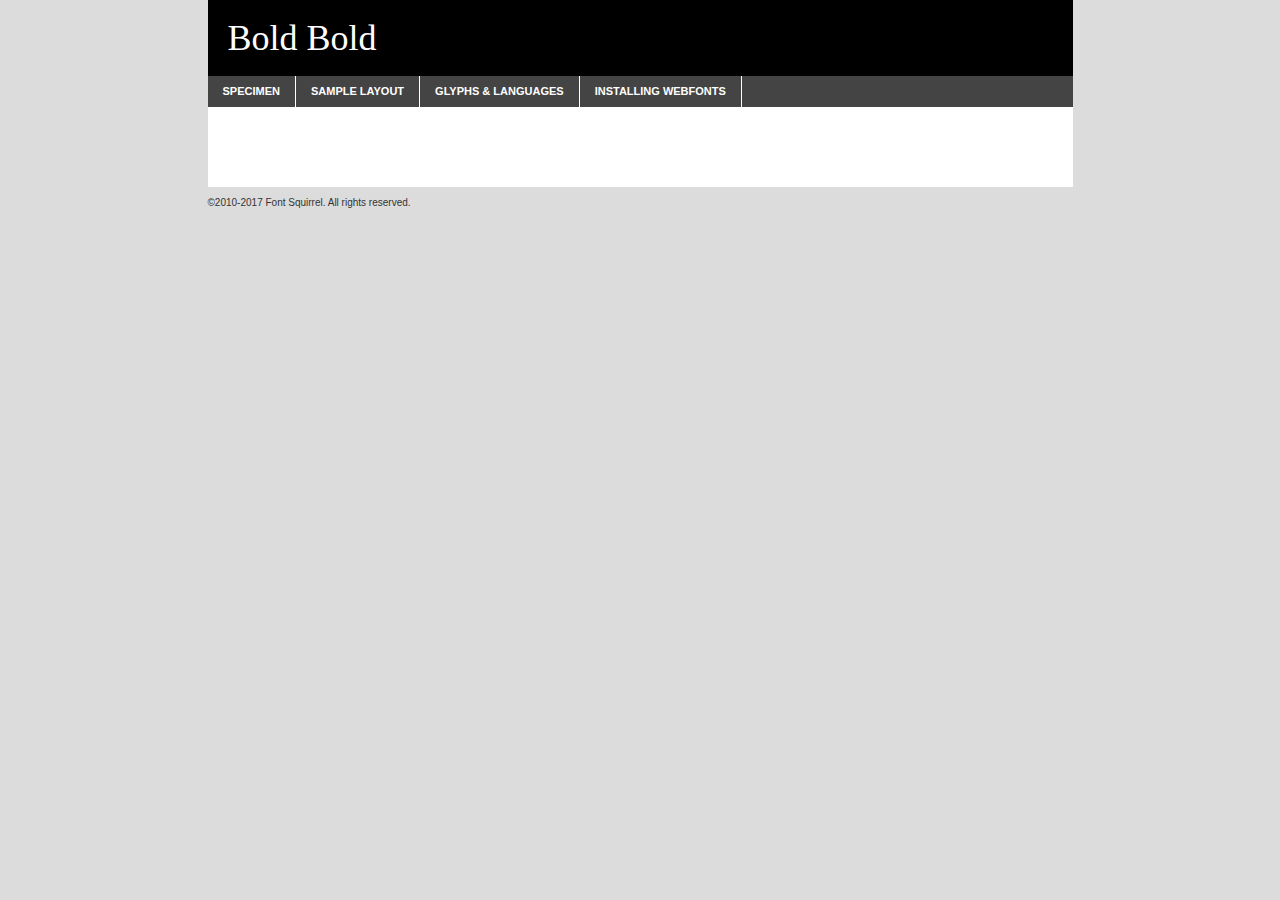
<file: fonts/cunia-demo.html>
<!DOCTYPE html PUBLIC "-//W3C//DTD XHTML 1.0 Transitional//EN"
        "http://www.w3.org/TR/xhtml1/DTD/xhtml1-transitional.dtd">

<html xmlns="http://www.w3.org/1999/xhtml" xml:lang="en" lang="en">
<head>
    <meta http-equiv="Content-Type" content="text/html; charset=utf-8"/>
    <script src="http://ajax.googleapis.com/ajax/libs/jquery/1.7.2/jquery.min.js" type="text/javascript" charset="utf-8"></script>
    <script type="text/javascript">
		(function($) {
			$.fn.easyTabs = function(option) {
				var param = jQuery.extend({ fadeSpeed: 'fast', defaultContent: 1, activeClass: 'active' }, option);
				$(this).each(function() {
					var thisId = '#' + this.id;
					if ( param.defaultContent == '' )
					{
						param.defaultContent = 1;
					}
					if ( typeof param.defaultContent == 'number' )
					{
						var defaultTab = $(thisId + ' .tabs li:eq(' + (param.defaultContent - 1) + ') a').attr('href').substr(1);
					}
					else
					{
						var defaultTab = param.defaultContent;
					}
					$(thisId + ' .tabs li a').each(function() {
						var tabToHide = $(this).attr('href').substr(1);
						$('#' + tabToHide).addClass('easytabs-tab-content');
					});
					hideAll();
					changeContent(defaultTab);

					function hideAll() {$(thisId + ' .easytabs-tab-content').hide();}

					function changeContent(tabId)
					{
						hideAll();
						$(thisId + ' .tabs li').removeClass(param.activeClass);
						$(thisId + ' .tabs li a[href=#' + tabId + ']').closest('li').addClass(param.activeClass);
						if ( param.fadeSpeed != 'none' )
						{
							$(thisId + ' #' + tabId).fadeIn(param.fadeSpeed);
						}
						else
						{
							$(thisId + ' #' + tabId).show();
						}
					}

					$(thisId + ' .tabs li').click(function() {
						var tabId = $(this).find('a').attr('href').substr(1);
						changeContent(tabId);
						return false;
					});
				});
			}
		})(jQuery);
    </script>
    <link rel="stylesheet" href="specimen_files/specimen_stylesheet.css" type="text/css" charset="utf-8"/>
    <link rel="stylesheet" href="stylesheet.css" type="text/css" charset="utf-8"/>

    <style type="text/css">
        		body {
			font-family: 'boldbold';
        		}

            </style>

    <title>Bold Bold Specimen</title>


    <script type="text/javascript" charset="utf-8">
		$(document).ready(function() {
			$('#container').easyTabs({ defaultContent: 1 });
		});
    </script>
</head>

<body>
<div id="container">
    <div id="header">
		Bold Bold    </div>
    <ul class="tabs">
        <li><a href="#specimen">Specimen</a></li>
        <li><a href="#layout">Sample Layout</a></li>
		        <li><a href="#glyphs">Glyphs &amp; Languages</a></li>
        <li><a href="#installing">Installing Webfonts</a></li>

    </ul>

    <div id="main_content">


        <div id="specimen">

            <div class="section">
                <div class="grid12 firstcol">
                    <div class="huge">AaBb</div>
                </div>
            </div>

            <div class="section">
                <div class="glyph_range">A&#x200B;B&#x200b;C&#x200b;D&#x200b;E&#x200b;F&#x200b;G&#x200b;H&#x200b;I&#x200b;J&#x200b;K&#x200b;L&#x200b;M&#x200b;N&#x200b;O&#x200b;P&#x200b;Q&#x200b;R&#x200b;S&#x200b;T&#x200b;U&#x200b;V&#x200b;W&#x200b;X&#x200b;Y&#x200b;Z&#x200b;a&#x200b;b&#x200b;c&#x200b;d&#x200b;e&#x200b;f&#x200b;g&#x200b;h&#x200b;i&#x200b;j&#x200b;k&#x200b;l&#x200b;m&#x200b;n&#x200b;o&#x200b;p&#x200b;q&#x200b;r&#x200b;s&#x200b;t&#x200b;u&#x200b;v&#x200b;w&#x200b;x&#x200b;y&#x200b;z&#x200b;1&#x200b;2&#x200b;3&#x200b;4&#x200b;5&#x200b;6&#x200b;7&#x200b;8&#x200b;9&#x200b;0&#x200b;&amp;&#x200b;.&#x200b;,&#x200b;?&#x200b;!&#x200b;&#64;&#x200b;(&#x200b;)&#x200b;#&#x200b;$&#x200b;%&#x200b;*&#x200b;+&#x200b;-&#x200b;=&#x200b;:&#x200b;;</div>
            </div>
            <div class="section">
                <div class="grid12 firstcol">
                    <table class="sample_table">
                        <tr>
                            <td>10</td>
                            <td class="size10">abcdefghijklmnopqrstuvwxyzABCDEFGHIJKLMNOPQRSTUVWXYZ0123456789abcdefghijklmnopqrstuvwxyzABCDEFGHIJKLMNOPQRSTUVWXYZ0123456789abcdefghijklmnopqrstuvwxyzABCDEFGHIJKLMNOPQRSTUVWXYZ</td>
                        </tr>
                        <tr>
                            <td>11</td>
                            <td class="size11">abcdefghijklmnopqrstuvwxyzABCDEFGHIJKLMNOPQRSTUVWXYZ0123456789abcdefghijklmnopqrstuvwxyzABCDEFGHIJKLMNOPQRSTUVWXYZ0123456789abcdefghijklmnopqrstuvwxyzABCDEFGHIJKLMNOPQRSTUVWXYZ</td>
                        </tr>
                        <tr>
                            <td>12</td>
                            <td class="size12">abcdefghijklmnopqrstuvwxyzABCDEFGHIJKLMNOPQRSTUVWXYZ0123456789abcdefghijklmnopqrstuvwxyzABCDEFGHIJKLMNOPQRSTUVWXYZ0123456789abcdefghijklmnopqrstuvwxyzABCDEFGHIJKLMNOPQRSTUVWXYZ</td>
                        </tr>
                        <tr>
                            <td>13</td>
                            <td class="size13">abcdefghijklmnopqrstuvwxyzABCDEFGHIJKLMNOPQRSTUVWXYZ0123456789abcdefghijklmnopqrstuvwxyzABCDEFGHIJKLMNOPQRSTUVWXYZ0123456789abcdefghijklmnopqrstuvwxyzABCDEFGHIJKLMNOPQRSTUVWXYZ</td>
                        </tr>
                        <tr>
                            <td>14</td>
                            <td class="size14">abcdefghijklmnopqrstuvwxyzABCDEFGHIJKLMNOPQRSTUVWXYZ0123456789abcdefghijklmnopqrstuvwxyzABCDEFGHIJKLMNOPQRSTUVWXYZ0123456789abcdefghijklmnopqrstuvwxyzABCDEFGHIJKLMNOPQRSTUVWXYZ</td>
                        </tr>
                        <tr>
                            <td>16</td>
                            <td class="size16">abcdefghijklmnopqrstuvwxyzABCDEFGHIJKLMNOPQRSTUVWXYZ0123456789abcdefghijklmnopqrstuvwxyzABCDEFGHIJKLMNOPQRSTUVWXYZ</td>
                        </tr>
                        <tr>
                            <td>18</td>
                            <td class="size18">abcdefghijklmnopqrstuvwxyzABCDEFGHIJKLMNOPQRSTUVWXYZ0123456789abcdefghijklmnopqrstuvwxyzABCDEFGHIJKLMNOPQRSTUVWXYZ</td>
                        </tr>
                        <tr>
                            <td>20</td>
                            <td class="size20">abcdefghijklmnopqrstuvwxyzABCDEFGHIJKLMNOPQRSTUVWXYZ0123456789abcdefghijklmnopqrstuvwxyzABCDEFGHIJKLMNOPQRSTUVWXYZ</td>
                        </tr>
                        <tr>
                            <td>24</td>
                            <td class="size24">abcdefghijklmnopqrstuvwxyzABCDEFGHIJKLMNOPQRSTUVWXYZ0123456789abcdefghijklmnopqrstuvwxyzABCDEFGHIJKLMNOPQRSTUVWXYZ</td>
                        </tr>
                        <tr>
                            <td>30</td>
                            <td class="size30">abcdefghijklmnopqrstuvwxyzABCDEFGHIJKLMNOPQRSTUVWXYZ0123456789abcdefghijklmnopqrstuvwxyzABCDEFGHIJKLMNOPQRSTUVWXYZ</td>
                        </tr>
                        <tr>
                            <td>36</td>
                            <td class="size36">abcdefghijklmnopqrstuvwxyzABCDEFGHIJKLMNOPQRSTUVWXYZ0123456789abcdefghijklmnopqrstuvwxyzABCDEFGHIJKLMNOPQRSTUVWXYZ</td>
                        </tr>
                        <tr>
                            <td>48</td>
                            <td class="size48">abcdefghijklmnopqrstuvwxyzABCDEFGHIJKLMNOPQRSTUVWXYZ0123456789abcdefghijklmnopqrstuvwxyzABCDEFGHIJKLMNOPQRSTUVWXYZ</td>
                        </tr>
                        <tr>
                            <td>60</td>
                            <td class="size60">abcdefghijklmnopqrstuvwxyzABCDEFGHIJKLMNOPQRSTUVWXYZ0123456789abcdefghijklmnopqrstuvwxyzABCDEFGHIJKLMNOPQRSTUVWXYZ</td>
                        </tr>
                        <tr>
                            <td>72</td>
                            <td class="size72">abcdefghijklmnopqrstuvwxyzABCDEFGHIJKLMNOPQRSTUVWXYZ0123456789abcdefghijklmnopqrstuvwxyzABCDEFGHIJKLMNOPQRSTUVWXYZ</td>
                        </tr>
                        <tr>
                            <td>90</td>
                            <td class="size90">abcdefghijklmnopqrstuvwxyzABCDEFGHIJKLMNOPQRSTUVWXYZ0123456789abcdefghijklmnopqrstuvwxyzABCDEFGHIJKLMNOPQRSTUVWXYZ</td>
                        </tr>
                    </table>

                </div>

            </div>


            <div class="section" id="bodycomparison">


                <div id="xheight">
                    <div class="fontbody">&#x25FC;&#x25FC;&#x25FC;&#x25FC;&#x25FC;&#x25FC;&#x25FC;&#x25FC;&#x25FC;&#x25FC;&#x25FC;&#x25FC;&#x25FC;&#x25FC;&#x25FC;&#x25FC;&#x25FC;&#x25FC;&#x25FC;&#x25FC;&#x25FC;&#x25FC;&#x25FC;&#x25FC;&#x25FC;&#x25FC;&#x25FC;&#x25FC;&#x25FC;&#x25FC;&#x25FC;&#x25FC;&#x25FC;&#x25FC;&#x25FC;&#x25FC;&#x25FC;&#x25FC;&#x25FC;&#x25FC;&#x25FC;&#x25FC;&#x25FC;&#x25FC;&#x25FC;&#x25FC;&#x25FC;&#x25FC;&#x25FC;&#x25FC;&#x25FC;&#x25FC;&#x25FC;&#x25FC;&#x25FC;&#x25FC;&#x25FC;&#x25FC;&#x25FC;&#x25FC;&#x25FC;&#x25FC;&#x25FC;&#x25FC;&#x25FC;&#x25FC;&#x25FC;&#x25FC;&#x25FC;&#x25FC;&#x25FC;&#x25FC;&#x25FC;&#x25FC;&#x25FC;&#x25FC;&#x25FC;&#x25FC;&#x25FC;&#x25FC;&#x25FC;&#x25FC;&#x25FC;&#x25FC;&#x25FC;&#x25FC;&#x25FC;&#x25FC;&#x25FC;&#x25FC;&#x25FC;&#x25FC;&#x25FC;&#x25FC;&#x25FC;&#x25FC;&#x25FC;&#x25FC;&#x25FC;body</div>
                    <div class="arialbody">body</div>
                    <div class="verdanabody">body</div>
                    <div class="georgiabody">body</div>
                </div>
                <div class="fontbody" style="z-index:1">
                    body<span>Bold Bold</span>
                </div>
                <div class="arialbody" style="z-index:1">
                    body<span>Arial</span>
                </div>
                <div class="verdanabody" style="z-index:1">
                    body<span>Verdana</span>
                </div>
                <div class="georgiabody" style="z-index:1">
                    body<span>Georgia</span>
                </div>


            </div>


            <div class="section psample psample_row1" id="">

                <div class="grid2 firstcol">
                    <p class="size10"><span>10.</span>Aenean lacinia bibendum nulla sed consectetur. Fusce dapibus, tellus ac cursus commodo, tortor mauris condimentum nibh, ut fermentum massa justo sit amet risus. Nullam id dolor id nibh ultricies vehicula ut id elit. Cum sociis natoque penatibus et magnis dis parturient montes, nascetur ridiculus mus. Nulla vitae elit libero, a pharetra augue.</p>

                </div>
                <div class="grid3">
                    <p class="size11"><span>11.</span>Aenean lacinia bibendum nulla sed consectetur. Fusce dapibus, tellus ac cursus commodo, tortor mauris condimentum nibh, ut fermentum massa justo sit amet risus. Nullam id dolor id nibh ultricies vehicula ut id elit. Cum sociis natoque penatibus et magnis dis parturient montes, nascetur ridiculus mus. Nulla vitae elit libero, a pharetra augue.</p>

                </div>
                <div class="grid3">
                    <p class="size12"><span>12.</span>Aenean lacinia bibendum nulla sed consectetur. Fusce dapibus, tellus ac cursus commodo, tortor mauris condimentum nibh, ut fermentum massa justo sit amet risus. Nullam id dolor id nibh ultricies vehicula ut id elit. Cum sociis natoque penatibus et magnis dis parturient montes, nascetur ridiculus mus. Nulla vitae elit libero, a pharetra augue.</p>

                </div>
                <div class="grid4">
                    <p class="size13"><span>13.</span>Aenean lacinia bibendum nulla sed consectetur. Fusce dapibus, tellus ac cursus commodo, tortor mauris condimentum nibh, ut fermentum massa justo sit amet risus. Nullam id dolor id nibh ultricies vehicula ut id elit. Cum sociis natoque penatibus et magnis dis parturient montes, nascetur ridiculus mus. Nulla vitae elit libero, a pharetra augue.</p>

                </div>
                <div class="white_blend"></div>

            </div>
            <div class="section psample psample_row2" id="">
                <div class="grid3 firstcol">
                    <p class="size14"><span>14.</span>Aenean lacinia bibendum nulla sed consectetur. Fusce dapibus, tellus ac cursus commodo, tortor mauris condimentum nibh, ut fermentum massa justo sit amet risus. Nullam id dolor id nibh ultricies vehicula ut id elit. Cum sociis natoque penatibus et magnis dis parturient montes, nascetur ridiculus mus. Nulla vitae elit libero, a pharetra augue.</p>

                </div>
                <div class="grid4">
                    <p class="size16"><span>16.</span>Aenean lacinia bibendum nulla sed consectetur. Fusce dapibus, tellus ac cursus commodo, tortor mauris condimentum nibh, ut fermentum massa justo sit amet risus. Nullam id dolor id nibh ultricies vehicula ut id elit. Cum sociis natoque penatibus et magnis dis parturient montes, nascetur ridiculus mus. Nulla vitae elit libero, a pharetra augue.</p>

                </div>
                <div class="grid5">
                    <p class="size18"><span>18.</span>Aenean lacinia bibendum nulla sed consectetur. Fusce dapibus, tellus ac cursus commodo, tortor mauris condimentum nibh, ut fermentum massa justo sit amet risus. Nullam id dolor id nibh ultricies vehicula ut id elit. Cum sociis natoque penatibus et magnis dis parturient montes, nascetur ridiculus mus. Nulla vitae elit libero, a pharetra augue.</p>

                </div>

                <div class="white_blend"></div>

            </div>

            <div class="section psample psample_row3" id="">
                <div class="grid5 firstcol">
                    <p class="size20"><span>20.</span>Aenean lacinia bibendum nulla sed consectetur. Fusce dapibus, tellus ac cursus commodo, tortor mauris condimentum nibh, ut fermentum massa justo sit amet risus. Nullam id dolor id nibh ultricies vehicula ut id elit. Cum sociis natoque penatibus et magnis dis parturient montes, nascetur ridiculus mus. Nulla vitae elit libero, a pharetra augue.</p>
                </div>
                <div class="grid7">
                    <p class="size24"><span>24.</span>Aenean lacinia bibendum nulla sed consectetur. Fusce dapibus, tellus ac cursus commodo, tortor mauris condimentum nibh, ut fermentum massa justo sit amet risus. Nullam id dolor id nibh ultricies vehicula ut id elit. Cum sociis natoque penatibus et magnis dis parturient montes, nascetur ridiculus mus. Nulla vitae elit libero, a pharetra augue.</p>
                </div>

                <div class="white_blend"></div>

            </div>

            <div class="section psample psample_row4" id="">
                <div class="grid12 firstcol">
                    <p class="size30"><span>30.</span>Aenean lacinia bibendum nulla sed consectetur. Fusce dapibus, tellus ac cursus commodo, tortor mauris condimentum nibh, ut fermentum massa justo sit amet risus. Nullam id dolor id nibh ultricies vehicula ut id elit. Cum sociis natoque penatibus et magnis dis parturient montes, nascetur ridiculus mus. Nulla vitae elit libero, a pharetra augue.</p>
                </div>
                <div class="white_blend"></div>

            </div>


            <div class="section psample psample_row1 fullreverse">
                <div class="grid2 firstcol">
                    <p class="size10"><span>10.</span>Aenean lacinia bibendum nulla sed consectetur. Fusce dapibus, tellus ac cursus commodo, tortor mauris condimentum nibh, ut fermentum massa justo sit amet risus. Nullam id dolor id nibh ultricies vehicula ut id elit. Cum sociis natoque penatibus et magnis dis parturient montes, nascetur ridiculus mus. Nulla vitae elit libero, a pharetra augue.</p>

                </div>
                <div class="grid3">
                    <p class="size11"><span>11.</span>Aenean lacinia bibendum nulla sed consectetur. Fusce dapibus, tellus ac cursus commodo, tortor mauris condimentum nibh, ut fermentum massa justo sit amet risus. Nullam id dolor id nibh ultricies vehicula ut id elit. Cum sociis natoque penatibus et magnis dis parturient montes, nascetur ridiculus mus. Nulla vitae elit libero, a pharetra augue.</p>

                </div>
                <div class="grid3">
                    <p class="size12"><span>12.</span>Aenean lacinia bibendum nulla sed consectetur. Fusce dapibus, tellus ac cursus commodo, tortor mauris condimentum nibh, ut fermentum massa justo sit amet risus. Nullam id dolor id nibh ultricies vehicula ut id elit. Cum sociis natoque penatibus et magnis dis parturient montes, nascetur ridiculus mus. Nulla vitae elit libero, a pharetra augue.</p>

                </div>
                <div class="grid4">
                    <p class="size13"><span>13.</span>Aenean lacinia bibendum nulla sed consectetur. Fusce dapibus, tellus ac cursus commodo, tortor mauris condimentum nibh, ut fermentum massa justo sit amet risus. Nullam id dolor id nibh ultricies vehicula ut id elit. Cum sociis natoque penatibus et magnis dis parturient montes, nascetur ridiculus mus. Nulla vitae elit libero, a pharetra augue.</p>

                </div>
                <div class="black_blend"></div>

            </div>

            <div class="section psample psample_row2 fullreverse">
                <div class="grid3 firstcol">
                    <p class="size14"><span>14.</span>Aenean lacinia bibendum nulla sed consectetur. Fusce dapibus, tellus ac cursus commodo, tortor mauris condimentum nibh, ut fermentum massa justo sit amet risus. Nullam id dolor id nibh ultricies vehicula ut id elit. Cum sociis natoque penatibus et magnis dis parturient montes, nascetur ridiculus mus. Nulla vitae elit libero, a pharetra augue.</p>

                </div>
                <div class="grid4">
                    <p class="size16"><span>16.</span>Aenean lacinia bibendum nulla sed consectetur. Fusce dapibus, tellus ac cursus commodo, tortor mauris condimentum nibh, ut fermentum massa justo sit amet risus. Nullam id dolor id nibh ultricies vehicula ut id elit. Cum sociis natoque penatibus et magnis dis parturient montes, nascetur ridiculus mus. Nulla vitae elit libero, a pharetra augue.</p>

                </div>
                <div class="grid5">
                    <p class="size18"><span>18.</span>Aenean lacinia bibendum nulla sed consectetur. Fusce dapibus, tellus ac cursus commodo, tortor mauris condimentum nibh, ut fermentum massa justo sit amet risus. Nullam id dolor id nibh ultricies vehicula ut id elit. Cum sociis natoque penatibus et magnis dis parturient montes, nascetur ridiculus mus. Nulla vitae elit libero, a pharetra augue.</p>

                </div>
                <div class="black_blend"></div>

            </div>

            <div class="section psample fullreverse psample_row3" id="">
                <div class="grid5 firstcol">
                    <p class="size20"><span>20.</span>Aenean lacinia bibendum nulla sed consectetur. Fusce dapibus, tellus ac cursus commodo, tortor mauris condimentum nibh, ut fermentum massa justo sit amet risus. Nullam id dolor id nibh ultricies vehicula ut id elit. Cum sociis natoque penatibus et magnis dis parturient montes, nascetur ridiculus mus. Nulla vitae elit libero, a pharetra augue.</p>
                </div>
                <div class="grid7">
                    <p class="size24"><span>24.</span>Aenean lacinia bibendum nulla sed consectetur. Fusce dapibus, tellus ac cursus commodo, tortor mauris condimentum nibh, ut fermentum massa justo sit amet risus. Nullam id dolor id nibh ultricies vehicula ut id elit. Cum sociis natoque penatibus et magnis dis parturient montes, nascetur ridiculus mus. Nulla vitae elit libero, a pharetra augue.</p>
                </div>

                <div class="black_blend"></div>

            </div>

            <div class="section psample fullreverse psample_row4" id="" style="border-bottom: 20px #000 solid;">
                <div class="grid12 firstcol">
                    <p class="size30"><span>30.</span>Aenean lacinia bibendum nulla sed consectetur. Fusce dapibus, tellus ac cursus commodo, tortor mauris condimentum nibh, ut fermentum massa justo sit amet risus. Nullam id dolor id nibh ultricies vehicula ut id elit. Cum sociis natoque penatibus et magnis dis parturient montes, nascetur ridiculus mus. Nulla vitae elit libero, a pharetra augue.</p>
                </div>
                <div class="black_blend"></div>

            </div>


        </div>

        <div id="layout">

            <div class="section">

                <div class="grid12 firstcol">
                    <h1>Lorem Ipsum Dolor</h1>
                    <h2>Etiam porta sem malesuada magna mollis euismod</h2>

                    <p class="byline">By <a href="#link">Aenean Lacinia</a></p>
                </div>
            </div>
            <div class="section">
                <div class="grid8 firstcol">
                    <p class="large">Donec sed odio dui. Morbi leo risus, porta ac consectetur ac, vestibulum at eros. Fusce dapibus, tellus ac cursus commodo, tortor mauris condimentum nibh, ut fermentum massa justo sit amet risus. </p>


                    <h3>Pellentesque ornare sem</h3>

                    <p>Maecenas sed diam eget risus varius blandit sit amet non magna. Maecenas faucibus mollis interdum. Donec ullamcorper nulla non metus auctor fringilla. Nullam id dolor id nibh ultricies vehicula ut id elit. Nullam id dolor id nibh ultricies vehicula ut id elit. </p>

                    <p>Aenean eu leo quam. Pellentesque ornare sem lacinia quam venenatis vestibulum. Lorem ipsum dolor sit amet, consectetur adipiscing elit. Cum sociis natoque penatibus et magnis dis parturient montes, nascetur ridiculus mus. </p>

                    <p>Nulla vitae elit libero, a pharetra augue. Praesent commodo cursus magna, vel scelerisque nisl consectetur et. Aenean lacinia bibendum nulla sed consectetur. </p>

                    <p>Nullam quis risus eget urna mollis ornare vel eu leo. Nullam quis risus eget urna mollis ornare vel eu leo. Maecenas sed diam eget risus varius blandit sit amet non magna. Donec ullamcorper nulla non metus auctor fringilla. </p>

                    <h3>Cras mattis consectetur</h3>

                    <p>Aenean eu leo quam. Pellentesque ornare sem lacinia quam venenatis vestibulum. Aenean lacinia bibendum nulla sed consectetur. Integer posuere erat a ante venenatis dapibus posuere velit aliquet. Cras mattis consectetur purus sit amet fermentum. </p>

                    <p>Nullam id dolor id nibh ultricies vehicula ut id elit. Nullam quis risus eget urna mollis ornare vel eu leo. Cras mattis consectetur purus sit amet fermentum.</p>
                </div>

                <div class="grid4 sidebar">

                    <div class="box reverse">
                        <p class="last">Nullam quis risus eget urna mollis ornare vel eu leo. Donec ullamcorper nulla non metus auctor fringilla. Cras mattis consectetur purus sit amet fermentum. Sed posuere consectetur est at lobortis. Lorem ipsum dolor sit amet, consectetur adipiscing elit. </p>
                    </div>

                    <p class="caption">Maecenas sed diam eget risus varius.</p>

                    <p>Vestibulum id ligula porta felis euismod semper. Integer posuere erat a ante venenatis dapibus posuere velit aliquet. Vestibulum id ligula porta felis euismod semper. Sed posuere consectetur est at lobortis. Maecenas sed diam eget risus varius blandit sit amet non magna. Fusce dapibus, tellus ac cursus commodo, tortor mauris condimentum nibh, ut fermentum massa justo sit amet risus. </p>


                    <p>Duis mollis, est non commodo luctus, nisi erat porttitor ligula, eget lacinia odio sem nec elit. Aenean lacinia bibendum nulla sed consectetur. Vivamus sagittis lacus vel augue laoreet rutrum faucibus dolor auctor. Aenean lacinia bibendum nulla sed consectetur. Nullam quis risus eget urna mollis ornare vel eu leo. </p>

                    <p>Praesent commodo cursus magna, vel scelerisque nisl consectetur et. Donec ullamcorper nulla non metus auctor fringilla. Maecenas faucibus mollis interdum. Fusce dapibus, tellus ac cursus commodo, tortor mauris condimentum nibh, ut fermentum massa justo sit amet risus. </p>

                </div>
            </div>

        </div>


		

        <div id="glyphs">
            <div class="section">
                <div class="grid12 firstcol">

                    <h1>Language Support</h1>
                    <p>The subset of Bold Bold in this kit supports the following languages:<br/>

						English, Galician, Spanish, Aragonese, Arrernte, Asturian, Bislama, Cebuano, Fijian, Gilbertese, Hmong, Ibanag, Iloko_ilokano, Indonesian, Interglossa_glosa, Interlingua, Irish_gaelic, Lojban, Norfolk_pitcairnese, Oromo, Pangasinan, Potawatomi, Rotokas, Seychelles_creole, Shona, Somali, Southern_ndebele, Swahili, Swati_swazi, Tagalog_filipino_pilipino, Tetum, Tok_pisin, Warlpiri, Xhosa, Zulu, Latinbasic, Demo                    </p>
                    <h1>Glyph Chart</h1>
                    <p>The subset of Bold Bold in this kit includes all the glyphs listed below. Unicode entities are included above each glyph to help you insert individual characters into your layout.</p>
                    <div id="glyph_chart">

																																	                                <div><p>&amp;#13;</p>&#13;</div>
																				                                <div><p>&amp;#32;</p>&#32;</div>
																				                                <div><p>&amp;#33;</p>&#33;</div>
																				                                <div><p>&amp;#34;</p>&#34;</div>
																				                                <div><p>&amp;#35;</p>&#35;</div>
																				                                <div><p>&amp;#36;</p>&#36;</div>
																				                                <div><p>&amp;#37;</p>&#37;</div>
																				                                <div><p>&amp;#38;</p>&#38;</div>
																				                                <div><p>&amp;#39;</p>&#39;</div>
																				                                <div><p>&amp;#40;</p>&#40;</div>
																				                                <div><p>&amp;#41;</p>&#41;</div>
																				                                <div><p>&amp;#42;</p>&#42;</div>
																				                                <div><p>&amp;#43;</p>&#43;</div>
																				                                <div><p>&amp;#44;</p>&#44;</div>
																				                                <div><p>&amp;#45;</p>&#45;</div>
																				                                <div><p>&amp;#46;</p>&#46;</div>
																				                                <div><p>&amp;#47;</p>&#47;</div>
																				                                <div><p>&amp;#48;</p>&#48;</div>
																				                                <div><p>&amp;#49;</p>&#49;</div>
																				                                <div><p>&amp;#50;</p>&#50;</div>
																				                                <div><p>&amp;#51;</p>&#51;</div>
																				                                <div><p>&amp;#52;</p>&#52;</div>
																				                                <div><p>&amp;#53;</p>&#53;</div>
																				                                <div><p>&amp;#54;</p>&#54;</div>
																				                                <div><p>&amp;#55;</p>&#55;</div>
																				                                <div><p>&amp;#56;</p>&#56;</div>
																				                                <div><p>&amp;#57;</p>&#57;</div>
																				                                <div><p>&amp;#58;</p>&#58;</div>
																				                                <div><p>&amp;#59;</p>&#59;</div>
																				                                <div><p>&amp;#60;</p>&#60;</div>
																				                                <div><p>&amp;#61;</p>&#61;</div>
																				                                <div><p>&amp;#62;</p>&#62;</div>
																				                                <div><p>&amp;#63;</p>&#63;</div>
																				                                <div><p>&amp;#64;</p>&#64;</div>
																				                                <div><p>&amp;#65;</p>&#65;</div>
																				                                <div><p>&amp;#66;</p>&#66;</div>
																				                                <div><p>&amp;#67;</p>&#67;</div>
																				                                <div><p>&amp;#68;</p>&#68;</div>
																				                                <div><p>&amp;#69;</p>&#69;</div>
																				                                <div><p>&amp;#70;</p>&#70;</div>
																				                                <div><p>&amp;#71;</p>&#71;</div>
																				                                <div><p>&amp;#72;</p>&#72;</div>
																				                                <div><p>&amp;#73;</p>&#73;</div>
																				                                <div><p>&amp;#74;</p>&#74;</div>
																				                                <div><p>&amp;#75;</p>&#75;</div>
																				                                <div><p>&amp;#76;</p>&#76;</div>
																				                                <div><p>&amp;#77;</p>&#77;</div>
																				                                <div><p>&amp;#78;</p>&#78;</div>
																				                                <div><p>&amp;#79;</p>&#79;</div>
																				                                <div><p>&amp;#80;</p>&#80;</div>
																				                                <div><p>&amp;#81;</p>&#81;</div>
																				                                <div><p>&amp;#82;</p>&#82;</div>
																				                                <div><p>&amp;#83;</p>&#83;</div>
																				                                <div><p>&amp;#84;</p>&#84;</div>
																				                                <div><p>&amp;#85;</p>&#85;</div>
																				                                <div><p>&amp;#86;</p>&#86;</div>
																				                                <div><p>&amp;#87;</p>&#87;</div>
																				                                <div><p>&amp;#88;</p>&#88;</div>
																				                                <div><p>&amp;#89;</p>&#89;</div>
																				                                <div><p>&amp;#90;</p>&#90;</div>
																				                                <div><p>&amp;#91;</p>&#91;</div>
																				                                <div><p>&amp;#92;</p>&#92;</div>
																				                                <div><p>&amp;#93;</p>&#93;</div>
																				                                <div><p>&amp;#95;</p>&#95;</div>
																				                                <div><p>&amp;#96;</p>&#96;</div>
																				                                <div><p>&amp;#97;</p>&#97;</div>
																				                                <div><p>&amp;#98;</p>&#98;</div>
																				                                <div><p>&amp;#99;</p>&#99;</div>
																				                                <div><p>&amp;#100;</p>&#100;</div>
																				                                <div><p>&amp;#101;</p>&#101;</div>
																				                                <div><p>&amp;#102;</p>&#102;</div>
																				                                <div><p>&amp;#103;</p>&#103;</div>
																				                                <div><p>&amp;#104;</p>&#104;</div>
																				                                <div><p>&amp;#105;</p>&#105;</div>
																				                                <div><p>&amp;#106;</p>&#106;</div>
																				                                <div><p>&amp;#107;</p>&#107;</div>
																				                                <div><p>&amp;#108;</p>&#108;</div>
																				                                <div><p>&amp;#109;</p>&#109;</div>
																				                                <div><p>&amp;#110;</p>&#110;</div>
																				                                <div><p>&amp;#111;</p>&#111;</div>
																				                                <div><p>&amp;#112;</p>&#112;</div>
																				                                <div><p>&amp;#113;</p>&#113;</div>
																				                                <div><p>&amp;#114;</p>&#114;</div>
																				                                <div><p>&amp;#115;</p>&#115;</div>
																				                                <div><p>&amp;#116;</p>&#116;</div>
																				                                <div><p>&amp;#117;</p>&#117;</div>
																				                                <div><p>&amp;#118;</p>&#118;</div>
																				                                <div><p>&amp;#119;</p>&#119;</div>
																				                                <div><p>&amp;#120;</p>&#120;</div>
																				                                <div><p>&amp;#121;</p>&#121;</div>
																				                                <div><p>&amp;#122;</p>&#122;</div>
																				                                <div><p>&amp;#123;</p>&#123;</div>
																				                                <div><p>&amp;#124;</p>&#124;</div>
																				                                <div><p>&amp;#125;</p>&#125;</div>
																				                                <div><p>&amp;#160;</p>&#160;</div>
																				                                <div><p>&amp;#161;</p>&#161;</div>
																				                                <div><p>&amp;#162;</p>&#162;</div>
																				                                <div><p>&amp;#163;</p>&#163;</div>
																				                                <div><p>&amp;#168;</p>&#168;</div>
																				                                <div><p>&amp;#172;</p>&#172;</div>
																				                                <div><p>&amp;#173;</p>&#173;</div>
																				                                <div><p>&amp;#176;</p>&#176;</div>
																				                                <div><p>&amp;#180;</p>&#180;</div>
																				                                <div><p>&amp;#183;</p>&#183;</div>
																				                                <div><p>&amp;#191;</p>&#191;</div>
																				                                <div><p>&amp;#193;</p>&#193;</div>
																				                                <div><p>&amp;#201;</p>&#201;</div>
																				                                <div><p>&amp;#205;</p>&#205;</div>
																				                                <div><p>&amp;#209;</p>&#209;</div>
																				                                <div><p>&amp;#211;</p>&#211;</div>
																				                                <div><p>&amp;#215;</p>&#215;</div>
																				                                <div><p>&amp;#218;</p>&#218;</div>
																				                                <div><p>&amp;#220;</p>&#220;</div>
																				                                <div><p>&amp;#225;</p>&#225;</div>
																				                                <div><p>&amp;#233;</p>&#233;</div>
																				                                <div><p>&amp;#237;</p>&#237;</div>
																				                                <div><p>&amp;#241;</p>&#241;</div>
																				                                <div><p>&amp;#243;</p>&#243;</div>
																				                                <div><p>&amp;#246;</p>&#246;</div>
																				                                <div><p>&amp;#247;</p>&#247;</div>
																				                                <div><p>&amp;#250;</p>&#250;</div>
																				                                <div><p>&amp;#252;</p>&#252;</div>
																				                                <div><p>&amp;#732;</p>&#732;</div>
																				                                <div><p>&amp;#8192;</p>&#8192;</div>
																				                                <div><p>&amp;#8193;</p>&#8193;</div>
																				                                <div><p>&amp;#8194;</p>&#8194;</div>
																				                                <div><p>&amp;#8195;</p>&#8195;</div>
																				                                <div><p>&amp;#8196;</p>&#8196;</div>
																				                                <div><p>&amp;#8197;</p>&#8197;</div>
																				                                <div><p>&amp;#8198;</p>&#8198;</div>
																				                                <div><p>&amp;#8199;</p>&#8199;</div>
																				                                <div><p>&amp;#8200;</p>&#8200;</div>
																				                                <div><p>&amp;#8201;</p>&#8201;</div>
																				                                <div><p>&amp;#8202;</p>&#8202;</div>
																				                                <div><p>&amp;#8208;</p>&#8208;</div>
																				                                <div><p>&amp;#8209;</p>&#8209;</div>
																				                                <div><p>&amp;#8210;</p>&#8210;</div>
																				                                <div><p>&amp;#8211;</p>&#8211;</div>
																				                                <div><p>&amp;#8212;</p>&#8212;</div>
																				                                <div><p>&amp;#8216;</p>&#8216;</div>
																				                                <div><p>&amp;#8217;</p>&#8217;</div>
																				                                <div><p>&amp;#8218;</p>&#8218;</div>
																				                                <div><p>&amp;#8220;</p>&#8220;</div>
																				                                <div><p>&amp;#8221;</p>&#8221;</div>
																				                                <div><p>&amp;#8222;</p>&#8222;</div>
																				                                <div><p>&amp;#8226;</p>&#8226;</div>
																				                                <div><p>&amp;#8230;</p>&#8230;</div>
																				                                <div><p>&amp;#8239;</p>&#8239;</div>
																				                                <div><p>&amp;#8287;</p>&#8287;</div>
																				                                <div><p>&amp;#8364;</p>&#8364;</div>
																				                                <div><p>&amp;#9724;</p>&#9724;</div>
																																                    </div>
                </div>


            </div>
        </div>


        <div id="specs">

        </div>

        <div id="installing">
            <div class="section">
                <div class="grid7 firstcol">
                    <h1>Installing Webfonts</h1>

                    <p>Webfonts are supported by all major browser platforms but not all in the same way. There are currently four different font formats that must be included in order to target all browsers. This includes TTF, WOFF, EOT and SVG.</p>

                    <h2>1. Upload your webfonts</h2>
                    <p>You must upload your webfont kit to your website. They should be in or near the same directory as your CSS files.</p>

                    <h2>2. Include the webfont stylesheet</h2>
                    <p>A special CSS @font-face declaration helps the various browsers select the appropriate font it needs without causing you a bunch of headaches. Learn more about this syntax by reading the <a href="https://www.fontspring.com/blog/further-hardening-of-the-bulletproof-syntax">Fontspring blog post</a> about it. The code for it is as follows:</p>


                    <code>
                        @font-face{
                        font-family: 'MyWebFont';
                        src: url('WebFont.eot');
                        src: url('WebFont.eot?#iefix') format('embedded-opentype'),
                        url('WebFont.woff') format('woff'),
                        url('WebFont.ttf') format('truetype'),
                        url('WebFont.svg#webfont') format('svg');
                        }
                    </code>

                    <p>We've already gone ahead and generated the code for you. All you have to do is link to the stylesheet in your HTML, like this:</p>
                    <code>&lt;link rel=&quot;stylesheet&quot; href=&quot;stylesheet.css&quot; type=&quot;text/css&quot; charset=&quot;utf-8&quot; /&gt;</code>

                    <h2>3. Modify your own stylesheet</h2>
                    <p>To take advantage of your new fonts, you must tell your stylesheet to use them. Look at the original @font-face declaration above and find the property called "font-family." The name linked there will be what you use to reference the font. Prepend that webfont name to the font stack in the "font-family" property, inside the selector you want to change. For example:</p>
                    <code>p { font-family: 'WebFont', Arial, sans-serif; }</code>

                    <h2>4. Test</h2>
                    <p>Getting webfonts to work cross-browser <em>can</em> be tricky. Use the information in the sidebar to help you if you find that fonts aren't loading in a particular browser.</p>
                </div>

                <div class="grid5 sidebar">
                    <div class="box">
                        <h2>Troubleshooting<br/>Font-Face Problems</h2>
                        <p>Having trouble getting your webfonts to load in your new website? Here are some tips to sort out what might be the problem.</p>

                        <h3>Fonts not showing in any browser</h3>

                        <p>This sounds like you need to work on the plumbing. You either did not upload the fonts to the correct directory, or you did not link the fonts properly in the CSS. If you've confirmed that all this is correct and you still have a problem, take a look at your .htaccess file and see if requests are getting intercepted.</p>

                        <h3>Fonts not loading in iPhone or iPad</h3>

                        <p>The most common problem here is that you are serving the fonts from an IIS server. IIS refuses to serve files that have unknown MIME types. If that is the case, you must set the MIME type for SVG to "image/svg+xml" in the server settings. Follow these instructions from Microsoft if you need help.</p>

                        <h3>Fonts not loading in Firefox</h3>

                        <p>The primary reason for this failure? You are still using a version Firefox older than 3.5. So upgrade already! If that isn't it, then you are very likely serving fonts from a different domain. Firefox requires that all font assets be served from the same domain. Lastly it is possible that you need to add WOFF to your list of MIME types (if you are serving via IIS.)</p>

                        <h3>Fonts not loading in IE</h3>

                        <p>Are you looking at Internet Explorer on an actual Windows machine or are you cheating by using a service like Adobe BrowserLab? Many of these screenshot services do not render @font-face for IE. Best to test it on a real machine.</p>

                        <h3>Fonts not loading in IE9</h3>

                        <p>IE9, like Firefox, requires that fonts be served from the same domain as the website. Make sure that is the case.</p>
                    </div>
                </div>
            </div>

        </div>

    </div>
    <div id="footer">
        <p>&copy;2010-2017 Font Squirrel. All rights reserved.</p>
    </div>
</div>
</body>
</html>
</file>
<file: styles.css>
/*! Generated by Font Squirrel (https://www.fontsquirrel.com) on December 4, 2024 */

@font-face {
    font-family: 'amblebold';
    src: url('fonts/amble-bold-webfont.woff2') format('woff2'),
         url('fonts/amble-bold-webfont.woff') format('woff');
    font-weight: normal;
    font-style: normal;

}




@font-face {
    font-family: 'amblebold_italic';
    src: url('fonts/amble-bolditalic-webfont.woff2') format('woff2'),
         url('fonts/amble-bolditalic-webfont.woff') format('woff');
    font-weight: normal;
    font-style: normal;

}




@font-face {
    font-family: 'ambleitalic';
    src: url('fonts/amble-italic-webfont.woff2') format('woff2'),
         url('fonts/amble-italic-webfont.woff') format('woff');
    font-weight: normal;
    font-style: normal;

}




@font-face {
    font-family: 'amblelight';
    src: url('fonts/amble-light-webfont.woff2') format('woff2'),
         url('fonts/amble-light-webfont.woff') format('woff');
    font-weight: normal;
    font-style: normal;

}




@font-face {
    font-family: 'amblelight_condensed';
    src: url('fonts/amble-lightcondensed-webfont.woff2') format('woff2'),
         url('fonts/amble-lightcondensed-webfont.woff') format('woff');
    font-weight: normal;
    font-style: normal;

}




@font-face {
    font-family: 'amblelight_italic';
    src: url('fonts/amble-lightitalic-webfont.woff2') format('woff2'),
         url('fonts/amble-lightitalic-webfont.woff') format('woff');
    font-weight: normal;
    font-style: normal;

}




@font-face {
    font-family: 'ambleregular';
    src: url('fonts/amble-regular-webfont.woff2') format('woff2'),
         url('fonts/amble-regular-webfont.woff') format('woff');
    font-weight: normal;
    font-style: normal;

}


@font-face {
    font-family: 'boldbold';
    src: url('fonts/cunia-webfont.woff2') format('woff2'),
         url('fonts/cunia-webfont.woff') format('woff');
    font-weight: normal;
    font-style: normal;

}

body {
    height: 100vh;
    font-family: "ambleregular";
}

button {
    background-color: #e06377;
    color: white;
    border: none;
    border-radius: 50px;
    padding: 5px 20px;
    width: 90px;
}

.icon {
    height: 1.25rem;
    width: 1.25rem;
}

.avatar {
    height: 3.75rem;
    border-radius: 50px;
}

.icon.avatar {
    height: 2.5rem;
    width: 2.5rem;
    border-radius: 50px;
    background-color: #eeac99;
}

#container {
    height: 100%;
    display: grid;
    grid-template-columns: 1fr 4fr;
    grid-template-rows: 1fr 5fr;
    grid-template-areas: 
        "sidebar header"
        "sidebar main";
}

#header {
    position: relative;
    background-color: white;
    padding: 20px 40px;
    grid-area: header;
    display: grid;
    grid-template-rows: 2fr 3fr;
    align-items: center;
    box-shadow: darkgray 0 5px 5px;
}

#search-row {
    display: grid;
    grid-template-columns: 7fr 3fr;
    gap: 80px;
}

#search-row > * {
    align-items: center;
}

#search > * {
    display: inline;
}

#user-info {
    display: grid;
    grid-template-columns: 1fr 1fr 2fr;
}

input[type="search"] {
    padding: 1px 12px;
    border-radius: 50px;
    border: none;
    background-color: #d6d4e0;
    width: calc(100% - 2.5rem);
}

input[type="search"]:focus {
    border-color: #b8a9c9;
}

#welcome-row {
    display: grid;
    grid-template-columns: 1fr 3fr 2fr 3fr;
    align-items: center;
    align-self: end;
    grid-template-areas: 
        "avatar greeting . buttons";
}

#welcome-row .avatar {
    grid-area: avatar;
    justify-self: center;
}

#greeting {
    grid-area: greeting;
}

#buttons {
    grid-area: buttons;
    display: grid;
    grid-template-columns: 1fr 1fr 1fr;
    gap: 5px;
}

#sidebar {
    background-color: #622569;
    font-family: "boldbold";
    padding-left: 10px;
    padding-top: 10px;
    grid-area: sidebar;
    display: grid;
    grid-template-rows: 1fr 5fr 8fr;
}

#logo-banner {
    font-size: 2rem;
    display: grid;
    grid-template-columns: 1fr 3fr;
    align-items: center;
    color: #ffffff;
}

#sidebar li {
    font-size: 1.25rem;
    display: grid;
    grid-template-columns: 1fr 5fr;
    line-height: 2.5;
    align-items: center;
}

#main-menu, #settings-menu {
    padding: 5px 10px;
}

#main-menu {
    color: white;
}

#settings-menu {
    color: white;
}

#main {
    background-color: #d6d4e0;
    padding: 20px;
    grid-area: main;
    display: grid;
    grid-template-columns: 3fr 1fr;
    grid-template-rows: 40px 1fr;
    gap: 5px 15px;
    grid-template-areas: 
        "col-headers col-headers"
        "col1 col2";
}

#headers {
    grid-area: col-headers;
    display: grid;
    grid-template-columns: 3fr 1fr;
}

#main-column-1 {
    display: grid;
    grid-template-columns: 1fr 1fr;
    grid-template-rows: 3fr 3fr 3fr;
    grid-template-areas: 
        "main-header main-header"
        "card1 card2"
        "card3 card4"
        "card5 card6";
    gap: 15px;
    grid-area: col1;
}

.card-edge-box {
    background-color: #5b9aa0;
    border-radius: 10px;
    box-shadow: darkgray 5px 5px 5px;
}

.card {
    background-color: white;
    border-radius: 0 10px 10px 0;
    height: 100%;
    margin-left: 10px;
    padding: 20px 15px;
    display: grid;
    grid-template-columns: 3fr 2fr;
    grid-template-rows: 1fr 4fr 2fr;
}

h3 {
    grid-column: 1 / span 2;
}

.card p {
    grid-column: 1 / span 2;
}

.card p, #trending p, .announcement-card p {
    color: gray;
}

.card-buttons {
    grid-column: 2;
    display: grid;
    grid-template-columns: 1fr 1fr 1fr;
    padding: 15px 0;
}

header h2 {
    grid-area: main-header;
    align-self: end;
}

#main-column-2 {
    grid-area: col2;
    height: 100%;
}

#main-column-2 h2 {
    margin: 20px 0 5px 0;
}

#announcements {
    background-color: white;
    padding: 20px 30px;
    border-radius: 10px;
    box-shadow: darkgray 5px 5px 5px;
}

.announcement-card {
    border-bottom: 1px solid lightgray;
    padding: 15px 0;
}

.announcement-card:last-child {
    border-bottom: none;
}

#trending {
    background-color: white;
    border-radius: 10px;
    padding: 20px 20px;
    box-shadow: darkgray 5px 5px 5px;
}

#trending ul > * {
    margin-bottom: 20px;
}

#trending li > * {
    display: inline-block;
    margin-right: 10px;
}

#trending, .announcement-card {
    font-size: .8rem;
}
</file>
<file: fonts/stylesheet.css>
/*! Generated by Font Squirrel (https://www.fontsquirrel.com) on December 4, 2024 */



@font-face {
    font-family: 'amblebold';
    src: url('amble-bold-webfont.woff2') format('woff2'),
         url('amble-bold-webfont.woff') format('woff');
    font-weight: normal;
    font-style: normal;

}




@font-face {
    font-family: 'amblebold_italic';
    src: url('amble-bolditalic-webfont.woff2') format('woff2'),
         url('amble-bolditalic-webfont.woff') format('woff');
    font-weight: normal;
    font-style: normal;

}




@font-face {
    font-family: 'ambleitalic';
    src: url('amble-italic-webfont.woff2') format('woff2'),
         url('amble-italic-webfont.woff') format('woff');
    font-weight: normal;
    font-style: normal;

}




@font-face {
    font-family: 'amblelight';
    src: url('amble-light-webfont.woff2') format('woff2'),
         url('amble-light-webfont.woff') format('woff');
    font-weight: normal;
    font-style: normal;

}




@font-face {
    font-family: 'amblelight_condensed';
    src: url('amble-lightcondensed-webfont.woff2') format('woff2'),
         url('amble-lightcondensed-webfont.woff') format('woff');
    font-weight: normal;
    font-style: normal;

}




@font-face {
    font-family: 'amblelight_italic';
    src: url('amble-lightitalic-webfont.woff2') format('woff2'),
         url('amble-lightitalic-webfont.woff') format('woff');
    font-weight: normal;
    font-style: normal;

}




@font-face {
    font-family: 'ambleregular';
    src: url('amble-regular-webfont.woff2') format('woff2'),
         url('amble-regular-webfont.woff') format('woff');
    font-weight: normal;
    font-style: normal;

}
</file>
<file: fonts/specimen_files/specimen_stylesheet.css>
@import url('grid_12-825-55-15.css');

/*  
	CSS Reset by Eric Meyer - Released under Public Domain
    http://meyerweb.com/eric/tools/css/reset/
*/
html, body, div, span, applet, object, iframe,
h1, h2, h3, h4, h5, h6, p, blockquote, pre,
a, abbr, acronym, address, big, cite, code,
del, dfn, em, font, img, ins, kbd, q, s, samp,
small, strike, strong, sub, sup, tt, var,
b, u, i, center, dl, dt, dd, ol, ul, li,
fieldset, form, label, legend, table,
caption, tbody, tfoot, thead, tr, th, td {
	margin:         0;
	padding:        0;
	border:         0;
	outline:        0;
	font-size:      100%;
	vertical-align: baseline;
	background:     transparent;
}

body {
	line-height: 1;
}

ol, ul {
	list-style: none;
}

blockquote, q {
	quotes: none;
}

blockquote:before, blockquote:after,
q:before, q:after {
	content: '';
	content: none;
}

:focus {
	outline: 0;
}

ins {
	text-decoration: none;
}

del {
	text-decoration: line-through;
}

table {
	border-collapse: collapse;
	border-spacing:  0;
}


body {
	color:            #000;
	background-color: #dcdcdc;
}

a {
	text-decoration: none;
	color:           #1883ba;
}

h1 {
	font-size:     32px;
	font-weight:   normal;
	font-style:    normal;
	margin-bottom: 18px;
}

h2 {
	font-size: 18px;
}

#container {
	width:  865px;
	margin: 0px auto;
}


#header {
	padding:          20px;
	font-size:        36px;
	background-color: #000;
	color:            #fff;
}

#header span {
	color: #666;
}

#main_content {
	background-color: #fff;
	padding:          60px 20px 20px;
}


#footer p {
	margin:         0;
	padding-top:    10px;
	padding-bottom: 50px;
	color:          #333;
	font:           10px Arial, sans-serif;
}

.tabs {
	width:            100%;
	height:           31px;
	background-color: #444;
}

.tabs li {
	float:            left;
	margin:           0;
	overflow:         hidden;
	background-color: #444;
}

.tabs li a {
	display:         block;
	color:           #fff;
	text-decoration: none;
	font:            bold 11px/11px 'Arial';
	text-transform:  uppercase;
	padding:         10px 15px;
	border-right:    1px solid #fff;
}

.tabs li a:hover {
	background-color: #00b3ff;

}

.tabs li.active a {
	color:            #000;
	background-color: #fff;
}


div.huge {

	font-size:      300px;
	line-height:    1em;
	padding:        0;
	letter-spacing: -.02em;
	overflow:       hidden;
}

div.glyph_range {
	font-size:   72px;
	line-height: 1.1em;
}

.size10 {
	font-size: 10px;
}

.size11 {
	font-size: 11px;
}

.size12 {
	font-size: 12px;
}

.size13 {
	font-size: 13px;
}

.size14 {
	font-size: 14px;
}

.size16 {
	font-size: 16px;
}

.size18 {
	font-size: 18px;
}

.size20 {
	font-size: 20px;
}

.size24 {
	font-size: 24px;
}

.size30 {
	font-size: 30px;
}

.size36 {
	font-size: 36px;
}

.size48 {
	font-size: 48px;
}

.size60 {
	font-size: 60px;
}

.size72 {
	font-size: 72px;
}

.size90 {
	font-size: 90px;
}


.psample_row1 {
	height: 120px;
}

.psample_row1 {
	height: 120px;
}

.psample_row2 {
	height: 160px;
}

.psample_row3 {
	height: 160px;
}

.psample_row4 {
	height: 160px;
}

.psample {
	overflow: hidden;
	position: relative;
}

.psample p {
	line-height: 1.3em;
	display:     block;
	overflow:    hidden;
	margin:      0;
}

.psample span {
	margin-right: .5em;
}

.white_blend {
	width:            100%;
	height:           61px;
	background-image: url([data-uri]);
	position:         absolute;
	bottom:           0;
}

.black_blend {
	width:            100%;
	height:           61px;
	background-image: url([data-uri]);
	position:         absolute;
	bottom:           0;
}

.fullreverse {
	background:    #000 !important;
	color:         #fff !important;
	margin-left:   -20px;
	padding-left:  20px;
	margin-right:  -20px;
	padding-right: 20px;
	padding:       20px;
	margin-bottom: 0;
}


.sample_table td {
	padding-top:    3px;
	padding-bottom: 5px;
	padding-left:   5px;
	vertical-align: middle;
	line-height:    1.2em;
}

.sample_table td:first-child {
	background-color: #eee;
	text-align:       right;
	padding-right:    5px;
	padding-left:     0;
	padding:          5px;
	font:             11px/12px 'Courier New', Courier, mono;
}

code {
	white-space:      pre;
	background-color: #eee;
	display:          block;
	padding:          10px;
	margin-bottom:    18px;
	overflow:         auto;
}


.bottom, .last {
	margin-bottom:  0 !important;
	padding-bottom: 0 !important;
}

.box {
	padding:       18px;
	margin-bottom: 18px;
	background:    #eee;
}

.reverse, .reversed {
	background: #000 !important;
	color:      #fff !important;
	border:     none !important;
}

#bodycomparison {
	position:    relative;
	overflow:    hidden;
	font-size:   72px;
	height:      90px;
	white-space: nowrap;
}

#bodycomparison div {
	font-size:   72px;
	line-height: 90px;
	display:     inline;
	margin:      0 15px 0 0;
	padding:     0;
}

#bodycomparison div span {
	font:     10px Arial;
	position: absolute;
	left:     0;
}

#xheight {
	float:       none;
	position:    absolute;
	color:       #d9f3ff;
	font-size:   72px;
	line-height: 90px;
}

.fontbody {
	position: relative;
}

.arialbody {
	font-family: Arial;
	position:    relative;
}

.verdanabody {
	font-family: Verdana;
	position:    relative;
}

.georgiabody {
	font-family: Georgia;
	position:    relative;
}

/* @group Layout page
 */

#layout h1 {
	font-size:   36px;
	line-height: 42px;
	font-weight: normal;
	font-style:  normal;
}

#layout h2 {
	font-size:   24px;
	line-height: 23px;
	font-weight: normal;
	font-style:  normal;
}

#layout h3 {
	font-size:   22px;
	line-height: 1.4em;
	margin-top:  1em;
	font-weight: normal;
	font-style:  normal;
}


#layout p.byline {
	font-size:     12px;
	margin-top:    18px;
	line-height:   12px;
	margin-bottom: 0;
}

#layout p {
	font-size:     14px;
	line-height:   21px;
	margin-bottom: .5em;
}

#layout p.large {
	font-size:   18px;
	line-height: 26px;
}

#layout .sidebar p {
	font-size:   12px;
	line-height: 1.4em;
}

#layout p.caption {
	font-size:     10px;
	margin-top:    -16px;
	margin-bottom: 18px;
}

/* @end */

/* @group Glyphs */

#glyph_chart div {
	background-color: #d9f3ff;
	color:            black;
	float:            left;
	font-size:        36px;
	height:           1.2em;
	line-height:      1.2em;
	margin-bottom:    1px;
	margin-right:     1px;
	text-align:       center;
	width:            1.2em;
	position:         relative;
	padding:          .6em .2em .2em;
}

#glyph_chart div p {
	position:         absolute;
	left:             0;
	top:              0;
	display:          block;
	text-align:       center;
	font:             bold 9px Arial, sans-serif;
	background-color: #3a768f;
	width:            100%;
	color:            #fff;
	padding:          2px 0;
}


#glyphs h1 {
	font-family: Arial, sans-serif;
}

/* @end */

/* @group Installing */

#installing {
	font: 13px Arial, sans-serif;
}

#installing p,
#glyphs p {
	line-height:   1.2em;
	margin-bottom: 18px;
	font:          13px Arial, sans-serif;
}


#installing h3 {
	font-size:  15px;
	margin-top: 18px;
}

/* @end */

#rendering h1 {
	font-family: Arial, sans-serif;
}

.render_table td {
	font:           11px 'Courier New', Courier, mono;
	vertical-align: middle;
}
</file>
